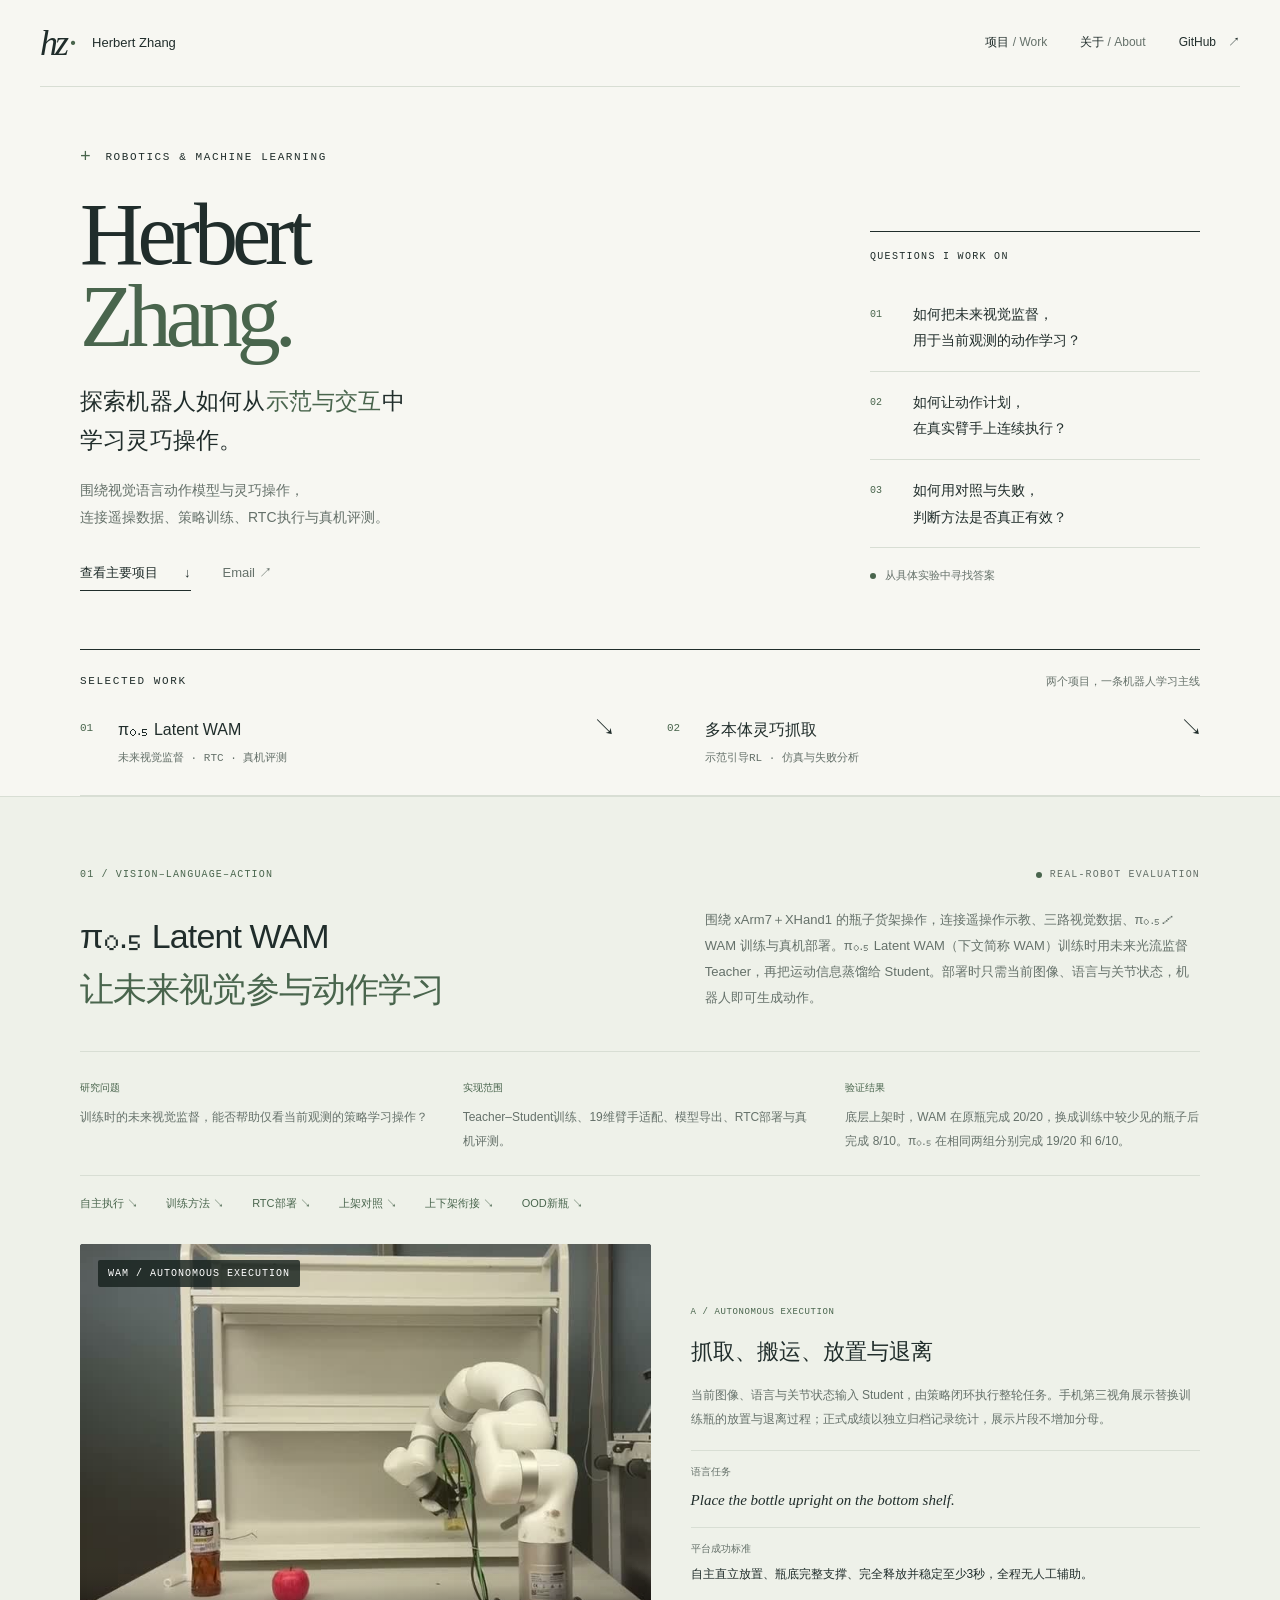
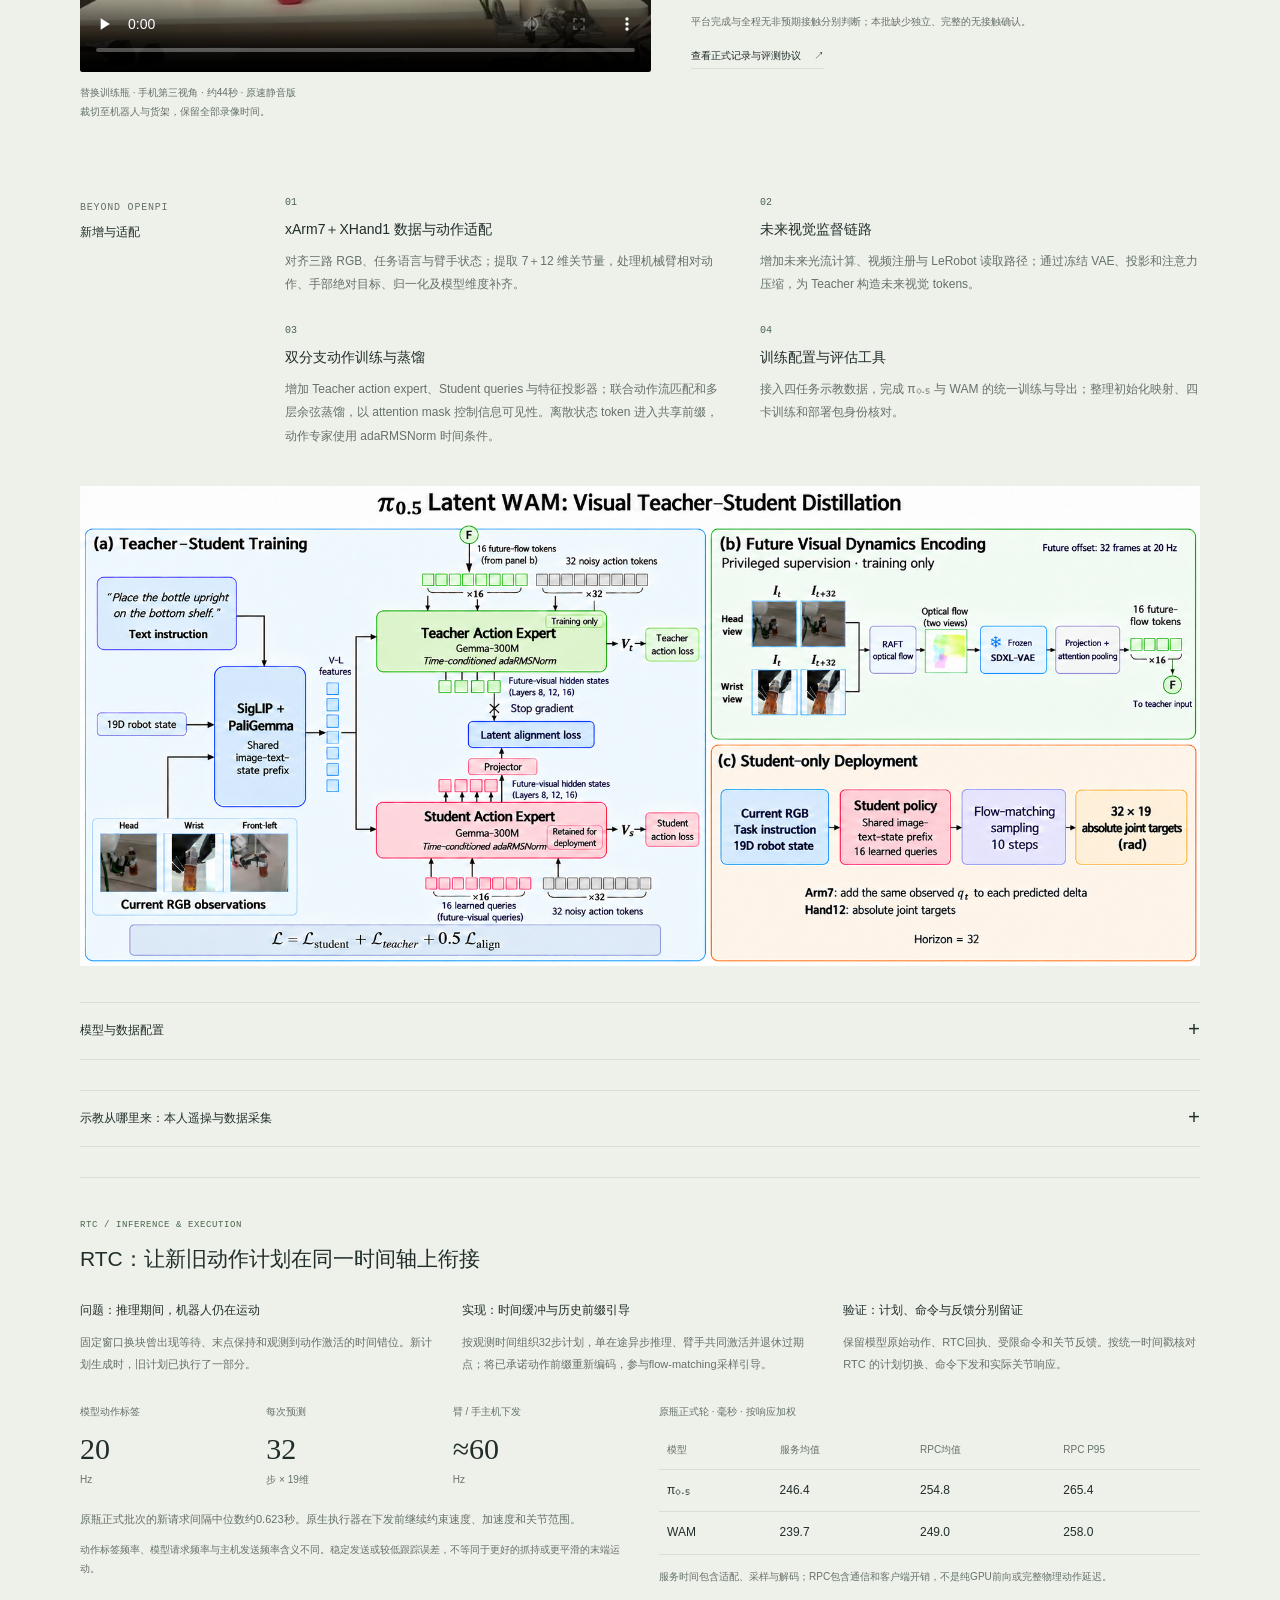
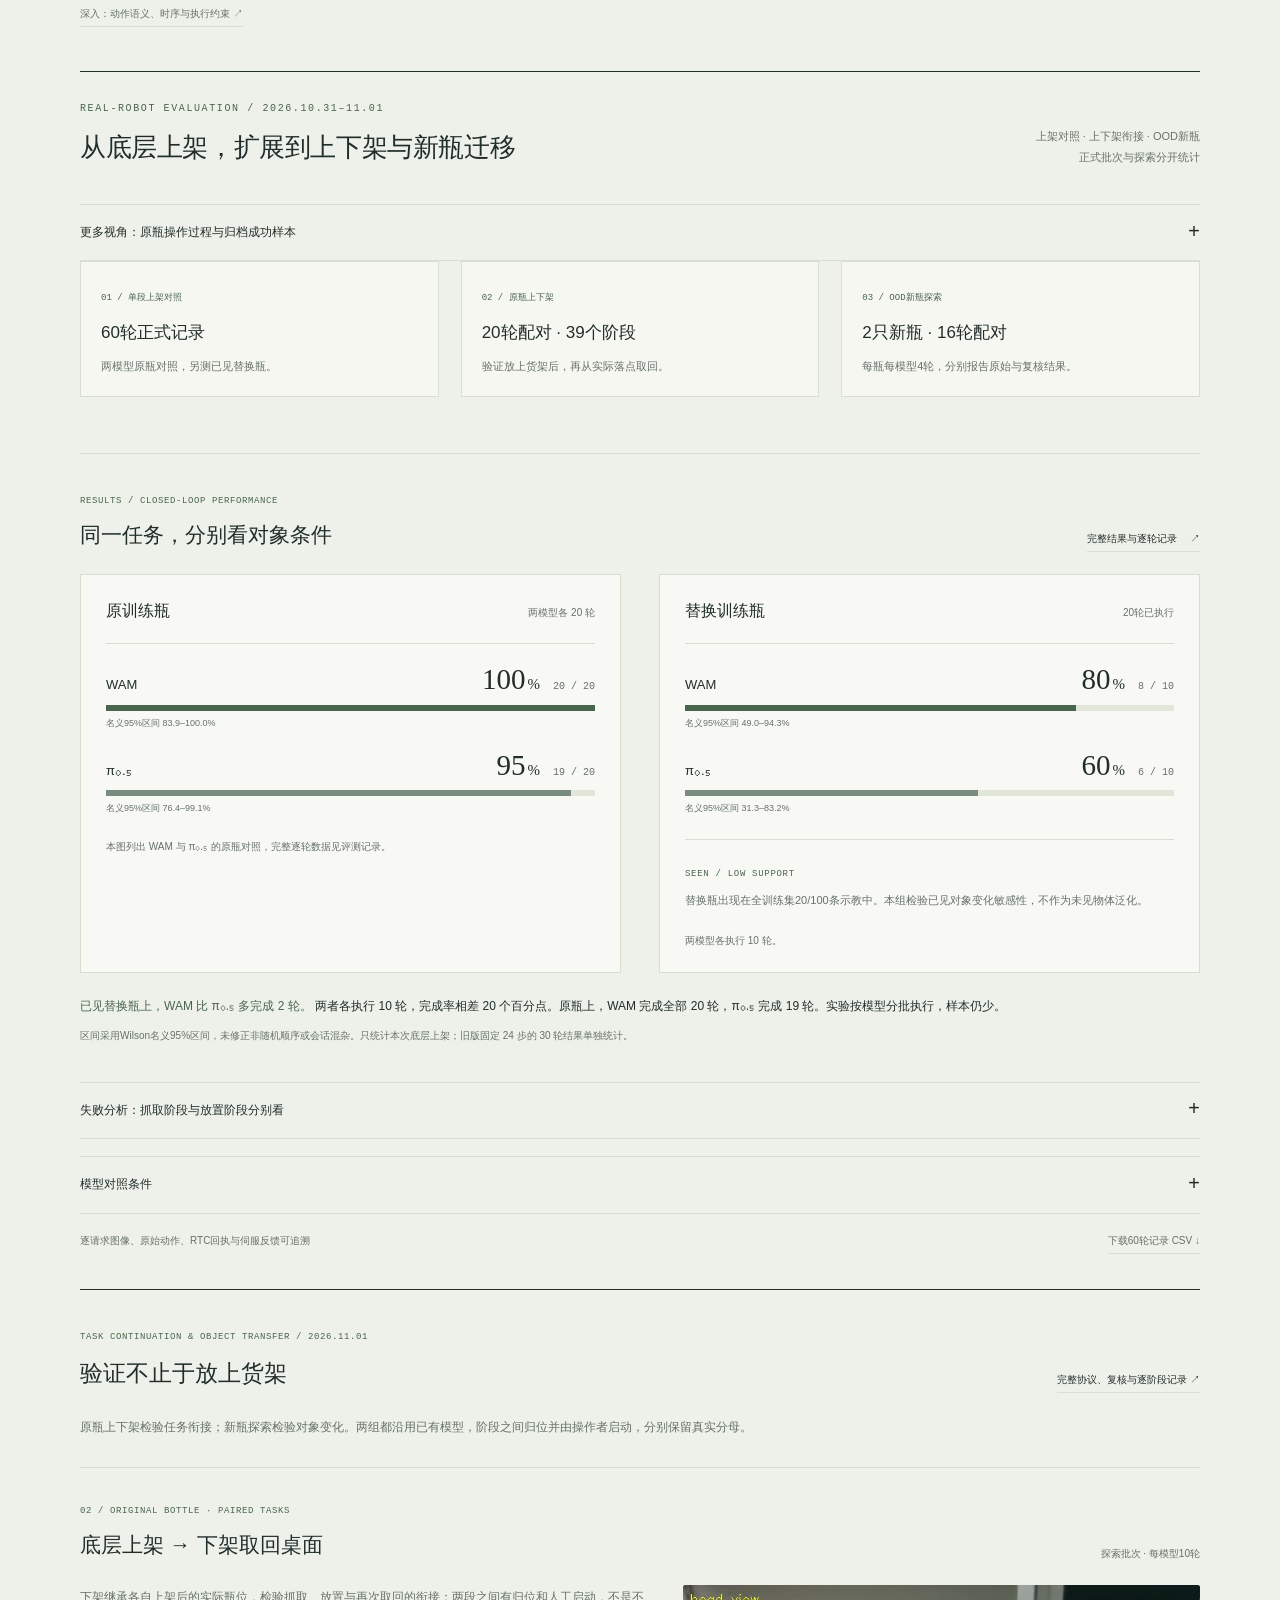
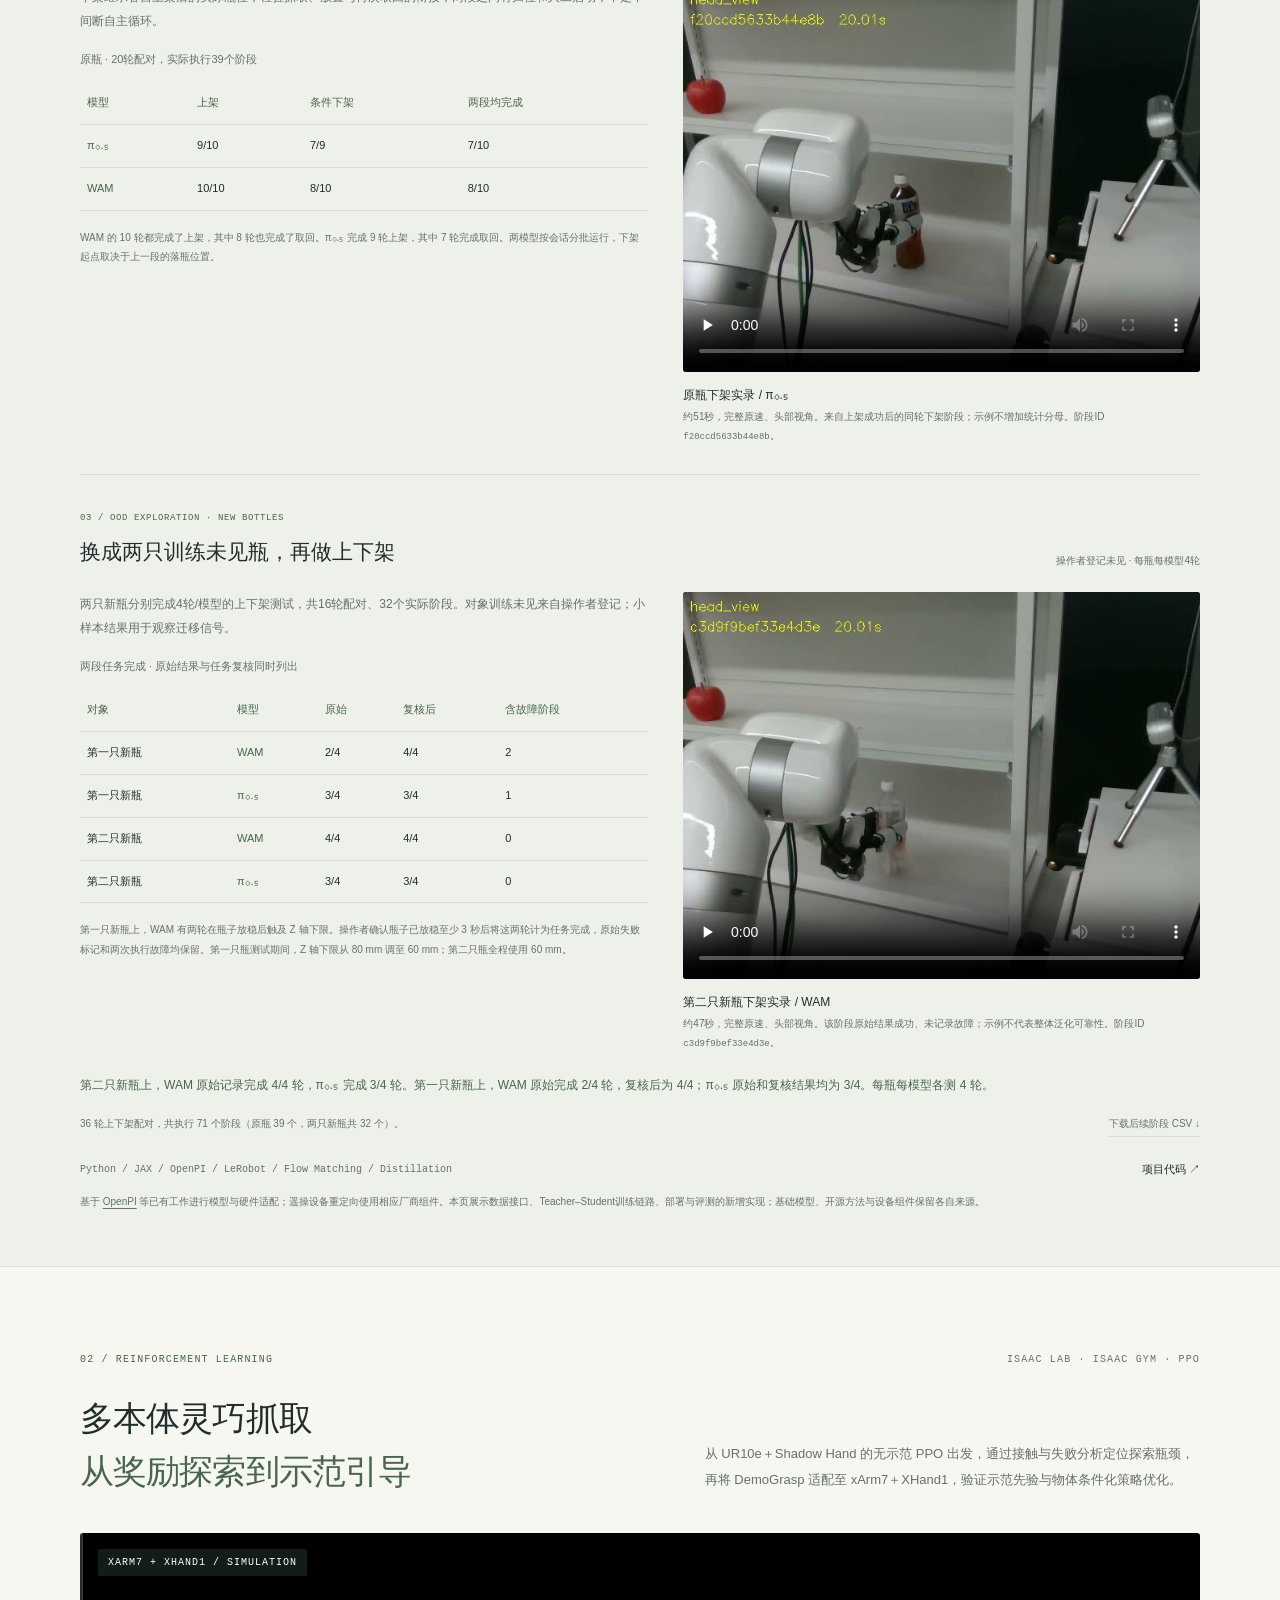
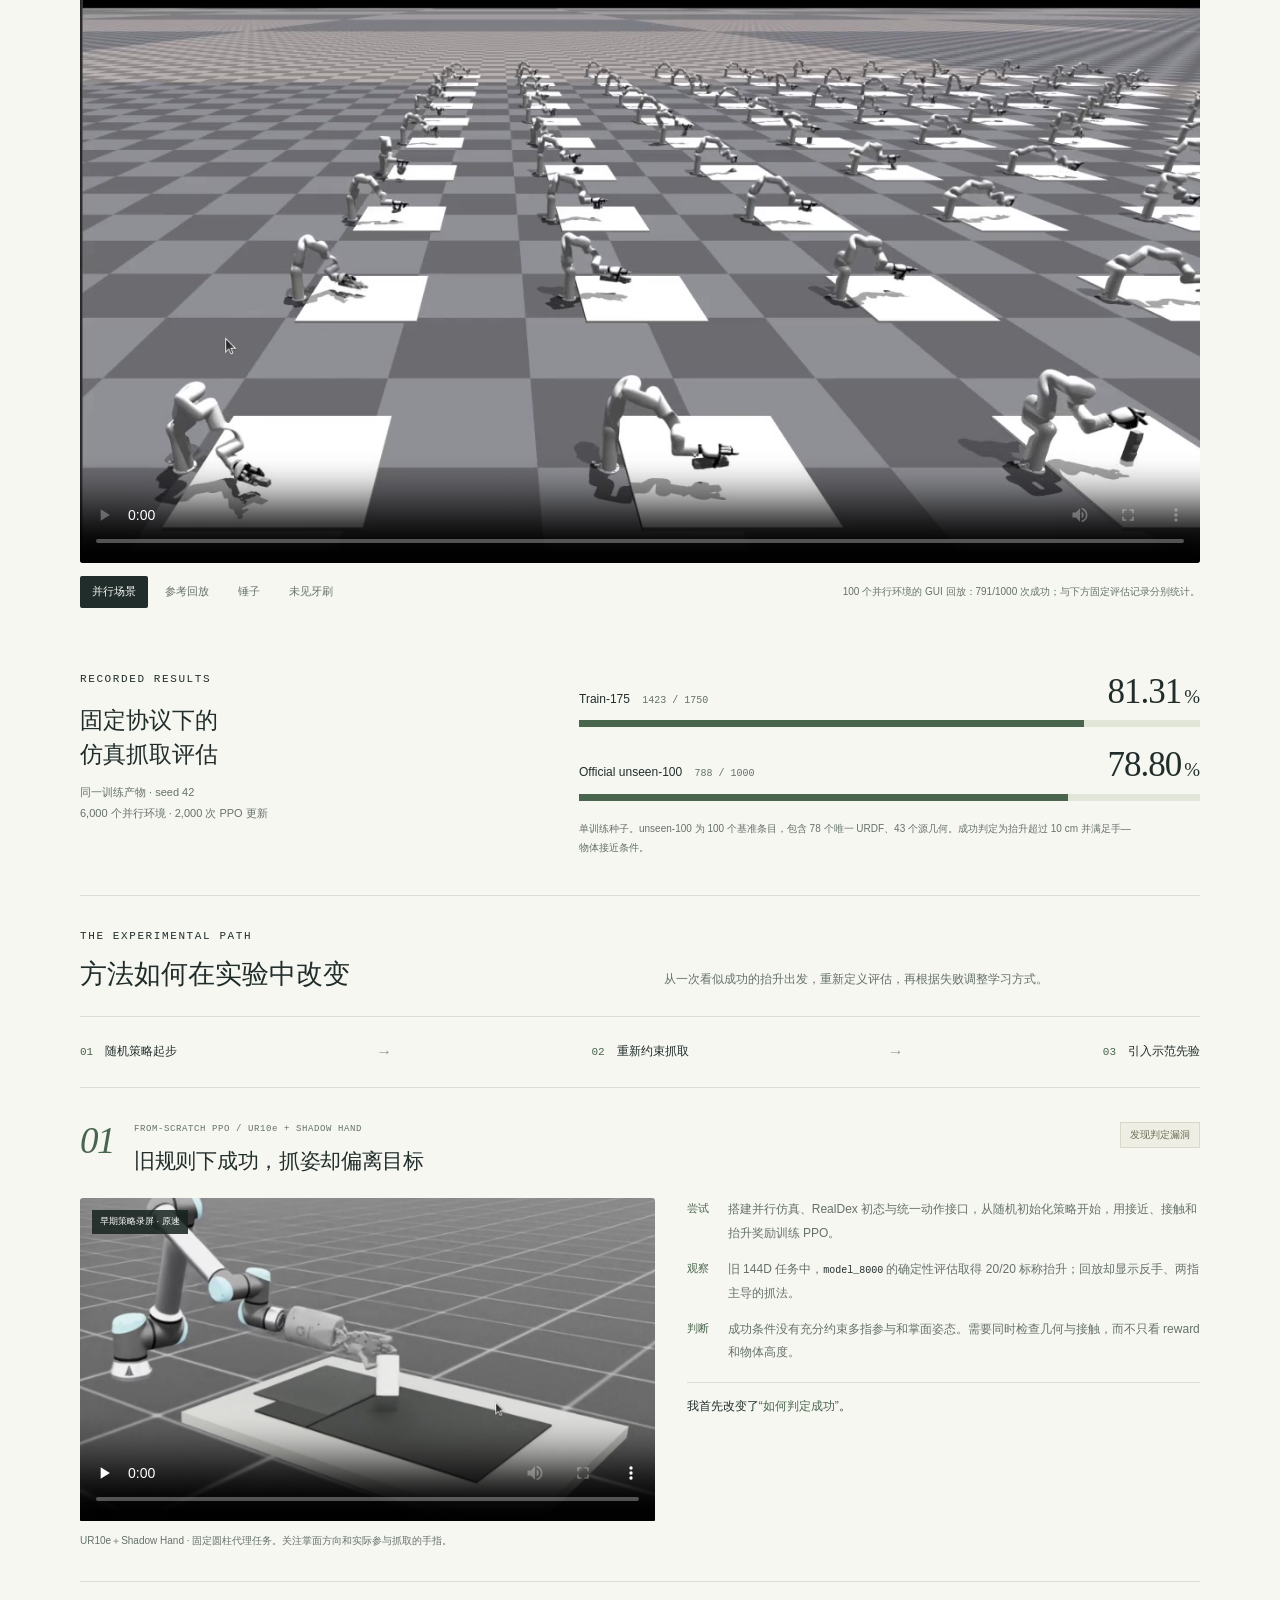
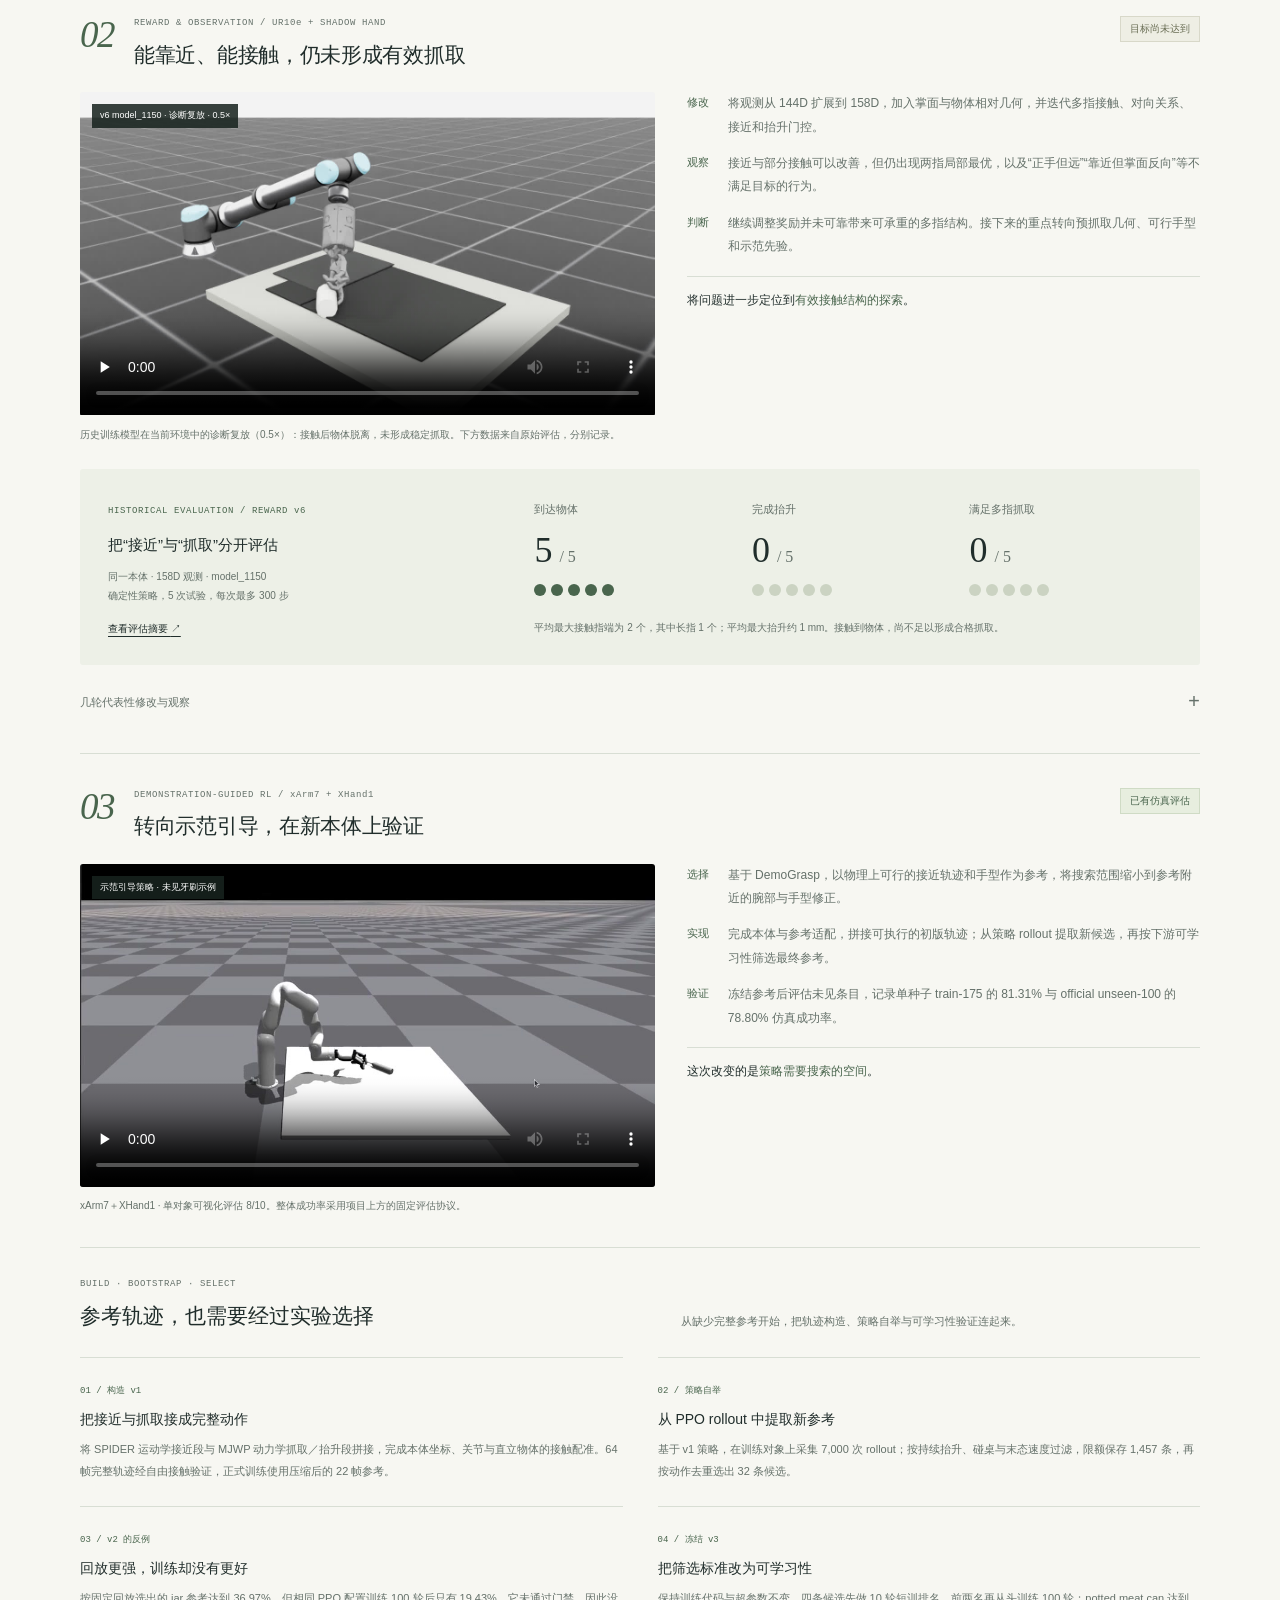
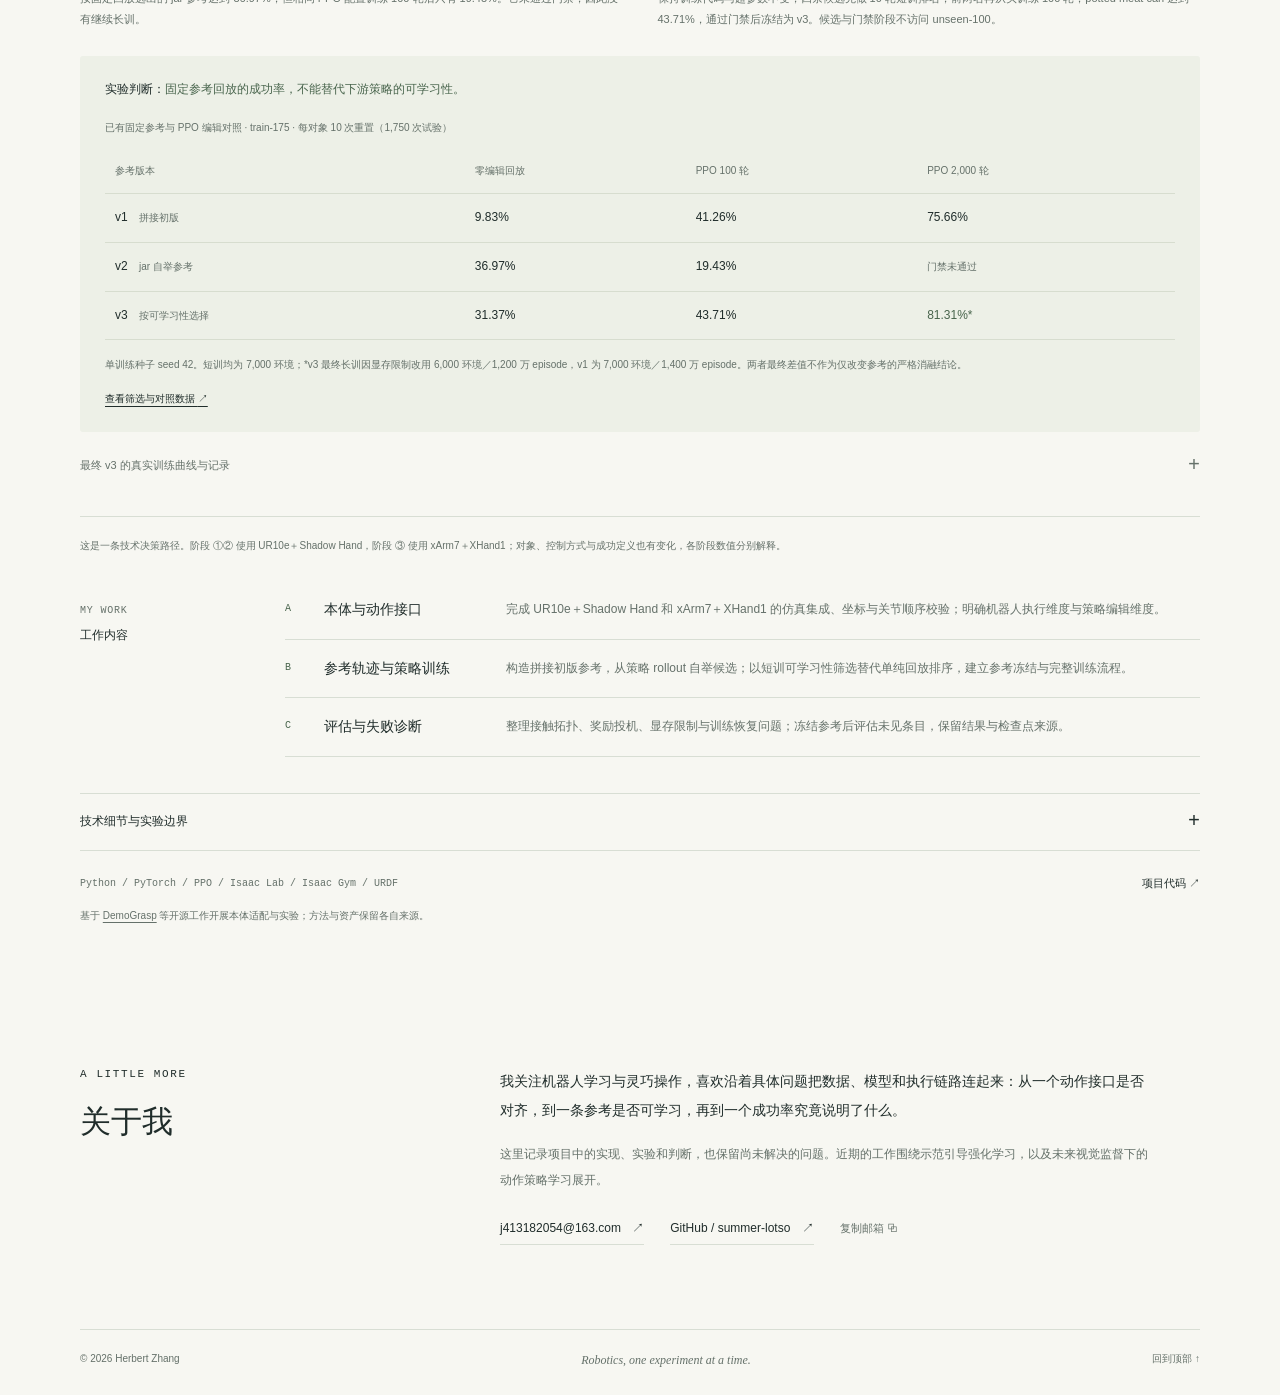
<file: index.html>
<!doctype html>
<html lang="zh-CN">
<head>
  <meta charset="utf-8">
  <meta name="viewport" content="width=device-width,initial-scale=1">
  <meta name="theme-color" content="#f7f7f2">
  <meta name="description" content="Herbert Zhang 的个人项目主页，展示 π₀.₅ Latent WAM 的未来视觉监督、xArm7＋XHand1 真机部署与 RTC，以及示范引导灵巧抓取实验。">
  <meta property="og:title" content="Herbert Zhang｜机器人学习与灵巧操作">
  <meta property="og:description" content="机器人学习与灵巧操作。关于示范、强化学习，以及从视觉到动作的工程实践。">
  <meta property="og:type" content="website">
  <link rel="canonical" href="https://summer-lotso.github.io/">
  <meta property="og:url" content="https://summer-lotso.github.io/">
  <title>Herbert Zhang｜机器人学习与灵巧操作</title>
  <link rel="icon" href="assets/favicon.svg" type="image/svg+xml">
  <link rel="stylesheet" href="styles.css">
  <link rel="stylesheet" href="journey.css">
  <link rel="stylesheet" href="wam-evaluation.css?v=20261117-image-ratio">
  <script src="app.js" defer></script>
</head>
<body id="top">
  <a class="skip-link" href="#main">跳到正文</a>
  <header class="site-header">
    <a class="identity" href="#top" aria-label="Herbert Zhang，返回顶部"><span class="monogram">hz<span>·</span></span><span class="identity-name">Herbert Zhang</span></a>
    <nav aria-label="主导航"><a href="#projects">项目<span class="nav-en"> / Work</span></a><a href="#about">关于<span class="nav-en"> / About</span></a><a class="nav-github" href="https://github.com/summer-lotso" target="_blank" rel="noopener noreferrer">GitHub <span aria-hidden="true">↗</span></a></nav>
  </header>

  <main id="main">
    <section class="hero page-width" aria-labelledby="hero-title">
      <div class="hero-main">
        <p class="eyebrow"><span class="small-cross" aria-hidden="true">+</span> ROBOTICS & MACHINE LEARNING</p>
        <h1 id="hero-title">Herbert<br><span>Zhang.</span></h1>
        <p class="hero-intro">探索机器人如何从<span>示范与交互</span>中<br class="desktop-break">学习灵巧操作。</p>
        <p class="hero-description">围绕视觉语言动作模型与灵巧操作，<br class="desktop-break">连接遥操数据、策略训练、RTC执行与真机评测。</p>
        <div class="hero-links"><a class="text-link" href="#wam">查看主要项目 <span aria-hidden="true">↓</span></a><a class="quiet-link" href="mailto:j413182054@163.com">Email <span aria-hidden="true">↗</span></a></div>
      </div>
      <aside class="hero-aside" aria-label="关注的问题">
        <span class="aside-topline">QUESTIONS I WORK ON</span>
        <div class="research-question"><span>01</span><p>如何把未来视觉监督，<br>用于当前观测的动作学习？</p></div>
        <div class="research-question"><span>02</span><p>如何让动作计划，<br>在真实臂手上连续执行？</p></div>
        <div class="research-question"><span>03</span><p>如何用对照与失败，<br>判断方法是否真正有效？</p></div>
        <div class="aside-foot"><span class="status-dot" aria-hidden="true"></span> 从具体实验中寻找答案</div>
      </aside>
    </section>

    <section class="project-directory page-width" id="projects" aria-label="项目索引">
      <div class="directory-label"><span class="eyebrow">SELECTED WORK</span><span class="directory-count">两个项目，一条机器人学习主线</span></div>
      <div class="directory-items"><a href="#wam"><span class="index-no">01</span><span>π₀.₅ Latent WAM<span class="directory-sub">未来视觉监督 · RTC · 真机评测</span></span><span aria-hidden="true">↘</span></a><a href="#grasping"><span class="index-no">02</span><span>多本体灵巧抓取<span class="directory-sub">示范引导RL · 仿真与失败分析</span></span><span aria-hidden="true">↘</span></a></div>
    </section>

    <section class="wam-band">
      <article class="project page-width" id="wam" aria-labelledby="wam-title">
        <div class="section-kicker"><span>01 / VISION–LANGUAGE–ACTION</span><span class="work-in-progress"><span class="status-dot" aria-hidden="true"></span> REAL-ROBOT EVALUATION</span></div>
        <div class="project-heading"><h2 id="wam-title">π₀.₅ Latent WAM<br><span>让未来视觉参与动作学习</span></h2><p>围绕 xArm7＋XHand1 的瓶子货架操作，连接遥操作示教、三路视觉数据、π₀.₅／WAM 训练与真机部署。π₀.₅ Latent WAM（下文简称 WAM）训练时用未来光流监督 Teacher，再把运动信息蒸馏给 Student。部署时只需当前图像、语言与关节状态，机器人即可生成动作。</p></div>
        <div class="wam-project-brief" aria-label="项目概览"><div><span>研究问题</span><p>训练时的未来视觉监督，能否帮助仅看当前观测的策略学习操作？</p></div><div><span>实现范围</span><p>Teacher–Student训练、19维臂手适配、模型导出、RTC部署与真机评测。</p></div><div><span>验证结果</span><p>底层上架时，WAM 在原瓶完成 20/20，换成训练中较少见的瓶子后完成 8/10。π₀.₅ 在相同两组分别完成 19/20 和 6/10。</p></div></div>
        <nav class="wam-section-nav" aria-label="WAM项目内容"><a href="#wam-demo-title">自主执行 ↘</a><a href="#wam-method">训练方法 ↘</a><a href="#wam-rtc">RTC部署 ↘</a><a href="#wam-evaluation">上架对照 ↘</a><a href="#wam-paired">上下架衔接 ↘</a><a href="#wam-ood">OOD新瓶 ↘</a></nav>

          <section class="wam-demo" aria-labelledby="wam-demo-title">
            <figure class="wam-policy-film"><div class="video-surface"><video id="wam-policy-video" controls playsinline preload="none" width="720" height="540" poster="assets/wam/phone-replacement.jpg" aria-label="WAM自主抓取替换训练瓶并放到底层货架，手机第三视角连续原速录像" aria-describedby="wam-policy-caption"><source src="assets/wam/phone-replacement.mp4" type="video/mp4">可直接<a href="assets/wam/phone-replacement.mp4">打开WAM自主执行录像</a>。</video><span class="video-label">WAM / AUTONOMOUS EXECUTION</span></div><figcaption id="wam-policy-caption">替换训练瓶 · 手机第三视角 · 约44秒 · 原速静音版<br>裁切至机器人与货架，保留全部录像时间。</figcaption></figure>
            <div class="wam-demo-notes"><span class="wam-section-index">A / AUTONOMOUS EXECUTION</span><h4 id="wam-demo-title">抓取、搬运、放置与退离</h4><p>当前图像、语言与关节状态输入 Student，由策略闭环执行整轮任务。手机第三视角展示替换训练瓶的放置与退离过程；正式成绩以独立归档记录统计，展示片段不增加分母。</p><dl class="wam-demo-protocol"><div><dt>语言任务</dt><dd lang="en">Place the bottle upright on the bottom shelf.</dd></div><div><dt>平台成功标准</dt><dd>自主直立放置、瓶底完整支撑、完全释放并稳定至少3秒，全程无人工辅助。</dd></div></dl><p class="wam-small-note">平台完成与全程无非预期接触分别判断；本批缺少独立、完整的无接触确认。</p><a class="wam-inline-link" href="wam-evaluation.html#records">查看正式记录与评测协议 <span aria-hidden="true">↗</span></a></div>
          </section>



        <div class="story-block"><div class="block-label">BEYOND OPENPI<span>新增与适配</span></div><div class="addition-grid"><section><span class="addition-no">01</span><h3>xArm7＋XHand1 数据与动作适配</h3><p>对齐三路 RGB、任务语言与臂手状态；提取 7＋12 维关节量，处理机械臂相对动作、手部绝对目标、归一化及模型维度补齐。</p></section><section><span class="addition-no">02</span><h3>未来视觉监督链路</h3><p>增加未来光流计算、视频注册与 LeRobot 读取路径；通过冻结 VAE、投影和注意力压缩，为 Teacher 构造未来视觉 tokens。</p></section><section><span class="addition-no">03</span><h3>双分支动作训练与蒸馏</h3><p>增加 Teacher action expert、Student queries 与特征投影器；联合动作流匹配和多层余弦蒸馏，以 attention mask 控制信息可见性。离散状态 token 进入共享前缀，动作专家使用 adaRMSNorm 时间条件。</p></section><section><span class="addition-no">04</span><h3>训练配置与评估工具</h3><p>接入四任务示教数据，完成 π₀.₅ 与 WAM 的统一训练与导出；整理初始化映射、四卡训练和部署包身份核对。</p></section></div></div>

        <figure class="wam-architecture-image" id="wam-method">
          <a href="assets/wam/architecture-pi05.png" aria-label="放大查看 π₀.₅ Latent WAM 架构图">
            <img src="assets/wam/architecture-pi05.png" width="1867" height="800" style="display:block;width:100%;height:auto;aspect-ratio:1867 / 800;object-fit:contain" loading="lazy" decoding="async" alt="π₀.₅ Latent WAM 的教师学生训练、未来视觉编码与学生策略部署架构。">
          </a>
        </figure>



        <details class="technical-details"><summary><span>模型与数据配置</span><span class="details-symbol" aria-hidden="true">+</span></summary><div class="details-content"><div><h3>19 维关节动作，32 步预测</h3><p>实际臂手控制量为 19 维，模型接口补齐至 32 维；action horizon 为 32 个时间步。维度与预测长度分别定义。</p></div><div><h3>100 段示范，4 个货架任务</h3><p>当前训练版本包含 68,855 帧、20 Hz 示教，覆盖桌面与底层／中层货架间的往返操作，每任务 25 段。三路当前 RGB、两路未来光流；本轮 100 段均用于训练。</p></div><div><h3>联合优化与特征监督</h3><p>两个分支分别学习动作流匹配目标，在配置层索引 8、12、16 上进行特征对齐。当前视觉路径不使用 force 条件。</p></div></div></details>




<details class="technical-details wam-collection"><summary><span>示教从哪里来：本人遥操与数据采集</span><span class="details-symbol" aria-hidden="true">+</span></summary>
        <section class="teleop-story" id="teleop" aria-labelledby="teleop-title">
          <div class="teleop-heading"><div><p class="eyebrow">TELEOPERATION / DATA COLLECTION</p><h3 id="teleop-title">从本人遥操，到可训练的示教</h3></div><span class="teleop-badge">xArm7 ＋ XHand1</span></div>
          <div class="teleop-layout">
            <figure class="teleop-film">
              <div class="video-surface"><video id="teleop-video" controls playsinline preload="none" poster="assets/teleop-lotso-poster.jpg" width="960" height="540" aria-label="Herbert 使用手柄与 Manus 手套遥操作 xArm7 和 XHand1 的真实演示" aria-describedby="teleop-caption"><source src="assets/teleop-lotso.mp4" type="video/mp4">你的浏览器不支持视频播放，可直接<a href="assets/teleop-lotso.mp4">打开遥操演示视频</a>。</video><span class="video-label">TELEOPERATION / REAL ROBOT</span></div>
              <figcaption id="teleop-caption"><span>本人遥操作实录 · 约 38 秒 · 原速原声</span><span>头像已遮挡</span></figcaption>
            </figure>
            <div class="teleop-notes">
              <p class="teleop-lead">把人的动作，连接到机器人的训练数据。</p>
              <ol class="teleop-chain">
                <li><span>01</span><div><h4>臂手协同</h4><p>Quest 3 左手柄提供机械臂相对位姿，Manus 手套提供手指动作，驱动 xArm7 与 XHand1。</p></div></li>
                <li><span>02</span><div><h4>记录可用示教</h4><p>采集三路 RGB、实测关节状态与实际提交指令，组织录制、成功／失败审核和保存流程。</p></div></li>
                <li><span>03</span><div><h4>衔接策略训练</h4><p>整理为 LeRobot 数据，对齐臂手动作语义，接入 π₀.₅ 与 latent WAM 的训练链路。</p></div></li>
              </ol>
              <a class="teleop-code" href="https://github.com/summer-lotso/xarm7-xhand1-teleop" target="_blank" rel="noopener noreferrer">遥操与数采代码 <span aria-hidden="true">↗</span></a>
            </div>
          </div>
          <p class="teleop-note">本段展示人工遥操作与示教采集。策略自主执行采用独立录像与评测记录展示。</p>
        </section>

</details>

          <section class="wam-system" id="wam-rtc" aria-labelledby="wam-system-title"><div class="wam-subheading"><div><span class="wam-section-index">RTC / INFERENCE &amp; EXECUTION</span><h4 id="wam-system-title">RTC：让新旧动作计划在同一时间轴上衔接</h4></div></div><div class="wam-rtc-story"><div><h5>问题：推理期间，机器人仍在运动</h5><p>固定窗口换块曾出现等待、末点保持和观测到动作激活的时间错位。新计划生成时，旧计划已执行了一部分。</p></div><div><h5>实现：时间缓冲与历史前缀引导</h5><p>按观测时间组织32步计划，单在途异步推理、臂手共同激活并退休过期点；将已承诺动作前缀重新编码，参与flow-matching采样引导。</p></div><div><h5>验证：计划、命令与反馈分别留证</h5><p>保留模型原始动作、RTC回执、受限命令和关节反馈。按统一时间戳核对 RTC 的计划切换、命令下发和实际关节响应。</p></div></div><div class="wam-system-grid"><div class="wam-control-notes"><dl class="wam-control-metrics"><div><dt>模型动作标签</dt><dd>20<span>Hz</span></dd></div><div><dt>每次预测</dt><dd>32<span>步 × 19维</span></dd></div><div><dt>臂 / 手主机下发</dt><dd>≈60<span>Hz</span></dd></div></dl><p>原瓶正式批次的新请求间隔中位数约0.623秒。原生执行器在下发前继续约束速度、加速度和关节范围。</p><p class="wam-small-note">动作标签频率、模型请求频率与主机发送频率含义不同。稳定发送或较低跟踪误差，不等同于更好的抓持或更平滑的末端运动。</p></div><div class="wam-latency"><table><caption>原瓶正式轮 · 毫秒 · 按响应加权</caption><thead><tr><th scope="col">模型</th><th scope="col">服务均值</th><th scope="col">RPC均值</th><th scope="col">RPC P95</th></tr></thead><tbody><tr><th scope="row">π₀.₅</th><td>246.4</td><td>254.8</td><td>265.4</td></tr><tr><th scope="row">WAM</th><td>239.7</td><td>249.0</td><td>258.0</td></tr></tbody></table><p class="wam-small-note">服务时间包含适配、采样与解码；RPC包含通信和客户端开销，不是纯GPU前向或完整物理动作延迟。</p></div></div><p class="wam-small-note"><a class="wam-inline-link" href="wam-evaluation.html#engineering">深入：动作语义、时序与执行约束 ↗</a></p></section>

        <section class="wam-evaluation" id="wam-evaluation" aria-labelledby="wam-evaluation-title">
          <div class="wam-eval-heading"><div><p class="eyebrow">REAL-ROBOT EVALUATION / 2026.10.31–11.01</p><h3 id="wam-evaluation-title">从底层上架，扩展到上下架与新瓶迁移</h3></div><p>上架对照 · 上下架衔接 · OOD新瓶<br>正式批次与探索分开统计</p></div>



<details class="technical-details wam-more-views"><summary><span>更多视角：原瓶操作过程与归档成功样本</span><span class="details-symbol" aria-hidden="true">+</span></summary><div class="wam-failure-grid"><figure><video id="wam-phone-original" controls playsinline preload="none" width="720" height="540" poster="assets/wam/phone-original.jpg" aria-label="WAM原训练瓶操作过程，手机第三视角原速静音版"><source src="assets/wam/phone-original.mp4" type="video/mp4">可直接<a href="assets/wam/phone-original.mp4">打开原瓶过程录像</a>。</video><figcaption><h5>原训练瓶 / 第三视角过程</h5><p>约39秒，连续原速静音版。用于观察抓取与上架过程，不单凭本片段判定释放后稳定终点。</p></figcaption></figure><figure><video id="wam-archived-success" controls playsinline preload="none" width="640" height="480" poster="assets/wam/success.jpg" aria-label="π₀.₅原瓶归档成功轮头部视角"><source src="assets/wam/success.mp4" type="video/mp4">可直接<a href="assets/wam/success.mp4">打开归档成功录像</a>。</video><figcaption><h5>原训练瓶 / π₀.₅ 归档成功样本</h5><p>约41秒，头部视角裁切，保留完整时间。<a href="assets/wam/success-three-view.mp4">查看同一轮三视角记录 ↗</a>；轮ID <code>05301d0970374555</code>。</p></figcaption></figure></div><p class="wam-small-note">手机录像由本人提供并确认使用WAM，未逐条绑定正式轮ID；两类材料分别保留，不据手机片段改写正式统计。</p></details>
          <div class="wam-scope-map" aria-label="三类真机实验"><a href="#wam-performance-title"><span>01 / 单段上架对照</span><strong>60轮正式记录</strong><p>两模型原瓶对照，另测已见替换瓶。</p></a><a href="#wam-paired"><span>02 / 原瓶上下架</span><strong>20轮配对 · 39个阶段</strong><p>验证放上货架后，再从实际落点取回。</p></a><a href="#wam-ood"><span>03 / OOD新瓶探索</span><strong>2只新瓶 · 16轮配对</strong><p>每瓶每模型4轮，分别报告原始与复核结果。</p></a></div>
          <section class="wam-performance" aria-labelledby="wam-performance-title"><div class="wam-subheading"><div><span class="wam-section-index">RESULTS / CLOSED-LOOP PERFORMANCE</span><h4 id="wam-performance-title">同一任务，分别看对象条件</h4></div><a class="wam-inline-link" href="wam-evaluation.html">完整结果与逐轮记录 <span aria-hidden="true">↗</span></a></div><div class="wam-condition-grid">
            <section class="wam-condition"><div class="wam-condition-heading"><h5>原训练瓶</h5><span>两模型各 20 轮</span></div><div class="wam-rate-row" data-condition="original" data-model="pi0_latent_wam" data-success="20" data-trials="20"><div class="wam-rate-top"><span>WAM</span><strong>100<span>%</span><small>20 / 20</small></strong></div><div class="wam-rate-track" aria-hidden="true"><span class="model-pi0_latent_wam" style="width:100%"></span></div><p class="wam-ci">名义95%区间 83.9–100.0%</p></div><div class="wam-rate-row" data-condition="original" data-model="pi0" data-success="19" data-trials="20"><div class="wam-rate-top"><span>π₀.₅</span><strong>95<span>%</span><small>19 / 20</small></strong></div><div class="wam-rate-track" aria-hidden="true"><span class="model-pi0" style="width:95%"></span></div><p class="wam-ci">名义95%区间 76.4–99.1%</p></div><p class="wam-condition-note">本图列出 WAM 与 π₀.₅ 的原瓶对照，完整逐轮数据见评测记录。</p></section>
            <section class="wam-condition"><div class="wam-condition-heading"><h5>替换训练瓶</h5><span>20轮已执行</span></div><div class="wam-rate-row" data-condition="replacement" data-model="pi0_latent_wam" data-success="8" data-trials="10"><div class="wam-rate-top"><span>WAM</span><strong>80<span>%</span><small>8 / 10</small></strong></div><div class="wam-rate-track" aria-hidden="true"><span class="model-pi0_latent_wam" style="width:80%"></span></div><p class="wam-ci">名义95%区间 49.0–94.3%</p></div><div class="wam-rate-row" data-condition="replacement" data-model="pi0" data-success="6" data-trials="10"><div class="wam-rate-top"><span>π₀.₅</span><strong>60<span>%</span><small>6 / 10</small></strong></div><div class="wam-rate-track" aria-hidden="true"><span class="model-pi0" style="width:60%"></span></div><p class="wam-ci">名义95%区间 31.3–83.2%</p></div><div class="wam-object-note"><span>SEEN / LOW SUPPORT</span><p>替换瓶出现在全训练集20/100条示教中。本组检验已见对象变化敏感性，不作为未见物体泛化。</p></div><p class="wam-condition-note">两模型各执行 10 轮。</p></section>
          </div><p class="wam-result-judgment"><strong>已见替换瓶上，WAM 比 π₀.₅ 多完成 2 轮。</strong> 两者各执行 10 轮，完成率相差 20 个百分点。原瓶上，WAM 完成全部 20 轮，π₀.₅ 完成 19 轮。实验按模型分批执行，样本仍少。</p><p class="wam-small-note">区间采用Wilson名义95%区间，未修正非随机顺序或会话混杂。只统计本次底层上架；<a href="wam-evaluation.html#fixed-window">旧版固定 24 步的 30 轮结果</a>单独统计。</p></section>



          <details class="technical-details wam-failure-details"><summary><span>失败分析：抓取阶段与放置阶段分别看</span><span class="details-symbol" aria-hidden="true">+</span></summary><div class="wam-failure-intro"><p>7次主实验失败按原始原因分为抓取2次、放置3次、未标注2次。下面是替换瓶条件下 π₀.₅ 的两条完整失败录像，原成绩保留。</p></div><div class="wam-failure-grid"><figure><video id="wam-failure-grasp" controls playsinline preload="none" width="640" height="480" poster="assets/wam/failure-grasp.jpg" aria-label="π₀.₅替换瓶抓取阶段倒瓶，完整原速失败录像"><source src="assets/wam/failure-grasp.mp4" type="video/mp4">可直接<a href="assets/wam/failure-grasp.mp4">打开抓取失败录像</a>。</video><figcaption><h5>01 / 抓取阶段倒瓶</h5><p>手在桌面接近与抓取时，瓶子偏离直立并倒下，未形成可靠转运。</p></figcaption></figure><figure><video id="wam-failure-place" controls playsinline preload="none" width="640" height="480" poster="assets/wam/failure-place.jpg" aria-label="π₀.₅替换瓶送入货架后未稳定放置，完整原速失败录像"><source src="assets/wam/failure-place.mp4" type="video/mp4">可直接<a href="assets/wam/failure-place.mp4">打开完整放置失败录像</a>。</video><figcaption><h5>02 / 放置附近未稳定</h5><p>瓶子已随手抬起并靠近货架，手退离后未能保持直立。具体滑脱、释放与支撑顺序仍需进一步定位。</p></figcaption></figure></div><p class="wam-small-note">两段均保留完整时间、原速，仅裁出头部视角。本批60轮未记录推理/执行fault或非零手板错误；正常退出不代表任务成功，也不能排除物理接触。</p></details>

          <details class="technical-details wam-comparison"><summary><span>模型对照条件</span><span class="details-symbol" aria-hidden="true">+</span></summary><div class="details-content"><div><h3>已有：整体模型对照</h3><p>WAM与π₀.₅使用同一100条训练数据、checkpoint17999、训练seed42，当前主实验均采用RTC guidance10。比较对象是包含训练目标的整套方法。</p></div></div></details>
          <div class="wam-evidence-footer"><span>逐请求图像、原始动作、RTC回执与伺服反馈可追溯</span><a href="assets/wam/evaluation-trials.csv" download>下载60轮记录 CSV <span aria-hidden="true">↓</span></a></div>
        </section>

        <section class="wam-followup" id="wam-followup" aria-labelledby="wam-followup-title"><div class="wam-subheading"><div><span class="wam-section-index">TASK CONTINUATION &amp; OBJECT TRANSFER / 2026.11.01</span><h3 id="wam-followup-title">验证不止于放上货架</h3></div><a class="wam-inline-link" href="wam-evaluation.html#followup">完整协议、复核与逐阶段记录 ↗</a></div><p class="wam-followup-lead">原瓶上下架检验任务衔接；新瓶探索检验对象变化。两组都沿用已有模型，阶段之间归位并由操作者启动，分别保留真实分母。</p>
        <section class="wam-transfer-case" id="wam-paired" aria-labelledby="wam-paired-title"><div class="wam-transfer-heading"><div><span class="wam-section-index">02 / ORIGINAL BOTTLE · PAIRED TASKS</span><h4 id="wam-paired-title">底层上架 → 下架取回桌面</h4></div><span>探索批次 · 每模型10轮</span></div><div class="wam-transfer-layout"><div><p>下架继承各自上架后的实际瓶位，检验抓取、放置与再次取回的衔接；两段之间有归位和人工启动，不是不间断自主循环。</p><div class="wam-record-scroll" role="region" aria-label="底层上下架分阶段结果" tabindex="0"><table class="wam-record-table"><caption>原瓶 · 20轮配对，实际执行39个阶段</caption><thead><tr><th scope="col">模型</th><th scope="col">上架</th><th scope="col">条件下架</th><th scope="col">两段均完成</th></tr></thead><tbody><tr data-paired-model="pi0"><th scope="row">π₀.₅</th><td>9/10</td><td>7/9</td><td>7/10</td></tr><tr data-paired-model="pi0_latent_wam"><th scope="row">WAM</th><td>10/10</td><td>8/10</td><td>8/10</td></tr></tbody></table></div><p class="wam-small-note">WAM 的 10 轮都完成了上架，其中 8 轮也完成了取回。π₀.₅ 完成 9 轮上架，其中 7 轮完成取回。两模型按会话分批运行，下架起点取决于上一段的落瓶位置。</p></div><figure class="wam-transfer-film"><video id="wam-paired-return-video" controls playsinline preload="none" width="640" height="480" poster="assets/wam/original-bottom-return.jpg" aria-label="π₀.₅原瓶底层下架并放回桌面的完整原速录像"><source src="assets/wam/original-bottom-return.mp4" type="video/mp4">可直接<a href="assets/wam/original-bottom-return.mp4">打开原瓶下架录像</a>。</video><figcaption><strong>原瓶下架实录 / π₀.₅</strong><p>约51秒，完整原速、头部视角。来自上架成功后的同轮下架阶段；示例不增加统计分母。阶段ID <code>f20ccd5633b44e8b</code>。</p></figcaption></figure></div></section>
        <section class="wam-transfer-case" id="wam-ood" aria-labelledby="wam-ood-title"><div class="wam-transfer-heading"><div><span class="wam-section-index">03 / OOD EXPLORATION · NEW BOTTLES</span><h4 id="wam-ood-title">换成两只训练未见瓶，再做上下架</h4></div><span>操作者登记未见 · 每瓶每模型4轮</span></div><div class="wam-transfer-layout"><div><p>两只新瓶分别完成4轮/模型的上下架测试，共16轮配对、32个实际阶段。对象训练未见来自操作者登记；小样本结果用于观察迁移信号。</p><div class="wam-record-scroll" role="region" aria-label="新瓶OOD原始与复核结果" tabindex="0"><table class="wam-record-table"><caption>两段任务完成 · 原始结果与任务复核同时列出</caption><thead><tr><th scope="col">对象</th><th scope="col">模型</th><th scope="col">原始</th><th scope="col">复核后</th><th scope="col">含故障阶段</th></tr></thead><tbody><tr data-ood-condition="new_bottle" data-ood-model="pi0_latent_wam"><td>第一只新瓶</td><th scope="row">WAM</th><td>2/4</td><td>4/4</td><td>2</td></tr><tr data-ood-condition="new_bottle" data-ood-model="pi0"><td>第一只新瓶</td><th scope="row">π₀.₅</th><td>3/4</td><td>3/4</td><td>1</td></tr><tr data-ood-condition="new_bottle_2" data-ood-model="pi0_latent_wam"><td>第二只新瓶</td><th scope="row">WAM</th><td>4/4</td><td>4/4</td><td>0</td></tr><tr data-ood-condition="new_bottle_2" data-ood-model="pi0"><td>第二只新瓶</td><th scope="row">π₀.₅</th><td>3/4</td><td>3/4</td><td>0</td></tr></tbody></table></div><p class="wam-small-note">第一只新瓶上，WAM 有两轮在瓶子放稳后触及 Z 轴下限。操作者确认瓶子已放稳至少 3 秒后将这两轮计为任务完成，原始失败标记和两次执行故障均保留。第一只瓶测试期间，Z 轴下限从 80 mm 调至 60 mm；第二只瓶全程使用 60 mm。</p></div><figure class="wam-transfer-film"><video id="wam-ood-return-video" controls playsinline preload="none" width="640" height="480" poster="assets/wam/new-bottle2-return.jpg" aria-label="WAM 将第二只新瓶从底层货架取回桌面的完整原速录像"><source src="assets/wam/new-bottle2-return.mp4" type="video/mp4">可直接<a href="assets/wam/new-bottle2-return.mp4">打开新瓶下架录像</a>。</video><figcaption><strong>第二只新瓶下架实录 / WAM</strong><p>约47秒，完整原速、头部视角。该阶段原始结果成功、未记录故障；示例不代表整体泛化可靠性。阶段ID <code>c3d9f9bef33e4d3e</code>。</p></figcaption></figure></div><p class="wam-followup-conclusion">第二只新瓶上，WAM 原始记录完成 4/4 轮，π₀.₅ 完成 3/4 轮。第一只新瓶上，WAM 原始完成 2/4 轮，复核后为 4/4；π₀.₅ 原始和复核结果均为 3/4。每瓶每模型各测 4 轮。</p></section><div class="wam-evidence-footer"><span>36 轮上下架配对，共执行 71 个阶段（原瓶 39 个，两只新瓶共 32 个）。</span><a href="assets/wam/followup-stages.csv" download>下载后续阶段 CSV ↓</a></div></section>

        <div class="project-footer"><span class="technology">Python / JAX / OpenPI / LeRobot / Flow Matching / Distillation</span><a href="https://github.com/summer-lotso/xarm7-xhand1-pi0-wam" target="_blank" rel="noopener noreferrer">项目代码 <span aria-hidden="true">↗</span></a></div><p class="attribution">基于 <a href="https://github.com/Physical-Intelligence/openpi" target="_blank" rel="noopener noreferrer">OpenPI</a> 等已有工作进行模型与硬件适配；遥操设备重定向使用相应厂商组件。本页展示数据接口、Teacher–Student训练链路、部署与评测的新增实现；基础模型、开源方法与设备组件保留各自来源。</p>
      </article>
    </section>


    <article class="project page-width" id="grasping" aria-labelledby="grasping-title">
      <div class="section-kicker"><span>02 / REINFORCEMENT LEARNING</span><span>ISAAC LAB · ISAAC GYM · PPO</span></div>
      <div class="project-heading"><h2 id="grasping-title">多本体灵巧抓取<br><span>从奖励探索到示范引导</span></h2><p>从 UR10e＋Shadow Hand 的无示范 PPO 出发，通过接触与失败分析定位探索瓶颈，再将 DemoGrasp 适配至 xArm7＋XHand1，验证示范先验与物体条件化策略优化。</p></div>

      <figure class="showcase">
        <div class="video-surface"><video id="grasp-video" controls playsinline preload="metadata" poster="assets/grasp-grid.jpg" aria-label="xArm7 与 XHand1 并行仿真抓取演示"><source src="assets/grasp-grid.mp4" type="video/mp4">你的浏览器不支持视频播放，可直接<a href="assets/grasp-grid.mp4">打开演示视频</a>。</video><span class="video-label" id="video-label">XARM7 + XHAND1 / SIMULATION</span></div>
        <figcaption><div class="media-tabs" role="group" aria-label="选择抓取演示"><button type="button" class="media-tab is-active" data-video="grid" aria-pressed="true">并行场景</button><button type="button" class="media-tab" data-video="reference" aria-pressed="false">参考回放</button><button type="button" class="media-tab" data-video="hammer" aria-pressed="false">锤子</button><button type="button" class="media-tab" data-video="toothbrush" aria-pressed="false">未见牙刷</button></div><p id="video-caption" aria-live="polite">100 个并行环境的 GUI 回放：791/1000 次成功；与下方固定评估记录分别统计。</p></figcaption>
      </figure>

      <div class="rl-results"><div class="result-intro"><p class="eyebrow">RECORDED RESULTS</p><h3>固定协议下的<br>仿真抓取评估</h3><p>同一训练产物 · seed 42<br>6,000 个并行环境 · 2,000 次 PPO 更新</p></div><div class="result-bars" role="img" aria-label="训练集合成功率 81.31%，1423 次成功，共 1750 次试验。官方未见条目集合成功率 78.80%，788 次成功，共 1000 次试验。"><div class="result-row"><div class="result-row-head"><span>Train-175 <small>1423 / 1750</small></span><strong>81.31<span>%</span></strong></div><div class="result-track"><span style="width:81.31%"></span></div></div><div class="result-row"><div class="result-row-head"><span>Official unseen-100 <small>788 / 1000</small></span><strong>78.80<span>%</span></strong></div><div class="result-track"><span style="width:78.80%"></span></div></div><p class="result-note">单训练种子。unseen-100 为 100 个基准条目，包含 78 个唯一 URDF、43 个源几何。成功判定为抬升超过 10 cm 并满足手—物体接近条件。</p></div></div>

      <section class="learning-journey" id="learning-path" aria-labelledby="journey-title">
        <header class="journey-heading">
          <div><p class="eyebrow">THE EXPERIMENTAL PATH</p><h3 id="journey-title">方法如何在实验中改变</h3></div>
          <p>从一次看似成功的抬升出发，重新定义评估，再根据失败调整学习方式。</p>
        </header>
        <nav class="journey-index" aria-label="实验路径"><a href="#ppo-baseline"><span>01</span> 随机策略起步</a><span class="journey-connector" aria-hidden="true">→</span><a href="#reward-iteration"><span>02</span> 重新约束抓取</a><span class="journey-connector" aria-hidden="true">→</span><a href="#demonstration-prior"><span>03</span> 引入示范先验</a></nav>

        <article class="journey-stage" id="ppo-baseline" aria-labelledby="baseline-title">
          <header class="stage-header"><span class="stage-order">01</span><div><p class="stage-kicker">FROM-SCRATCH PPO / UR10e + SHADOW HAND</p><h4 id="baseline-title">旧规则下成功，抓姿却偏离目标</h4></div><span class="stage-status">发现判定漏洞</span></header>
          <div class="stage-body">
            <figure class="stage-media"><div class="stage-video-wrap"><video controls playsinline preload="none" poster="assets/ppo-baseline.jpg" aria-label="早期 PPO 反手与两指主导的圆柱抓取录屏"><source src="assets/ppo-baseline.mp4" type="video/mp4">可直接<a href="assets/ppo-baseline.mp4">打开早期 PPO 演示</a>。</video><span class="stage-video-label">早期策略录屏 · 原速</span></div><figcaption>UR10e＋Shadow Hand · 固定圆柱代理任务。关注掌面方向和实际参与抓取的手指。</figcaption></figure>
            <div class="stage-narrative"><dl class="experiment-notes"><div><dt>尝试</dt><dd>搭建并行仿真、RealDex 初态与统一动作接口，从随机初始化策略开始，用接近、接触和抬升奖励训练 PPO。</dd></div><div><dt>观察</dt><dd>旧 144D 任务中，<code>model_8000</code> 的确定性评估取得 20/20 标称抬升；回放却显示反手、两指主导的抓法。</dd></div><div><dt>判断</dt><dd>成功条件没有充分约束多指参与和掌面姿态。需要同时检查几何与接触，而不只看 reward 和物体高度。</dd></div></dl><p class="stage-takeaway">我首先改变了<strong>“如何判定成功”</strong>。</p></div>
          </div>
        </article>

        <article class="journey-stage" id="reward-iteration" aria-labelledby="reward-title">
          <header class="stage-header"><span class="stage-order">02</span><div><p class="stage-kicker">REWARD & OBSERVATION / UR10e + SHADOW HAND</p><h4 id="reward-title">能靠近、能接触，仍未形成有效抓取</h4></div><span class="stage-status">目标尚未达到</span></header>
          <div class="stage-body">
            <figure class="stage-media"><div class="stage-video-wrap"><video controls playsinline preload="none" poster="assets/ppo-reward-replay.jpg" aria-label="修改奖励后的 v6 PPO 历史模型在当前环境中的诊断复放"><source src="assets/ppo-reward-replay.mp4" type="video/mp4">可直接<a href="assets/ppo-reward-replay.mp4">打开奖励迭代模型复放</a>。</video><span class="stage-video-label">v6 model_1150 · 诊断复放 · 0.5×</span></div><figcaption>历史训练模型在当前环境中的诊断复放（0.5×）：接触后物体脱离，未形成稳定抓取。下方数据来自原始评估，分别记录。</figcaption></figure>
            <div class="stage-narrative"><dl class="experiment-notes"><div><dt>修改</dt><dd>将观测从 144D 扩展到 158D，加入掌面与物体相对几何，并迭代多指接触、对向关系、接近和抬升门控。</dd></div><div><dt>观察</dt><dd>接近与部分接触可以改善，但仍出现两指局部最优，以及“正手但远”“靠近但掌面反向”等不满足目标的行为。</dd></div><div><dt>判断</dt><dd>继续调整奖励并未可靠带来可承重的多指结构。接下来的重点转向预抓取几何、可行手型和示范先验。</dd></div></dl><p class="stage-takeaway">将问题进一步定位到<strong>有效接触结构的探索</strong>。</p></div>
          </div>
          <div class="historical-evidence"><div class="evidence-description"><span class="eyebrow">HISTORICAL EVALUATION / REWARD v6</span><h5>把“接近”与“抓取”分开评估</h5><p>同一本体 · 158D 观测 · model_1150<br>确定性策略，5 次试验，每次最多 300 步</p><a class="evidence-link" href="assets/ppo-reward-evidence.json" target="_blank" rel="noopener noreferrer">查看评估摘要 <span aria-hidden="true">↗</span></a></div><div class="evidence-outcomes"><div class="evidence-outcome"><span>到达物体</span><strong>5 <small>/ 5</small></strong><span class="trial-marks" aria-label="5次均到达"><i></i><i></i><i></i><i></i><i></i></span></div><div class="evidence-outcome"><span>完成抬升</span><strong>0 <small>/ 5</small></strong><span class="trial-marks unmet" aria-label="5次均未抬升"><i></i><i></i><i></i><i></i><i></i></span></div><div class="evidence-outcome"><span>满足多指抓取</span><strong>0 <small>/ 5</small></strong><span class="trial-marks unmet" aria-label="5次均未满足多指抓取"><i></i><i></i><i></i><i></i><i></i></span></div><p>平均最大接触指端为 2 个，其中长指 1 个；平均最大抬升约 1 mm。接触到物体，尚不足以形成合格抓取。</p></div></div>
          <details class="reward-notes"><summary><span>几轮代表性修改与观察</span><span class="details-symbol" aria-hidden="true">+</span></summary><div class="reward-attempts"><div><h5>强化掌面方向</h5><p>掌面可以转正，但策略可能停在离物体较远的位置，获得姿态奖励。</p></div><div><h5>加强指尖接近</h5><p>指尖距离缩短时，掌面又可能转向背面；接近与姿态约束出现冲突。</p></div><div><h5>细化接触与抬升门控</h5><p>区分近距离几何、真实接触与对向力，减少门控被利用；严格抓取仍未稳定达成。</p></div></div><p class="reward-notes-source">以上来自不同版本的实验诊断，用于说明路线调整，未作为同预算的独立消融对照。</p></details>
        </article>

        <article class="journey-stage" id="demonstration-prior" aria-labelledby="demonstration-title">
          <header class="stage-header"><span class="stage-order">03</span><div><p class="stage-kicker">DEMONSTRATION-GUIDED RL / xArm7 + XHand1</p><h4 id="demonstration-title">转向示范引导，在新本体上验证</h4></div><span class="stage-status stage-status-result">已有仿真评估</span></header>
          <div class="stage-body"><figure class="stage-media"><div class="stage-video-wrap"><video controls playsinline preload="none" poster="assets/grasp-toothbrush.jpg" aria-label="示范引导的 xArm7 与 XHand1 未见牙刷抓取演示"><source src="assets/grasp-toothbrush.mp4" type="video/mp4">可直接<a href="assets/grasp-toothbrush.mp4">打开示范引导抓取演示</a>。</video><span class="stage-video-label">示范引导策略 · 未见牙刷示例</span></div><figcaption>xArm7＋XHand1 · 单对象可视化评估 8/10。整体成功率采用项目上方的固定评估协议。</figcaption></figure><div class="stage-narrative"><dl class="experiment-notes"><div><dt>选择</dt><dd>基于 DemoGrasp，以物理上可行的接近轨迹和手型作为参考，将搜索范围缩小到参考附近的腕部与手型修正。</dd></div><div><dt>实现</dt><dd>完成本体与参考适配，拼接可执行的初版轨迹；从策略 rollout 提取新候选，再按下游可学习性筛选最终参考。</dd></div><div><dt>验证</dt><dd>冻结参考后评估未见条目，记录单种子 train-175 的 81.31% 与 official unseen-100 的 78.80% 仿真成功率。</dd></div></dl><p class="stage-takeaway">这次改变的是<strong>策略需要搜索的空间</strong>。</p></div></div>

          <section class="reference-study" id="reference-selection" aria-labelledby="reference-study-title">
            <div class="reference-heading"><div><p class="stage-kicker">BUILD · BOOTSTRAP · SELECT</p><h5 id="reference-study-title">参考轨迹，也需要经过实验选择</h5></div><p>从缺少完整参考开始，把轨迹构造、策略自举与可学习性验证连起来。</p></div>
            <ol class="reference-steps">
              <li><span class="reference-step-label">01 / 构造 v1</span><h6>把接近与抓取接成完整动作</h6><p>将 SPIDER 运动学接近段与 MJWP 动力学抓取／抬升段拼接，完成本体坐标、关节与直立物体的接触配准。64 帧完整轨迹经自由接触验证，正式训练使用压缩后的 22 帧参考。</p></li>
              <li><span class="reference-step-label">02 / 策略自举</span><h6>从 PPO rollout 中提取新参考</h6><p>基于 v1 策略，在训练对象上采集 7,000 次 rollout；按持续抬升、碰桌与末态速度过滤，限额保存 1,457 条，再按动作去重选出 32 条候选。</p></li>
              <li><span class="reference-step-label">03 / v2 的反例</span><h6>回放更强，训练却没有更好</h6><p>按固定回放选出的 jar 参考达到 36.97%，但相同 PPO 配置训练 100 轮后只有 19.43%。它未通过门禁，因此没有继续长训。</p></li>
              <li><span class="reference-step-label">04 / 冻结 v3</span><h6>把筛选标准改为可学习性</h6><p>保持训练代码与超参数不变，四条候选先做 10 轮短训排名，前两名再从头训练 100 轮；potted meat can 达到 43.71%，通过门禁后冻结为 v3。候选与门禁阶段不访问 unseen-100。</p></li>
            </ol>
            <div class="reference-comparison">
              <p class="reference-insight">实验判断：<strong>固定参考回放的成功率，不能替代下游策略的可学习性。</strong></p>
              <div class="reference-table-wrap" role="region" aria-label="参考与策略评估对照" tabindex="0"><table class="reference-table"><caption>已有固定参考与 PPO 编辑对照 · train-175 · 每对象 10 次重置（1,750 次试验）</caption><thead><tr><th scope="col">参考版本</th><th scope="col">零编辑回放</th><th scope="col">PPO 100 轮</th><th scope="col">PPO 2,000 轮</th></tr></thead><tbody><tr><th scope="row">v1 <span>拼接初版</span></th><td>9.83%</td><td>41.26%</td><td>75.66%</td></tr><tr><th scope="row">v2 <span>jar 自举参考</span></th><td>36.97%</td><td>19.43%</td><td class="reference-na">门禁未通过</td></tr><tr><th scope="row">v3 <span>按可学习性选择</span></th><td>31.37%</td><td>43.71%</td><td><strong>81.31%*</strong></td></tr></tbody></table></div>
              <p class="reference-protocol">单训练种子 seed 42。短训均为 7,000 环境；*v3 最终长训因显存限制改用 6,000 环境／1,200 万 episode，v1 为 7,000 环境／1,400 万 episode。两者最终差值不作为仅改变参考的严格消融结论。</p>
              <a class="evidence-link" href="assets/xhand-reference-evidence.json" target="_blank" rel="noopener noreferrer">查看筛选与对照数据 <span aria-hidden="true">↗</span></a>
            </div>
            <details class="reward-notes training-evidence"><summary><span>最终 v3 的真实训练曲线与记录</span><span class="details-symbol" aria-hidden="true">+</span></summary><figure><img src="assets/xhand-v3-training.svg" loading="lazy" width="1050" height="310" alt="最终 v3 的2000轮在线训练成功率与策略平均动作噪声曲线"><figcaption>TensorBoard 原始记录 · seed 42 · 6,000 环境 · 日志 iteration 0–1999。成功率浅线为逐轮值，深线为 50 轮移动均值；这是在线训练统计，与固定协议评估分别解释。</figcaption></figure><p class="reward-notes-source">run: <code>full_xhand_v3_seed42_restart2_iter2000</code>。另保留 value loss 与 surrogate loss 的全部原始记录。</p><a class="evidence-link" href="assets/xhand-v3-training.csv" download>下载 2,000 轮训练数据（CSV） <span aria-hidden="true">↓</span></a></details>
          </section>
        </article>
        <p class="journey-boundary">这是一条技术决策路径。阶段 ①② 使用 UR10e＋Shadow Hand，阶段 ③ 使用 xArm7＋XHand1；对象、控制方式与成功定义也有变化，各阶段数值分别解释。</p>
      </section>

      <div class="story-block contribution-block"><div class="block-label">MY WORK<span>工作内容</span></div><div class="contribution-list"><div><span>A</span><h3>本体与动作接口</h3><p>完成 UR10e＋Shadow Hand 和 xArm7＋XHand1 的仿真集成、坐标与关节顺序校验；明确机器人执行维度与策略编辑维度。</p></div><div><span>B</span><h3>参考轨迹与策略训练</h3><p>构造拼接初版参考，从策略 rollout 自举候选；以短训可学习性筛选替代单纯回放排序，建立参考冻结与完整训练流程。</p></div><div><span>C</span><h3>评估与失败诊断</h3><p>整理接触拓扑、奖励投机、显存限制与训练恢复问题；冻结参考后评估未见条目，保留结果与检查点来源。</p></div></div></div>

      <details class="technical-details"><summary><span>技术细节与实验边界</span><span class="details-symbol" aria-hidden="true">+</span></summary><div class="details-content"><div><h3>两层动作语义</h3><p>xArm7＋XHand1 有 19 个驱动关节（7＋12）；主线策略在每个 episode 起始编辑参考，实际消费 18 维参数（6 维腕部位姿＋12 维手型），再执行生成的参考轨迹。</p></div><div><h3>为什么改变方法</h3><p>无示范 PPO 的旧规则曾得到 20/20 的数值成功，但可视化发现不合理接触。严格的人类式抓取任务未解决，后续转向示范引导。两套任务的成功率不直接横向比较。</p></div><div><h3>可学习性筛选</h3><p>参考筛选依次经过固定回放、10 轮短训、100 轮门控，再进行 2,000 轮完整训练。候选选择期间不访问 unseen-100。</p></div><div><h3>结果适用范围</h3><p>以上是仿真中的抬升与接近判定，尚不证明持续持握、抗扰动、完整放置或真实机器人迁移。可视化样本与固定评估分别统计。</p></div><div><h3>两种 PPO 决策粒度</h3><p>早期策略逐步输出臂手控制量；DemoGrasp 在每回合开始编辑一次参考，随后由控制器执行轨迹。策略决策步与物理仿真步分别计数。</p></div><div><h3>单次编辑如何优化</h3><p>当前 PPOOneStep 实现将终局成功及碰撞约束形成的回报作为 return，以 r − V(s) 构造并标准化 advantage，再进行 PPO 裁剪更新；这里没有使用多步 GAE。</p></div><div><h3>训练与恢复的工程细节</h3><p>跟踪策略损失、价值损失、动作噪声与任务成功率。最终训练采用 6,000 个并行环境；仅加载模型权重的 warm start 与恢复完整优化状态分别处理。</p></div></div></details>
      <div class="project-footer"><span class="technology">Python / PyTorch / PPO / Isaac Lab / Isaac Gym / URDF</span><a href="https://github.com/summer-lotso/DemoGrasp" target="_blank" rel="noopener noreferrer">项目代码 <span aria-hidden="true">↗</span></a></div>
      <p class="attribution">基于 <a href="https://github.com/BeingBeyond/DemoGrasp" target="_blank" rel="noopener noreferrer">DemoGrasp</a> 等开源工作开展本体适配与实验；方法与资产保留各自来源。</p>
    </article>

    <section class="about page-width" id="about" aria-labelledby="about-title"><div><p class="eyebrow">A LITTLE MORE</p><h2 id="about-title">关于我</h2></div><div class="about-body"><p>我关注机器人学习与灵巧操作，喜欢沿着具体问题把数据、模型和执行链路连起来：从一个动作接口是否对齐，到一条参考是否可学习，再到一个成功率究竟说明了什么。</p><p>这里记录项目中的实现、实验和判断，也保留尚未解决的问题。近期的工作围绕示范引导强化学习，以及未来视觉监督下的动作策略学习展开。</p><div class="contact-links"><a href="mailto:j413182054@163.com">j413182054@163.com <span aria-hidden="true">↗</span></a><a href="https://github.com/summer-lotso" target="_blank" rel="noopener noreferrer">GitHub / summer-lotso <span aria-hidden="true">↗</span></a><button type="button" id="copy-email">复制邮箱 <span aria-hidden="true">⧉</span></button></div><span class="copy-status" id="copy-status" role="status" aria-live="polite"></span></div></section>
  </main>

  <footer class="site-footer page-width"><span>© <span id="year">2026</span> Herbert Zhang</span><span>Robotics, one experiment at a time.</span><a href="#top">回到顶部 <span aria-hidden="true">↑</span></a></footer>
</body>
</html>
</file>
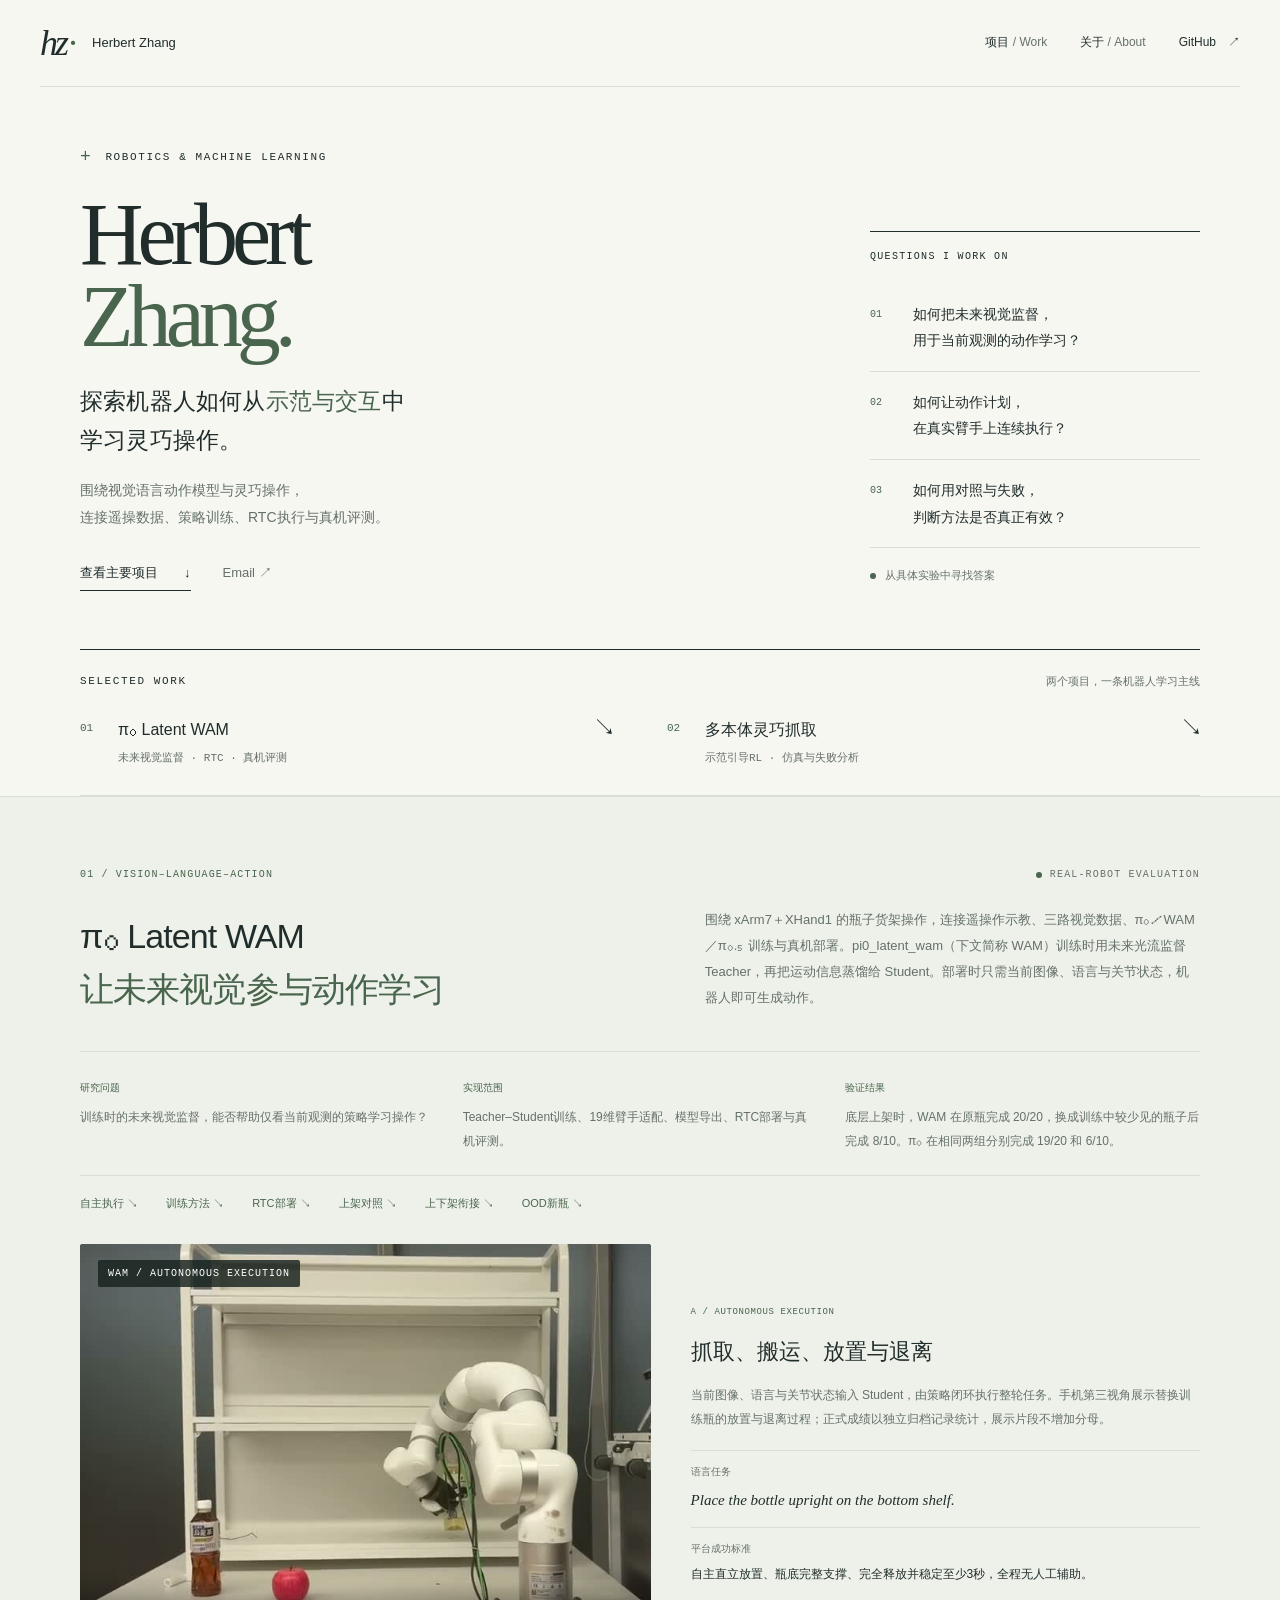
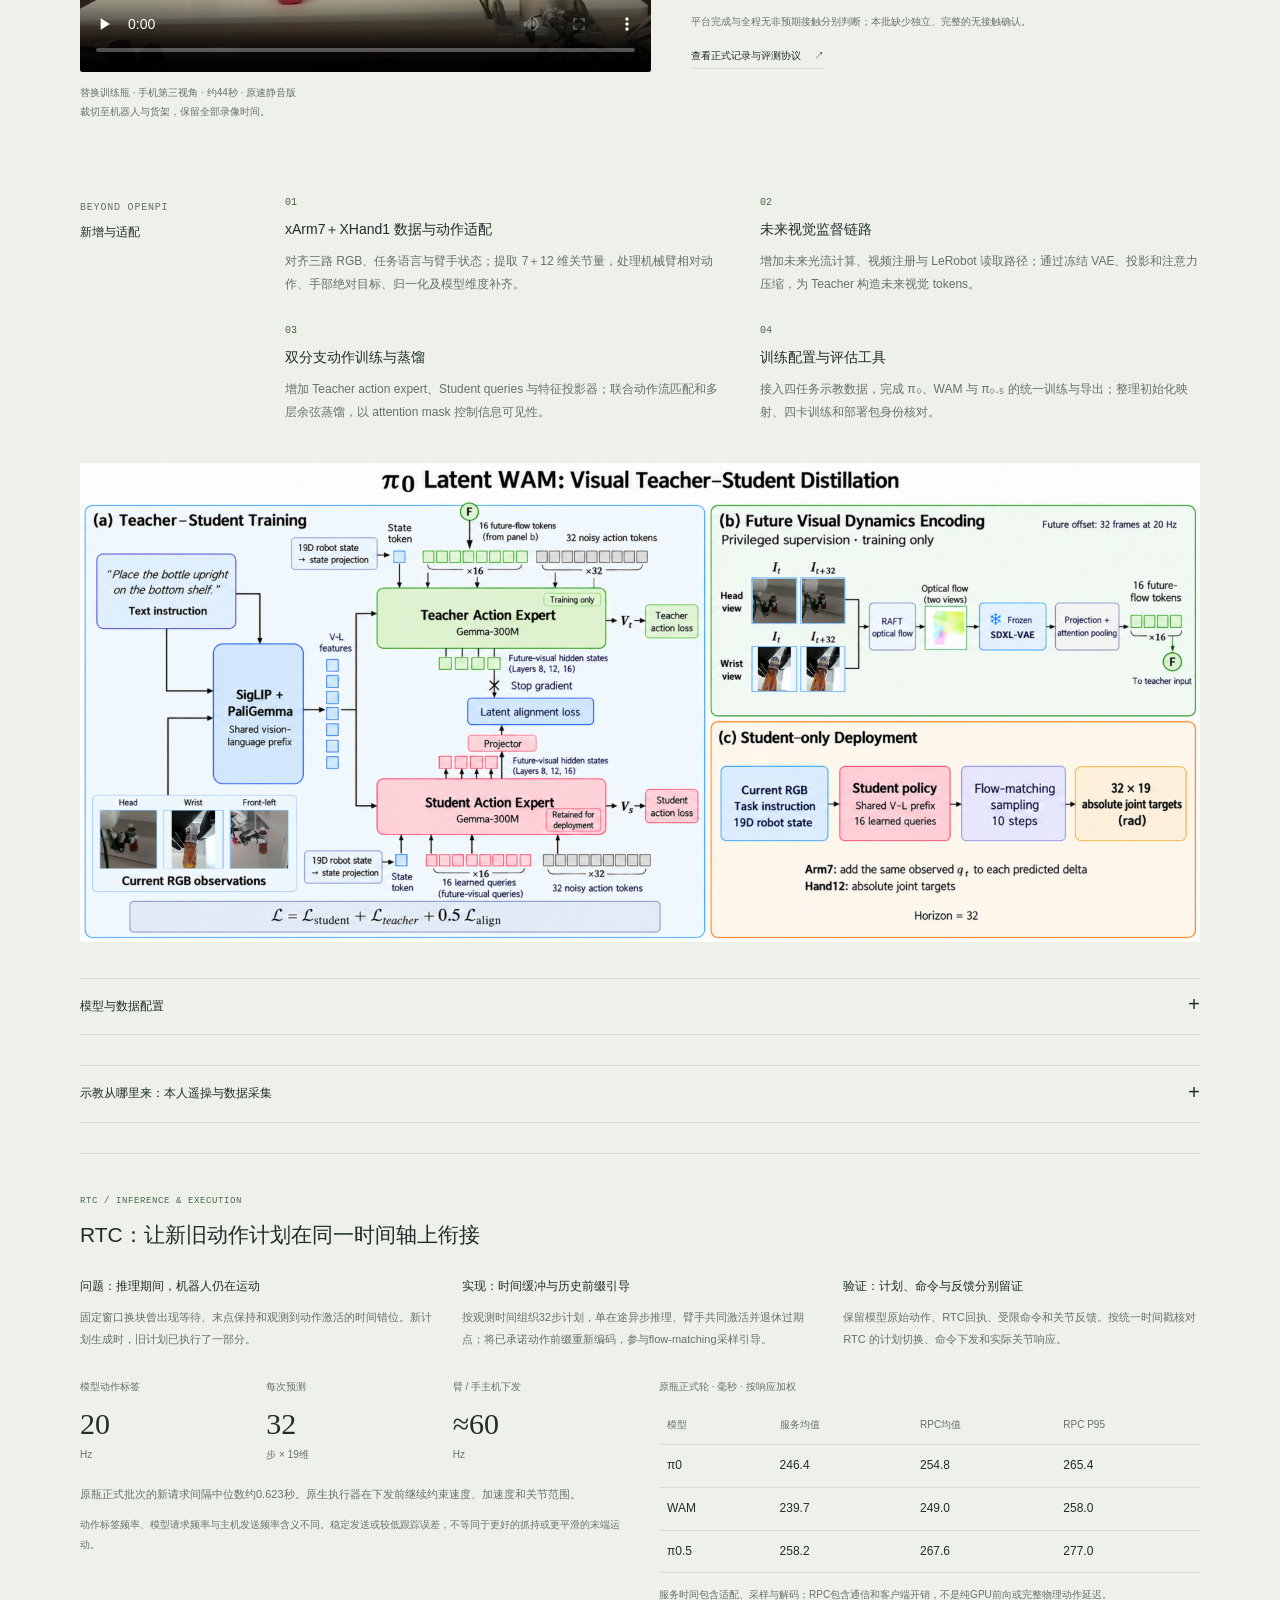
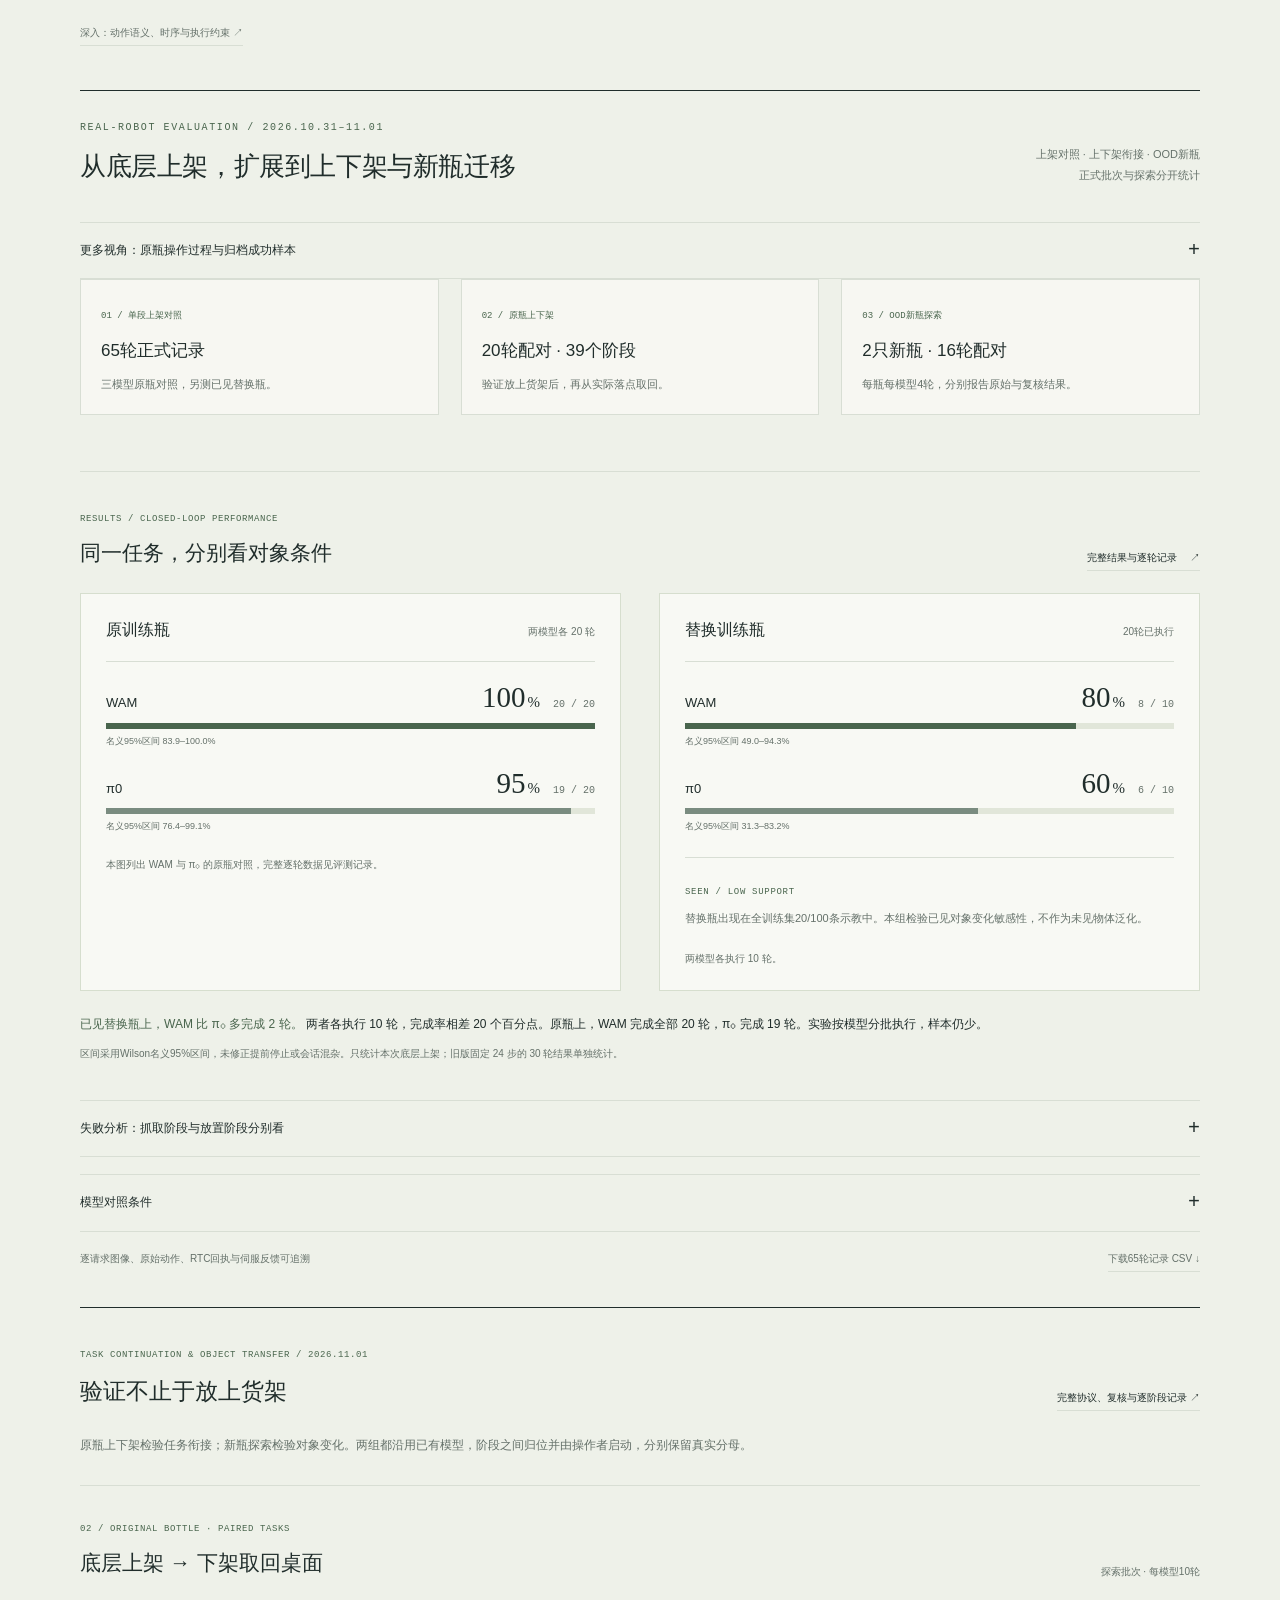
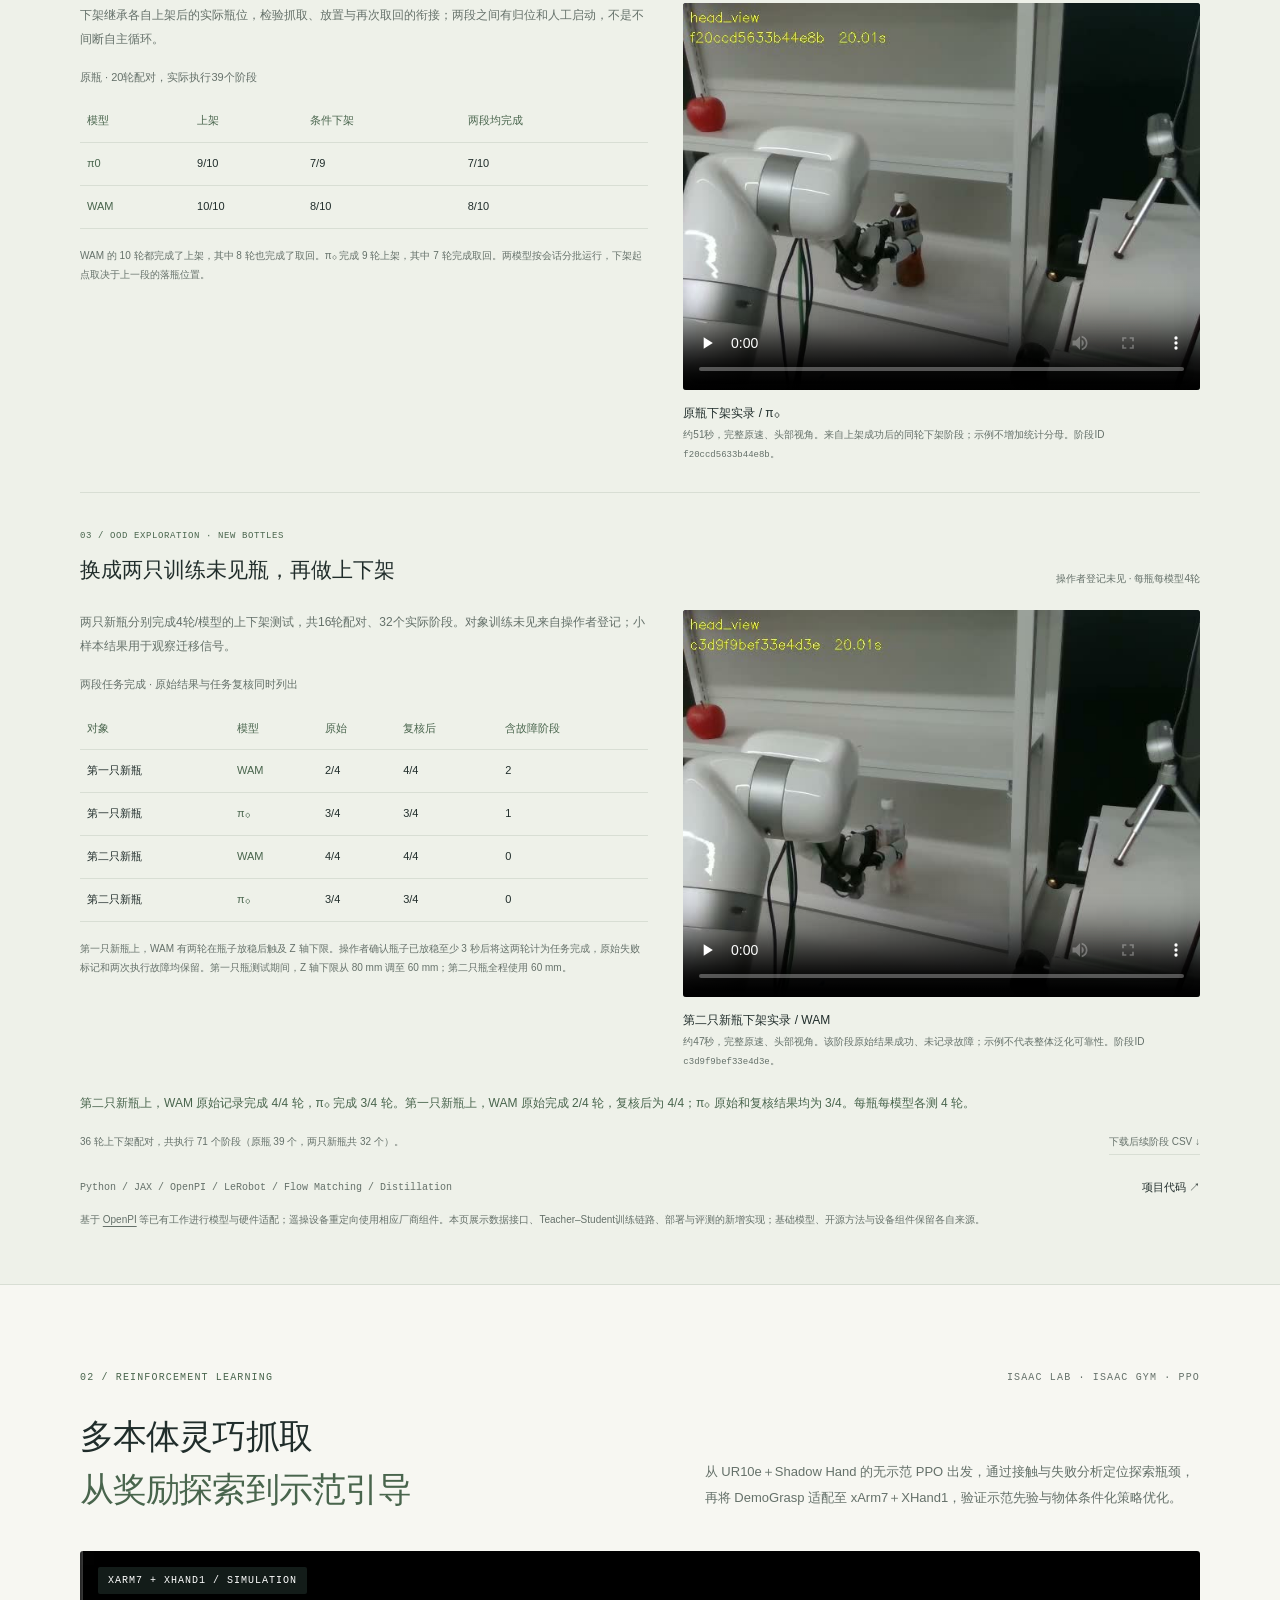
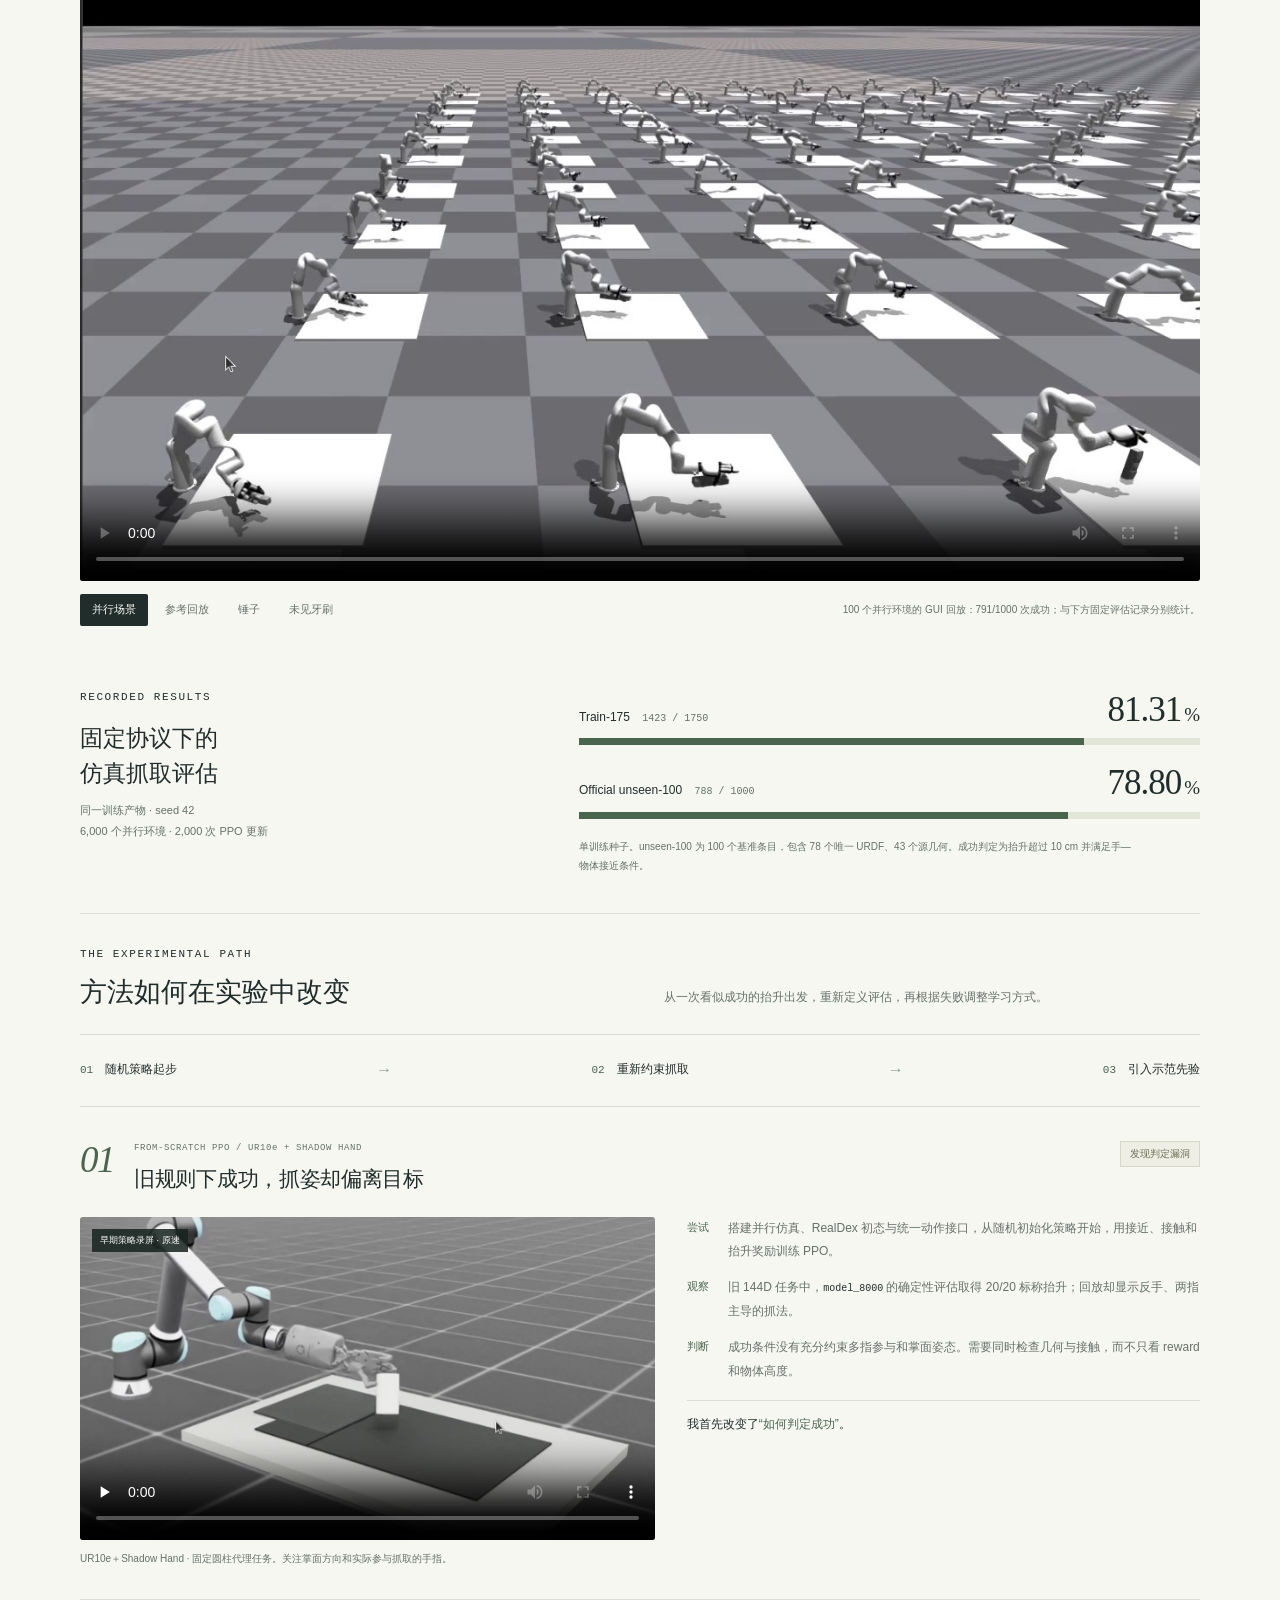
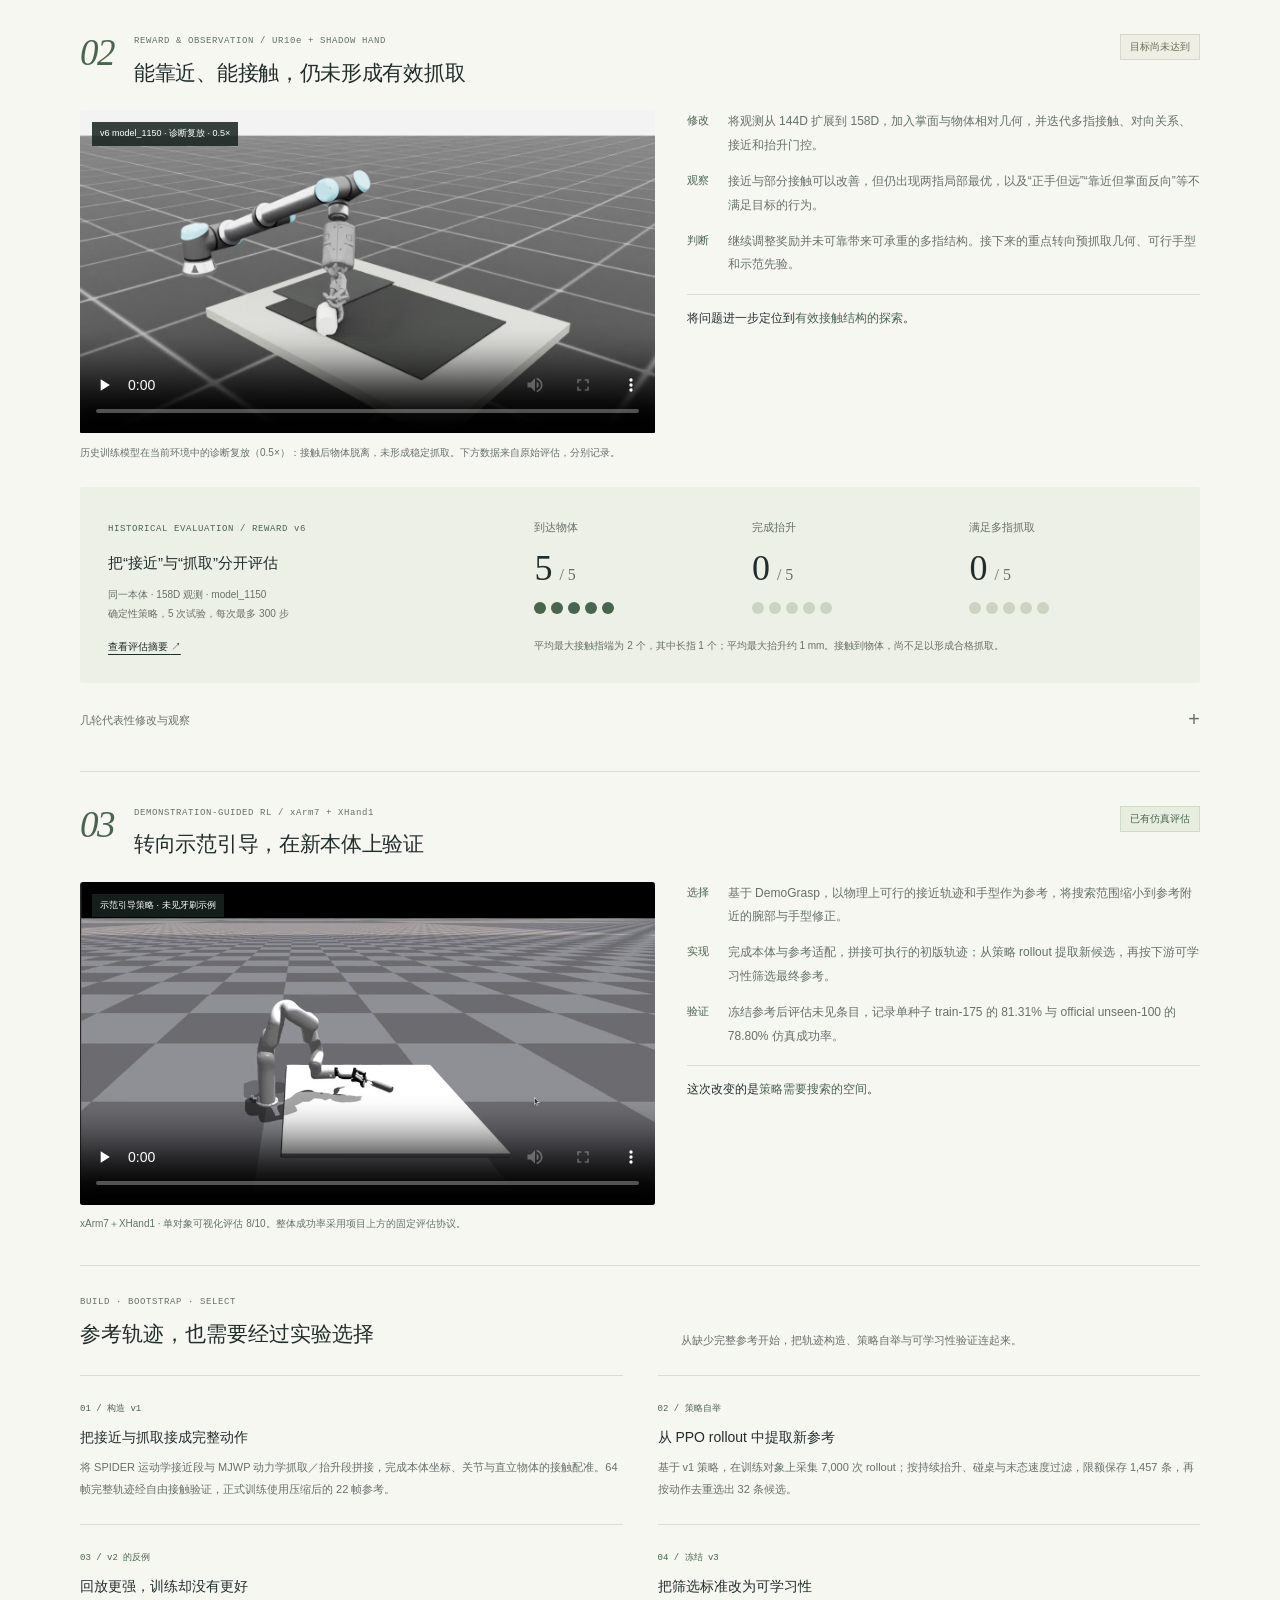
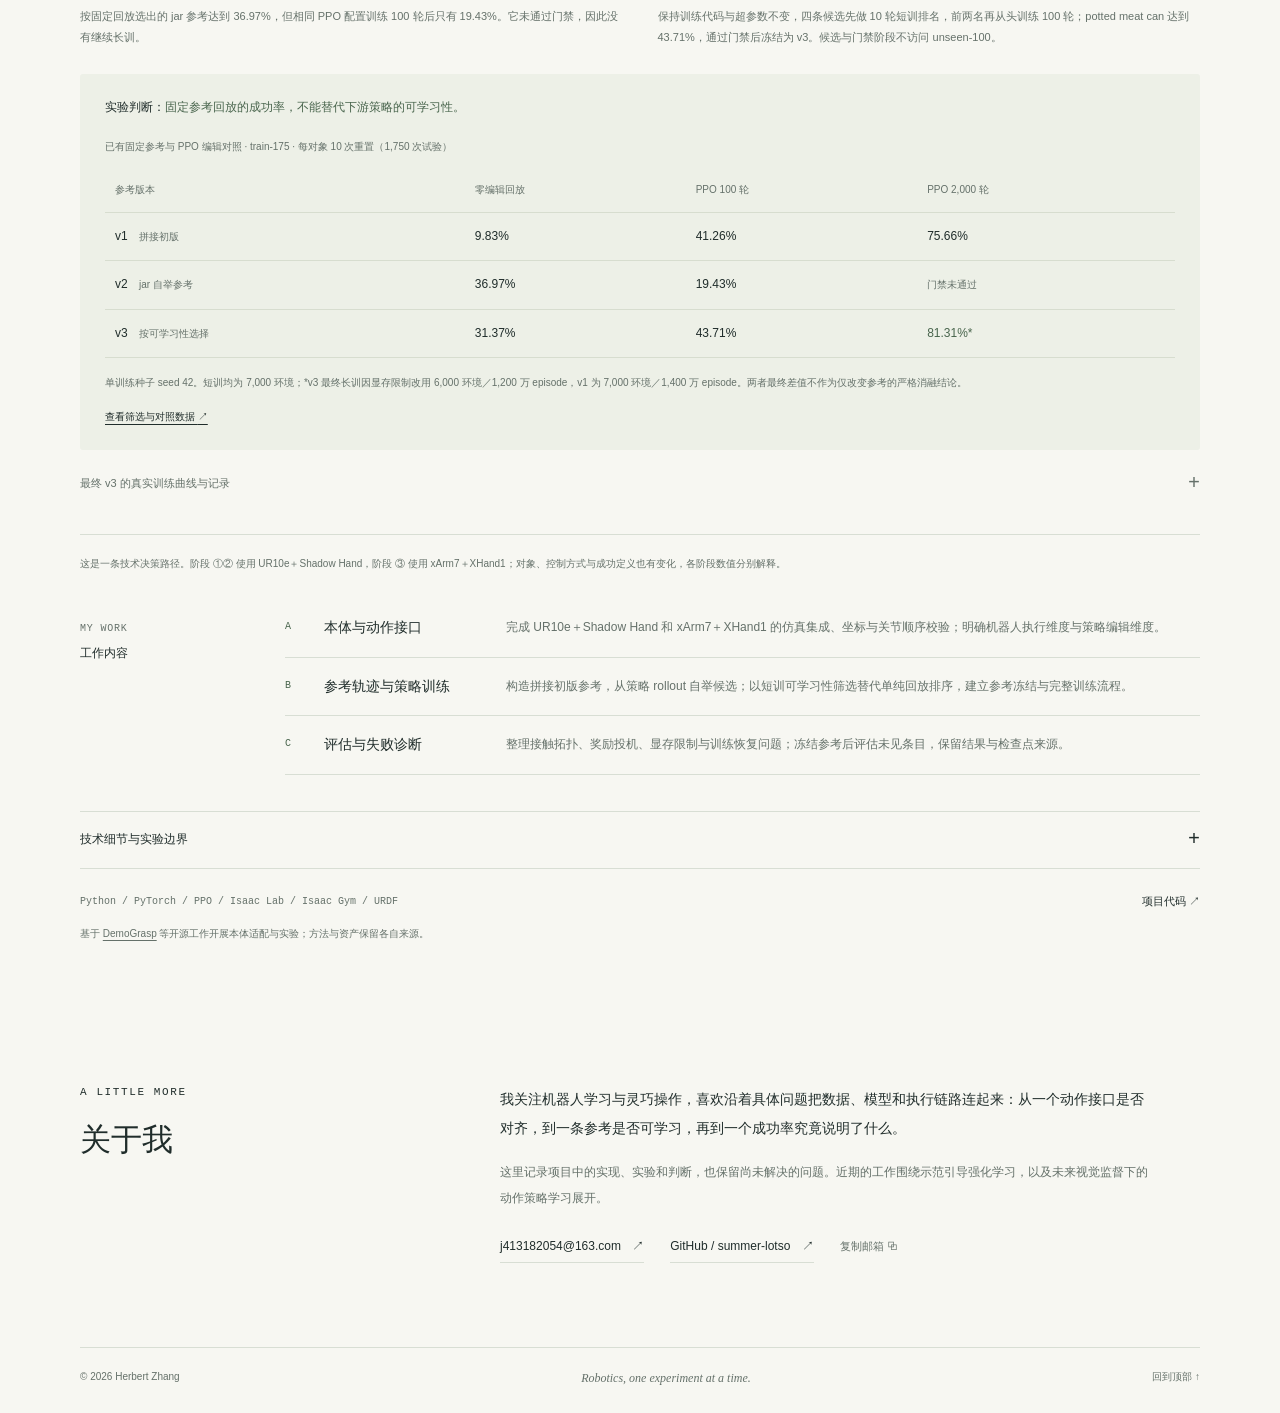
<file: pi0/index.html>
<!doctype html>
<html lang="zh-CN">
<head>
  <meta charset="utf-8">
  <meta name="viewport" content="width=device-width,initial-scale=1">
  <meta name="theme-color" content="#f7f7f2">
  <meta name="description" content="Herbert Zhang 的个人项目主页，展示 π₀ Latent WAM 的未来视觉监督、xArm7＋XHand1 真机部署与 RTC，以及示范引导灵巧抓取实验。">
  <meta property="og:title" content="Herbert Zhang｜机器人学习与灵巧操作">
  <meta property="og:description" content="机器人学习与灵巧操作。关于示范、强化学习，以及从视觉到动作的工程实践。">
  <meta property="og:type" content="website">
  <link rel="canonical" href="https://summer-lotso.github.io/pi0/">
  <meta property="og:url" content="https://summer-lotso.github.io/pi0/">
  <title>Herbert Zhang｜机器人学习与灵巧操作</title>
  <link rel="icon" href="assets/favicon.svg" type="image/svg+xml">
  <link rel="stylesheet" href="styles.css">
  <link rel="stylesheet" href="journey.css">
  <link rel="stylesheet" href="wam-evaluation.css?v=20261117-image-ratio">
  <script src="app.js" defer></script>
</head>
<body id="top">
  <a class="skip-link" href="#main">跳到正文</a>
  <header class="site-header">
    <a class="identity" href="#top" aria-label="Herbert Zhang，返回顶部"><span class="monogram">hz<span>·</span></span><span class="identity-name">Herbert Zhang</span></a>
    <nav aria-label="主导航"><a href="#projects">项目<span class="nav-en"> / Work</span></a><a href="#about">关于<span class="nav-en"> / About</span></a><a class="nav-github" href="https://github.com/summer-lotso" target="_blank" rel="noopener noreferrer">GitHub <span aria-hidden="true">↗</span></a></nav>
  </header>

  <main id="main">
    <section class="hero page-width" aria-labelledby="hero-title">
      <div class="hero-main">
        <p class="eyebrow"><span class="small-cross" aria-hidden="true">+</span> ROBOTICS & MACHINE LEARNING</p>
        <h1 id="hero-title">Herbert<br><span>Zhang.</span></h1>
        <p class="hero-intro">探索机器人如何从<span>示范与交互</span>中<br class="desktop-break">学习灵巧操作。</p>
        <p class="hero-description">围绕视觉语言动作模型与灵巧操作，<br class="desktop-break">连接遥操数据、策略训练、RTC执行与真机评测。</p>
        <div class="hero-links"><a class="text-link" href="#wam">查看主要项目 <span aria-hidden="true">↓</span></a><a class="quiet-link" href="mailto:j413182054@163.com">Email <span aria-hidden="true">↗</span></a></div>
      </div>
      <aside class="hero-aside" aria-label="关注的问题">
        <span class="aside-topline">QUESTIONS I WORK ON</span>
        <div class="research-question"><span>01</span><p>如何把未来视觉监督，<br>用于当前观测的动作学习？</p></div>
        <div class="research-question"><span>02</span><p>如何让动作计划，<br>在真实臂手上连续执行？</p></div>
        <div class="research-question"><span>03</span><p>如何用对照与失败，<br>判断方法是否真正有效？</p></div>
        <div class="aside-foot"><span class="status-dot" aria-hidden="true"></span> 从具体实验中寻找答案</div>
      </aside>
    </section>

    <section class="project-directory page-width" id="projects" aria-label="项目索引">
      <div class="directory-label"><span class="eyebrow">SELECTED WORK</span><span class="directory-count">两个项目，一条机器人学习主线</span></div>
      <div class="directory-items"><a href="#wam"><span class="index-no">01</span><span>π₀ Latent WAM<span class="directory-sub">未来视觉监督 · RTC · 真机评测</span></span><span aria-hidden="true">↘</span></a><a href="#grasping"><span class="index-no">02</span><span>多本体灵巧抓取<span class="directory-sub">示范引导RL · 仿真与失败分析</span></span><span aria-hidden="true">↘</span></a></div>
    </section>

    <section class="wam-band">
      <article class="project page-width" id="wam" aria-labelledby="wam-title">
        <div class="section-kicker"><span>01 / VISION–LANGUAGE–ACTION</span><span class="work-in-progress"><span class="status-dot" aria-hidden="true"></span> REAL-ROBOT EVALUATION</span></div>
        <div class="project-heading"><h2 id="wam-title">π₀ Latent WAM<br><span>让未来视觉参与动作学习</span></h2><p>围绕 xArm7＋XHand1 的瓶子货架操作，连接遥操作示教、三路视觉数据、π₀／WAM／π₀.₅ 训练与真机部署。pi0_latent_wam（下文简称 WAM）训练时用未来光流监督 Teacher，再把运动信息蒸馏给 Student。部署时只需当前图像、语言与关节状态，机器人即可生成动作。</p></div>
        <div class="wam-project-brief" aria-label="项目概览"><div><span>研究问题</span><p>训练时的未来视觉监督，能否帮助仅看当前观测的策略学习操作？</p></div><div><span>实现范围</span><p>Teacher–Student训练、19维臂手适配、模型导出、RTC部署与真机评测。</p></div><div><span>验证结果</span><p>底层上架时，WAM 在原瓶完成 20/20，换成训练中较少见的瓶子后完成 8/10。π₀ 在相同两组分别完成 19/20 和 6/10。</p></div></div>
        <nav class="wam-section-nav" aria-label="WAM项目内容"><a href="#wam-demo-title">自主执行 ↘</a><a href="#wam-method">训练方法 ↘</a><a href="#wam-rtc">RTC部署 ↘</a><a href="#wam-evaluation">上架对照 ↘</a><a href="#wam-paired">上下架衔接 ↘</a><a href="#wam-ood">OOD新瓶 ↘</a></nav>

          <section class="wam-demo" aria-labelledby="wam-demo-title">
            <figure class="wam-policy-film"><div class="video-surface"><video id="wam-policy-video" controls playsinline preload="none" width="720" height="540" poster="assets/wam/phone-replacement.jpg" aria-label="WAM自主抓取替换训练瓶并放到底层货架，手机第三视角连续原速录像" aria-describedby="wam-policy-caption"><source src="assets/wam/phone-replacement.mp4" type="video/mp4">可直接<a href="assets/wam/phone-replacement.mp4">打开WAM自主执行录像</a>。</video><span class="video-label">WAM / AUTONOMOUS EXECUTION</span></div><figcaption id="wam-policy-caption">替换训练瓶 · 手机第三视角 · 约44秒 · 原速静音版<br>裁切至机器人与货架，保留全部录像时间。</figcaption></figure>
            <div class="wam-demo-notes"><span class="wam-section-index">A / AUTONOMOUS EXECUTION</span><h4 id="wam-demo-title">抓取、搬运、放置与退离</h4><p>当前图像、语言与关节状态输入 Student，由策略闭环执行整轮任务。手机第三视角展示替换训练瓶的放置与退离过程；正式成绩以独立归档记录统计，展示片段不增加分母。</p><dl class="wam-demo-protocol"><div><dt>语言任务</dt><dd lang="en">Place the bottle upright on the bottom shelf.</dd></div><div><dt>平台成功标准</dt><dd>自主直立放置、瓶底完整支撑、完全释放并稳定至少3秒，全程无人工辅助。</dd></div></dl><p class="wam-small-note">平台完成与全程无非预期接触分别判断；本批缺少独立、完整的无接触确认。</p><a class="wam-inline-link" href="wam-evaluation.html#records">查看正式记录与评测协议 <span aria-hidden="true">↗</span></a></div>
          </section>



        <div class="story-block"><div class="block-label">BEYOND OPENPI<span>新增与适配</span></div><div class="addition-grid"><section><span class="addition-no">01</span><h3>xArm7＋XHand1 数据与动作适配</h3><p>对齐三路 RGB、任务语言与臂手状态；提取 7＋12 维关节量，处理机械臂相对动作、手部绝对目标、归一化及模型维度补齐。</p></section><section><span class="addition-no">02</span><h3>未来视觉监督链路</h3><p>增加未来光流计算、视频注册与 LeRobot 读取路径；通过冻结 VAE、投影和注意力压缩，为 Teacher 构造未来视觉 tokens。</p></section><section><span class="addition-no">03</span><h3>双分支动作训练与蒸馏</h3><p>增加 Teacher action expert、Student queries 与特征投影器；联合动作流匹配和多层余弦蒸馏，以 attention mask 控制信息可见性。</p></section><section><span class="addition-no">04</span><h3>训练配置与评估工具</h3><p>接入四任务示教数据，完成 π₀、WAM 与 π₀.₅ 的统一训练与导出；整理初始化映射、四卡训练和部署包身份核对。</p></section></div></div>

        <figure class="wam-architecture-image" id="wam-method">
          <a href="assets/wam/architecture-no-notes.png" aria-label="放大查看 π₀ Latent WAM 架构图">
            <img src="assets/wam/architecture-no-notes.png" width="3836" height="1640" style="display:block;width:100%;height:auto;aspect-ratio:3836 / 1640;object-fit:contain" loading="lazy" decoding="async" alt="π₀ Latent WAM 的教师学生训练、未来视觉编码与学生策略部署架构。">
          </a>
        </figure>



        <details class="technical-details"><summary><span>模型与数据配置</span><span class="details-symbol" aria-hidden="true">+</span></summary><div class="details-content"><div><h3>19 维关节动作，32 步预测</h3><p>实际臂手控制量为 19 维，模型接口补齐至 32 维；action horizon 为 32 个时间步。维度与预测长度分别定义。</p></div><div><h3>100 段示范，4 个货架任务</h3><p>当前训练版本包含 68,855 帧、20 Hz 示教，覆盖桌面与底层／中层货架间的往返操作，每任务 25 段。三路当前 RGB、两路未来光流；本轮 100 段均用于训练。</p></div><div><h3>联合优化与特征监督</h3><p>两个分支分别学习动作流匹配目标，在配置层索引 8、12、16 上进行特征对齐。当前视觉路径不使用 force 条件。</p></div></div></details>




<details class="technical-details wam-collection"><summary><span>示教从哪里来：本人遥操与数据采集</span><span class="details-symbol" aria-hidden="true">+</span></summary>
        <section class="teleop-story" id="teleop" aria-labelledby="teleop-title">
          <div class="teleop-heading"><div><p class="eyebrow">TELEOPERATION / DATA COLLECTION</p><h3 id="teleop-title">从本人遥操，到可训练的示教</h3></div><span class="teleop-badge">xArm7 ＋ XHand1</span></div>
          <div class="teleop-layout">
            <figure class="teleop-film">
              <div class="video-surface"><video id="teleop-video" controls playsinline preload="none" poster="assets/teleop-lotso-poster.jpg" width="960" height="540" aria-label="Herbert 使用手柄与 Manus 手套遥操作 xArm7 和 XHand1 的真实演示" aria-describedby="teleop-caption"><source src="assets/teleop-lotso.mp4" type="video/mp4">你的浏览器不支持视频播放，可直接<a href="assets/teleop-lotso.mp4">打开遥操演示视频</a>。</video><span class="video-label">TELEOPERATION / REAL ROBOT</span></div>
              <figcaption id="teleop-caption"><span>本人遥操作实录 · 约 38 秒 · 原速原声</span><span>头像已遮挡</span></figcaption>
            </figure>
            <div class="teleop-notes">
              <p class="teleop-lead">把人的动作，连接到机器人的训练数据。</p>
              <ol class="teleop-chain">
                <li><span>01</span><div><h4>臂手协同</h4><p>Quest 3 左手柄提供机械臂相对位姿，Manus 手套提供手指动作，驱动 xArm7 与 XHand1。</p></div></li>
                <li><span>02</span><div><h4>记录可用示教</h4><p>采集三路 RGB、实测关节状态与实际提交指令，组织录制、成功／失败审核和保存流程。</p></div></li>
                <li><span>03</span><div><h4>衔接策略训练</h4><p>整理为 LeRobot 数据，对齐臂手动作语义，接入 π₀ 与 latent WAM 的训练链路。</p></div></li>
              </ol>
              <a class="teleop-code" href="https://github.com/summer-lotso/xarm7-xhand1-teleop" target="_blank" rel="noopener noreferrer">遥操与数采代码 <span aria-hidden="true">↗</span></a>
            </div>
          </div>
          <p class="teleop-note">本段展示人工遥操作与示教采集。策略自主执行采用独立录像与评测记录展示。</p>
        </section>

</details>

          <section class="wam-system" id="wam-rtc" aria-labelledby="wam-system-title"><div class="wam-subheading"><div><span class="wam-section-index">RTC / INFERENCE &amp; EXECUTION</span><h4 id="wam-system-title">RTC：让新旧动作计划在同一时间轴上衔接</h4></div></div><div class="wam-rtc-story"><div><h5>问题：推理期间，机器人仍在运动</h5><p>固定窗口换块曾出现等待、末点保持和观测到动作激活的时间错位。新计划生成时，旧计划已执行了一部分。</p></div><div><h5>实现：时间缓冲与历史前缀引导</h5><p>按观测时间组织32步计划，单在途异步推理、臂手共同激活并退休过期点；将已承诺动作前缀重新编码，参与flow-matching采样引导。</p></div><div><h5>验证：计划、命令与反馈分别留证</h5><p>保留模型原始动作、RTC回执、受限命令和关节反馈。按统一时间戳核对 RTC 的计划切换、命令下发和实际关节响应。</p></div></div><div class="wam-system-grid"><div class="wam-control-notes"><dl class="wam-control-metrics"><div><dt>模型动作标签</dt><dd>20<span>Hz</span></dd></div><div><dt>每次预测</dt><dd>32<span>步 × 19维</span></dd></div><div><dt>臂 / 手主机下发</dt><dd>≈60<span>Hz</span></dd></div></dl><p>原瓶正式批次的新请求间隔中位数约0.623秒。原生执行器在下发前继续约束速度、加速度和关节范围。</p><p class="wam-small-note">动作标签频率、模型请求频率与主机发送频率含义不同。稳定发送或较低跟踪误差，不等同于更好的抓持或更平滑的末端运动。</p></div><div class="wam-latency"><table><caption>原瓶正式轮 · 毫秒 · 按响应加权</caption><thead><tr><th scope="col">模型</th><th scope="col">服务均值</th><th scope="col">RPC均值</th><th scope="col">RPC P95</th></tr></thead><tbody><tr><th scope="row">π0</th><td>246.4</td><td>254.8</td><td>265.4</td></tr><tr><th scope="row">WAM</th><td>239.7</td><td>249.0</td><td>258.0</td></tr><tr><th scope="row">π0.5</th><td>258.2</td><td>267.6</td><td>277.0</td></tr></tbody></table><p class="wam-small-note">服务时间包含适配、采样与解码；RPC包含通信和客户端开销，不是纯GPU前向或完整物理动作延迟。</p></div></div><p class="wam-small-note"><a class="wam-inline-link" href="wam-evaluation.html#engineering">深入：动作语义、时序与执行约束 ↗</a></p></section>

        <section class="wam-evaluation" id="wam-evaluation" aria-labelledby="wam-evaluation-title">
          <div class="wam-eval-heading"><div><p class="eyebrow">REAL-ROBOT EVALUATION / 2026.10.31–11.01</p><h3 id="wam-evaluation-title">从底层上架，扩展到上下架与新瓶迁移</h3></div><p>上架对照 · 上下架衔接 · OOD新瓶<br>正式批次与探索分开统计</p></div>



<details class="technical-details wam-more-views"><summary><span>更多视角：原瓶操作过程与归档成功样本</span><span class="details-symbol" aria-hidden="true">+</span></summary><div class="wam-failure-grid"><figure><video id="wam-phone-original" controls playsinline preload="none" width="720" height="540" poster="assets/wam/phone-original.jpg" aria-label="WAM原训练瓶操作过程，手机第三视角原速静音版"><source src="assets/wam/phone-original.mp4" type="video/mp4">可直接<a href="assets/wam/phone-original.mp4">打开原瓶过程录像</a>。</video><figcaption><h5>原训练瓶 / 第三视角过程</h5><p>约39秒，连续原速静音版。用于观察抓取与上架过程，不单凭本片段判定释放后稳定终点。</p></figcaption></figure><figure><video id="wam-archived-success" controls playsinline preload="none" width="640" height="480" poster="assets/wam/success.jpg" aria-label="π₀原瓶归档成功轮头部视角"><source src="assets/wam/success.mp4" type="video/mp4">可直接<a href="assets/wam/success.mp4">打开归档成功录像</a>。</video><figcaption><h5>原训练瓶 / π₀ 归档成功样本</h5><p>约41秒，头部视角裁切，保留完整时间。<a href="assets/wam/success-three-view.mp4">查看同一轮三视角记录 ↗</a>；轮ID <code>05301d0970374555</code>。</p></figcaption></figure></div><p class="wam-small-note">手机录像由本人提供并确认使用WAM，未逐条绑定正式轮ID；两类材料分别保留，不据手机片段改写正式统计。</p></details>
          <div class="wam-scope-map" aria-label="三类真机实验"><a href="#wam-performance-title"><span>01 / 单段上架对照</span><strong>65轮正式记录</strong><p>三模型原瓶对照，另测已见替换瓶。</p></a><a href="#wam-paired"><span>02 / 原瓶上下架</span><strong>20轮配对 · 39个阶段</strong><p>验证放上货架后，再从实际落点取回。</p></a><a href="#wam-ood"><span>03 / OOD新瓶探索</span><strong>2只新瓶 · 16轮配对</strong><p>每瓶每模型4轮，分别报告原始与复核结果。</p></a></div>
          <section class="wam-performance" aria-labelledby="wam-performance-title"><div class="wam-subheading"><div><span class="wam-section-index">RESULTS / CLOSED-LOOP PERFORMANCE</span><h4 id="wam-performance-title">同一任务，分别看对象条件</h4></div><a class="wam-inline-link" href="wam-evaluation.html">完整结果与逐轮记录 <span aria-hidden="true">↗</span></a></div><div class="wam-condition-grid">
            <section class="wam-condition"><div class="wam-condition-heading"><h5>原训练瓶</h5><span>两模型各 20 轮</span></div><div class="wam-rate-row" data-condition="original" data-model="pi0_latent_wam" data-success="20" data-trials="20"><div class="wam-rate-top"><span>WAM</span><strong>100<span>%</span><small>20 / 20</small></strong></div><div class="wam-rate-track" aria-hidden="true"><span class="model-pi0_latent_wam" style="width:100%"></span></div><p class="wam-ci">名义95%区间 83.9–100.0%</p></div><div class="wam-rate-row" data-condition="original" data-model="pi0" data-success="19" data-trials="20"><div class="wam-rate-top"><span>π0</span><strong>95<span>%</span><small>19 / 20</small></strong></div><div class="wam-rate-track" aria-hidden="true"><span class="model-pi0" style="width:95%"></span></div><p class="wam-ci">名义95%区间 76.4–99.1%</p></div><p class="wam-condition-note">本图列出 WAM 与 π₀ 的原瓶对照，完整逐轮数据见评测记录。</p></section>
            <section class="wam-condition"><div class="wam-condition-heading"><h5>替换训练瓶</h5><span>20轮已执行</span></div><div class="wam-rate-row" data-condition="replacement" data-model="pi0_latent_wam" data-success="8" data-trials="10"><div class="wam-rate-top"><span>WAM</span><strong>80<span>%</span><small>8 / 10</small></strong></div><div class="wam-rate-track" aria-hidden="true"><span class="model-pi0_latent_wam" style="width:80%"></span></div><p class="wam-ci">名义95%区间 49.0–94.3%</p></div><div class="wam-rate-row" data-condition="replacement" data-model="pi0" data-success="6" data-trials="10"><div class="wam-rate-top"><span>π0</span><strong>60<span>%</span><small>6 / 10</small></strong></div><div class="wam-rate-track" aria-hidden="true"><span class="model-pi0" style="width:60%"></span></div><p class="wam-ci">名义95%区间 31.3–83.2%</p></div><div class="wam-object-note"><span>SEEN / LOW SUPPORT</span><p>替换瓶出现在全训练集20/100条示教中。本组检验已见对象变化敏感性，不作为未见物体泛化。</p></div><p class="wam-condition-note">两模型各执行 10 轮。</p></section>
          </div><p class="wam-result-judgment"><strong>已见替换瓶上，WAM 比 π₀ 多完成 2 轮。</strong> 两者各执行 10 轮，完成率相差 20 个百分点。原瓶上，WAM 完成全部 20 轮，π₀ 完成 19 轮。实验按模型分批执行，样本仍少。</p><p class="wam-small-note">区间采用Wilson名义95%区间，未修正提前停止或会话混杂。只统计本次底层上架；<a href="wam-evaluation.html#fixed-window">旧版固定 24 步的 30 轮结果</a>单独统计。</p></section>



          <details class="technical-details wam-failure-details"><summary><span>失败分析：抓取阶段与放置阶段分别看</span><span class="details-symbol" aria-hidden="true">+</span></summary><div class="wam-failure-intro"><p>10次主实验失败按原始原因分为抓取4次、放置3次、未标注3次。下面是替换瓶条件下 π₀ 的两条完整失败录像，原成绩保留。</p></div><div class="wam-failure-grid"><figure><video id="wam-failure-grasp" controls playsinline preload="none" width="640" height="480" poster="assets/wam/failure-grasp.jpg" aria-label="π₀替换瓶抓取阶段倒瓶，完整原速失败录像"><source src="assets/wam/failure-grasp.mp4" type="video/mp4">可直接<a href="assets/wam/failure-grasp.mp4">打开抓取失败录像</a>。</video><figcaption><h5>01 / 抓取阶段倒瓶</h5><p>手在桌面接近与抓取时，瓶子偏离直立并倒下，未形成可靠转运。</p></figcaption></figure><figure><video id="wam-failure-place" controls playsinline preload="none" width="640" height="480" poster="assets/wam/failure-place.jpg" aria-label="π₀替换瓶送入货架后未稳定放置，完整原速失败录像"><source src="assets/wam/failure-place.mp4" type="video/mp4">可直接<a href="assets/wam/failure-place.mp4">打开完整放置失败录像</a>。</video><figcaption><h5>02 / 放置附近未稳定</h5><p>瓶子已随手抬起并靠近货架，手退离后未能保持直立。具体滑脱、释放与支撑顺序仍需进一步定位。</p></figcaption></figure></div><p class="wam-small-note">两段均保留完整时间、原速，仅裁出头部视角。本批65轮未记录推理/执行fault或非零手板错误；正常退出不代表任务成功，也不能排除物理接触。</p><p class="wam-diagnostic-note">π0.5另有启动手指负目标被投影到0的现象，成功轮也出现，暂不认定为失败根因。<a href="wam-evaluation.html#diagnostics">查看诊断证据与边界 ↗</a></p></details>

          <details class="technical-details wam-comparison"><summary><span>模型对照条件</span><span class="details-symbol" aria-hidden="true">+</span></summary><div class="details-content"><div><h3>已有：整体模型对照</h3><p>WAM与π0使用同一100条训练数据、checkpoint17999、训练seed42，当前主实验均采用RTC guidance10。比较对象是包含训练目标的整套方法。</p></div><div><h3>π0.5作为部署配方参考</h3><p>π0.5采用quantile归一化及guidance1，WAM/π0采用mean/std及guidance10，不能把三者视为只差一个网络组件的消融。</p></div></div></details>
          <div class="wam-evidence-footer"><span>逐请求图像、原始动作、RTC回执与伺服反馈可追溯</span><a href="assets/wam/evaluation-trials.csv" download>下载65轮记录 CSV <span aria-hidden="true">↓</span></a></div>
        </section>

        <section class="wam-followup" id="wam-followup" aria-labelledby="wam-followup-title"><div class="wam-subheading"><div><span class="wam-section-index">TASK CONTINUATION &amp; OBJECT TRANSFER / 2026.11.01</span><h3 id="wam-followup-title">验证不止于放上货架</h3></div><a class="wam-inline-link" href="wam-evaluation.html#followup">完整协议、复核与逐阶段记录 ↗</a></div><p class="wam-followup-lead">原瓶上下架检验任务衔接；新瓶探索检验对象变化。两组都沿用已有模型，阶段之间归位并由操作者启动，分别保留真实分母。</p>
        <section class="wam-transfer-case" id="wam-paired" aria-labelledby="wam-paired-title"><div class="wam-transfer-heading"><div><span class="wam-section-index">02 / ORIGINAL BOTTLE · PAIRED TASKS</span><h4 id="wam-paired-title">底层上架 → 下架取回桌面</h4></div><span>探索批次 · 每模型10轮</span></div><div class="wam-transfer-layout"><div><p>下架继承各自上架后的实际瓶位，检验抓取、放置与再次取回的衔接；两段之间有归位和人工启动，不是不间断自主循环。</p><div class="wam-record-scroll" role="region" aria-label="底层上下架分阶段结果" tabindex="0"><table class="wam-record-table"><caption>原瓶 · 20轮配对，实际执行39个阶段</caption><thead><tr><th scope="col">模型</th><th scope="col">上架</th><th scope="col">条件下架</th><th scope="col">两段均完成</th></tr></thead><tbody><tr data-paired-model="pi0"><th scope="row">π0</th><td>9/10</td><td>7/9</td><td>7/10</td></tr><tr data-paired-model="pi0_latent_wam"><th scope="row">WAM</th><td>10/10</td><td>8/10</td><td>8/10</td></tr></tbody></table></div><p class="wam-small-note">WAM 的 10 轮都完成了上架，其中 8 轮也完成了取回。π₀ 完成 9 轮上架，其中 7 轮完成取回。两模型按会话分批运行，下架起点取决于上一段的落瓶位置。</p></div><figure class="wam-transfer-film"><video id="wam-paired-return-video" controls playsinline preload="none" width="640" height="480" poster="assets/wam/original-bottom-return.jpg" aria-label="π₀原瓶底层下架并放回桌面的完整原速录像"><source src="assets/wam/original-bottom-return.mp4" type="video/mp4">可直接<a href="assets/wam/original-bottom-return.mp4">打开原瓶下架录像</a>。</video><figcaption><strong>原瓶下架实录 / π₀</strong><p>约51秒，完整原速、头部视角。来自上架成功后的同轮下架阶段；示例不增加统计分母。阶段ID <code>f20ccd5633b44e8b</code>。</p></figcaption></figure></div></section>
        <section class="wam-transfer-case" id="wam-ood" aria-labelledby="wam-ood-title"><div class="wam-transfer-heading"><div><span class="wam-section-index">03 / OOD EXPLORATION · NEW BOTTLES</span><h4 id="wam-ood-title">换成两只训练未见瓶，再做上下架</h4></div><span>操作者登记未见 · 每瓶每模型4轮</span></div><div class="wam-transfer-layout"><div><p>两只新瓶分别完成4轮/模型的上下架测试，共16轮配对、32个实际阶段。对象训练未见来自操作者登记；小样本结果用于观察迁移信号。</p><div class="wam-record-scroll" role="region" aria-label="新瓶OOD原始与复核结果" tabindex="0"><table class="wam-record-table"><caption>两段任务完成 · 原始结果与任务复核同时列出</caption><thead><tr><th scope="col">对象</th><th scope="col">模型</th><th scope="col">原始</th><th scope="col">复核后</th><th scope="col">含故障阶段</th></tr></thead><tbody><tr data-ood-condition="new_bottle" data-ood-model="pi0_latent_wam"><td>第一只新瓶</td><th scope="row">WAM</th><td>2/4</td><td>4/4</td><td>2</td></tr><tr data-ood-condition="new_bottle" data-ood-model="pi0"><td>第一只新瓶</td><th scope="row">π₀</th><td>3/4</td><td>3/4</td><td>1</td></tr><tr data-ood-condition="new_bottle_2" data-ood-model="pi0_latent_wam"><td>第二只新瓶</td><th scope="row">WAM</th><td>4/4</td><td>4/4</td><td>0</td></tr><tr data-ood-condition="new_bottle_2" data-ood-model="pi0"><td>第二只新瓶</td><th scope="row">π₀</th><td>3/4</td><td>3/4</td><td>0</td></tr></tbody></table></div><p class="wam-small-note">第一只新瓶上，WAM 有两轮在瓶子放稳后触及 Z 轴下限。操作者确认瓶子已放稳至少 3 秒后将这两轮计为任务完成，原始失败标记和两次执行故障均保留。第一只瓶测试期间，Z 轴下限从 80 mm 调至 60 mm；第二只瓶全程使用 60 mm。</p></div><figure class="wam-transfer-film"><video id="wam-ood-return-video" controls playsinline preload="none" width="640" height="480" poster="assets/wam/new-bottle2-return.jpg" aria-label="WAM 将第二只新瓶从底层货架取回桌面的完整原速录像"><source src="assets/wam/new-bottle2-return.mp4" type="video/mp4">可直接<a href="assets/wam/new-bottle2-return.mp4">打开新瓶下架录像</a>。</video><figcaption><strong>第二只新瓶下架实录 / WAM</strong><p>约47秒，完整原速、头部视角。该阶段原始结果成功、未记录故障；示例不代表整体泛化可靠性。阶段ID <code>c3d9f9bef33e4d3e</code>。</p></figcaption></figure></div><p class="wam-followup-conclusion">第二只新瓶上，WAM 原始记录完成 4/4 轮，π₀ 完成 3/4 轮。第一只新瓶上，WAM 原始完成 2/4 轮，复核后为 4/4；π₀ 原始和复核结果均为 3/4。每瓶每模型各测 4 轮。</p></section><div class="wam-evidence-footer"><span>36 轮上下架配对，共执行 71 个阶段（原瓶 39 个，两只新瓶共 32 个）。</span><a href="assets/wam/followup-stages.csv" download>下载后续阶段 CSV ↓</a></div></section>

        <div class="project-footer"><span class="technology">Python / JAX / OpenPI / LeRobot / Flow Matching / Distillation</span><a href="https://github.com/summer-lotso/xarm7-xhand1-pi0-wam" target="_blank" rel="noopener noreferrer">项目代码 <span aria-hidden="true">↗</span></a></div><p class="attribution">基于 <a href="https://github.com/Physical-Intelligence/openpi" target="_blank" rel="noopener noreferrer">OpenPI</a> 等已有工作进行模型与硬件适配；遥操设备重定向使用相应厂商组件。本页展示数据接口、Teacher–Student训练链路、部署与评测的新增实现；基础模型、开源方法与设备组件保留各自来源。</p>
      </article>
    </section>


    <article class="project page-width" id="grasping" aria-labelledby="grasping-title">
      <div class="section-kicker"><span>02 / REINFORCEMENT LEARNING</span><span>ISAAC LAB · ISAAC GYM · PPO</span></div>
      <div class="project-heading"><h2 id="grasping-title">多本体灵巧抓取<br><span>从奖励探索到示范引导</span></h2><p>从 UR10e＋Shadow Hand 的无示范 PPO 出发，通过接触与失败分析定位探索瓶颈，再将 DemoGrasp 适配至 xArm7＋XHand1，验证示范先验与物体条件化策略优化。</p></div>

      <figure class="showcase">
        <div class="video-surface"><video id="grasp-video" controls playsinline preload="metadata" poster="assets/grasp-grid.jpg" aria-label="xArm7 与 XHand1 并行仿真抓取演示"><source src="assets/grasp-grid.mp4" type="video/mp4">你的浏览器不支持视频播放，可直接<a href="assets/grasp-grid.mp4">打开演示视频</a>。</video><span class="video-label" id="video-label">XARM7 + XHAND1 / SIMULATION</span></div>
        <figcaption><div class="media-tabs" role="group" aria-label="选择抓取演示"><button type="button" class="media-tab is-active" data-video="grid" aria-pressed="true">并行场景</button><button type="button" class="media-tab" data-video="reference" aria-pressed="false">参考回放</button><button type="button" class="media-tab" data-video="hammer" aria-pressed="false">锤子</button><button type="button" class="media-tab" data-video="toothbrush" aria-pressed="false">未见牙刷</button></div><p id="video-caption" aria-live="polite">100 个并行环境的 GUI 回放：791/1000 次成功；与下方固定评估记录分别统计。</p></figcaption>
      </figure>

      <div class="rl-results"><div class="result-intro"><p class="eyebrow">RECORDED RESULTS</p><h3>固定协议下的<br>仿真抓取评估</h3><p>同一训练产物 · seed 42<br>6,000 个并行环境 · 2,000 次 PPO 更新</p></div><div class="result-bars" role="img" aria-label="训练集合成功率 81.31%，1423 次成功，共 1750 次试验。官方未见条目集合成功率 78.80%，788 次成功，共 1000 次试验。"><div class="result-row"><div class="result-row-head"><span>Train-175 <small>1423 / 1750</small></span><strong>81.31<span>%</span></strong></div><div class="result-track"><span style="width:81.31%"></span></div></div><div class="result-row"><div class="result-row-head"><span>Official unseen-100 <small>788 / 1000</small></span><strong>78.80<span>%</span></strong></div><div class="result-track"><span style="width:78.80%"></span></div></div><p class="result-note">单训练种子。unseen-100 为 100 个基准条目，包含 78 个唯一 URDF、43 个源几何。成功判定为抬升超过 10 cm 并满足手—物体接近条件。</p></div></div>

      <section class="learning-journey" id="learning-path" aria-labelledby="journey-title">
        <header class="journey-heading">
          <div><p class="eyebrow">THE EXPERIMENTAL PATH</p><h3 id="journey-title">方法如何在实验中改变</h3></div>
          <p>从一次看似成功的抬升出发，重新定义评估，再根据失败调整学习方式。</p>
        </header>
        <nav class="journey-index" aria-label="实验路径"><a href="#ppo-baseline"><span>01</span> 随机策略起步</a><span class="journey-connector" aria-hidden="true">→</span><a href="#reward-iteration"><span>02</span> 重新约束抓取</a><span class="journey-connector" aria-hidden="true">→</span><a href="#demonstration-prior"><span>03</span> 引入示范先验</a></nav>

        <article class="journey-stage" id="ppo-baseline" aria-labelledby="baseline-title">
          <header class="stage-header"><span class="stage-order">01</span><div><p class="stage-kicker">FROM-SCRATCH PPO / UR10e + SHADOW HAND</p><h4 id="baseline-title">旧规则下成功，抓姿却偏离目标</h4></div><span class="stage-status">发现判定漏洞</span></header>
          <div class="stage-body">
            <figure class="stage-media"><div class="stage-video-wrap"><video controls playsinline preload="none" poster="assets/ppo-baseline.jpg" aria-label="早期 PPO 反手与两指主导的圆柱抓取录屏"><source src="assets/ppo-baseline.mp4" type="video/mp4">可直接<a href="assets/ppo-baseline.mp4">打开早期 PPO 演示</a>。</video><span class="stage-video-label">早期策略录屏 · 原速</span></div><figcaption>UR10e＋Shadow Hand · 固定圆柱代理任务。关注掌面方向和实际参与抓取的手指。</figcaption></figure>
            <div class="stage-narrative"><dl class="experiment-notes"><div><dt>尝试</dt><dd>搭建并行仿真、RealDex 初态与统一动作接口，从随机初始化策略开始，用接近、接触和抬升奖励训练 PPO。</dd></div><div><dt>观察</dt><dd>旧 144D 任务中，<code>model_8000</code> 的确定性评估取得 20/20 标称抬升；回放却显示反手、两指主导的抓法。</dd></div><div><dt>判断</dt><dd>成功条件没有充分约束多指参与和掌面姿态。需要同时检查几何与接触，而不只看 reward 和物体高度。</dd></div></dl><p class="stage-takeaway">我首先改变了<strong>“如何判定成功”</strong>。</p></div>
          </div>
        </article>

        <article class="journey-stage" id="reward-iteration" aria-labelledby="reward-title">
          <header class="stage-header"><span class="stage-order">02</span><div><p class="stage-kicker">REWARD & OBSERVATION / UR10e + SHADOW HAND</p><h4 id="reward-title">能靠近、能接触，仍未形成有效抓取</h4></div><span class="stage-status">目标尚未达到</span></header>
          <div class="stage-body">
            <figure class="stage-media"><div class="stage-video-wrap"><video controls playsinline preload="none" poster="assets/ppo-reward-replay.jpg" aria-label="修改奖励后的 v6 PPO 历史模型在当前环境中的诊断复放"><source src="assets/ppo-reward-replay.mp4" type="video/mp4">可直接<a href="assets/ppo-reward-replay.mp4">打开奖励迭代模型复放</a>。</video><span class="stage-video-label">v6 model_1150 · 诊断复放 · 0.5×</span></div><figcaption>历史训练模型在当前环境中的诊断复放（0.5×）：接触后物体脱离，未形成稳定抓取。下方数据来自原始评估，分别记录。</figcaption></figure>
            <div class="stage-narrative"><dl class="experiment-notes"><div><dt>修改</dt><dd>将观测从 144D 扩展到 158D，加入掌面与物体相对几何，并迭代多指接触、对向关系、接近和抬升门控。</dd></div><div><dt>观察</dt><dd>接近与部分接触可以改善，但仍出现两指局部最优，以及“正手但远”“靠近但掌面反向”等不满足目标的行为。</dd></div><div><dt>判断</dt><dd>继续调整奖励并未可靠带来可承重的多指结构。接下来的重点转向预抓取几何、可行手型和示范先验。</dd></div></dl><p class="stage-takeaway">将问题进一步定位到<strong>有效接触结构的探索</strong>。</p></div>
          </div>
          <div class="historical-evidence"><div class="evidence-description"><span class="eyebrow">HISTORICAL EVALUATION / REWARD v6</span><h5>把“接近”与“抓取”分开评估</h5><p>同一本体 · 158D 观测 · model_1150<br>确定性策略，5 次试验，每次最多 300 步</p><a class="evidence-link" href="assets/ppo-reward-evidence.json" target="_blank" rel="noopener noreferrer">查看评估摘要 <span aria-hidden="true">↗</span></a></div><div class="evidence-outcomes"><div class="evidence-outcome"><span>到达物体</span><strong>5 <small>/ 5</small></strong><span class="trial-marks" aria-label="5次均到达"><i></i><i></i><i></i><i></i><i></i></span></div><div class="evidence-outcome"><span>完成抬升</span><strong>0 <small>/ 5</small></strong><span class="trial-marks unmet" aria-label="5次均未抬升"><i></i><i></i><i></i><i></i><i></i></span></div><div class="evidence-outcome"><span>满足多指抓取</span><strong>0 <small>/ 5</small></strong><span class="trial-marks unmet" aria-label="5次均未满足多指抓取"><i></i><i></i><i></i><i></i><i></i></span></div><p>平均最大接触指端为 2 个，其中长指 1 个；平均最大抬升约 1 mm。接触到物体，尚不足以形成合格抓取。</p></div></div>
          <details class="reward-notes"><summary><span>几轮代表性修改与观察</span><span class="details-symbol" aria-hidden="true">+</span></summary><div class="reward-attempts"><div><h5>强化掌面方向</h5><p>掌面可以转正，但策略可能停在离物体较远的位置，获得姿态奖励。</p></div><div><h5>加强指尖接近</h5><p>指尖距离缩短时，掌面又可能转向背面；接近与姿态约束出现冲突。</p></div><div><h5>细化接触与抬升门控</h5><p>区分近距离几何、真实接触与对向力，减少门控被利用；严格抓取仍未稳定达成。</p></div></div><p class="reward-notes-source">以上来自不同版本的实验诊断，用于说明路线调整，未作为同预算的独立消融对照。</p></details>
        </article>

        <article class="journey-stage" id="demonstration-prior" aria-labelledby="demonstration-title">
          <header class="stage-header"><span class="stage-order">03</span><div><p class="stage-kicker">DEMONSTRATION-GUIDED RL / xArm7 + XHand1</p><h4 id="demonstration-title">转向示范引导，在新本体上验证</h4></div><span class="stage-status stage-status-result">已有仿真评估</span></header>
          <div class="stage-body"><figure class="stage-media"><div class="stage-video-wrap"><video controls playsinline preload="none" poster="assets/grasp-toothbrush.jpg" aria-label="示范引导的 xArm7 与 XHand1 未见牙刷抓取演示"><source src="assets/grasp-toothbrush.mp4" type="video/mp4">可直接<a href="assets/grasp-toothbrush.mp4">打开示范引导抓取演示</a>。</video><span class="stage-video-label">示范引导策略 · 未见牙刷示例</span></div><figcaption>xArm7＋XHand1 · 单对象可视化评估 8/10。整体成功率采用项目上方的固定评估协议。</figcaption></figure><div class="stage-narrative"><dl class="experiment-notes"><div><dt>选择</dt><dd>基于 DemoGrasp，以物理上可行的接近轨迹和手型作为参考，将搜索范围缩小到参考附近的腕部与手型修正。</dd></div><div><dt>实现</dt><dd>完成本体与参考适配，拼接可执行的初版轨迹；从策略 rollout 提取新候选，再按下游可学习性筛选最终参考。</dd></div><div><dt>验证</dt><dd>冻结参考后评估未见条目，记录单种子 train-175 的 81.31% 与 official unseen-100 的 78.80% 仿真成功率。</dd></div></dl><p class="stage-takeaway">这次改变的是<strong>策略需要搜索的空间</strong>。</p></div></div>

          <section class="reference-study" id="reference-selection" aria-labelledby="reference-study-title">
            <div class="reference-heading"><div><p class="stage-kicker">BUILD · BOOTSTRAP · SELECT</p><h5 id="reference-study-title">参考轨迹，也需要经过实验选择</h5></div><p>从缺少完整参考开始，把轨迹构造、策略自举与可学习性验证连起来。</p></div>
            <ol class="reference-steps">
              <li><span class="reference-step-label">01 / 构造 v1</span><h6>把接近与抓取接成完整动作</h6><p>将 SPIDER 运动学接近段与 MJWP 动力学抓取／抬升段拼接，完成本体坐标、关节与直立物体的接触配准。64 帧完整轨迹经自由接触验证，正式训练使用压缩后的 22 帧参考。</p></li>
              <li><span class="reference-step-label">02 / 策略自举</span><h6>从 PPO rollout 中提取新参考</h6><p>基于 v1 策略，在训练对象上采集 7,000 次 rollout；按持续抬升、碰桌与末态速度过滤，限额保存 1,457 条，再按动作去重选出 32 条候选。</p></li>
              <li><span class="reference-step-label">03 / v2 的反例</span><h6>回放更强，训练却没有更好</h6><p>按固定回放选出的 jar 参考达到 36.97%，但相同 PPO 配置训练 100 轮后只有 19.43%。它未通过门禁，因此没有继续长训。</p></li>
              <li><span class="reference-step-label">04 / 冻结 v3</span><h6>把筛选标准改为可学习性</h6><p>保持训练代码与超参数不变，四条候选先做 10 轮短训排名，前两名再从头训练 100 轮；potted meat can 达到 43.71%，通过门禁后冻结为 v3。候选与门禁阶段不访问 unseen-100。</p></li>
            </ol>
            <div class="reference-comparison">
              <p class="reference-insight">实验判断：<strong>固定参考回放的成功率，不能替代下游策略的可学习性。</strong></p>
              <div class="reference-table-wrap" role="region" aria-label="参考与策略评估对照" tabindex="0"><table class="reference-table"><caption>已有固定参考与 PPO 编辑对照 · train-175 · 每对象 10 次重置（1,750 次试验）</caption><thead><tr><th scope="col">参考版本</th><th scope="col">零编辑回放</th><th scope="col">PPO 100 轮</th><th scope="col">PPO 2,000 轮</th></tr></thead><tbody><tr><th scope="row">v1 <span>拼接初版</span></th><td>9.83%</td><td>41.26%</td><td>75.66%</td></tr><tr><th scope="row">v2 <span>jar 自举参考</span></th><td>36.97%</td><td>19.43%</td><td class="reference-na">门禁未通过</td></tr><tr><th scope="row">v3 <span>按可学习性选择</span></th><td>31.37%</td><td>43.71%</td><td><strong>81.31%*</strong></td></tr></tbody></table></div>
              <p class="reference-protocol">单训练种子 seed 42。短训均为 7,000 环境；*v3 最终长训因显存限制改用 6,000 环境／1,200 万 episode，v1 为 7,000 环境／1,400 万 episode。两者最终差值不作为仅改变参考的严格消融结论。</p>
              <a class="evidence-link" href="assets/xhand-reference-evidence.json" target="_blank" rel="noopener noreferrer">查看筛选与对照数据 <span aria-hidden="true">↗</span></a>
            </div>
            <details class="reward-notes training-evidence"><summary><span>最终 v3 的真实训练曲线与记录</span><span class="details-symbol" aria-hidden="true">+</span></summary><figure><img src="assets/xhand-v3-training.svg" loading="lazy" width="1050" height="310" alt="最终 v3 的2000轮在线训练成功率与策略平均动作噪声曲线"><figcaption>TensorBoard 原始记录 · seed 42 · 6,000 环境 · 日志 iteration 0–1999。成功率浅线为逐轮值，深线为 50 轮移动均值；这是在线训练统计，与固定协议评估分别解释。</figcaption></figure><p class="reward-notes-source">run: <code>full_xhand_v3_seed42_restart2_iter2000</code>。另保留 value loss 与 surrogate loss 的全部原始记录。</p><a class="evidence-link" href="assets/xhand-v3-training.csv" download>下载 2,000 轮训练数据（CSV） <span aria-hidden="true">↓</span></a></details>
          </section>
        </article>
        <p class="journey-boundary">这是一条技术决策路径。阶段 ①② 使用 UR10e＋Shadow Hand，阶段 ③ 使用 xArm7＋XHand1；对象、控制方式与成功定义也有变化，各阶段数值分别解释。</p>
      </section>

      <div class="story-block contribution-block"><div class="block-label">MY WORK<span>工作内容</span></div><div class="contribution-list"><div><span>A</span><h3>本体与动作接口</h3><p>完成 UR10e＋Shadow Hand 和 xArm7＋XHand1 的仿真集成、坐标与关节顺序校验；明确机器人执行维度与策略编辑维度。</p></div><div><span>B</span><h3>参考轨迹与策略训练</h3><p>构造拼接初版参考，从策略 rollout 自举候选；以短训可学习性筛选替代单纯回放排序，建立参考冻结与完整训练流程。</p></div><div><span>C</span><h3>评估与失败诊断</h3><p>整理接触拓扑、奖励投机、显存限制与训练恢复问题；冻结参考后评估未见条目，保留结果与检查点来源。</p></div></div></div>

      <details class="technical-details"><summary><span>技术细节与实验边界</span><span class="details-symbol" aria-hidden="true">+</span></summary><div class="details-content"><div><h3>两层动作语义</h3><p>xArm7＋XHand1 有 19 个驱动关节（7＋12）；主线策略在每个 episode 起始编辑参考，实际消费 18 维参数（6 维腕部位姿＋12 维手型），再执行生成的参考轨迹。</p></div><div><h3>为什么改变方法</h3><p>无示范 PPO 的旧规则曾得到 20/20 的数值成功，但可视化发现不合理接触。严格的人类式抓取任务未解决，后续转向示范引导。两套任务的成功率不直接横向比较。</p></div><div><h3>可学习性筛选</h3><p>参考筛选依次经过固定回放、10 轮短训、100 轮门控，再进行 2,000 轮完整训练。候选选择期间不访问 unseen-100。</p></div><div><h3>结果适用范围</h3><p>以上是仿真中的抬升与接近判定，尚不证明持续持握、抗扰动、完整放置或真实机器人迁移。可视化样本与固定评估分别统计。</p></div><div><h3>两种 PPO 决策粒度</h3><p>早期策略逐步输出臂手控制量；DemoGrasp 在每回合开始编辑一次参考，随后由控制器执行轨迹。策略决策步与物理仿真步分别计数。</p></div><div><h3>单次编辑如何优化</h3><p>当前 PPOOneStep 实现将终局成功及碰撞约束形成的回报作为 return，以 r − V(s) 构造并标准化 advantage，再进行 PPO 裁剪更新；这里没有使用多步 GAE。</p></div><div><h3>训练与恢复的工程细节</h3><p>跟踪策略损失、价值损失、动作噪声与任务成功率。最终训练采用 6,000 个并行环境；仅加载模型权重的 warm start 与恢复完整优化状态分别处理。</p></div></div></details>
      <div class="project-footer"><span class="technology">Python / PyTorch / PPO / Isaac Lab / Isaac Gym / URDF</span><a href="https://github.com/summer-lotso/DemoGrasp" target="_blank" rel="noopener noreferrer">项目代码 <span aria-hidden="true">↗</span></a></div>
      <p class="attribution">基于 <a href="https://github.com/BeingBeyond/DemoGrasp" target="_blank" rel="noopener noreferrer">DemoGrasp</a> 等开源工作开展本体适配与实验；方法与资产保留各自来源。</p>
    </article>

    <section class="about page-width" id="about" aria-labelledby="about-title"><div><p class="eyebrow">A LITTLE MORE</p><h2 id="about-title">关于我</h2></div><div class="about-body"><p>我关注机器人学习与灵巧操作，喜欢沿着具体问题把数据、模型和执行链路连起来：从一个动作接口是否对齐，到一条参考是否可学习，再到一个成功率究竟说明了什么。</p><p>这里记录项目中的实现、实验和判断，也保留尚未解决的问题。近期的工作围绕示范引导强化学习，以及未来视觉监督下的动作策略学习展开。</p><div class="contact-links"><a href="mailto:j413182054@163.com">j413182054@163.com <span aria-hidden="true">↗</span></a><a href="https://github.com/summer-lotso" target="_blank" rel="noopener noreferrer">GitHub / summer-lotso <span aria-hidden="true">↗</span></a><button type="button" id="copy-email">复制邮箱 <span aria-hidden="true">⧉</span></button></div><span class="copy-status" id="copy-status" role="status" aria-live="polite"></span></div></section>
  </main>

  <footer class="site-footer page-width"><span>© <span id="year">2026</span> Herbert Zhang</span><span>Robotics, one experiment at a time.</span><a href="#top">回到顶部 <span aria-hidden="true">↑</span></a></footer>
</body>
</html>
</file>
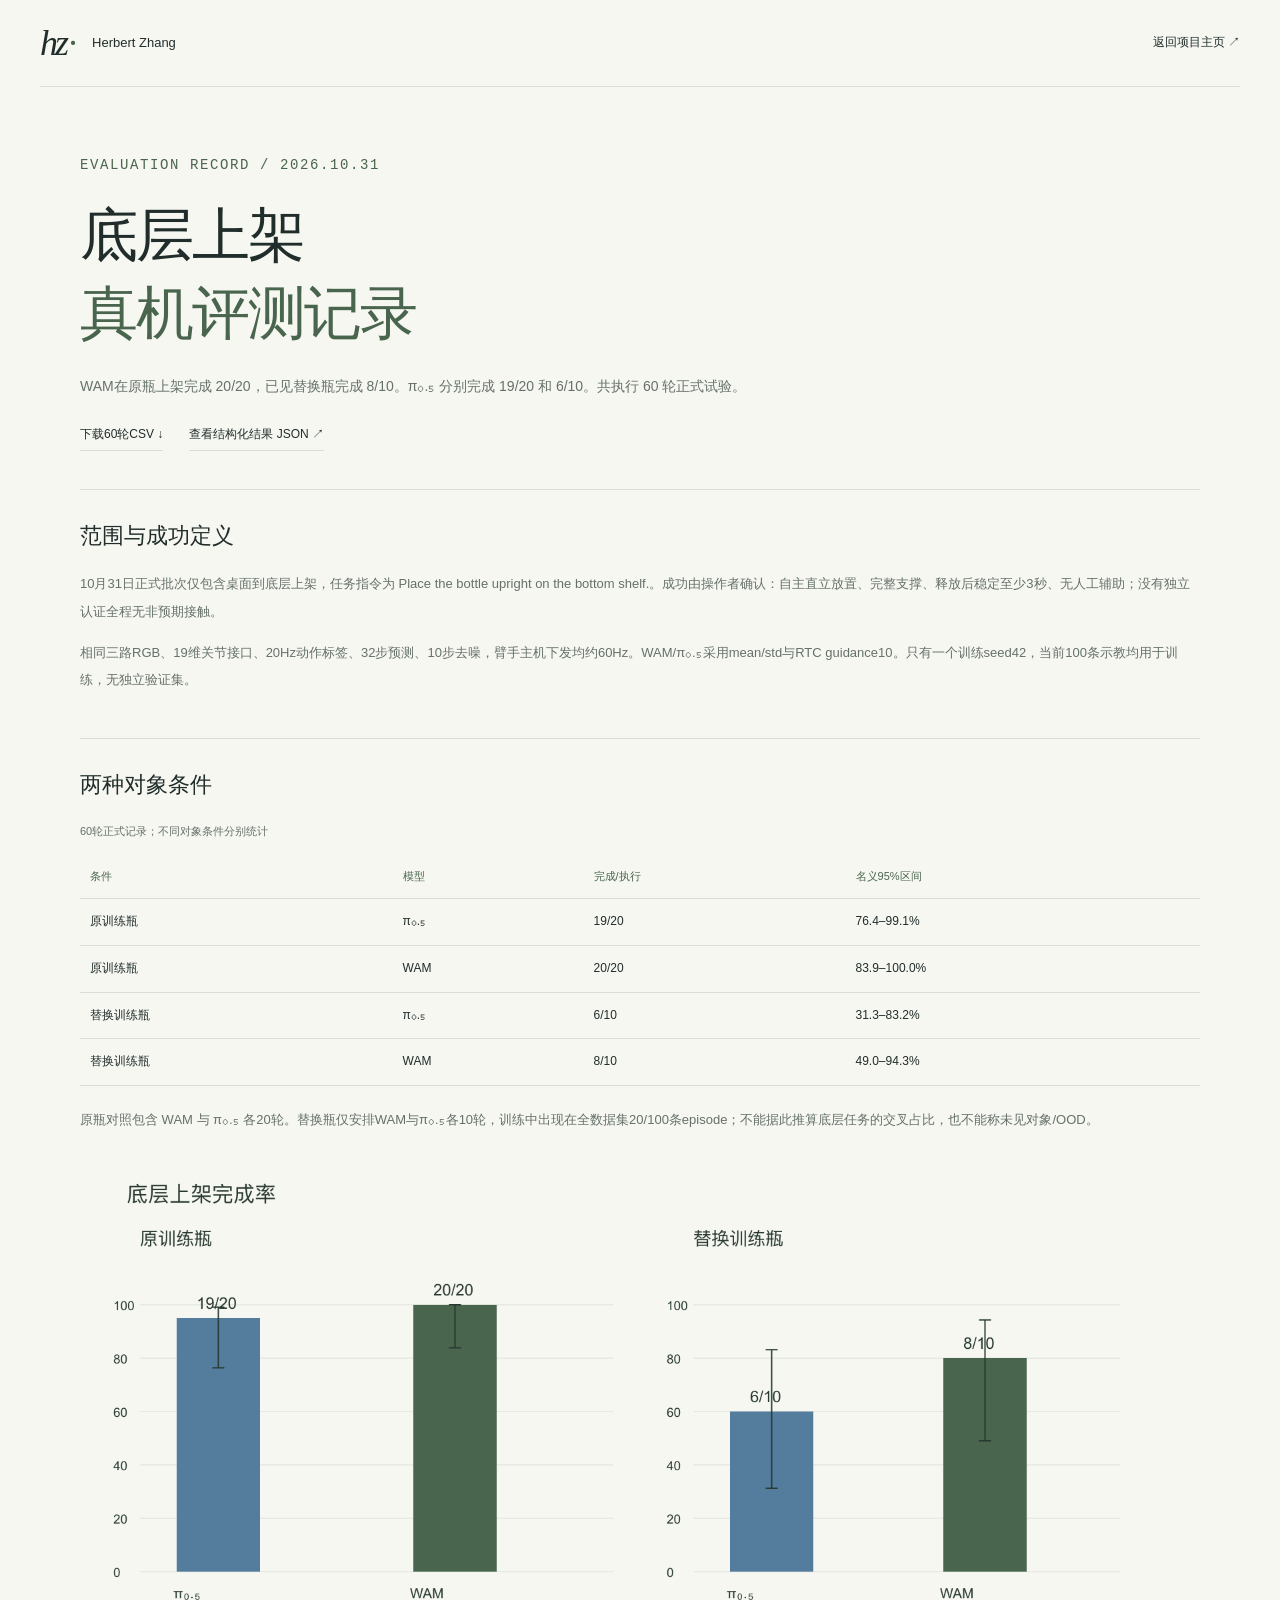
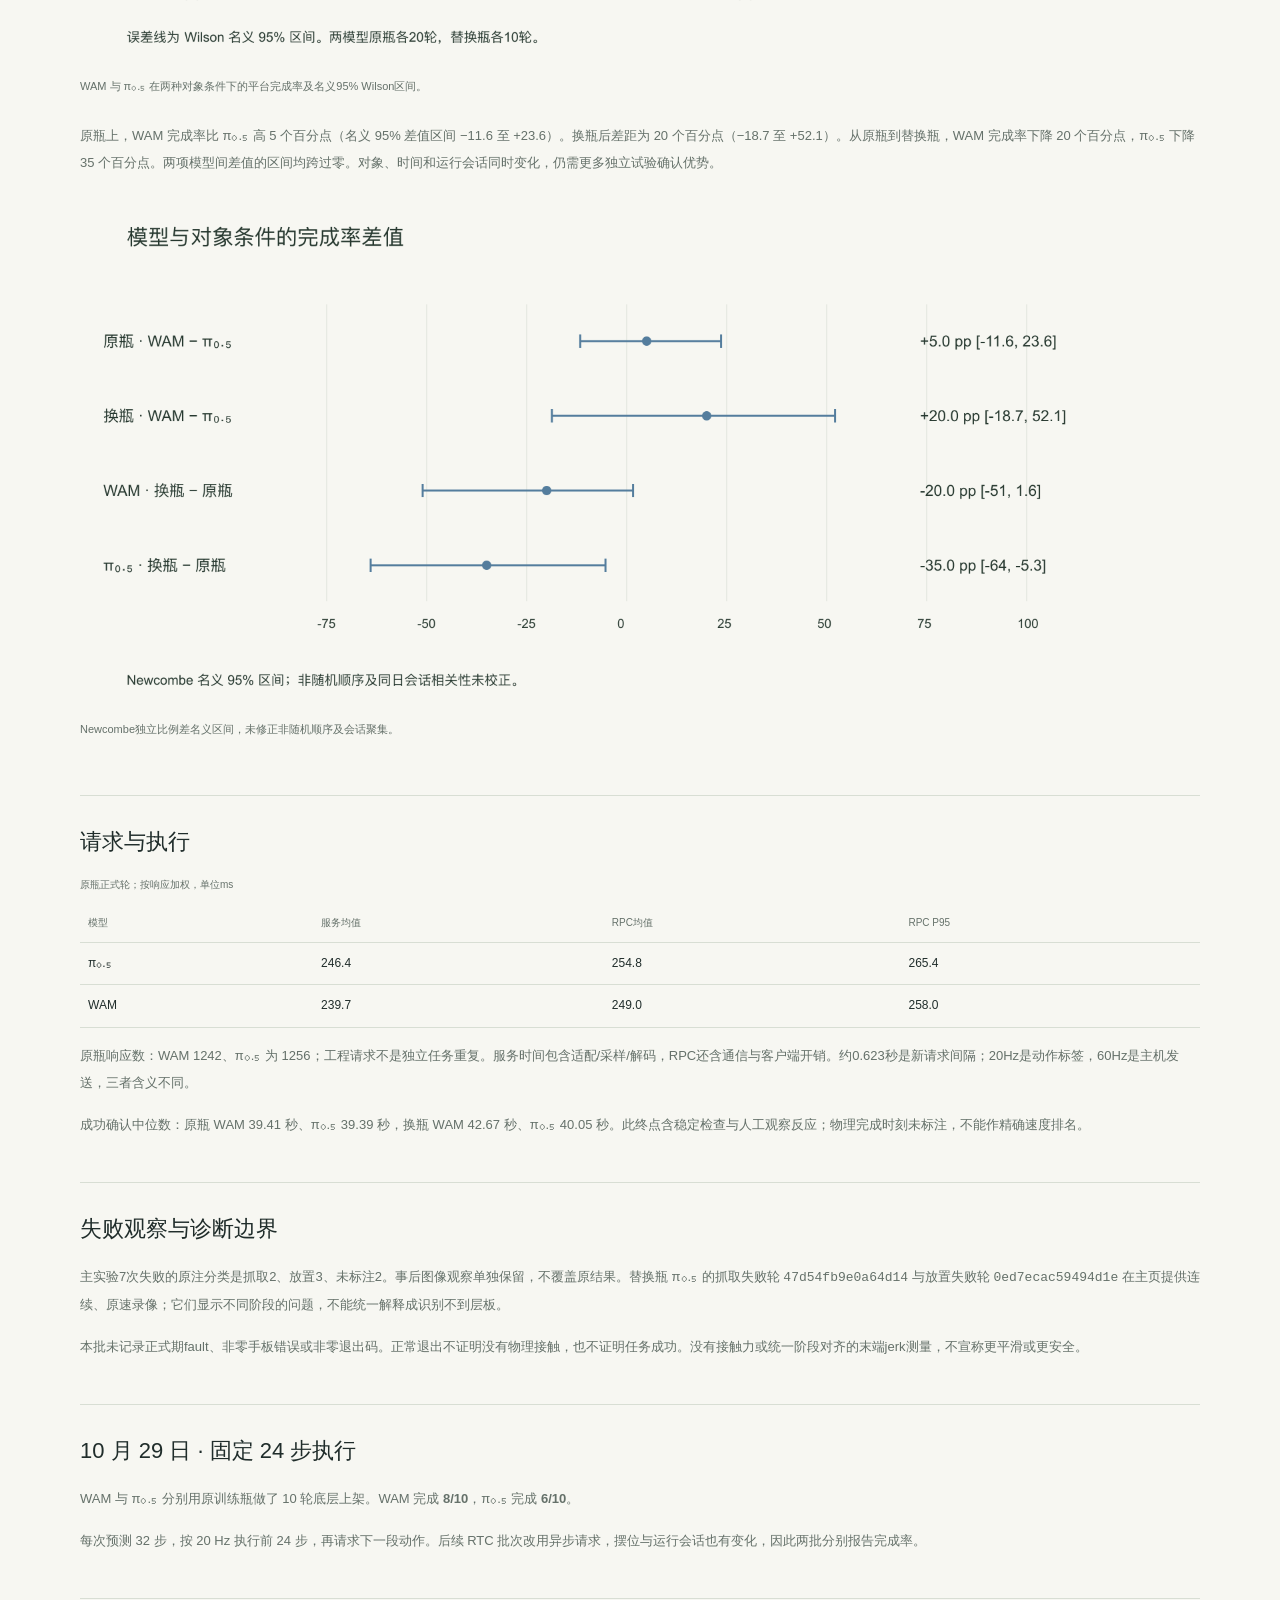
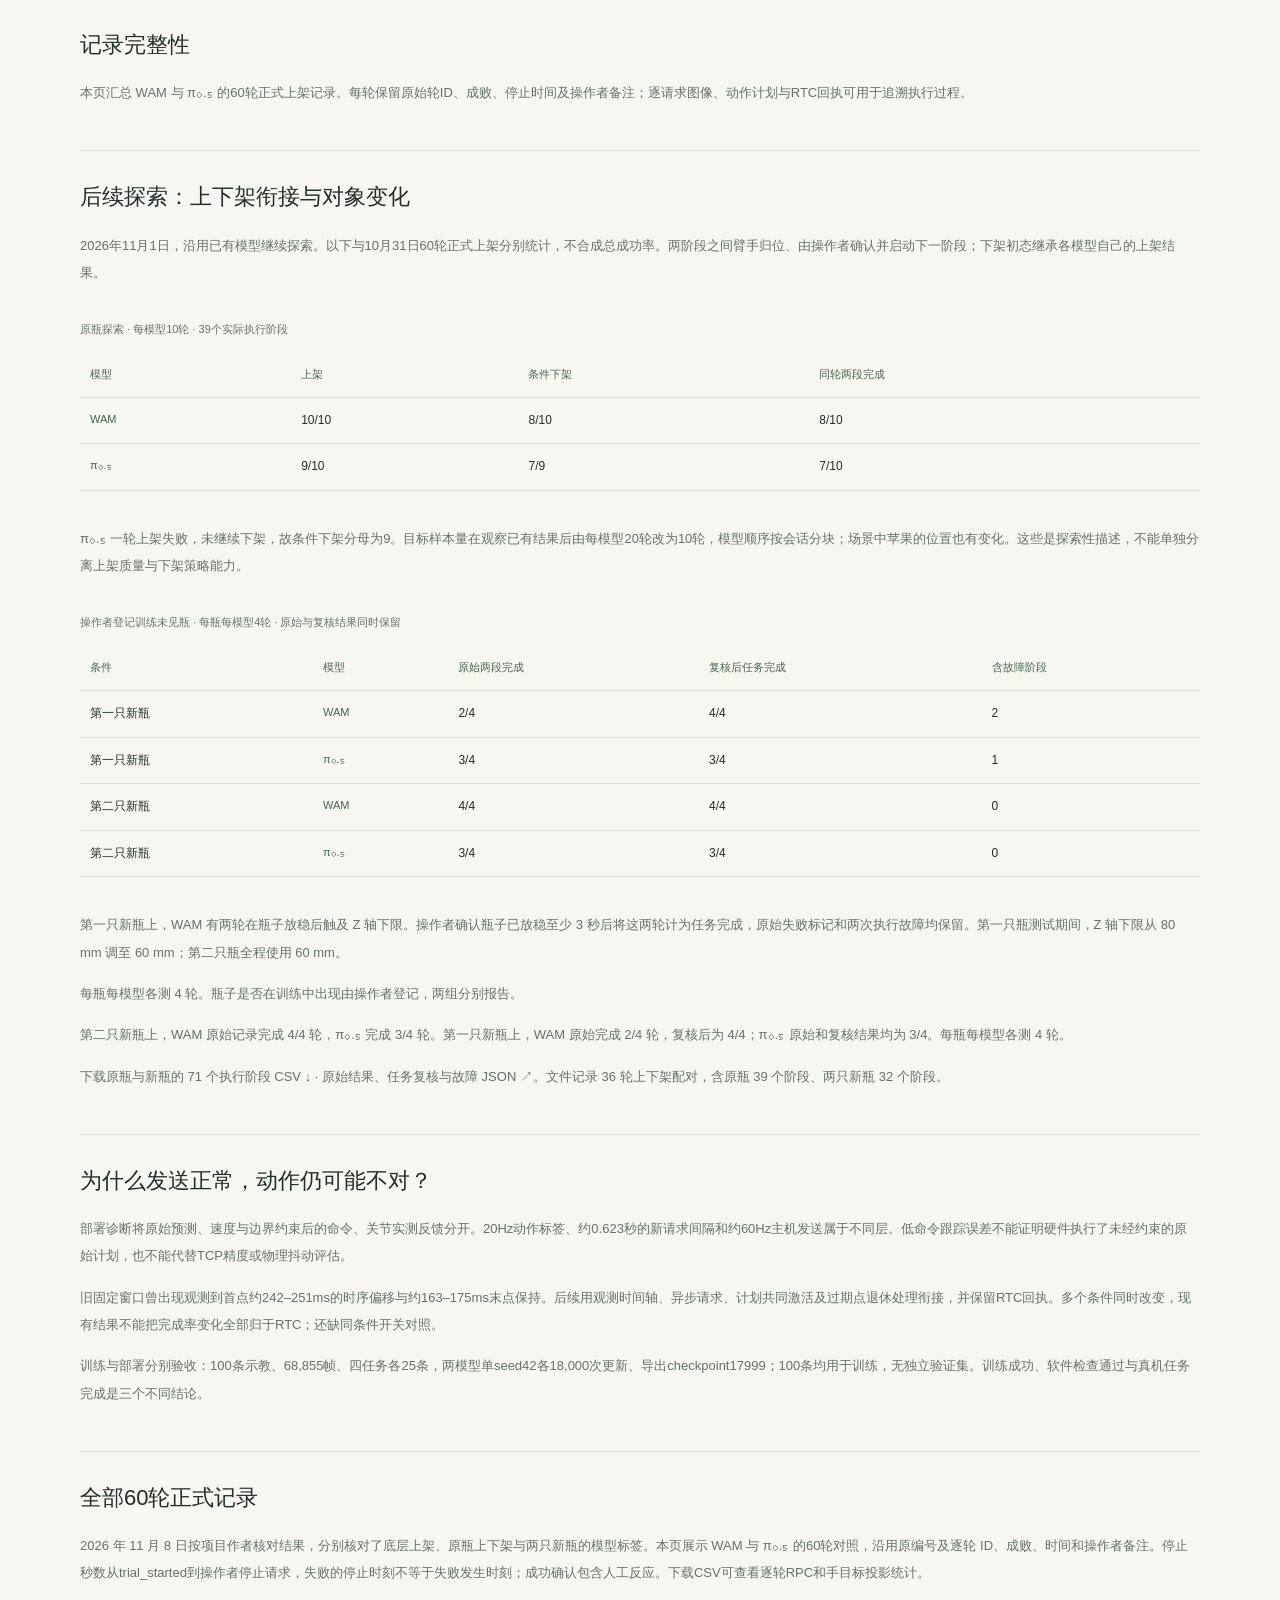
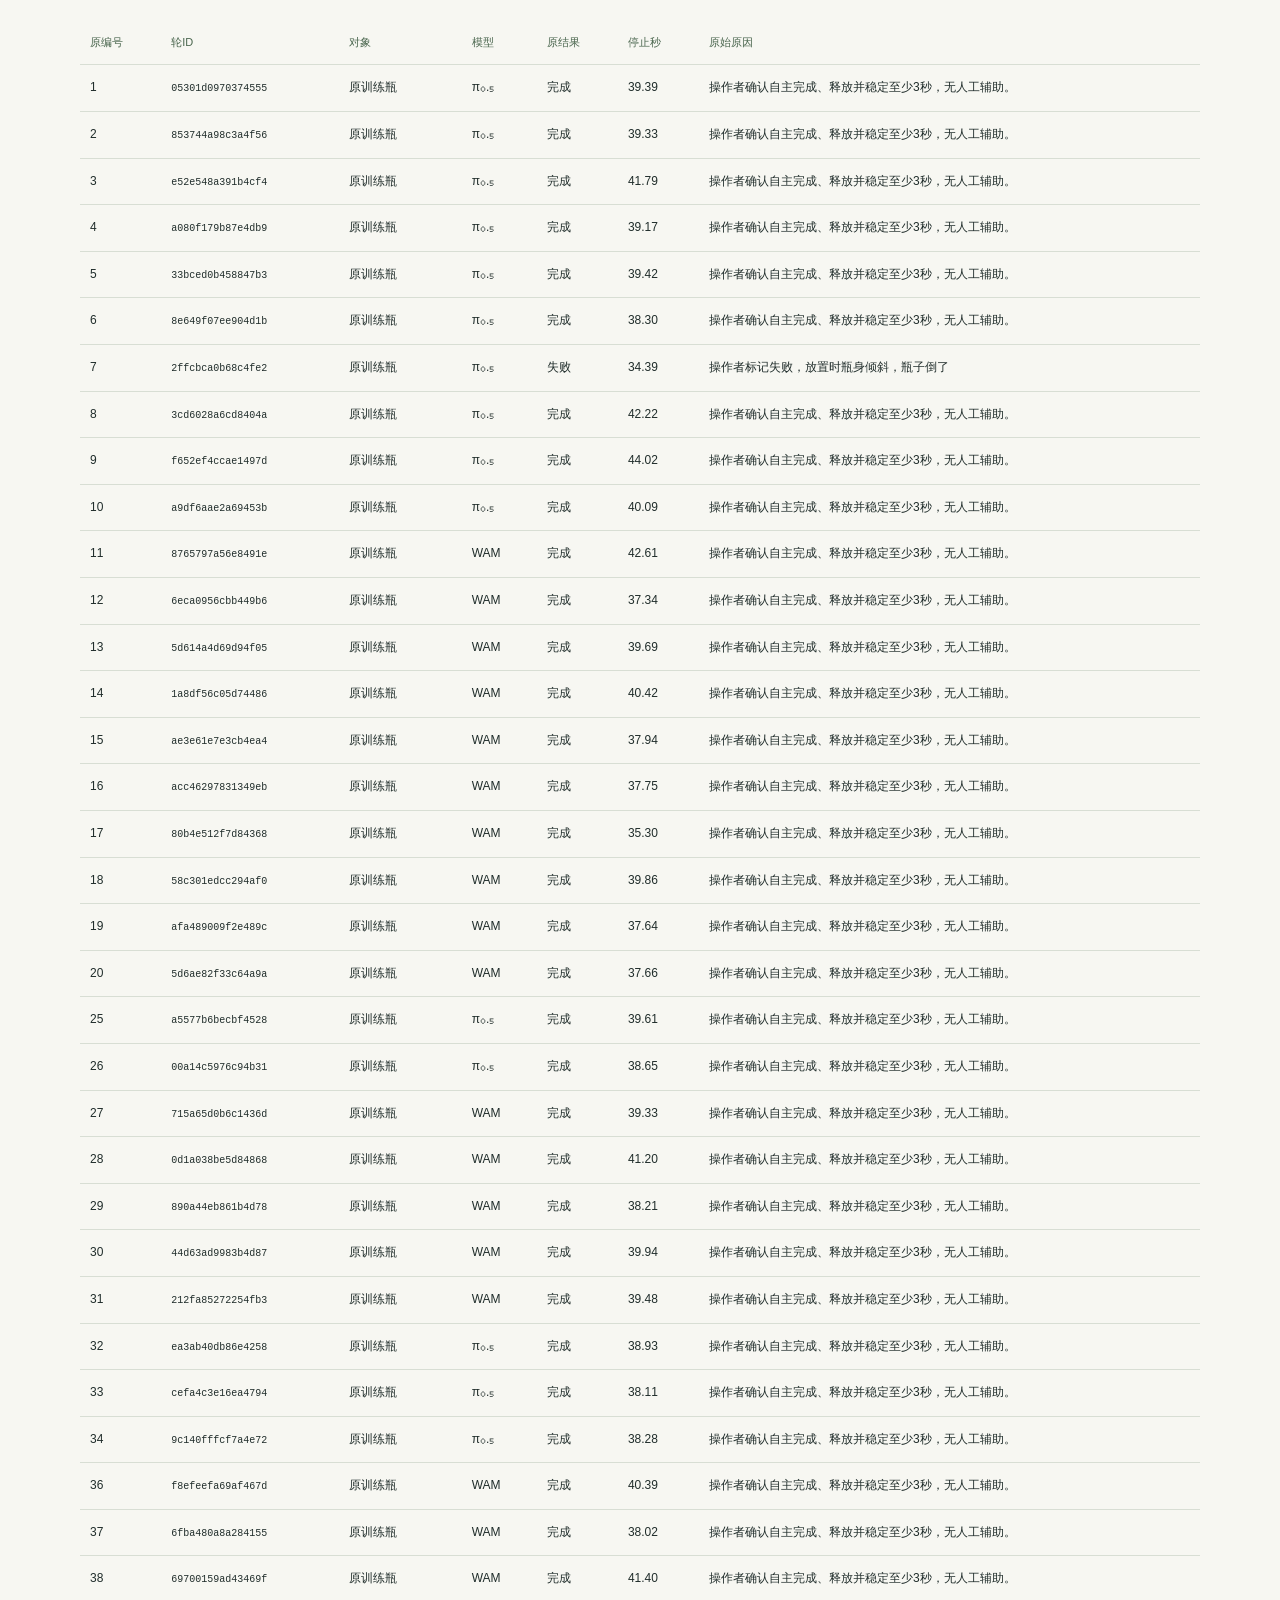
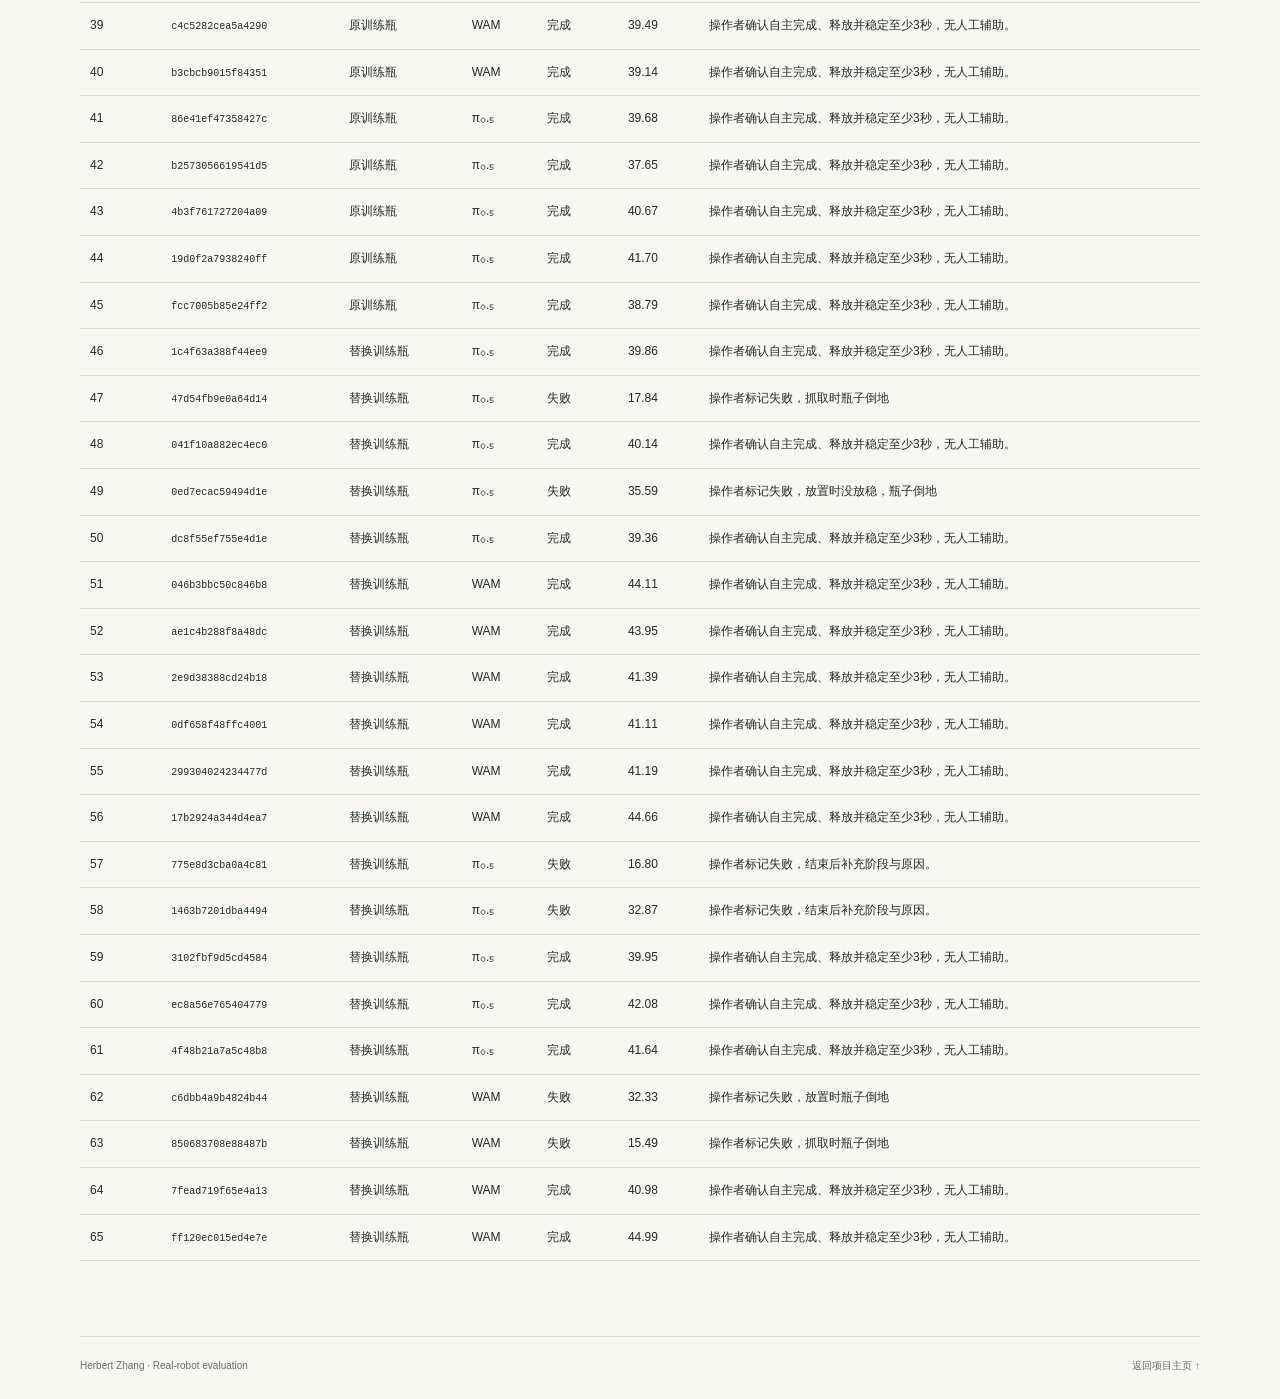
<file: wam-evaluation.html>
<!doctype html><html lang="zh-CN"><head><meta charset="utf-8"><meta name="viewport" content="width=device-width,initial-scale=1"><title>真机评测与后续探索 — Herbert Zhang</title><meta name="description" content="WAM与π₀.₅的60轮底层上架正式评测，含对象条件对照、执行时延及失败诊断边界。"><link rel="stylesheet" href="styles.css"><link rel="stylesheet" href="wam-evaluation.css"><link rel="icon" href="assets/favicon.svg"></head><body class="wam-report"><header class="site-header"><a class="identity" href="index.html#wam-evaluation"><span class="monogram">hz<span>·</span></span><span class="identity-name">Herbert Zhang</span></a><nav><a href="index.html#wam-evaluation">返回项目主页 ↗</a></nav></header><main class="page-width"><div class="wam-report-heading"><p class="eyebrow">EVALUATION RECORD / 2026.10.31</p><h1>底层上架<br><span>真机评测记录</span></h1><p>WAM在原瓶上架完成 20/20，已见替换瓶完成 8/10。π₀.₅ 分别完成 19/20 和 6/10。共执行 60 轮正式试验。</p><div class="wam-report-links"><a href="assets/wam/evaluation-trials.csv" download>下载60轮CSV ↓</a><a href="assets/wam/evaluation-summary.json">查看结构化结果 JSON ↗</a></div></div><section aria-labelledby="protocol-title"><h2 id="protocol-title">范围与成功定义</h2><p>10月31日正式批次仅包含桌面到底层上架，任务指令为 <span lang="en">Place the bottle upright on the bottom shelf.</span>。成功由操作者确认：自主直立放置、完整支撑、释放后稳定至少3秒、无人工辅助；没有独立认证全程无非预期接触。</p><p>相同三路RGB、19维关节接口、20Hz动作标签、32步预测、10步去噪，臂手主机下发均约60Hz。WAM/π₀.₅采用mean/std与RTC guidance10。只有一个训练seed42，当前100条示教均用于训练，无独立验证集。</p></section><section><h2>两种对象条件</h2><table class="wam-record-table"><caption>60轮正式记录；不同对象条件分别统计</caption><thead><tr><th>条件</th><th>模型</th><th>完成/执行</th><th>名义95%区间</th></tr></thead><tbody><tr><td>原训练瓶</td><td>π₀.₅</td><td>19/20</td><td>76.4–99.1%</td></tr><tr><td>原训练瓶</td><td>WAM</td><td>20/20</td><td>83.9–100.0%</td></tr><tr><td>替换训练瓶</td><td>π₀.₅</td><td>6/10</td><td>31.3–83.2%</td></tr><tr><td>替换训练瓶</td><td>WAM</td><td>8/10</td><td>49.0–94.3%</td></tr></tbody></table><p>原瓶对照包含 WAM 与 π₀.₅ 各20轮。替换瓶仅安排WAM与π₀.₅各10轮，训练中出现在全数据集20/100条episode；不能据此推算底层任务的交叉占比，也不能称未见对象/OOD。</p><figure><img src="assets/wam/01_completion_pi05_main.png" alt="原瓶WAM20/20、π₀.₅为19/20；换瓶WAM8/10、π₀.₅为6/10，并显示Wilson区间" loading="lazy" width="1680" height="760"><figcaption>WAM 与 π₀.₅ 在两种对象条件下的平台完成率及名义95% Wilson区间。</figcaption></figure><p>原瓶上，WAM 完成率比 π₀.₅ 高 5 个百分点（名义 95% 差值区间 −11.6 至 +23.6）。换瓶后差距为 20 个百分点（−18.7 至 +52.1）。从原瓶到替换瓶，WAM 完成率下降 20 个百分点，π₀.₅ 下降 35 个百分点。两项模型间差值的区间均跨过零。对象、时间和运行会话同时变化，仍需更多独立试验确认优势。</p><figure><img src="assets/wam/02_risk_differences_pi05.png" alt="WAM与π₀.₅及两种对象条件的完成率差和Newcombe名义区间" loading="lazy"><figcaption>Newcombe独立比例差名义区间，未修正非随机顺序及会话聚集。</figcaption></figure></section><section><h2>请求与执行</h2><div class="wam-latency"><table><caption>原瓶正式轮；按响应加权，单位ms</caption><thead><tr><th>模型</th><th>服务均值</th><th>RPC均值</th><th>RPC P95</th></tr></thead><tbody><tr><th scope="row">π₀.₅</th><td>246.4</td><td>254.8</td><td>265.4</td></tr><tr><th scope="row">WAM</th><td>239.7</td><td>249.0</td><td>258.0</td></tr></tbody></table></div><p>原瓶响应数：WAM 1242、π₀.₅ 为 1256；工程请求不是独立任务重复。服务时间包含适配/采样/解码，RPC还含通信与客户端开销。约0.623秒是新请求间隔；20Hz是动作标签，60Hz是主机发送，三者含义不同。</p><p>成功确认中位数：原瓶 WAM 39.41 秒、π₀.₅ 39.39 秒，换瓶 WAM 42.67 秒、π₀.₅ 40.05 秒。此终点含稳定检查与人工观察反应；物理完成时刻未标注，不能作精确速度排名。</p></section><section id="diagnostics"><h2>失败观察与诊断边界</h2><p>主实验7次失败的原注分类是抓取2、放置3、未标注2。事后图像观察单独保留，不覆盖原结果。替换瓶 π₀.₅ 的抓取失败轮 <code>47d54fb9e0a64d14</code> 与放置失败轮 <code>0ed7ecac59494d1e</code> 在主页提供连续、原速录像；它们显示不同阶段的问题，不能统一解释成识别不到层板。</p><p>本批未记录正式期fault、非零手板错误或非零退出码。正常退出不证明没有物理接触，也不证明任务成功。没有接触力或统一阶段对齐的末端jerk测量，不宣称更平滑或更安全。</p></section><section id="fixed-window"><h2>10 月 29 日 · 固定 24 步执行</h2><p>WAM 与 π₀.₅ 分别用原训练瓶做了 10 轮底层上架。WAM 完成 <strong>8/10</strong>，π₀.₅ 完成 <strong>6/10</strong>。</p><p>每次预测 32 步，按 20 Hz 执行前 24 步，再请求下一段动作。后续 RTC 批次改用异步请求，摆位与运行会话也有变化，因此两批分别报告完成率。</p></section><section><h2>记录完整性</h2><p>本页汇总 WAM 与 π₀.₅ 的60轮正式上架记录。每轮保留原始轮ID、成败、停止时间及操作者备注；逐请求图像、动作计划与RTC回执可用于追溯执行过程。</p></section><section id="followup"><h2>后续探索：上下架衔接与对象变化</h2><p>2026年11月1日，沿用已有模型继续探索。以下与10月31日60轮正式上架分别统计，不合成总成功率。两阶段之间臂手归位、由操作者确认并启动下一阶段；下架初态继承各模型自己的上架结果。</p><div class="wam-record-scroll" role="region" aria-label="原瓶上下架结果" tabindex="0"><table class="wam-record-table"><caption>原瓶探索 · 每模型10轮 · 39个实际执行阶段</caption><thead><tr><th scope="col">模型</th><th scope="col">上架</th><th scope="col">条件下架</th><th scope="col">同轮两段完成</th></tr></thead><tbody><tr><th scope="row">WAM</th><td>10/10</td><td>8/10</td><td>8/10</td></tr><tr><th scope="row">π₀.₅</th><td>9/10</td><td>7/9</td><td>7/10</td></tr></tbody></table></div><p>π₀.₅ 一轮上架失败，未继续下架，故条件下架分母为9。目标样本量在观察已有结果后由每模型20轮改为10轮，模型顺序按会话分块；场景中苹果的位置也有变化。这些是探索性描述，不能单独分离上架质量与下架策略能力。</p><div class="wam-record-scroll" role="region" aria-label="新瓶小样本与评分复核" tabindex="0"><table class="wam-record-table"><caption>操作者登记训练未见瓶 · 每瓶每模型4轮 · 原始与复核结果同时保留</caption><thead><tr><th scope="col">条件</th><th scope="col">模型</th><th scope="col">原始两段完成</th><th scope="col">复核后任务完成</th><th scope="col">含故障阶段</th></tr></thead><tbody><tr><td>第一只新瓶</td><th scope="row">WAM</th><td>2/4</td><td>4/4</td><td>2</td></tr><tr><td>第一只新瓶</td><th scope="row">π₀.₅</th><td>3/4</td><td>3/4</td><td>1</td></tr><tr><td>第二只新瓶</td><th scope="row">WAM</th><td>4/4</td><td>4/4</td><td>0</td></tr><tr><td>第二只新瓶</td><th scope="row">π₀.₅</th><td>3/4</td><td>3/4</td><td>0</td></tr></tbody></table></div><p>第一只新瓶上，WAM 有两轮在瓶子放稳后触及 Z 轴下限。操作者确认瓶子已放稳至少 3 秒后将这两轮计为任务完成，原始失败标记和两次执行故障均保留。第一只瓶测试期间，Z 轴下限从 80 mm 调至 60 mm；第二只瓶全程使用 60 mm。</p><p>每瓶每模型各测 4 轮。瓶子是否在训练中出现由操作者登记，两组分别报告。</p><p>第二只新瓶上，WAM 原始记录完成 4/4 轮，π₀.₅ 完成 3/4 轮。第一只新瓶上，WAM 原始完成 2/4 轮，复核后为 4/4；π₀.₅ 原始和复核结果均为 3/4。每瓶每模型各测 4 轮。</p><p><a href="assets/wam/followup-stages.csv" download>下载原瓶与新瓶的 71 个执行阶段 CSV ↓</a> · <a href="assets/wam/followup-stages.json">原始结果、任务复核与故障 JSON ↗</a>。文件记录 36 轮上下架配对，含原瓶 39 个阶段、两只新瓶 32 个阶段。</p></section><section id="engineering"><h2>为什么发送正常，动作仍可能不对？</h2><p>部署诊断将原始预测、速度与边界约束后的命令、关节实测反馈分开。20Hz动作标签、约0.623秒的新请求间隔和约60Hz主机发送属于不同层。低命令跟踪误差不能证明硬件执行了未经约束的原始计划，也不能代替TCP精度或物理抖动评估。</p><p>旧固定窗口曾出现观测到首点约242–251ms的时序偏移与约163–175ms末点保持。后续用观测时间轴、异步请求、计划共同激活及过期点退休处理衔接，并保留RTC回执。多个条件同时改变，现有结果不能把完成率变化全部归于RTC；还缺同条件开关对照。</p><p>训练与部署分别验收：100条示教、68,855帧、四任务各25条，两模型单seed42各18,000次更新、导出checkpoint17999；100条均用于训练，无独立验证集。训练成功、软件检查通过与真机任务完成是三个不同结论。</p></section><section id="records"><h2>全部60轮正式记录</h2><p>2026 年 11 月 8 日按项目作者核对结果，分别核对了底层上架、原瓶上下架与两只新瓶的模型标签。本页展示 WAM 与 π₀.₅ 的60轮对照，沿用原编号及逐轮 ID、成败、时间和操作者备注。停止秒数从trial_started到操作者停止请求，失败的停止时刻不等于失败发生时刻；成功确认包含人工反应。下载CSV可查看逐轮RPC和手目标投影统计。</p><div class="wam-record-scroll"><table class="wam-record-table"><thead><tr><th>原编号</th><th>轮ID</th><th>对象</th><th>模型</th><th>原结果</th><th>停止秒</th><th>原始原因</th></tr></thead><tbody><tr><td>1</td><td><code>05301d0970374555</code></td><td>原训练瓶</td><td>π₀.₅</td><td>完成</td><td>39.39</td><td>操作者确认自主完成、释放并稳定至少3秒，无人工辅助。</td></tr><tr><td>2</td><td><code>853744a98c3a4f56</code></td><td>原训练瓶</td><td>π₀.₅</td><td>完成</td><td>39.33</td><td>操作者确认自主完成、释放并稳定至少3秒，无人工辅助。</td></tr><tr><td>3</td><td><code>e52e548a391b4cf4</code></td><td>原训练瓶</td><td>π₀.₅</td><td>完成</td><td>41.79</td><td>操作者确认自主完成、释放并稳定至少3秒，无人工辅助。</td></tr><tr><td>4</td><td><code>a080f179b87e4db9</code></td><td>原训练瓶</td><td>π₀.₅</td><td>完成</td><td>39.17</td><td>操作者确认自主完成、释放并稳定至少3秒，无人工辅助。</td></tr><tr><td>5</td><td><code>33bced0b458847b3</code></td><td>原训练瓶</td><td>π₀.₅</td><td>完成</td><td>39.42</td><td>操作者确认自主完成、释放并稳定至少3秒，无人工辅助。</td></tr><tr><td>6</td><td><code>8e649f07ee904d1b</code></td><td>原训练瓶</td><td>π₀.₅</td><td>完成</td><td>38.30</td><td>操作者确认自主完成、释放并稳定至少3秒，无人工辅助。</td></tr><tr><td>7</td><td><code>2ffcbca0b68c4fe2</code></td><td>原训练瓶</td><td>π₀.₅</td><td>失败</td><td>34.39</td><td>操作者标记失败，放置时瓶身倾斜，瓶子倒了</td></tr><tr><td>8</td><td><code>3cd6028a6cd8404a</code></td><td>原训练瓶</td><td>π₀.₅</td><td>完成</td><td>42.22</td><td>操作者确认自主完成、释放并稳定至少3秒，无人工辅助。</td></tr><tr><td>9</td><td><code>f652ef4ccae1497d</code></td><td>原训练瓶</td><td>π₀.₅</td><td>完成</td><td>44.02</td><td>操作者确认自主完成、释放并稳定至少3秒，无人工辅助。</td></tr><tr><td>10</td><td><code>a9df6aae2a69453b</code></td><td>原训练瓶</td><td>π₀.₅</td><td>完成</td><td>40.09</td><td>操作者确认自主完成、释放并稳定至少3秒，无人工辅助。</td></tr><tr><td>11</td><td><code>8765797a56e8491e</code></td><td>原训练瓶</td><td>WAM</td><td>完成</td><td>42.61</td><td>操作者确认自主完成、释放并稳定至少3秒，无人工辅助。</td></tr><tr><td>12</td><td><code>6eca0956cbb449b6</code></td><td>原训练瓶</td><td>WAM</td><td>完成</td><td>37.34</td><td>操作者确认自主完成、释放并稳定至少3秒，无人工辅助。</td></tr><tr><td>13</td><td><code>5d614a4d69d94f05</code></td><td>原训练瓶</td><td>WAM</td><td>完成</td><td>39.69</td><td>操作者确认自主完成、释放并稳定至少3秒，无人工辅助。</td></tr><tr><td>14</td><td><code>1a8df56c05d74486</code></td><td>原训练瓶</td><td>WAM</td><td>完成</td><td>40.42</td><td>操作者确认自主完成、释放并稳定至少3秒，无人工辅助。</td></tr><tr><td>15</td><td><code>ae3e61e7e3cb4ea4</code></td><td>原训练瓶</td><td>WAM</td><td>完成</td><td>37.94</td><td>操作者确认自主完成、释放并稳定至少3秒，无人工辅助。</td></tr><tr><td>16</td><td><code>acc46297831349eb</code></td><td>原训练瓶</td><td>WAM</td><td>完成</td><td>37.75</td><td>操作者确认自主完成、释放并稳定至少3秒，无人工辅助。</td></tr><tr><td>17</td><td><code>80b4e512f7d84368</code></td><td>原训练瓶</td><td>WAM</td><td>完成</td><td>35.30</td><td>操作者确认自主完成、释放并稳定至少3秒，无人工辅助。</td></tr><tr><td>18</td><td><code>58c301edcc294af0</code></td><td>原训练瓶</td><td>WAM</td><td>完成</td><td>39.86</td><td>操作者确认自主完成、释放并稳定至少3秒，无人工辅助。</td></tr><tr><td>19</td><td><code>afa489009f2e489c</code></td><td>原训练瓶</td><td>WAM</td><td>完成</td><td>37.64</td><td>操作者确认自主完成、释放并稳定至少3秒，无人工辅助。</td></tr><tr><td>20</td><td><code>5d6ae82f33c64a9a</code></td><td>原训练瓶</td><td>WAM</td><td>完成</td><td>37.66</td><td>操作者确认自主完成、释放并稳定至少3秒，无人工辅助。</td></tr><tr><td>25</td><td><code>a5577b6becbf4528</code></td><td>原训练瓶</td><td>π₀.₅</td><td>完成</td><td>39.61</td><td>操作者确认自主完成、释放并稳定至少3秒，无人工辅助。</td></tr><tr><td>26</td><td><code>00a14c5976c94b31</code></td><td>原训练瓶</td><td>π₀.₅</td><td>完成</td><td>38.65</td><td>操作者确认自主完成、释放并稳定至少3秒，无人工辅助。</td></tr><tr><td>27</td><td><code>715a65d0b6c1436d</code></td><td>原训练瓶</td><td>WAM</td><td>完成</td><td>39.33</td><td>操作者确认自主完成、释放并稳定至少3秒，无人工辅助。</td></tr><tr><td>28</td><td><code>0d1a038be5d84868</code></td><td>原训练瓶</td><td>WAM</td><td>完成</td><td>41.20</td><td>操作者确认自主完成、释放并稳定至少3秒，无人工辅助。</td></tr><tr><td>29</td><td><code>890a44eb861b4d78</code></td><td>原训练瓶</td><td>WAM</td><td>完成</td><td>38.21</td><td>操作者确认自主完成、释放并稳定至少3秒，无人工辅助。</td></tr><tr><td>30</td><td><code>44d63ad9983b4d87</code></td><td>原训练瓶</td><td>WAM</td><td>完成</td><td>39.94</td><td>操作者确认自主完成、释放并稳定至少3秒，无人工辅助。</td></tr><tr><td>31</td><td><code>212fa85272254fb3</code></td><td>原训练瓶</td><td>WAM</td><td>完成</td><td>39.48</td><td>操作者确认自主完成、释放并稳定至少3秒，无人工辅助。</td></tr><tr><td>32</td><td><code>ea3ab40db86e4258</code></td><td>原训练瓶</td><td>π₀.₅</td><td>完成</td><td>38.93</td><td>操作者确认自主完成、释放并稳定至少3秒，无人工辅助。</td></tr><tr><td>33</td><td><code>cefa4c3e16ea4794</code></td><td>原训练瓶</td><td>π₀.₅</td><td>完成</td><td>38.11</td><td>操作者确认自主完成、释放并稳定至少3秒，无人工辅助。</td></tr><tr><td>34</td><td><code>9c140fffcf7a4e72</code></td><td>原训练瓶</td><td>π₀.₅</td><td>完成</td><td>38.28</td><td>操作者确认自主完成、释放并稳定至少3秒，无人工辅助。</td></tr><tr><td>36</td><td><code>f8efeefa69af467d</code></td><td>原训练瓶</td><td>WAM</td><td>完成</td><td>40.39</td><td>操作者确认自主完成、释放并稳定至少3秒，无人工辅助。</td></tr><tr><td>37</td><td><code>6fba480a8a284155</code></td><td>原训练瓶</td><td>WAM</td><td>完成</td><td>38.02</td><td>操作者确认自主完成、释放并稳定至少3秒，无人工辅助。</td></tr><tr><td>38</td><td><code>69700159ad43469f</code></td><td>原训练瓶</td><td>WAM</td><td>完成</td><td>41.40</td><td>操作者确认自主完成、释放并稳定至少3秒，无人工辅助。</td></tr><tr><td>39</td><td><code>c4c5282cea5a4290</code></td><td>原训练瓶</td><td>WAM</td><td>完成</td><td>39.49</td><td>操作者确认自主完成、释放并稳定至少3秒，无人工辅助。</td></tr><tr><td>40</td><td><code>b3cbcb9015f84351</code></td><td>原训练瓶</td><td>WAM</td><td>完成</td><td>39.14</td><td>操作者确认自主完成、释放并稳定至少3秒，无人工辅助。</td></tr><tr><td>41</td><td><code>86e41ef47358427c</code></td><td>原训练瓶</td><td>π₀.₅</td><td>完成</td><td>39.68</td><td>操作者确认自主完成、释放并稳定至少3秒，无人工辅助。</td></tr><tr><td>42</td><td><code>b2573056619541d5</code></td><td>原训练瓶</td><td>π₀.₅</td><td>完成</td><td>37.65</td><td>操作者确认自主完成、释放并稳定至少3秒，无人工辅助。</td></tr><tr><td>43</td><td><code>4b3f761727204a09</code></td><td>原训练瓶</td><td>π₀.₅</td><td>完成</td><td>40.67</td><td>操作者确认自主完成、释放并稳定至少3秒，无人工辅助。</td></tr><tr><td>44</td><td><code>19d0f2a7938240ff</code></td><td>原训练瓶</td><td>π₀.₅</td><td>完成</td><td>41.70</td><td>操作者确认自主完成、释放并稳定至少3秒，无人工辅助。</td></tr><tr><td>45</td><td><code>fcc7005b85e24ff2</code></td><td>原训练瓶</td><td>π₀.₅</td><td>完成</td><td>38.79</td><td>操作者确认自主完成、释放并稳定至少3秒，无人工辅助。</td></tr><tr><td>46</td><td><code>1c4f63a388f44ee9</code></td><td>替换训练瓶</td><td>π₀.₅</td><td>完成</td><td>39.86</td><td>操作者确认自主完成、释放并稳定至少3秒，无人工辅助。</td></tr><tr><td>47</td><td><code>47d54fb9e0a64d14</code></td><td>替换训练瓶</td><td>π₀.₅</td><td>失败</td><td>17.84</td><td>操作者标记失败，抓取时瓶子倒地</td></tr><tr><td>48</td><td><code>041f10a882ec4ec0</code></td><td>替换训练瓶</td><td>π₀.₅</td><td>完成</td><td>40.14</td><td>操作者确认自主完成、释放并稳定至少3秒，无人工辅助。</td></tr><tr><td>49</td><td><code>0ed7ecac59494d1e</code></td><td>替换训练瓶</td><td>π₀.₅</td><td>失败</td><td>35.59</td><td>操作者标记失败，放置时没放稳，瓶子倒地</td></tr><tr><td>50</td><td><code>dc8f55ef755e4d1e</code></td><td>替换训练瓶</td><td>π₀.₅</td><td>完成</td><td>39.36</td><td>操作者确认自主完成、释放并稳定至少3秒，无人工辅助。</td></tr><tr><td>51</td><td><code>046b3bbc50c846b8</code></td><td>替换训练瓶</td><td>WAM</td><td>完成</td><td>44.11</td><td>操作者确认自主完成、释放并稳定至少3秒，无人工辅助。</td></tr><tr><td>52</td><td><code>ae1c4b288f8a48dc</code></td><td>替换训练瓶</td><td>WAM</td><td>完成</td><td>43.95</td><td>操作者确认自主完成、释放并稳定至少3秒，无人工辅助。</td></tr><tr><td>53</td><td><code>2e9d38388cd24b18</code></td><td>替换训练瓶</td><td>WAM</td><td>完成</td><td>41.39</td><td>操作者确认自主完成、释放并稳定至少3秒，无人工辅助。</td></tr><tr><td>54</td><td><code>0df658f48ffc4001</code></td><td>替换训练瓶</td><td>WAM</td><td>完成</td><td>41.11</td><td>操作者确认自主完成、释放并稳定至少3秒，无人工辅助。</td></tr><tr><td>55</td><td><code>299304024234477d</code></td><td>替换训练瓶</td><td>WAM</td><td>完成</td><td>41.19</td><td>操作者确认自主完成、释放并稳定至少3秒，无人工辅助。</td></tr><tr><td>56</td><td><code>17b2924a344d4ea7</code></td><td>替换训练瓶</td><td>WAM</td><td>完成</td><td>44.66</td><td>操作者确认自主完成、释放并稳定至少3秒，无人工辅助。</td></tr><tr><td>57</td><td><code>775e8d3cba0a4c81</code></td><td>替换训练瓶</td><td>π₀.₅</td><td>失败</td><td>16.80</td><td>操作者标记失败，结束后补充阶段与原因。</td></tr><tr><td>58</td><td><code>1463b7201dba4494</code></td><td>替换训练瓶</td><td>π₀.₅</td><td>失败</td><td>32.87</td><td>操作者标记失败，结束后补充阶段与原因。</td></tr><tr><td>59</td><td><code>3102fbf9d5cd4584</code></td><td>替换训练瓶</td><td>π₀.₅</td><td>完成</td><td>39.95</td><td>操作者确认自主完成、释放并稳定至少3秒，无人工辅助。</td></tr><tr><td>60</td><td><code>ec8a56e765404779</code></td><td>替换训练瓶</td><td>π₀.₅</td><td>完成</td><td>42.08</td><td>操作者确认自主完成、释放并稳定至少3秒，无人工辅助。</td></tr><tr><td>61</td><td><code>4f48b21a7a5c48b8</code></td><td>替换训练瓶</td><td>π₀.₅</td><td>完成</td><td>41.64</td><td>操作者确认自主完成、释放并稳定至少3秒，无人工辅助。</td></tr><tr><td>62</td><td><code>c6dbb4a9b4824b44</code></td><td>替换训练瓶</td><td>WAM</td><td>失败</td><td>32.33</td><td>操作者标记失败，放置时瓶子倒地</td></tr><tr><td>63</td><td><code>850683708e88487b</code></td><td>替换训练瓶</td><td>WAM</td><td>失败</td><td>15.49</td><td>操作者标记失败，抓取时瓶子倒地</td></tr><tr><td>64</td><td><code>7fead719f65e4a13</code></td><td>替换训练瓶</td><td>WAM</td><td>完成</td><td>40.98</td><td>操作者确认自主完成、释放并稳定至少3秒，无人工辅助。</td></tr><tr><td>65</td><td><code>ff120ec015ed4e7e</code></td><td>替换训练瓶</td><td>WAM</td><td>完成</td><td>44.99</td><td>操作者确认自主完成、释放并稳定至少3秒，无人工辅助。</td></tr></tbody></table></div></section></main><footer class="site-footer page-width"><span>Herbert Zhang · Real-robot evaluation</span><a href="index.html#wam-evaluation">返回项目主页 ↑</a></footer></body></html>
</file>
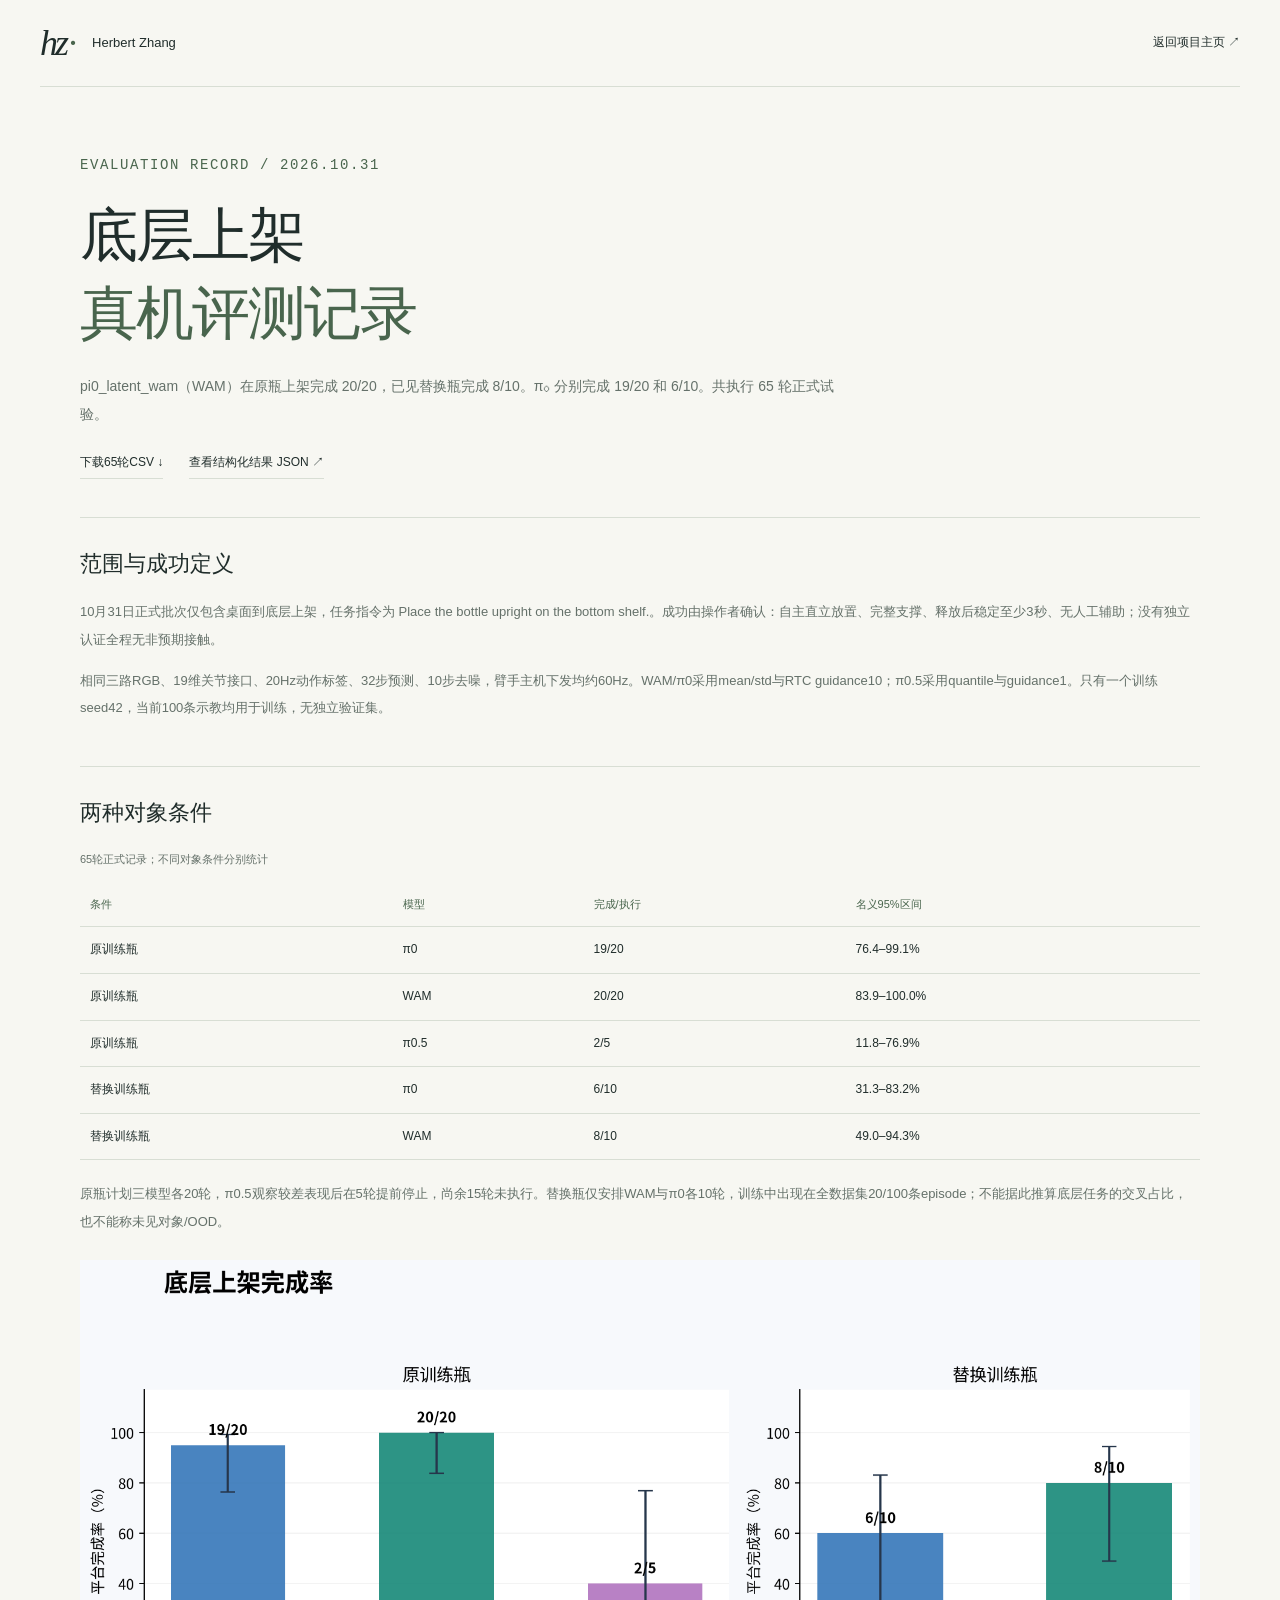
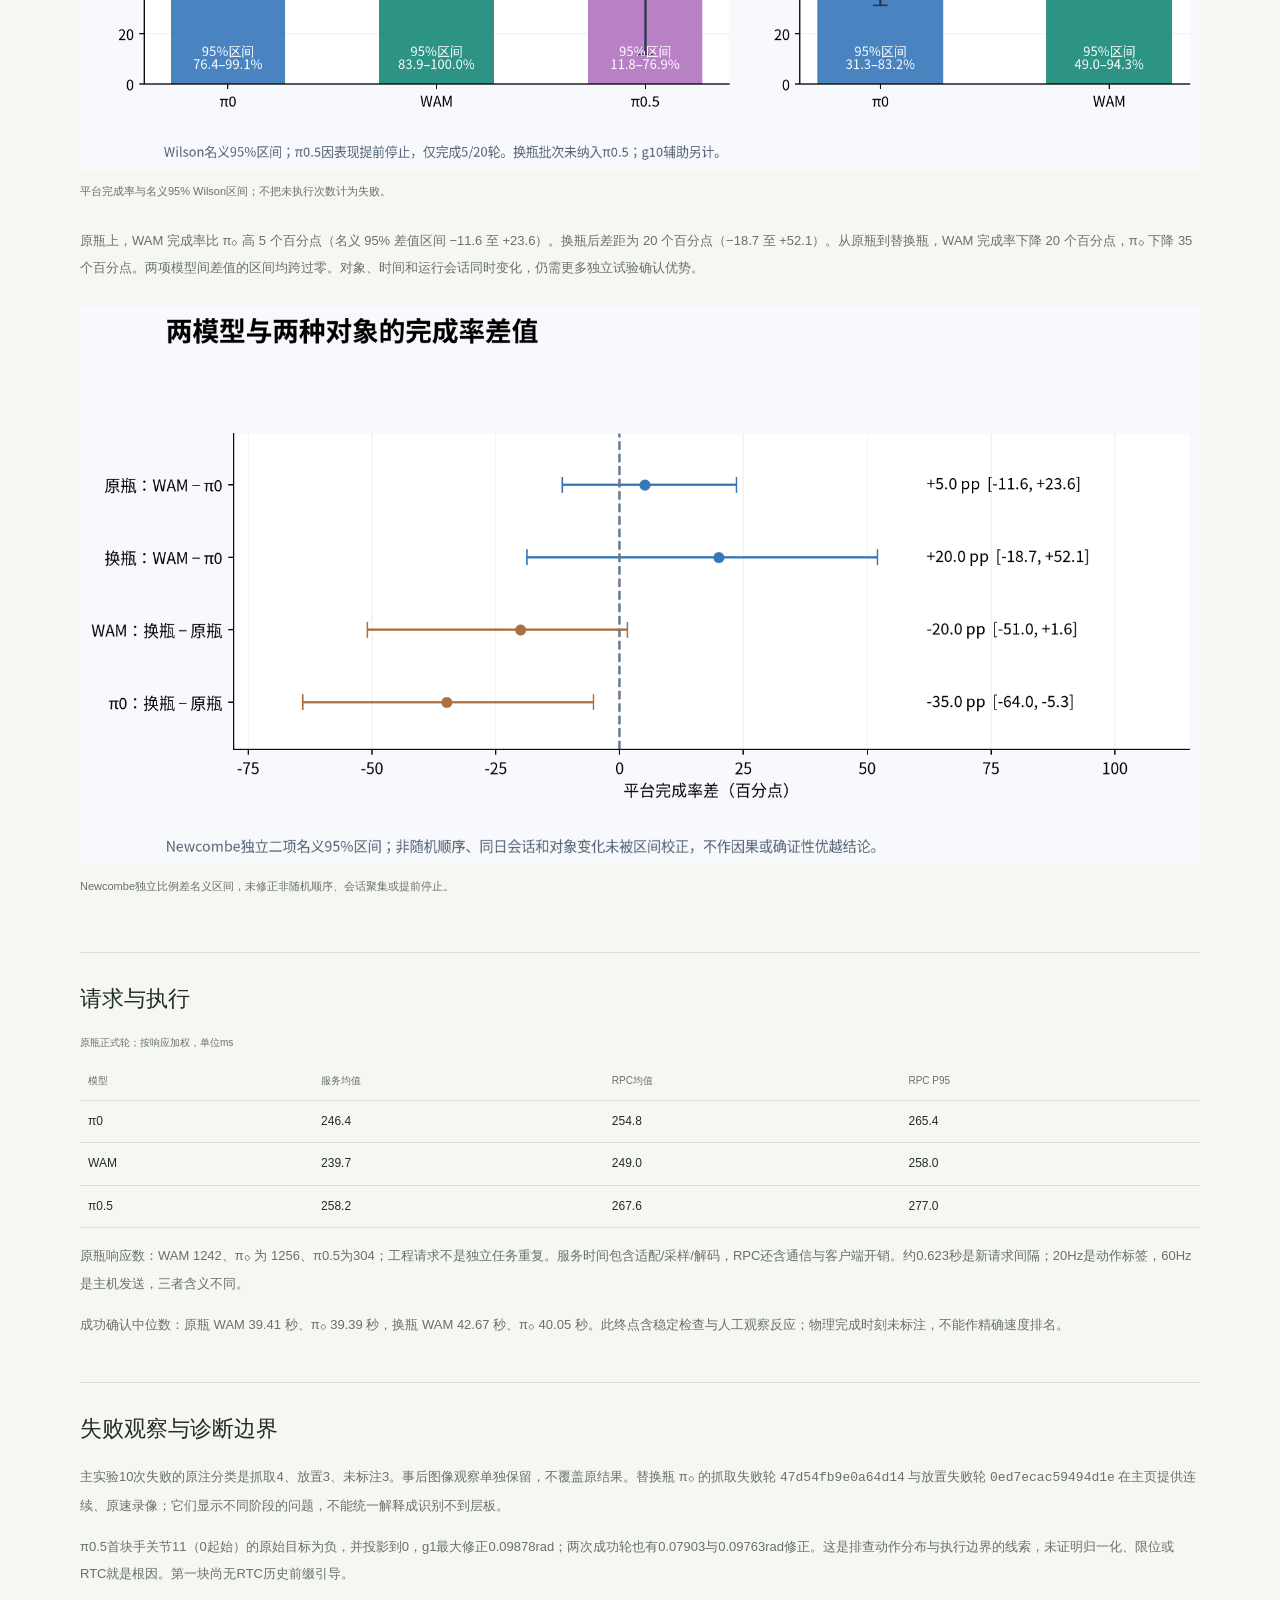
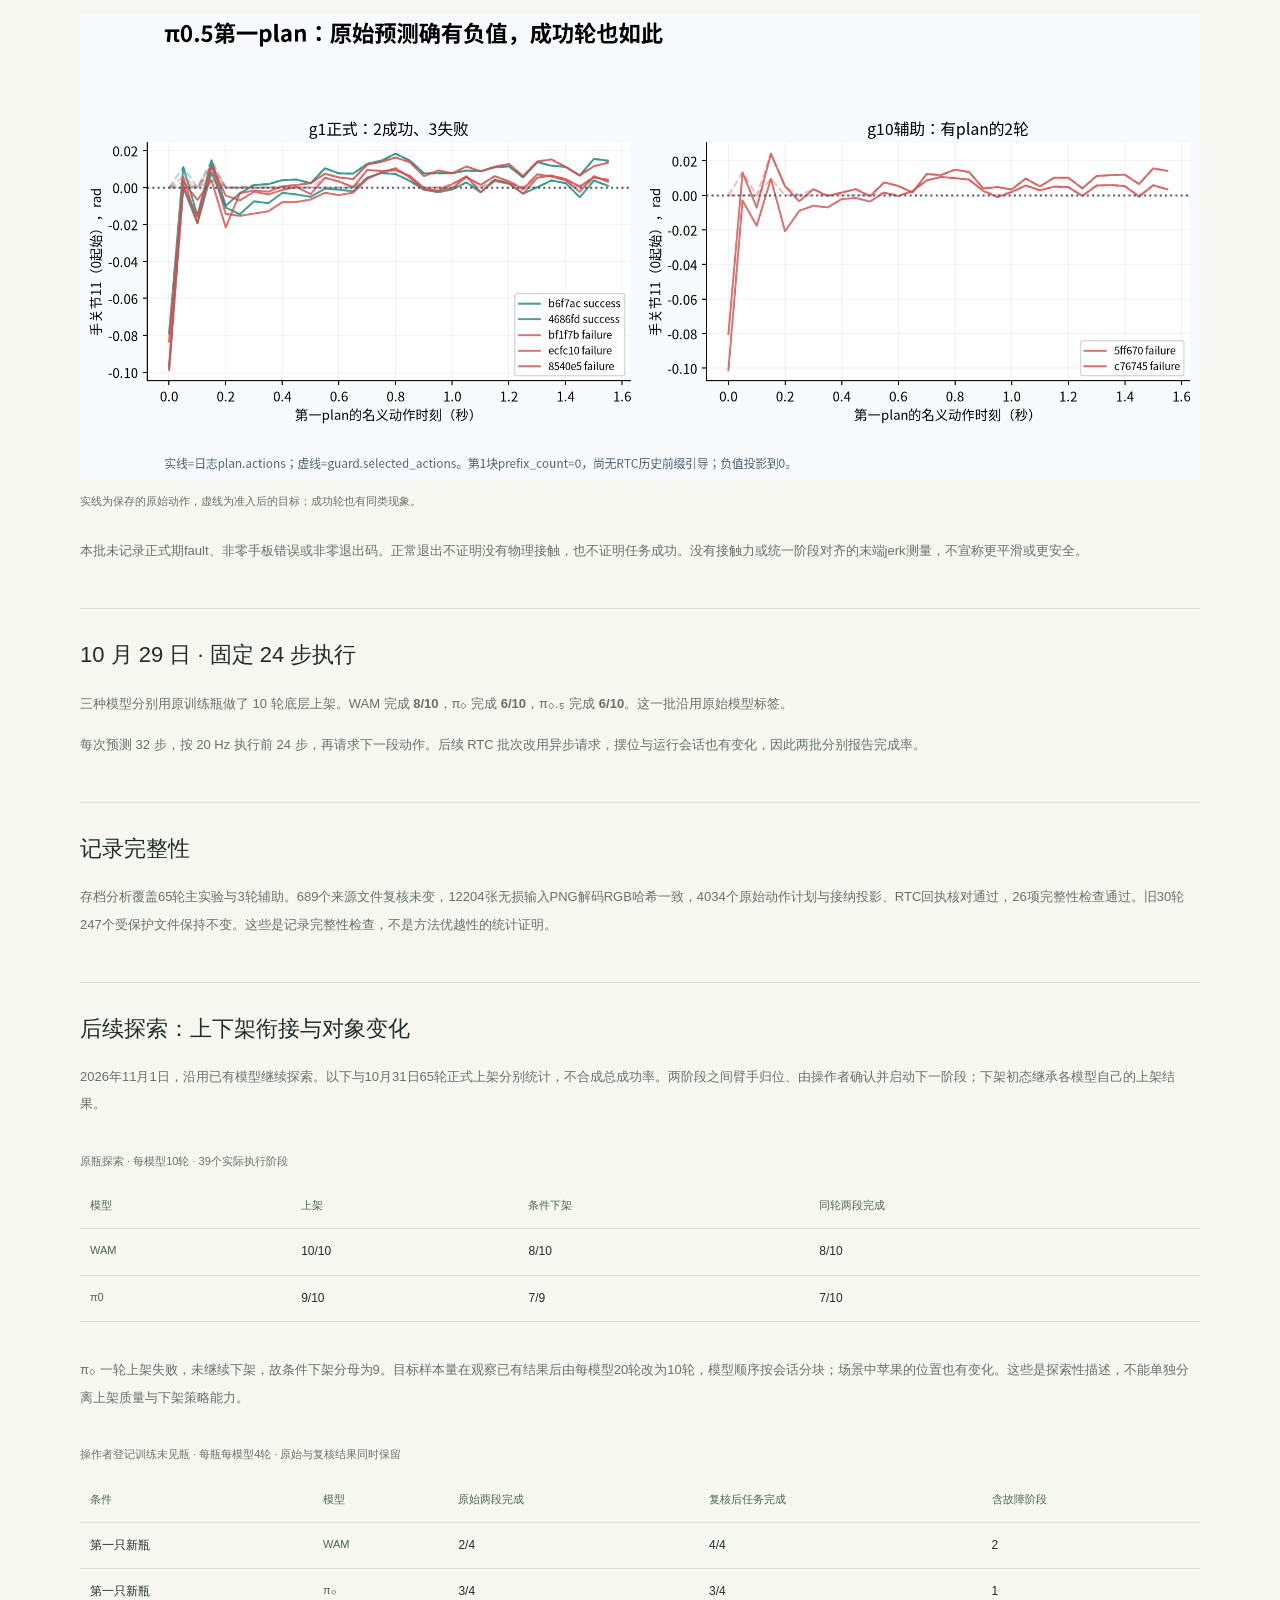
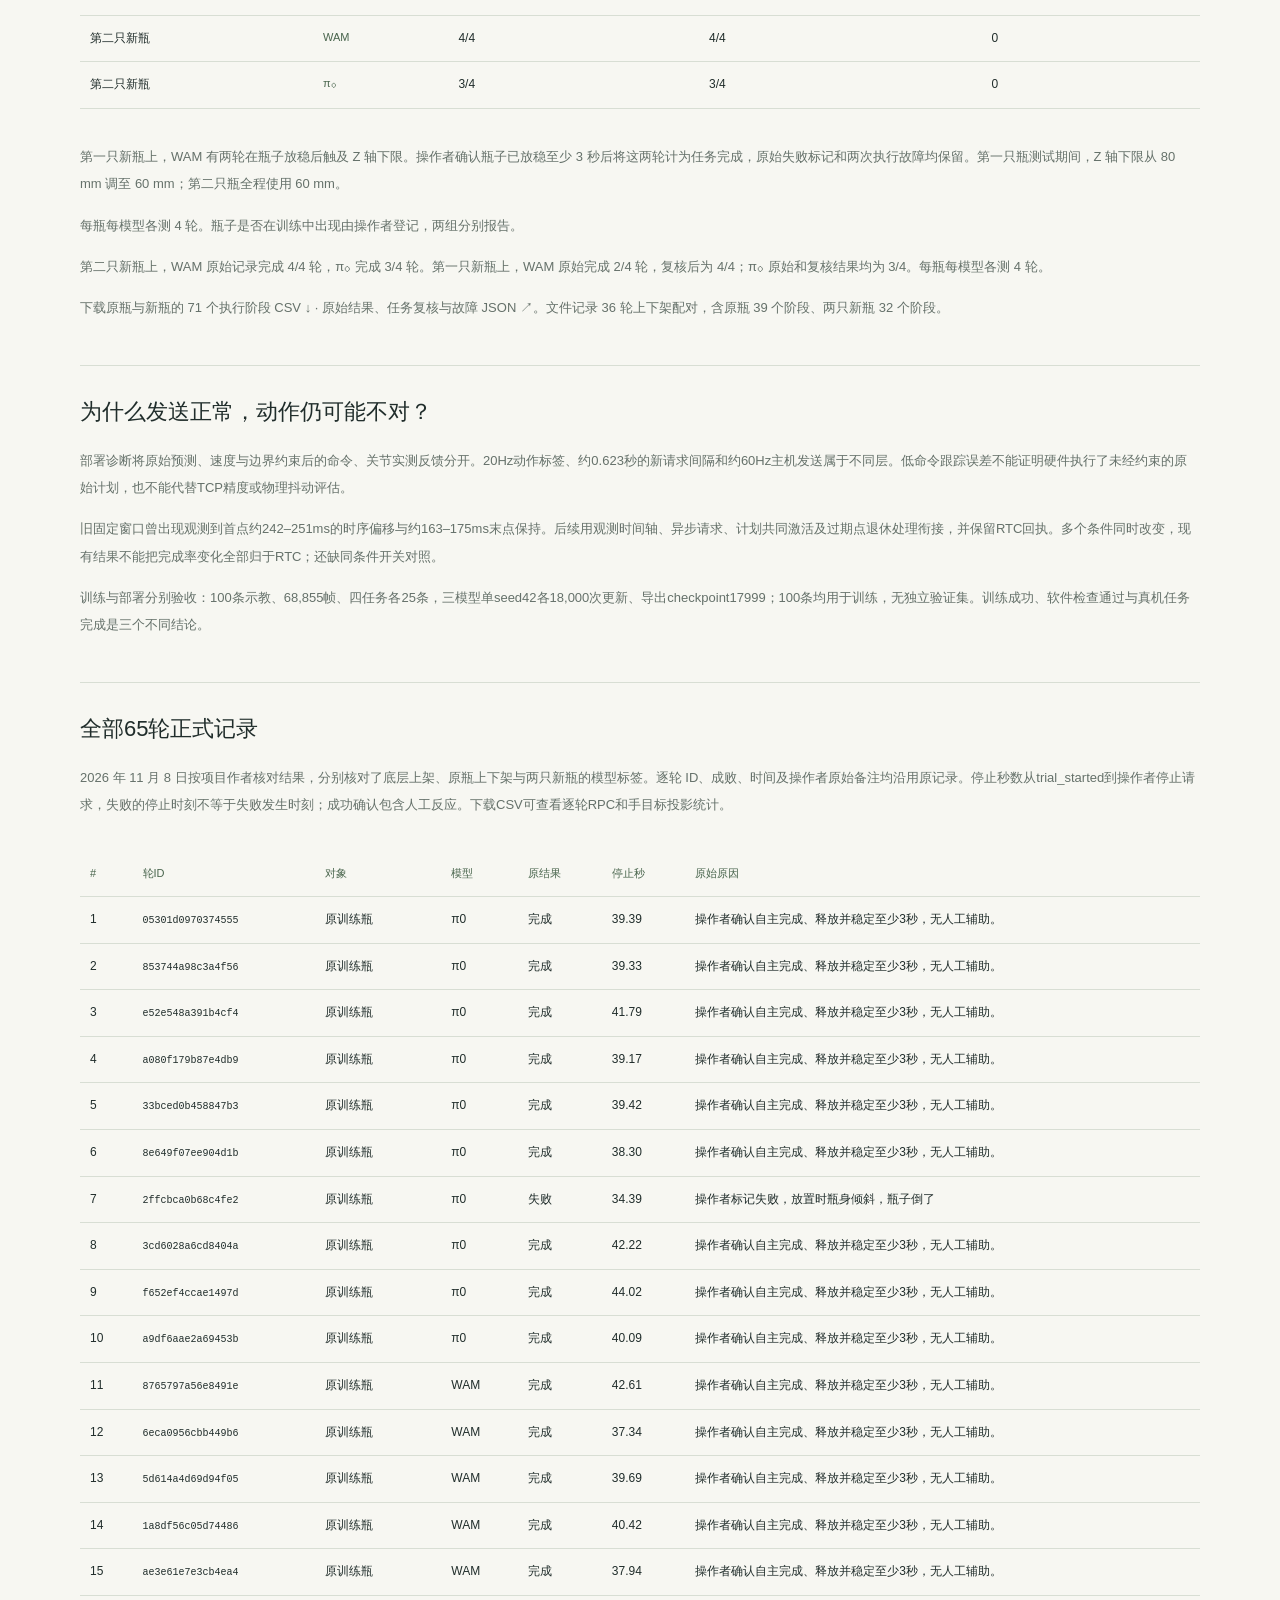
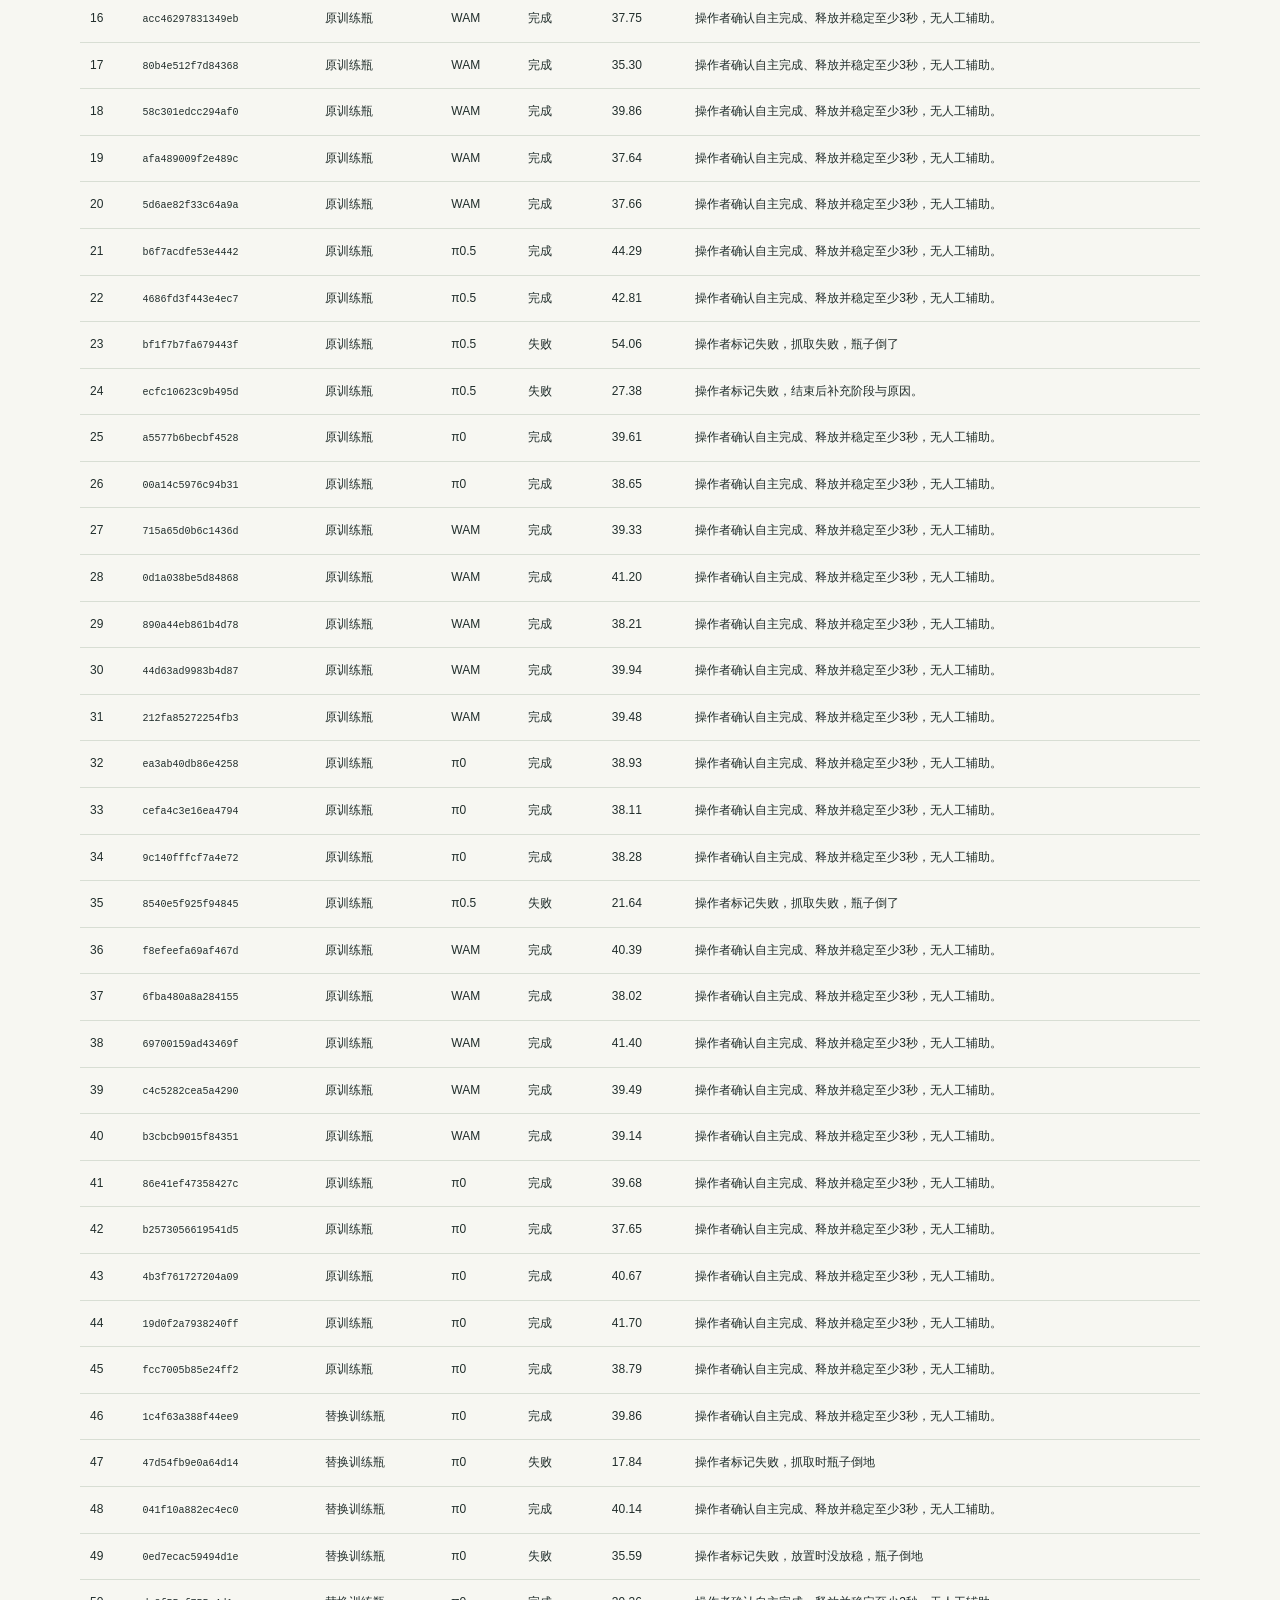
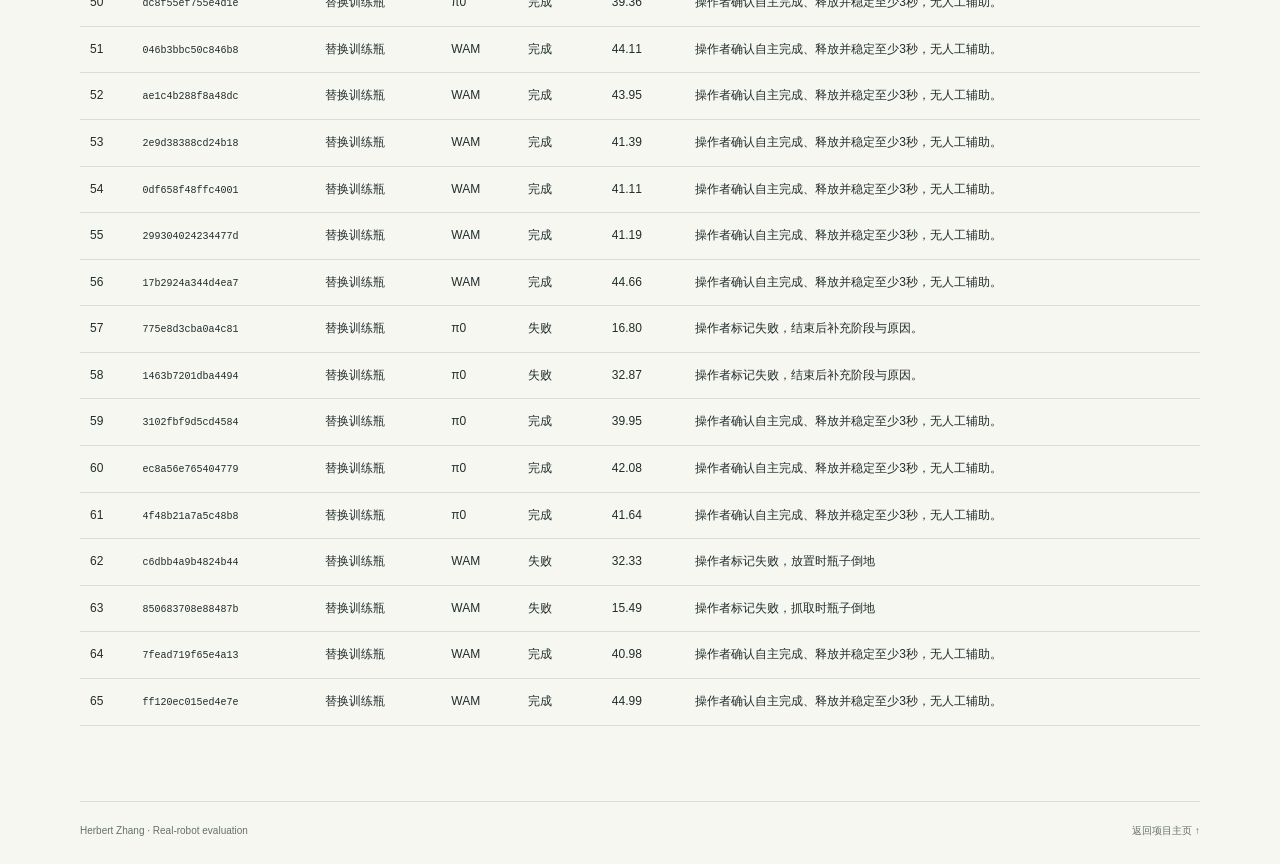
<file: pi0/wam-evaluation.html>
<!doctype html><html lang="zh-CN"><head><meta charset="utf-8"><meta name="viewport" content="width=device-width,initial-scale=1"><title>真机评测与后续探索 — Herbert Zhang</title><meta name="description" content="WAM、π0与π0.5的65轮底层上架正式评测，含对象条件对照、执行时延及失败诊断边界。"><link rel="stylesheet" href="styles.css"><link rel="stylesheet" href="wam-evaluation.css"><link rel="icon" href="assets/favicon.svg"></head><body class="wam-report"><header class="site-header"><a class="identity" href="index.html#wam-evaluation"><span class="monogram">hz<span>·</span></span><span class="identity-name">Herbert Zhang</span></a><nav><a href="index.html#wam-evaluation">返回项目主页 ↗</a></nav></header><main class="page-width"><div class="wam-report-heading"><p class="eyebrow">EVALUATION RECORD / 2026.10.31</p><h1>底层上架<br><span>真机评测记录</span></h1><p>pi0_latent_wam（WAM）在原瓶上架完成 20/20，已见替换瓶完成 8/10。π₀ 分别完成 19/20 和 6/10。共执行 65 轮正式试验。</p><div class="wam-report-links"><a href="assets/wam/evaluation-trials.csv" download>下载65轮CSV ↓</a><a href="assets/wam/evaluation-summary.json">查看结构化结果 JSON ↗</a></div></div><section aria-labelledby="protocol-title"><h2 id="protocol-title">范围与成功定义</h2><p>10月31日正式批次仅包含桌面到底层上架，任务指令为 <span lang="en">Place the bottle upright on the bottom shelf.</span>。成功由操作者确认：自主直立放置、完整支撑、释放后稳定至少3秒、无人工辅助；没有独立认证全程无非预期接触。</p><p>相同三路RGB、19维关节接口、20Hz动作标签、32步预测、10步去噪，臂手主机下发均约60Hz。WAM/π0采用mean/std与RTC guidance10；π0.5采用quantile与guidance1。只有一个训练seed42，当前100条示教均用于训练，无独立验证集。</p></section><section><h2>两种对象条件</h2><table class="wam-record-table"><caption>65轮正式记录；不同对象条件分别统计</caption><thead><tr><th>条件</th><th>模型</th><th>完成/执行</th><th>名义95%区间</th></tr></thead><tbody><tr><td>原训练瓶</td><td>π0</td><td>19/20</td><td>76.4–99.1%</td></tr><tr><td>原训练瓶</td><td>WAM</td><td>20/20</td><td>83.9–100.0%</td></tr><tr><td>原训练瓶</td><td>π0.5</td><td>2/5</td><td>11.8–76.9%</td></tr><tr><td>替换训练瓶</td><td>π0</td><td>6/10</td><td>31.3–83.2%</td></tr><tr><td>替换训练瓶</td><td>WAM</td><td>8/10</td><td>49.0–94.3%</td></tr></tbody></table><p>原瓶计划三模型各20轮，π0.5观察较差表现后在5轮提前停止，尚余15轮未执行。替换瓶仅安排WAM与π0各10轮，训练中出现在全数据集20/100条episode；不能据此推算底层任务的交叉占比，也不能称未见对象/OOD。</p><figure><img src="assets/wam/01_completion.png" alt="原瓶WAM20/20、π0为19/20、π0.5为2/5；换瓶WAM8/10、π0为6/10，并显示Wilson区间" loading="lazy" width="1850" height="840"><figcaption>平台完成率与名义95% Wilson区间；不把未执行次数计为失败。</figcaption></figure><p>原瓶上，WAM 完成率比 π₀ 高 5 个百分点（名义 95% 差值区间 −11.6 至 +23.6）。换瓶后差距为 20 个百分点（−18.7 至 +52.1）。从原瓶到替换瓶，WAM 完成率下降 20 个百分点，π₀ 下降 35 个百分点。两项模型间差值的区间均跨过零。对象、时间和运行会话同时变化，仍需更多独立试验确认优势。</p><figure><img src="assets/wam/02_risk_differences.png" alt="WAM与π0及两种对象条件的完成率差和Newcombe名义区间" loading="lazy"><figcaption>Newcombe独立比例差名义区间，未修正非随机顺序、会话聚集或提前停止。</figcaption></figure></section><section><h2>请求与执行</h2><div class="wam-latency"><table><caption>原瓶正式轮；按响应加权，单位ms</caption><thead><tr><th>模型</th><th>服务均值</th><th>RPC均值</th><th>RPC P95</th></tr></thead><tbody><tr><th scope="row">π0</th><td>246.4</td><td>254.8</td><td>265.4</td></tr><tr><th scope="row">WAM</th><td>239.7</td><td>249.0</td><td>258.0</td></tr><tr><th scope="row">π0.5</th><td>258.2</td><td>267.6</td><td>277.0</td></tr></tbody></table></div><p>原瓶响应数：WAM 1242、π₀ 为 1256、π0.5为304；工程请求不是独立任务重复。服务时间包含适配/采样/解码，RPC还含通信与客户端开销。约0.623秒是新请求间隔；20Hz是动作标签，60Hz是主机发送，三者含义不同。</p><p>成功确认中位数：原瓶 WAM 39.41 秒、π₀ 39.39 秒，换瓶 WAM 42.67 秒、π₀ 40.05 秒。此终点含稳定检查与人工观察反应；物理完成时刻未标注，不能作精确速度排名。</p></section><section id="diagnostics"><h2>失败观察与诊断边界</h2><p>主实验10次失败的原注分类是抓取4、放置3、未标注3。事后图像观察单独保留，不覆盖原结果。替换瓶 π₀ 的抓取失败轮 <code>47d54fb9e0a64d14</code> 与放置失败轮 <code>0ed7ecac59494d1e</code> 在主页提供连续、原速录像；它们显示不同阶段的问题，不能统一解释成识别不到层板。</p><p>π0.5首块手关节11（0起始）的原始目标为负，并投影到0，g1最大修正0.09878rad；两次成功轮也有0.07903与0.09763rad修正。这是排查动作分布与执行边界的线索，未证明归一化、限位或RTC就是根因。第一块尚无RTC历史前缀引导。</p><figure><img src="assets/wam/10_pi05_raw_startup.png" alt="π0.5成功与失败轮都存在启动手关节负目标及投影到0的现象" loading="lazy"><figcaption>实线为保存的原始动作，虚线为准入后的目标；成功轮也有同类现象。</figcaption></figure><p>本批未记录正式期fault、非零手板错误或非零退出码。正常退出不证明没有物理接触，也不证明任务成功。没有接触力或统一阶段对齐的末端jerk测量，不宣称更平滑或更安全。</p></section><section id="fixed-window"><h2>10 月 29 日 · 固定 24 步执行</h2><p>三种模型分别用原训练瓶做了 10 轮底层上架。WAM 完成 <strong>8/10</strong>，π₀ 完成 <strong>6/10</strong>，π₀.₅ 完成 <strong>6/10</strong>。这一批沿用原始模型标签。</p><p>每次预测 32 步，按 20 Hz 执行前 24 步，再请求下一段动作。后续 RTC 批次改用异步请求，摆位与运行会话也有变化，因此两批分别报告完成率。</p></section><section><h2>记录完整性</h2><p>存档分析覆盖65轮主实验与3轮辅助。689个来源文件复核未变，12204张无损输入PNG解码RGB哈希一致，4034个原始动作计划与接纳投影、RTC回执核对通过，26项完整性检查通过。旧30轮247个受保护文件保持不变。这些是记录完整性检查，不是方法优越性的统计证明。</p></section><section id="followup"><h2>后续探索：上下架衔接与对象变化</h2><p>2026年11月1日，沿用已有模型继续探索。以下与10月31日65轮正式上架分别统计，不合成总成功率。两阶段之间臂手归位、由操作者确认并启动下一阶段；下架初态继承各模型自己的上架结果。</p><div class="wam-record-scroll" role="region" aria-label="原瓶上下架结果" tabindex="0"><table class="wam-record-table"><caption>原瓶探索 · 每模型10轮 · 39个实际执行阶段</caption><thead><tr><th scope="col">模型</th><th scope="col">上架</th><th scope="col">条件下架</th><th scope="col">同轮两段完成</th></tr></thead><tbody><tr><th scope="row">WAM</th><td>10/10</td><td>8/10</td><td>8/10</td></tr><tr><th scope="row">π0</th><td>9/10</td><td>7/9</td><td>7/10</td></tr></tbody></table></div><p>π₀ 一轮上架失败，未继续下架，故条件下架分母为9。目标样本量在观察已有结果后由每模型20轮改为10轮，模型顺序按会话分块；场景中苹果的位置也有变化。这些是探索性描述，不能单独分离上架质量与下架策略能力。</p><div class="wam-record-scroll" role="region" aria-label="新瓶小样本与评分复核" tabindex="0"><table class="wam-record-table"><caption>操作者登记训练未见瓶 · 每瓶每模型4轮 · 原始与复核结果同时保留</caption><thead><tr><th scope="col">条件</th><th scope="col">模型</th><th scope="col">原始两段完成</th><th scope="col">复核后任务完成</th><th scope="col">含故障阶段</th></tr></thead><tbody><tr><td>第一只新瓶</td><th scope="row">WAM</th><td>2/4</td><td>4/4</td><td>2</td></tr><tr><td>第一只新瓶</td><th scope="row">π₀</th><td>3/4</td><td>3/4</td><td>1</td></tr><tr><td>第二只新瓶</td><th scope="row">WAM</th><td>4/4</td><td>4/4</td><td>0</td></tr><tr><td>第二只新瓶</td><th scope="row">π₀</th><td>3/4</td><td>3/4</td><td>0</td></tr></tbody></table></div><p>第一只新瓶上，WAM 有两轮在瓶子放稳后触及 Z 轴下限。操作者确认瓶子已放稳至少 3 秒后将这两轮计为任务完成，原始失败标记和两次执行故障均保留。第一只瓶测试期间，Z 轴下限从 80 mm 调至 60 mm；第二只瓶全程使用 60 mm。</p><p>每瓶每模型各测 4 轮。瓶子是否在训练中出现由操作者登记，两组分别报告。</p><p>第二只新瓶上，WAM 原始记录完成 4/4 轮，π₀ 完成 3/4 轮。第一只新瓶上，WAM 原始完成 2/4 轮，复核后为 4/4；π₀ 原始和复核结果均为 3/4。每瓶每模型各测 4 轮。</p><p><a href="assets/wam/followup-stages.csv" download>下载原瓶与新瓶的 71 个执行阶段 CSV ↓</a> · <a href="assets/wam/followup-stages.json">原始结果、任务复核与故障 JSON ↗</a>。文件记录 36 轮上下架配对，含原瓶 39 个阶段、两只新瓶 32 个阶段。</p></section><section id="engineering"><h2>为什么发送正常，动作仍可能不对？</h2><p>部署诊断将原始预测、速度与边界约束后的命令、关节实测反馈分开。20Hz动作标签、约0.623秒的新请求间隔和约60Hz主机发送属于不同层。低命令跟踪误差不能证明硬件执行了未经约束的原始计划，也不能代替TCP精度或物理抖动评估。</p><p>旧固定窗口曾出现观测到首点约242–251ms的时序偏移与约163–175ms末点保持。后续用观测时间轴、异步请求、计划共同激活及过期点退休处理衔接，并保留RTC回执。多个条件同时改变，现有结果不能把完成率变化全部归于RTC；还缺同条件开关对照。</p><p>训练与部署分别验收：100条示教、68,855帧、四任务各25条，三模型单seed42各18,000次更新、导出checkpoint17999；100条均用于训练，无独立验证集。训练成功、软件检查通过与真机任务完成是三个不同结论。</p></section><section id="records"><h2>全部65轮正式记录</h2><p>2026 年 11 月 8 日按项目作者核对结果，分别核对了底层上架、原瓶上下架与两只新瓶的模型标签。逐轮 ID、成败、时间及操作者原始备注均沿用原记录。停止秒数从trial_started到操作者停止请求，失败的停止时刻不等于失败发生时刻；成功确认包含人工反应。下载CSV可查看逐轮RPC和手目标投影统计。</p><div class="wam-record-scroll"><table class="wam-record-table"><thead><tr><th>#</th><th>轮ID</th><th>对象</th><th>模型</th><th>原结果</th><th>停止秒</th><th>原始原因</th></tr></thead><tbody><tr><td>1</td><td><code>05301d0970374555</code></td><td>原训练瓶</td><td>π0</td><td>完成</td><td>39.39</td><td>操作者确认自主完成、释放并稳定至少3秒，无人工辅助。</td></tr><tr><td>2</td><td><code>853744a98c3a4f56</code></td><td>原训练瓶</td><td>π0</td><td>完成</td><td>39.33</td><td>操作者确认自主完成、释放并稳定至少3秒，无人工辅助。</td></tr><tr><td>3</td><td><code>e52e548a391b4cf4</code></td><td>原训练瓶</td><td>π0</td><td>完成</td><td>41.79</td><td>操作者确认自主完成、释放并稳定至少3秒，无人工辅助。</td></tr><tr><td>4</td><td><code>a080f179b87e4db9</code></td><td>原训练瓶</td><td>π0</td><td>完成</td><td>39.17</td><td>操作者确认自主完成、释放并稳定至少3秒，无人工辅助。</td></tr><tr><td>5</td><td><code>33bced0b458847b3</code></td><td>原训练瓶</td><td>π0</td><td>完成</td><td>39.42</td><td>操作者确认自主完成、释放并稳定至少3秒，无人工辅助。</td></tr><tr><td>6</td><td><code>8e649f07ee904d1b</code></td><td>原训练瓶</td><td>π0</td><td>完成</td><td>38.30</td><td>操作者确认自主完成、释放并稳定至少3秒，无人工辅助。</td></tr><tr><td>7</td><td><code>2ffcbca0b68c4fe2</code></td><td>原训练瓶</td><td>π0</td><td>失败</td><td>34.39</td><td>操作者标记失败，放置时瓶身倾斜，瓶子倒了</td></tr><tr><td>8</td><td><code>3cd6028a6cd8404a</code></td><td>原训练瓶</td><td>π0</td><td>完成</td><td>42.22</td><td>操作者确认自主完成、释放并稳定至少3秒，无人工辅助。</td></tr><tr><td>9</td><td><code>f652ef4ccae1497d</code></td><td>原训练瓶</td><td>π0</td><td>完成</td><td>44.02</td><td>操作者确认自主完成、释放并稳定至少3秒，无人工辅助。</td></tr><tr><td>10</td><td><code>a9df6aae2a69453b</code></td><td>原训练瓶</td><td>π0</td><td>完成</td><td>40.09</td><td>操作者确认自主完成、释放并稳定至少3秒，无人工辅助。</td></tr><tr><td>11</td><td><code>8765797a56e8491e</code></td><td>原训练瓶</td><td>WAM</td><td>完成</td><td>42.61</td><td>操作者确认自主完成、释放并稳定至少3秒，无人工辅助。</td></tr><tr><td>12</td><td><code>6eca0956cbb449b6</code></td><td>原训练瓶</td><td>WAM</td><td>完成</td><td>37.34</td><td>操作者确认自主完成、释放并稳定至少3秒，无人工辅助。</td></tr><tr><td>13</td><td><code>5d614a4d69d94f05</code></td><td>原训练瓶</td><td>WAM</td><td>完成</td><td>39.69</td><td>操作者确认自主完成、释放并稳定至少3秒，无人工辅助。</td></tr><tr><td>14</td><td><code>1a8df56c05d74486</code></td><td>原训练瓶</td><td>WAM</td><td>完成</td><td>40.42</td><td>操作者确认自主完成、释放并稳定至少3秒，无人工辅助。</td></tr><tr><td>15</td><td><code>ae3e61e7e3cb4ea4</code></td><td>原训练瓶</td><td>WAM</td><td>完成</td><td>37.94</td><td>操作者确认自主完成、释放并稳定至少3秒，无人工辅助。</td></tr><tr><td>16</td><td><code>acc46297831349eb</code></td><td>原训练瓶</td><td>WAM</td><td>完成</td><td>37.75</td><td>操作者确认自主完成、释放并稳定至少3秒，无人工辅助。</td></tr><tr><td>17</td><td><code>80b4e512f7d84368</code></td><td>原训练瓶</td><td>WAM</td><td>完成</td><td>35.30</td><td>操作者确认自主完成、释放并稳定至少3秒，无人工辅助。</td></tr><tr><td>18</td><td><code>58c301edcc294af0</code></td><td>原训练瓶</td><td>WAM</td><td>完成</td><td>39.86</td><td>操作者确认自主完成、释放并稳定至少3秒，无人工辅助。</td></tr><tr><td>19</td><td><code>afa489009f2e489c</code></td><td>原训练瓶</td><td>WAM</td><td>完成</td><td>37.64</td><td>操作者确认自主完成、释放并稳定至少3秒，无人工辅助。</td></tr><tr><td>20</td><td><code>5d6ae82f33c64a9a</code></td><td>原训练瓶</td><td>WAM</td><td>完成</td><td>37.66</td><td>操作者确认自主完成、释放并稳定至少3秒，无人工辅助。</td></tr><tr><td>21</td><td><code>b6f7acdfe53e4442</code></td><td>原训练瓶</td><td>π0.5</td><td>完成</td><td>44.29</td><td>操作者确认自主完成、释放并稳定至少3秒，无人工辅助。</td></tr><tr><td>22</td><td><code>4686fd3f443e4ec7</code></td><td>原训练瓶</td><td>π0.5</td><td>完成</td><td>42.81</td><td>操作者确认自主完成、释放并稳定至少3秒，无人工辅助。</td></tr><tr><td>23</td><td><code>bf1f7b7fa679443f</code></td><td>原训练瓶</td><td>π0.5</td><td>失败</td><td>54.06</td><td>操作者标记失败，抓取失败，瓶子倒了</td></tr><tr><td>24</td><td><code>ecfc10623c9b495d</code></td><td>原训练瓶</td><td>π0.5</td><td>失败</td><td>27.38</td><td>操作者标记失败，结束后补充阶段与原因。</td></tr><tr><td>25</td><td><code>a5577b6becbf4528</code></td><td>原训练瓶</td><td>π0</td><td>完成</td><td>39.61</td><td>操作者确认自主完成、释放并稳定至少3秒，无人工辅助。</td></tr><tr><td>26</td><td><code>00a14c5976c94b31</code></td><td>原训练瓶</td><td>π0</td><td>完成</td><td>38.65</td><td>操作者确认自主完成、释放并稳定至少3秒，无人工辅助。</td></tr><tr><td>27</td><td><code>715a65d0b6c1436d</code></td><td>原训练瓶</td><td>WAM</td><td>完成</td><td>39.33</td><td>操作者确认自主完成、释放并稳定至少3秒，无人工辅助。</td></tr><tr><td>28</td><td><code>0d1a038be5d84868</code></td><td>原训练瓶</td><td>WAM</td><td>完成</td><td>41.20</td><td>操作者确认自主完成、释放并稳定至少3秒，无人工辅助。</td></tr><tr><td>29</td><td><code>890a44eb861b4d78</code></td><td>原训练瓶</td><td>WAM</td><td>完成</td><td>38.21</td><td>操作者确认自主完成、释放并稳定至少3秒，无人工辅助。</td></tr><tr><td>30</td><td><code>44d63ad9983b4d87</code></td><td>原训练瓶</td><td>WAM</td><td>完成</td><td>39.94</td><td>操作者确认自主完成、释放并稳定至少3秒，无人工辅助。</td></tr><tr><td>31</td><td><code>212fa85272254fb3</code></td><td>原训练瓶</td><td>WAM</td><td>完成</td><td>39.48</td><td>操作者确认自主完成、释放并稳定至少3秒，无人工辅助。</td></tr><tr><td>32</td><td><code>ea3ab40db86e4258</code></td><td>原训练瓶</td><td>π0</td><td>完成</td><td>38.93</td><td>操作者确认自主完成、释放并稳定至少3秒，无人工辅助。</td></tr><tr><td>33</td><td><code>cefa4c3e16ea4794</code></td><td>原训练瓶</td><td>π0</td><td>完成</td><td>38.11</td><td>操作者确认自主完成、释放并稳定至少3秒，无人工辅助。</td></tr><tr><td>34</td><td><code>9c140fffcf7a4e72</code></td><td>原训练瓶</td><td>π0</td><td>完成</td><td>38.28</td><td>操作者确认自主完成、释放并稳定至少3秒，无人工辅助。</td></tr><tr><td>35</td><td><code>8540e5f925f94845</code></td><td>原训练瓶</td><td>π0.5</td><td>失败</td><td>21.64</td><td>操作者标记失败，抓取失败，瓶子倒了</td></tr><tr><td>36</td><td><code>f8efeefa69af467d</code></td><td>原训练瓶</td><td>WAM</td><td>完成</td><td>40.39</td><td>操作者确认自主完成、释放并稳定至少3秒，无人工辅助。</td></tr><tr><td>37</td><td><code>6fba480a8a284155</code></td><td>原训练瓶</td><td>WAM</td><td>完成</td><td>38.02</td><td>操作者确认自主完成、释放并稳定至少3秒，无人工辅助。</td></tr><tr><td>38</td><td><code>69700159ad43469f</code></td><td>原训练瓶</td><td>WAM</td><td>完成</td><td>41.40</td><td>操作者确认自主完成、释放并稳定至少3秒，无人工辅助。</td></tr><tr><td>39</td><td><code>c4c5282cea5a4290</code></td><td>原训练瓶</td><td>WAM</td><td>完成</td><td>39.49</td><td>操作者确认自主完成、释放并稳定至少3秒，无人工辅助。</td></tr><tr><td>40</td><td><code>b3cbcb9015f84351</code></td><td>原训练瓶</td><td>WAM</td><td>完成</td><td>39.14</td><td>操作者确认自主完成、释放并稳定至少3秒，无人工辅助。</td></tr><tr><td>41</td><td><code>86e41ef47358427c</code></td><td>原训练瓶</td><td>π0</td><td>完成</td><td>39.68</td><td>操作者确认自主完成、释放并稳定至少3秒，无人工辅助。</td></tr><tr><td>42</td><td><code>b2573056619541d5</code></td><td>原训练瓶</td><td>π0</td><td>完成</td><td>37.65</td><td>操作者确认自主完成、释放并稳定至少3秒，无人工辅助。</td></tr><tr><td>43</td><td><code>4b3f761727204a09</code></td><td>原训练瓶</td><td>π0</td><td>完成</td><td>40.67</td><td>操作者确认自主完成、释放并稳定至少3秒，无人工辅助。</td></tr><tr><td>44</td><td><code>19d0f2a7938240ff</code></td><td>原训练瓶</td><td>π0</td><td>完成</td><td>41.70</td><td>操作者确认自主完成、释放并稳定至少3秒，无人工辅助。</td></tr><tr><td>45</td><td><code>fcc7005b85e24ff2</code></td><td>原训练瓶</td><td>π0</td><td>完成</td><td>38.79</td><td>操作者确认自主完成、释放并稳定至少3秒，无人工辅助。</td></tr><tr><td>46</td><td><code>1c4f63a388f44ee9</code></td><td>替换训练瓶</td><td>π0</td><td>完成</td><td>39.86</td><td>操作者确认自主完成、释放并稳定至少3秒，无人工辅助。</td></tr><tr><td>47</td><td><code>47d54fb9e0a64d14</code></td><td>替换训练瓶</td><td>π0</td><td>失败</td><td>17.84</td><td>操作者标记失败，抓取时瓶子倒地</td></tr><tr><td>48</td><td><code>041f10a882ec4ec0</code></td><td>替换训练瓶</td><td>π0</td><td>完成</td><td>40.14</td><td>操作者确认自主完成、释放并稳定至少3秒，无人工辅助。</td></tr><tr><td>49</td><td><code>0ed7ecac59494d1e</code></td><td>替换训练瓶</td><td>π0</td><td>失败</td><td>35.59</td><td>操作者标记失败，放置时没放稳，瓶子倒地</td></tr><tr><td>50</td><td><code>dc8f55ef755e4d1e</code></td><td>替换训练瓶</td><td>π0</td><td>完成</td><td>39.36</td><td>操作者确认自主完成、释放并稳定至少3秒，无人工辅助。</td></tr><tr><td>51</td><td><code>046b3bbc50c846b8</code></td><td>替换训练瓶</td><td>WAM</td><td>完成</td><td>44.11</td><td>操作者确认自主完成、释放并稳定至少3秒，无人工辅助。</td></tr><tr><td>52</td><td><code>ae1c4b288f8a48dc</code></td><td>替换训练瓶</td><td>WAM</td><td>完成</td><td>43.95</td><td>操作者确认自主完成、释放并稳定至少3秒，无人工辅助。</td></tr><tr><td>53</td><td><code>2e9d38388cd24b18</code></td><td>替换训练瓶</td><td>WAM</td><td>完成</td><td>41.39</td><td>操作者确认自主完成、释放并稳定至少3秒，无人工辅助。</td></tr><tr><td>54</td><td><code>0df658f48ffc4001</code></td><td>替换训练瓶</td><td>WAM</td><td>完成</td><td>41.11</td><td>操作者确认自主完成、释放并稳定至少3秒，无人工辅助。</td></tr><tr><td>55</td><td><code>299304024234477d</code></td><td>替换训练瓶</td><td>WAM</td><td>完成</td><td>41.19</td><td>操作者确认自主完成、释放并稳定至少3秒，无人工辅助。</td></tr><tr><td>56</td><td><code>17b2924a344d4ea7</code></td><td>替换训练瓶</td><td>WAM</td><td>完成</td><td>44.66</td><td>操作者确认自主完成、释放并稳定至少3秒，无人工辅助。</td></tr><tr><td>57</td><td><code>775e8d3cba0a4c81</code></td><td>替换训练瓶</td><td>π0</td><td>失败</td><td>16.80</td><td>操作者标记失败，结束后补充阶段与原因。</td></tr><tr><td>58</td><td><code>1463b7201dba4494</code></td><td>替换训练瓶</td><td>π0</td><td>失败</td><td>32.87</td><td>操作者标记失败，结束后补充阶段与原因。</td></tr><tr><td>59</td><td><code>3102fbf9d5cd4584</code></td><td>替换训练瓶</td><td>π0</td><td>完成</td><td>39.95</td><td>操作者确认自主完成、释放并稳定至少3秒，无人工辅助。</td></tr><tr><td>60</td><td><code>ec8a56e765404779</code></td><td>替换训练瓶</td><td>π0</td><td>完成</td><td>42.08</td><td>操作者确认自主完成、释放并稳定至少3秒，无人工辅助。</td></tr><tr><td>61</td><td><code>4f48b21a7a5c48b8</code></td><td>替换训练瓶</td><td>π0</td><td>完成</td><td>41.64</td><td>操作者确认自主完成、释放并稳定至少3秒，无人工辅助。</td></tr><tr><td>62</td><td><code>c6dbb4a9b4824b44</code></td><td>替换训练瓶</td><td>WAM</td><td>失败</td><td>32.33</td><td>操作者标记失败，放置时瓶子倒地</td></tr><tr><td>63</td><td><code>850683708e88487b</code></td><td>替换训练瓶</td><td>WAM</td><td>失败</td><td>15.49</td><td>操作者标记失败，抓取时瓶子倒地</td></tr><tr><td>64</td><td><code>7fead719f65e4a13</code></td><td>替换训练瓶</td><td>WAM</td><td>完成</td><td>40.98</td><td>操作者确认自主完成、释放并稳定至少3秒，无人工辅助。</td></tr><tr><td>65</td><td><code>ff120ec015ed4e7e</code></td><td>替换训练瓶</td><td>WAM</td><td>完成</td><td>44.99</td><td>操作者确认自主完成、释放并稳定至少3秒，无人工辅助。</td></tr></tbody></table></div></section></main><footer class="site-footer page-width"><span>Herbert Zhang · Real-robot evaluation</span><a href="index.html#wam-evaluation">返回项目主页 ↑</a></footer></body></html>
</file>
<file: styles.css>
@charset "UTF-8";
:root{--paper:#f7f7f2;--ink:#202d2b;--muted:#65716a;--line:#d8ded4;--olive:#49654d;--soft:#edf0e7;--band:#eef1e9;--serif:Georgia,"Times New Roman",serif;--sans:Inter,"Helvetica Neue",Arial,"Noto Sans CJK SC","Microsoft YaHei",sans-serif;--mono:"SFMono-Regular",Consolas,"Liberation Mono",monospace}
*{box-sizing:border-box}html{scroll-behavior:smooth;scroll-padding-top:100px}body{margin:0;background:var(--paper);color:var(--ink);font-family:var(--sans);font-size:15px;line-height:1.8;-webkit-font-smoothing:antialiased}a{color:inherit;text-decoration:none}button{font:inherit}button,a{-webkit-tap-highlight-color:transparent}a:hover{color:var(--olive)}a:focus-visible,button:focus-visible,summary:focus-visible{outline:2px solid var(--olive);outline-offset:6px}button{cursor:pointer}::selection{background:#dbe4cf;color:var(--ink)}h1,h2,h3,h4,p,figure{margin:0}img,video{display:block;max-width:100%}.page-width{width:min(1120px,calc(100% - 112px));margin-inline:auto}.eyebrow{font:11px/1.4 var(--mono);letter-spacing:1.6px;font-weight:500}.skip-link{position:fixed;left:16px;top:-70px;z-index:100;background:var(--ink);color:var(--paper);padding:10px 18px}.skip-link:focus{top:12px}.site-header{height:87px;width:min(1280px,calc(100% - 80px));margin:auto;border-bottom:1px solid var(--line);display:flex;align-items:center;justify-content:space-between}.identity{display:flex;align-items:center;gap:18px}.monogram{font:italic 36px/.9 var(--serif);letter-spacing:-3px}.monogram span{color:var(--olive);padding-left:2px}.identity-name{font-size:13px;font-weight:500}.site-header nav{display:flex;align-items:center;gap:33px;font-size:12px}.nav-en{color:var(--muted)}.nav-github{display:flex;gap:12px;align-items:center}.hero{display:grid;grid-template-columns:1fr 330px;column-gap:80px;padding-top:80px;padding-bottom:82px;align-items:end}.hero .eyebrow{display:flex;gap:13px;align-items:center}.small-cross{font-size:18px;color:var(--olive)}h1{font-family:var(--serif);font-weight:400;font-size:108px;line-height:.93;letter-spacing:-6px;margin:28px 0 31px}h1 span{color:var(--olive)}.hero-intro{font-size:23px;line-height:1.7;letter-spacing:.2px}.hero-intro>span{color:var(--olive)}.hero-description{color:var(--muted);font-size:14px;line-height:1.95;margin-top:17px}.hero-links{display:flex;gap:32px;align-items:center;margin-top:29px;font-size:13px}.text-link{display:flex;gap:26px;align-items:center;border-bottom:1px solid var(--ink);padding-bottom:6px}.quiet-link{color:var(--muted);padding-bottom:6px}.hero-aside{margin-bottom:5px;border-top:1px solid var(--ink)}.aside-topline{display:block;font:10px/1.5 var(--mono);letter-spacing:1.3px;margin:17px 0 20px}.research-question{display:grid;grid-template-columns:35px 1fr;gap:8px;padding:17px 0;border-bottom:1px solid var(--line)}.research-question>span{color:var(--olive);font:10px/1.8 var(--mono);padding-top:5px}.research-question p{font-size:14px;line-height:1.9}.aside-foot{font-size:11px;color:var(--muted);display:flex;align-items:center;gap:9px;margin-top:18px}.status-dot{display:inline-block;width:6px;height:6px;border-radius:50%;background:var(--olive);flex:none}.project-directory{padding:22px 0 28px;border-top:1px solid var(--ink);border-bottom:1px solid var(--line)}.directory-label{display:flex;justify-content:space-between;gap:12px;align-items:center}.directory-count{font-size:11px;color:var(--muted)}.directory-items{display:grid;grid-template-columns:1fr 1fr;gap:54px;margin-top:24px}.directory-items>a{display:grid;grid-template-columns:26px 1fr 20px;gap:12px;align-items:start;font-size:16px}.index-no{font:11px/1.7 var(--mono);color:var(--olive);padding-top:3px}.directory-sub{display:block;color:var(--muted);font:11px/1.6 var(--mono);margin-top:5px}.directory-items>a>span:last-child{font-size:23px;line-height:1}.project{padding-top:85px;padding-bottom:72px;scroll-margin-top:20px}.section-kicker{display:flex;justify-content:space-between;align-items:center;gap:20px;font:10px/1.6 var(--mono);letter-spacing:1.15px;color:var(--muted)}.section-kicker>span:first-child{color:var(--olive)}.project-heading{display:grid;grid-template-columns:1.1fr 1fr;gap:80px;align-items:end;margin-top:24px;margin-bottom:36px}.project-heading h2{font-size:34px;line-height:1.55;letter-spacing:-.9px;font-weight:500}.project-heading h2>span{color:var(--olive)}.project-heading>p{font-size:13px;line-height:2;color:var(--muted);padding-bottom:4px}.showcase{margin:0}.video-surface{position:relative;background:#1d2424;overflow:hidden;border-radius:3px}.video-surface video{width:100%;aspect-ratio:16/9;object-fit:cover}.video-label{position:absolute;left:18px;top:16px;pointer-events:none;font:10px/1.5 var(--mono);letter-spacing:1px;color:#fff;background:rgba(24,35,31,.82);padding:6px 10px;border-radius:2px}.showcase figcaption{display:flex;justify-content:space-between;align-items:center;gap:25px;margin-top:13px}.showcase figcaption>p{max-width:410px;font-size:10px;line-height:1.8;color:var(--muted)}.media-tabs{display:flex;flex-wrap:wrap;gap:5px;flex:none}.media-tab{border:0;background:transparent;color:var(--muted);padding:8px 12px;border-radius:2px;font-size:11px;line-height:1.4;transition:background .15s,color .15s}.media-tab.is-active{background:var(--ink);color:var(--paper)}.media-tab:hover:not(.is-active){background:#e6e9df;color:var(--ink)}.rl-results{display:grid;grid-template-columns:1fr 1.5fr;gap:85px;padding:36px 0 38px;border-bottom:1px solid var(--line);margin-top:28px}.result-intro h3{font-size:23px;font-weight:500;line-height:1.5;margin:16px 0 10px}.result-intro>p:last-child{font-size:11px;color:var(--muted);line-height:1.9}.result-bars{padding-top:2px}.result-row+.result-row{margin-top:20px}.result-row-head{display:flex;justify-content:space-between;align-items:baseline;gap:12px;margin-bottom:10px}.result-row-head>span{font-size:12px}.result-row-head small{font:10px/1.4 var(--mono);display:inline-block;margin-left:9px;color:var(--muted)}.result-row-head strong{font-family:var(--serif);font-size:35px;letter-spacing:-1px;line-height:1;font-weight:400}.result-row-head strong>span{font-size:19px;letter-spacing:0;margin-left:3px}.result-track{height:7px;background:#e1e6d9;border-radius:0}.result-track>span{display:block;height:100%;background:var(--olive)}.result-note{font-size:10px;color:var(--muted);line-height:1.9;margin-top:18px;max-width:560px}.story-block{display:grid;grid-template-columns:165px 1fr;gap:40px;padding-top:38px}.block-label{font:10px/1.7 var(--mono);letter-spacing:.8px;color:var(--muted);padding-top:4px}.block-label>span{display:block;font:12px/1.5 var(--sans);letter-spacing:0;color:var(--ink);margin-top:7px}.pathway{display:grid;grid-template-columns:repeat(3,minmax(0,1fr));gap:28px}.step-number{font:12px/1.6 var(--mono);color:var(--olive);display:block;padding-bottom:13px;border-bottom:1px solid var(--line);margin-bottom:13px}.pathway h3,.contribution-list h3,.addition-grid h3{font-size:14px;font-weight:500;margin-bottom:10px;line-height:1.7}.pathway p,.contribution-list p,.addition-grid p{font-size:12px;line-height:1.95;color:var(--muted)}.contribution-block{padding-top:43px}.contribution-list>div{display:grid;grid-template-columns:22px 165px 1fr;column-gap:17px;padding:17px 0;border-bottom:1px solid var(--line)}.contribution-list>div:first-child{padding-top:0}.contribution-list>div>span{font:10px/2.1 var(--mono);color:var(--olive)}.contribution-list h3{margin:0}.technical-details{margin-top:36px;border-top:1px solid var(--line);border-bottom:1px solid var(--line)}.technical-details summary{list-style:none;cursor:pointer;display:flex;justify-content:space-between;align-items:center;padding:17px 0;font-size:12px;gap:16px;user-select:none}.technical-details summary::-webkit-details-marker{display:none}.details-symbol{font:20px/1 var(--mono);transition:transform .15s}.technical-details[open] .details-symbol{transform:rotate(45deg)}.details-content{display:grid;grid-template-columns:1fr 1fr;gap:23px 40px;padding:10px 0 27px}.details-content h3{font-size:12px;font-weight:500;margin-bottom:8px}.details-content p{font-size:12px;line-height:1.9;color:var(--muted)}.project-footer{display:flex;align-items:center;justify-content:space-between;gap:20px;padding-top:23px;font-size:11px}.technology{font:10px/1.8 var(--mono);color:var(--muted)}.project-footer>a{white-space:nowrap}.attribution{font-size:10px;color:var(--muted);margin-top:13px}.attribution a{text-decoration:underline;text-underline-offset:3px}.wam-band{background:var(--band);border-block:1px solid var(--line)}.wam-band .project{padding-top:70px;padding-bottom:55px}.work-in-progress{display:flex;align-items:center;gap:8px}.architecture{border:1px solid #cdd6c6;border-radius:3px;background:#f8f9f4;overflow:hidden}.architecture-top{display:grid;grid-template-columns:1fr 1fr;gap:9px 20px;padding:24px 32px 22px;border-bottom:1px solid var(--line)}.architecture-top>.eyebrow{color:var(--olive)}.architecture-top>span:nth-child(2){text-align:right;font-size:10px;color:var(--muted)}.architecture-top>p{grid-column:1/-1;text-align:center;font-size:13px}.architecture-top>p>span{margin-inline:13px;color:var(--olive)}.architecture-branches{display:grid;grid-template-columns:1fr 1fr;gap:24px;padding:25px 32px 20px}.architecture-branch{padding:19px;border:1px solid #d4dccd;background:#eef2e7;border-radius:3px}.architecture-branch.student{background:#f4f2e8;border-color:#dedecf}.branch-heading{display:flex;gap:10px;align-items:center}.branch-letter{font:italic 23px/1 var(--serif);color:var(--olive)}.branch-heading h3{font:500 14px/1.4 var(--sans)}.branch-note{margin-left:auto;color:var(--muted);font-size:10px}.branch-input{display:flex;flex-direction:column;align-items:center;gap:5px;margin:21px 0 18px;font-size:12px}.branch-input>span[aria-hidden]{font-size:15px;color:#7c8b70;line-height:1.1}.branch-input strong{font-weight:500}.expert-node{font-size:11px;text-align:center;border-top:1px solid #d1d9c9;padding:14px 0 0}.branch-loss{display:block;text-align:center;font:10px/1.5 var(--mono);color:var(--muted);margin-top:8px}.distillation{margin:0 32px;display:flex;justify-content:center;align-items:center;gap:15px;flex-wrap:wrap;border-top:1px dashed #c1ccb7;padding:18px 0;font-size:11px}.distillation strong{font-weight:500;color:var(--olive)}.distillation small{flex-basis:100%;text-align:center;color:var(--muted);font-size:10px;margin-top:-7px}.distillation-arrow{color:var(--olive)}.inference{background:#e2e9da;padding:17px 32px;display:flex;gap:32px;align-items:center}.inference>.eyebrow{color:var(--olive);font-size:10px}.inference p{font-size:12px}.inference p>span{margin-inline:12px}.inference strong{font-weight:500}.architecture figcaption{padding:12px 32px;font-size:10px;line-height:1.7;color:var(--muted)}.addition-grid{display:grid;grid-template-columns:1fr 1fr;gap:27px 35px}.addition-no{font:10px/1.5 var(--mono);color:var(--olive);display:block;margin-bottom:8px}.addition-grid h3{margin-bottom:8px}.upcoming-results{margin-top:40px}.results-heading{display:flex;justify-content:space-between;align-items:end;gap:24px;margin-bottom:19px}.results-heading h3{font-size:24px;font-weight:500;margin-top:9px}.results-heading>p{font-size:11px;color:var(--muted);padding-bottom:4px}.placeholder-grid{display:grid;grid-template-columns:repeat(3,minmax(0,1fr));gap:13px}.experiment-slot{position:relative;min-height:173px;border:1px dashed #bec9b4;padding:19px 20px 35px;background:rgba(248,249,244,.6)}.experiment-slot.video-slot{grid-column:1/-1;min-height:215px;background:repeating-linear-gradient(-45deg,transparent,transparent 9px,rgba(72,99,69,.025) 9px,rgba(72,99,69,.025) 10px)}.slot-index{font:9px/1.5 var(--mono);letter-spacing:.7px;color:var(--muted)}.experiment-slot h4{font-size:14px;font-weight:500;margin-top:21px;margin-bottom:8px}.experiment-slot p{font-size:11px;line-height:1.8;color:var(--muted)}.pending-label{position:absolute;right:15px;bottom:12px;font-size:9px;line-height:1.5;color:var(--muted)}.slot-center{text-align:center;padding:4px 0 13px}.slot-mark{font:28px/1.2 var(--serif);color:#8f9c82}.slot-center h4{margin-top:8px;font-size:16px}.slot-center p{font-size:11px}.about{display:grid;grid-template-columns:1fr 2fr;gap:70px;padding:70px 0 55px}.about h2{font-size:31px;font-weight:500;margin-top:12px}.about-body>p{font-size:14px;line-height:2.1;max-width:650px}.about-body>p+p{color:var(--muted);font-size:12px;margin-top:17px}.contact-links{display:flex;flex-wrap:wrap;gap:13px 26px;margin-top:25px;font-size:12px}.contact-links a{border-bottom:1px solid var(--line);padding-bottom:5px}.contact-links a>span{padding-left:8px}.contact-links button{border:0;background:transparent;color:var(--muted);padding:0 0 5px;font-size:11px}.copy-status{display:block;min-height:22px;font-size:11px;color:var(--olive);margin-top:7px}.site-footer{border-top:1px solid var(--line);padding-top:20px;padding-bottom:25px;display:flex;justify-content:space-between;gap:20px;font-size:10px;color:var(--muted)}.site-footer>span:nth-child(2){font-family:var(--serif);font-style:italic;font-size:12px}.site-footer>a{white-space:nowrap}
@media(min-width:1500px){.hero{padding-top:95px;padding-bottom:100px}}
@media(max-width:1050px){.page-width{width:calc(100% - 72px)}.hero{grid-template-columns:1fr 290px;gap:48px}h1{font-size:94px}.hero-intro{font-size:21px}.project-heading{gap:40px}.project-heading h2{font-size:29px}.story-block{grid-template-columns:135px 1fr;gap:25px}.pathway{gap:19px}.contribution-list>div{grid-template-columns:18px 130px 1fr;gap:13px}.rl-results{gap:40px}.result-row-head small{display:block;margin:5px 0 0}.showcase figcaption{align-items:start;gap:16px}.showcase figcaption>p{max-width:330px}}
@media(max-width:760px){html{scroll-padding-top:30px}.page-width{width:calc(100% - 40px)}.site-header{width:calc(100% - 40px);height:70px}.identity-name{display:none}.site-header nav{gap:22px;font-size:11px}.hero{grid-template-columns:1fr;gap:42px;padding-top:45px;padding-bottom:45px}h1{font-size:88px;letter-spacing:-4px;margin-top:24px;margin-bottom:25px}.hero-intro{font-size:21px}.hero-description{font-size:13px}.hero-aside{display:grid;grid-template-columns:repeat(3,minmax(0,1fr));gap:0 20px;margin:0}.aside-topline{grid-column:1/-1;margin-bottom:4px}.research-question{display:block;padding-top:15px;border-bottom:0}.research-question>span{display:block;margin-bottom:8px;padding:0}.research-question p{font-size:11px}.aside-foot{grid-column:1/-1;padding-top:10px;border-top:1px solid var(--line);margin-top:5px}.directory-count{font-size:10px}.directory-items{gap:25px}.directory-items>a{font-size:13px;grid-template-columns:18px 1fr 14px;gap:8px}.directory-sub{font-size:9px;line-height:1.6}.directory-items>a>span:last-child{font-size:18px}.project{padding-top:51px;padding-bottom:45px}.section-kicker{font-size:9px;letter-spacing:.5px;gap:12px}.section-kicker>span:last-child{font-size:8px;text-align:right}.project-heading{grid-template-columns:1fr;gap:18px;margin-top:19px;margin-bottom:26px}.project-heading h2{font-size:29px;letter-spacing:-.5px;line-height:1.5}.project-heading>p{font-size:12px;max-width:570px}.showcase figcaption{flex-direction:column;gap:9px}.showcase figcaption>p{max-width:none;font-size:10px}.media-tab{padding:9px 12px}.video-label{font-size:8px;left:11px;top:10px;padding:4px 7px}.rl-results{grid-template-columns:1fr;gap:22px;padding-top:25px;margin-top:17px;padding-bottom:29px}.result-intro{display:grid;grid-template-columns:1fr 1fr;column-gap:20px}.result-intro>.eyebrow{grid-column:1/-1}.result-intro h3{font-size:20px;margin-bottom:0}.result-intro>p:last-child{align-self:end;text-align:right;font-size:10px;padding-bottom:3px}.result-row-head small{display:inline-block;margin-left:8px;margin-top:0}.result-row-head strong{font-size:31px}.story-block{grid-template-columns:1fr;gap:18px;padding-top:28px}.block-label{display:flex;align-items:center;gap:12px;font-size:9px;padding-top:0}.block-label>span{display:inline;margin-top:0;font-size:11px}.pathway{gap:20px}.pathway h3{font-size:12px;line-height:1.8}.pathway p{font-size:11px;line-height:1.9}.step-number{padding-bottom:8px;margin-bottom:10px;font-size:11px}.contribution-list>div{grid-template-columns:18px 130px 1fr;gap:12px;padding:15px 0}.contribution-list h3{font-size:12px}.contribution-list p{font-size:11px}.details-content{gap:20px 25px}.details-content p{font-size:11px}.project-footer{flex-wrap:wrap;gap:13px;padding-top:19px}.technology{font-size:9px}.attribution{font-size:9px}.wam-band .project{padding-top:45px;padding-bottom:35px}.architecture-top{padding:19px 20px}.architecture-top>p{font-size:11px}.architecture-branches{padding:18px 18px 16px;gap:13px}.architecture-branch{padding:14px 12px}.branch-heading{gap:6px}.branch-heading h3{font-size:12px}.branch-note{font-size:8px}.branch-letter{font-size:20px}.branch-input{font-size:10px;gap:6px;margin:18px 0 14px}.expert-node{font-size:9px}.branch-loss{font-size:8px}.distillation{margin-inline:20px;gap:10px;font-size:10px;padding-block:14px}.distillation small{font-size:9px;line-height:1.7}.inference{padding:16px 20px;gap:19px}.inference p{font-size:10px}.inference p>span{margin-inline:6px}.architecture figcaption{padding:12px 20px;font-size:9px}.addition-grid{gap:24px}.addition-grid h3{font-size:13px}.addition-grid p{font-size:11px}.upcoming-results{margin-top:30px}.results-heading{gap:20px}.results-heading>p{font-size:10px;max-width:180px}.results-heading .eyebrow{font-size:9px}.results-heading h3{font-size:21px}.experiment-slot{padding:15px 15px 30px;min-height:165px}.slot-index{font-size:8px;letter-spacing:.1px}.experiment-slot h4{font-size:12px;margin-top:18px}.experiment-slot p{font-size:10px}.experiment-slot.video-slot{min-height:195px}.slot-center h4{font-size:15px}.about{grid-template-columns:1fr;gap:23px;padding-top:45px;padding-bottom:30px}.about h2{font-size:27px;margin-top:8px}.about-body>p{font-size:13px}.contact-links{font-size:11px;gap:15px 20px}.site-footer{flex-wrap:wrap;gap:10px 18px;font-size:9px}.site-footer>span:nth-child(2){order:3;flex-basis:100%;font-size:11px}.site-footer>a{margin-left:auto}}
@media(max-width:470px){.nav-en{display:none}.site-header nav{gap:21px}.hero .eyebrow{font-size:9px;letter-spacing:1px}.hero{padding-top:34px;gap:32px}h1{font-size:79px}.hero-intro{font-size:20px}.desktop-break{display:none}.hero-description{font-size:12px}.hero-aside{gap:0 14px}.research-question p{font-size:10px}.directory-label{align-items:start}.directory-count{font-size:9px;max-width:100px;text-align:right}.directory-items{grid-template-columns:1fr;gap:22px;margin-top:20px}.directory-items>a{font-size:14px;grid-template-columns:20px 1fr 20px}.directory-sub{display:inline;margin-left:12px;font-size:9px}.section-kicker>span:last-child{max-width:115px}.project-heading h2{font-size:27px}.pathway{grid-template-columns:1fr;gap:17px}.pathway section{display:grid;grid-template-columns:23px 1fr;gap:3px 11px}.step-number{grid-row:1/3;border:0;padding-top:2px}.pathway h3{font-size:13px;margin:0 0 3px}.pathway p{grid-column:2;font-size:11px}.contribution-list>div{grid-template-columns:17px 1fr;gap:5px 10px}.contribution-list h3{font-size:13px}.contribution-list p{grid-column:2}.details-content{grid-template-columns:1fr;gap:20px}.result-intro{grid-template-columns:1fr}.result-intro h3{margin-top:11px}.result-intro h3 br{display:none}.result-intro>p:last-child{text-align:left;margin-top:9px}.result-intro>p:last-child br{display:none}.result-row-head>span{font-size:11px}.result-row-head small{font-size:9px}.architecture-top>p{font-size:10px}.architecture-top>p>span{margin-inline:6px}.architecture-branches{padding:15px 12px;gap:9px}.architecture-branch{padding:13px 8px}.branch-note{display:none}.branch-input{font-size:9px}.expert-node{font-size:8px}.distillation{margin-inline:12px;gap:7px;font-size:9px}.distillation small{font-size:8px}.inference{display:block;padding:14px 16px}.inference p{margin-top:8px;line-height:1.9}.architecture figcaption{padding:10px 16px}.addition-grid{grid-template-columns:1fr;gap:23px}.addition-grid section{padding-bottom:21px;border-bottom:1px solid var(--line)}.addition-grid section:last-child{padding-bottom:0;border-bottom:0}.addition-no{display:inline;float:left;margin:3px 11px 0 0}.addition-grid h3{margin-bottom:8px}.addition-grid p{padding-left:25px}.results-heading{display:block}.results-heading>p{max-width:none;margin-top:10px}.placeholder-grid{grid-template-columns:1fr}.experiment-slot.video-slot{grid-column:auto;min-height:190px}.experiment-slot{min-height:145px}.experiment-slot h4{font-size:13px;margin-top:15px}.experiment-slot p{font-size:11px}.slot-index{font-size:9px}.experiment-slot:not(.video-slot) p br{display:none}.pending-label{font-size:9px}.contact-links{flex-direction:column;align-items:start;gap:15px}.contact-links a{max-width:100%;overflow-wrap:anywhere}.contact-links button{padding:5px 0}.site-footer{font-size:9px}}
@media(max-width:470px){.hero-aside{display:block}.research-question{display:grid;grid-template-columns:23px 1fr;gap:9px;padding:11px 0;border-bottom:1px solid var(--line)}.research-question>span{margin:0;padding-top:3px}.research-question p{font-size:12px;line-height:1.9}.research-question p br{display:none}.aside-topline{font-size:9px}.aside-foot{border-top:0;padding-top:8px}.architecture-branches{grid-template-columns:1fr;gap:12px}.branch-heading{gap:10px}.branch-heading h3{font-size:14px}.branch-note{display:block;font-size:10px}.architecture-branch{padding:17px}.branch-input{font-size:12px;gap:5px;margin:16px 0}.expert-node{font-size:11px}.branch-loss{font-size:10px}.distillation small{font-size:9px}.distillation{font-size:10px}}
@media(max-width:360px){.project-heading h2{font-size:24px;text-wrap:balance}.directory-sub{display:block;margin-left:0}}
@media(pointer:coarse){.media-tab{min-height:44px}.site-header nav>a{min-height:44px;display:flex;align-items:center}.contact-links button{min-height:44px}.technical-details summary{min-height:48px}}
@media(prefers-reduced-motion:reduce){html{scroll-behavior:auto}*,*::before,*::after{transition:none!important;animation:none!important}}

/* Real teleoperation footage, added 2026-10-29. */
.teleop-story{margin:0 0 44px;padding:28px;border:1px solid var(--line);border-radius:3px;background:var(--paper);scroll-margin-top:28px}
.teleop-heading{display:flex;justify-content:space-between;align-items:center;gap:20px;margin-bottom:23px}.teleop-heading .eyebrow{color:var(--olive);font-size:10px}.teleop-heading h3{font-size:23px;line-height:1.5;font-weight:500;letter-spacing:-.4px;margin-top:9px}.teleop-badge{flex:none;border:1px solid var(--line);padding:6px 10px;color:var(--olive);font-size:10px;white-space:nowrap}
.teleop-layout{display:grid;grid-template-columns:minmax(0,1.7fr) minmax(0,1fr);gap:27px;align-items:start}.teleop-film{min-width:0}.teleop-film .video-surface video{height:auto;aspect-ratio:16/9;object-fit:contain}.teleop-film .video-label{left:12px;top:12px;font-size:8px;padding:5px 8px}.teleop-film figcaption{display:flex;justify-content:space-between;gap:10px;margin-top:11px;color:var(--muted);font-size:10px;line-height:1.8}.teleop-film figcaption>span:last-child{white-space:nowrap}
.teleop-lead{font-size:13px;line-height:1.8;color:var(--ink);padding-bottom:12px;border-bottom:1px solid var(--line)}.teleop-chain{list-style:none;margin:0;padding:0}.teleop-chain li{display:grid;grid-template-columns:20px minmax(0,1fr);gap:9px;padding-top:14px}.teleop-chain li>span{font:10px/1.9 var(--mono);color:var(--olive)}.teleop-chain h4{font-size:12px;line-height:1.7;font-weight:500;margin:0 0 4px}.teleop-chain p{font-size:11px;line-height:1.9;color:var(--muted)}.teleop-code{display:inline-flex;gap:20px;font-size:11px;color:var(--olive);margin-top:18px;border-bottom:1px solid var(--line);padding-bottom:3px}.teleop-note{margin-top:20px;padding-top:14px;border-top:1px solid var(--line);font-size:10px;line-height:1.9;color:var(--muted)}
@media(max-width:1000px){.teleop-layout{grid-template-columns:minmax(0,1.4fr) minmax(0,1fr);gap:22px}.teleop-story{padding:23px}.teleop-heading h3{font-size:21px}}
@media(max-width:760px){.teleop-layout{grid-template-columns:minmax(0,1fr);gap:21px}.teleop-story{padding:20px;margin-bottom:32px}.teleop-heading{align-items:start;gap:12px}.teleop-heading h3{font-size:20px}.teleop-badge{font-size:9px;padding:5px 7px}.teleop-lead{font-size:13px}.teleop-chain li{padding-top:13px}.teleop-chain p{font-size:12px}.teleop-code{min-height:32px;align-items:center;margin-top:14px}.teleop-film .video-label{font-size:7px;left:8px;top:8px}}
@media(max-width:470px){.teleop-story{padding:16px}.teleop-heading{display:block;margin-bottom:17px}.teleop-badge{display:inline-block;margin-top:10px}.teleop-heading h3{font-size:19px}.teleop-film figcaption{display:block;font-size:9px}.teleop-film figcaption>span:last-child{display:block;margin-top:2px}.teleop-note{font-size:10px}}
</file>
<file: journey.css>
.learning-journey{margin-top:0;padding-top:33px}
.journey-heading{display:grid;grid-template-columns:1fr 1fr;align-items:end;gap:48px}.journey-heading h3{font-size:27px;font-weight:500;line-height:1.5;margin-top:10px}.journey-heading>p{font-size:12px;line-height:1.95;color:var(--muted);padding-bottom:3px;max-width:410px}.journey-index{display:flex;align-items:center;justify-content:space-between;gap:16px;padding:21px 0;margin-top:21px;border-block:1px solid var(--line)}.journey-index>a{font-size:12px;display:flex;gap:12px;align-items:center;min-height:24px}.journey-index>a>span{font:11px/1.5 var(--mono);color:var(--olive)}.journey-connector{color:#91a08a;font-size:16px}
.journey-stage{padding:34px 0 31px;border-bottom:1px solid var(--line);scroll-margin-top:35px}.stage-header{display:flex;gap:16px;align-items:start;margin-bottom:21px}.stage-order{font:italic 37px/1 var(--serif);color:var(--olive);letter-spacing:-1.5px;min-width:38px}.stage-kicker{font:9px/1.6 var(--mono);letter-spacing:.6px;color:var(--muted)}.stage-header h4{font-size:21px;font-weight:500;line-height:1.6;margin-top:7px;letter-spacing:-.3px}.stage-status{font-size:10px;line-height:1.6;margin-left:auto;border:1px solid #d8d8c9;color:#6a6e55;background:#eeeee4;padding:4px 9px;white-space:nowrap}.stage-status-result{border-color:#cfdbc5;color:var(--olive);background:#e7eedf}.stage-body{display:grid;grid-template-columns:1.12fr 1fr;gap:32px;align-items:start}.stage-media{min-width:0}.stage-video-wrap{background:#1d2424;position:relative;border-radius:3px;overflow:hidden}.stage-video-wrap video{width:100%;aspect-ratio:16/9;object-fit:cover}.stage-video-label{position:absolute;top:12px;left:12px;font-size:9px;line-height:1.5;padding:5px 8px;color:#fff;background:rgba(24,35,31,.86);pointer-events:none}.stage-media figcaption{font-size:10px;color:var(--muted);line-height:1.85;margin-top:10px}.experiment-notes{margin:0}.experiment-notes>div{display:grid;grid-template-columns:29px 1fr;gap:12px;margin-bottom:13px}.experiment-notes dt{font-size:11px;font-weight:500;color:var(--olive);line-height:1.95}.experiment-notes dd{margin:0;font-size:12px;line-height:1.95;color:var(--muted)}.experiment-notes code{font-size:10px;color:var(--ink);font-family:var(--mono)}.stage-takeaway{font-size:12px;line-height:1.9;color:var(--ink);padding:12px 0 0;margin-top:17px;border-top:1px solid var(--line)}.stage-takeaway strong{font-weight:500;color:var(--olive)}
.historical-evidence{display:grid;grid-template-columns:1fr 1.65fr;gap:40px;padding:25px 28px;margin-top:25px;background:var(--soft);border-radius:3px}.evidence-description .eyebrow{font-size:9px;letter-spacing:.6px;color:var(--olive)}.evidence-description h5{font-size:15px;line-height:1.7;font-weight:500;margin:11px 0 9px}.evidence-description p{font-size:10px;line-height:1.9;color:var(--muted)}.evidence-link{display:inline-block;margin-top:15px;font-size:10px;text-decoration:underline;text-underline-offset:4px}.evidence-outcomes{display:grid;grid-template-columns:repeat(3,minmax(0,1fr));gap:15px}.evidence-outcome{min-width:0}.evidence-outcome>span:first-child{font-size:11px;color:var(--muted)}.evidence-outcome strong{display:block;font:36px/1.3 var(--serif);font-weight:400;letter-spacing:-1px;margin-top:6px}.evidence-outcome small{font:16px/1.3 var(--serif);color:var(--muted);letter-spacing:0}.trial-marks{display:flex;gap:5px;margin-top:10px}.trial-marks i{width:12px;height:12px;border-radius:50%;background:var(--olive)}.trial-marks.unmet i{background:#cbd3c2}.evidence-outcomes>p{grid-column:1/-1;font-size:10px;color:var(--muted);line-height:1.9;margin-top:5px}.reward-notes{margin-top:19px}.reward-notes summary{list-style:none;cursor:pointer;display:flex;justify-content:space-between;align-items:center;gap:16px;padding:9px 0;font-size:11px;color:var(--muted)}.reward-notes summary::-webkit-details-marker{display:none}.reward-notes[open] .details-symbol{transform:rotate(45deg)}.reward-attempts{display:grid;grid-template-columns:repeat(3,minmax(0,1fr));gap:26px;padding-top:14px}.reward-attempts h5{font-size:12px;font-weight:500;margin:0 0 7px}.reward-attempts p{font-size:11px;line-height:1.9;color:var(--muted)}.reward-notes-source{font-size:10px;line-height:1.8;color:var(--muted);margin-top:15px}.journey-boundary{font-size:10px;line-height:1.9;color:var(--muted);margin-top:19px;max-width:940px}
@media(max-width:1050px){.stage-body{gap:24px;grid-template-columns:1fr 1fr}.stage-header h4{font-size:19px}.stage-status{font-size:9px}.experiment-notes>div{gap:8px;margin-bottom:10px}.experiment-notes dd{font-size:11px}.historical-evidence{gap:25px;padding:22px}.journey-heading{gap:30px}.stage-kicker{font-size:8px}.stage-takeaway{margin-top:12px;font-size:11px}}
@media(max-width:760px){.learning-journey{padding-top:28px;margin-top:0}.journey-heading{grid-template-columns:1fr;gap:12px}.journey-heading h3{font-size:23px}.journey-heading>p{font-size:11px;max-width:500px}.journey-index{gap:9px;padding:15px 0;margin-top:17px}.journey-index>a{font-size:10px;gap:7px}.journey-index>a>span{font-size:9px}.journey-connector{font-size:13px}.journey-stage{padding:25px 0}.stage-order{font-size:32px;min-width:32px}.stage-header{gap:11px;margin-bottom:17px;flex-wrap:wrap}.stage-header h4{font-size:18px}.stage-status{font-size:9px;margin-left:43px;margin-top:-7px}.stage-body{grid-template-columns:1fr;gap:20px}.stage-media figcaption{font-size:10px}.stage-video-label{font-size:9px}.experiment-notes dd{font-size:12px}.experiment-notes dt{font-size:11px}.experiment-notes>div{gap:12px;margin-bottom:13px}.stage-takeaway{font-size:12px}.historical-evidence{grid-template-columns:1fr;gap:22px;padding:20px;margin-top:21px}.evidence-description h5{font-size:15px;margin-top:9px}.evidence-description p{font-size:10px}.evidence-description p br{display:none}.evidence-link{margin-top:11px}.evidence-outcomes{gap:15px}.evidence-outcomes>p{font-size:10px}.evidence-outcome strong{font-size:33px}.reward-attempts{gap:20px}.reward-attempts h5{font-size:11px}.reward-attempts p{font-size:10px}.journey-boundary{font-size:10px}}
@media(max-width:470px){.journey-heading h3{font-size:22px}.journey-index{gap:5px}.journey-index>a{display:block;line-height:1.8;font-size:10px}.journey-index>a>span{display:block;margin-bottom:2px}.journey-connector{font-size:12px}.stage-kicker{font-size:8px;letter-spacing:0}.stage-header{display:grid;grid-template-columns:28px 1fr;gap:4px 11px}.stage-order{font-size:30px;min-width:0;grid-row:1/3}.stage-header h4{font-size:18px;line-height:1.6;margin-top:6px}.stage-status{grid-column:2;margin:5px 0 0;justify-self:start}.stage-video-label{font-size:8px;top:9px;left:9px}.experiment-notes dd{font-size:11px}.stage-takeaway{font-size:11px}.evidence-outcomes{gap:10px}.evidence-outcome>span:first-child{font-size:10px}.evidence-outcome strong{font-size:31px}.trial-marks{gap:4px}.trial-marks i{width:10px;height:10px}.historical-evidence{padding:19px 17px}.reward-attempts{grid-template-columns:1fr;gap:16px}.reward-attempts h5{font-size:12px}.reward-attempts p{font-size:11px}.evidence-description .eyebrow{font-size:8px}.journey-boundary{font-size:9px}}
@media(pointer:coarse){.journey-index a{min-height:44px}.reward-notes summary{min-height:44px}.evidence-link{min-height:32px}}

.reference-study{margin-top:32px;padding-top:29px;border-top:1px solid var(--line);scroll-margin-top:30px}.reference-heading{display:grid;grid-template-columns:1.1fr 1fr;align-items:end;gap:30px}.reference-heading h5{font-size:21px;line-height:1.6;font-weight:500;margin:7px 0 0}.reference-heading>p{font-size:11px;line-height:1.9;color:var(--muted);max-width:380px}.reference-steps{list-style:none;display:grid;grid-template-columns:1fr 1fr;gap:24px 35px;padding:0;margin:25px 0}.reference-steps li{padding-top:16px;border-top:1px solid var(--line);min-width:0}.reference-step-label{font:9px/1.6 var(--mono);color:var(--olive)}.reference-steps h6{font-size:14px;font-weight:500;line-height:1.7;margin:7px 0}.reference-steps p{font-size:11px;line-height:1.95;color:var(--muted)}.reference-comparison{background:var(--soft);padding:22px 25px;border-radius:3px}.reference-insight{font-size:12px;line-height:1.9;margin-bottom:18px}.reference-insight strong{color:var(--olive);font-weight:500}.reference-table-wrap{overflow-x:auto}.reference-table{border-collapse:collapse;width:100%;font-size:12px;text-align:left}.reference-table caption{text-align:left;font-size:10px;color:var(--muted);line-height:1.9;margin-bottom:12px}.reference-table th,.reference-table td{padding:13px 10px;border-bottom:1px solid #d7ddcf;white-space:nowrap}.reference-table thead th{font-size:10px;color:var(--muted);font-weight:500}.reference-table tbody th{font-weight:500}.reference-table th span{font-size:10px;color:var(--muted);font-weight:400;margin-left:8px}.reference-table td strong{font-weight:500;color:var(--olive)}.reference-table .reference-na{font-size:10px;color:var(--muted)}.reference-protocol{font-size:10px;line-height:1.95;color:var(--muted);margin-top:15px}.training-evidence{margin-top:15px}.training-evidence figure{margin-top:15px}.training-evidence img{width:100%;height:auto;display:block;border-radius:3px}.training-evidence figcaption{font-size:10px;line-height:1.9;color:var(--muted);margin-top:12px}.training-evidence code{font-size:9px;overflow-wrap:anywhere}.training-evidence .evidence-link{margin-top:8px}
@media(max-width:760px){.reference-heading{grid-template-columns:1fr;gap:12px}.reference-heading h5{font-size:19px}.reference-steps{gap:20px 25px}.reference-comparison{padding:18px}.reference-table th span{display:block;margin:3px 0 0}.reference-table{font-size:11px}.reference-table th,.reference-table td{padding:12px 8px}.reference-protocol{font-size:9px}}
@media(max-width:470px){.reference-study{margin-top:25px;padding-top:24px}.reference-steps{grid-template-columns:1fr;gap:17px;margin:19px 0}.reference-steps h6{font-size:13px}.reference-comparison{padding:16px 12px}.reference-insight{font-size:11px}.reference-table{font-size:10px}.reference-table thead th{font-size:9px}.reference-table th,.reference-table td{padding:11px 6px}.reference-table th span{font-size:9px}.reference-protocol{font-size:9px}.training-evidence figure{overflow:hidden}}
</file>
<file: wam-evaluation.css>
@charset "UTF-8";
.wam-evaluation{margin-top:44px;padding-top:30px;border-top:1px solid var(--ink);scroll-margin-top:30px}
.wam-eval-heading{display:flex;justify-content:space-between;align-items:end;gap:30px;margin-bottom:28px}.wam-eval-heading .eyebrow{color:var(--olive);font-size:10px}.wam-eval-heading h3{font-weight:500;font-size:26px;line-height:1.55;margin-top:11px;letter-spacing:-.4px}.wam-eval-heading>p{font-size:11px;line-height:1.9;color:var(--muted);text-align:right;flex:none}
.wam-demo{display:grid;grid-template-columns:1.12fr 1fr;gap:40px;align-items:center}.wam-policy-film{min-width:0}.wam-policy-film .video-surface video{height:auto;aspect-ratio:4/3;object-fit:contain}.wam-policy-film figcaption{font-size:10px;line-height:1.9;color:var(--muted);margin-top:11px}.wam-policy-film figcaption a{text-decoration:underline;text-underline-offset:3px}.wam-section-index{font:9px/1.7 var(--mono);letter-spacing:.6px;color:var(--olive)}.wam-demo-notes h4{font-size:22px;font-weight:500;line-height:1.6;margin:12px 0 14px}.wam-demo-notes>p{font-size:12px;line-height:2;color:var(--muted)}.wam-demo-protocol{margin:19px 0 14px}.wam-demo-protocol>div{padding:12px 0;border-top:1px solid var(--line)}.wam-demo-protocol dt{font-size:10px;color:var(--muted);margin-bottom:5px}.wam-demo-protocol dd{margin:0;font-size:12px;line-height:1.9}.wam-demo-protocol dd[lang=en]{font-family:var(--serif);font-style:italic;font-size:15px}.wam-inline-link{display:inline-flex;gap:13px;align-items:center;font-size:10px;border-bottom:1px solid var(--line);padding-bottom:4px;line-height:1.7}.wam-demo-notes>.wam-inline-link{margin-top:16px}.wam-small-note{font-size:10px!important;line-height:1.95!important;color:var(--muted)!important}.wam-performance,.wam-system{padding-top:30px;margin-top:30px;border-top:1px solid var(--line)}.wam-subheading{display:flex;justify-content:space-between;gap:24px;align-items:end;margin-bottom:22px}.wam-subheading h4{font-size:21px;font-weight:500;line-height:1.65;margin-top:7px}.wam-condition-grid{display:grid;grid-template-columns:1fr 1fr;gap:38px}.wam-condition{padding:22px 25px;background:#f8f9f4;border:1px solid #d6dece;min-width:0}.wam-condition-heading{display:flex;justify-content:space-between;align-items:baseline;gap:15px;padding-bottom:17px;border-bottom:1px solid var(--line);margin-bottom:20px}.wam-condition-heading h5{margin:0;font-size:16px;font-weight:500}.wam-condition-heading>span{font-size:10px;color:var(--muted)}.wam-rate-row+.wam-rate-row{margin-top:19px}.wam-rate-top{display:flex;justify-content:space-between;align-items:baseline;gap:16px;margin-bottom:8px}.wam-rate-top>span{font-size:13px}.wam-rate-top>span>small{font-size:9px;color:var(--muted);margin-left:10px}.wam-rate-top>strong{font:400 29px/1.1 var(--serif);white-space:nowrap}.wam-rate-top>strong>span{font-size:15px;margin-left:2px}.wam-rate-top>strong>small{font:10px/1.5 var(--mono);color:var(--muted);margin-left:13px}.wam-rate-track{height:6px;background:#e1e6d9}.wam-rate-track>span{display:block;height:100%;background:var(--olive)}.wam-rate-track>.model-pi0{background:#7a8c80}.wam-rate-track>.model-pi05{background:#aca486}.wam-ci{font-size:9px;line-height:1.7;color:var(--muted);margin-top:5px}.wam-condition-note{font-size:10px;line-height:1.9;color:var(--muted);margin-top:20px}.wam-object-note{border-top:1px solid var(--line);padding-top:17px;margin-top:22px}.wam-object-note>span{font:9px/1.6 var(--mono);letter-spacing:.7px;color:var(--olive)}.wam-object-note>p{font-size:11px;line-height:1.95;color:var(--muted);margin-top:6px}.wam-result-judgment{font-size:12px;line-height:2;margin-top:21px;margin-bottom:8px}.wam-result-judgment strong{color:var(--olive);font-weight:500}.wam-system-grid{display:grid;grid-template-columns:1fr 1fr;gap:38px}.wam-control-metrics{display:grid;grid-template-columns:repeat(3,minmax(0,1fr));gap:18px;margin:0 0 20px}.wam-control-metrics dt{font-size:10px;color:var(--muted);margin-bottom:11px}.wam-control-metrics dd{font:400 30px/1.1 var(--serif);margin:0;white-space:nowrap}.wam-control-metrics dd>span{font:10px/1.7 var(--sans);display:block;margin-top:6px;color:var(--muted)}.wam-control-notes>p{font-size:11px;color:var(--muted);line-height:2}.wam-control-notes>p+p{margin-top:10px}.wam-latency{min-width:0}.wam-latency table{width:100%;border-collapse:collapse;text-align:left;font-size:12px}.wam-latency caption{font-size:10px;color:var(--muted);text-align:left;margin-bottom:10px}.wam-latency th,.wam-latency td{border-bottom:1px solid var(--line);padding:10px 8px;font-weight:400}.wam-latency thead th{font-size:10px;color:var(--muted)}.wam-latency tbody th{font-weight:500}.wam-latency>p{margin-top:12px}.wam-failure-intro{padding:4px 0 18px;font-size:11px;line-height:2;color:var(--muted);max-width:760px}.wam-failure-grid{display:grid;grid-template-columns:1fr 1fr;gap:28px}.wam-failure-grid video{width:100%;height:auto;aspect-ratio:4/3;background:var(--ink);object-fit:contain;border-radius:3px}.wam-failure-grid h5{font-size:13px;font-weight:500;margin:12px 0 5px}.wam-failure-grid figcaption p{font-size:11px;color:var(--muted);line-height:1.95}.wam-failure-details>.wam-small-note{margin:17px 0 12px}.wam-diagnostic-note{font-size:11px;color:var(--muted);line-height:2;padding-bottom:22px}.wam-diagnostic-note a{text-decoration:underline;text-underline-offset:3px}.wam-comparison{margin-top:17px}.wam-evidence-footer{display:flex;justify-content:space-between;align-items:baseline;gap:22px;font-size:10px;color:var(--muted);margin-top:17px;line-height:1.9}.wam-evidence-footer a{white-space:nowrap;border-bottom:1px solid var(--line);padding-bottom:3px}.wam-report-heading{margin:64px 0 38px;max-width:760px}.wam-report-heading .eyebrow{color:var(--olive)}.wam-report-heading h1{font-size:58px;line-height:1.35;letter-spacing:-2px;margin:18px 0}.wam-report-heading>p{font-size:14px;line-height:2;color:var(--muted)}.wam-report-links{display:flex;gap:26px;flex-wrap:wrap;font-size:12px;margin-top:24px}.wam-report-links a{border-bottom:1px solid var(--line);padding-bottom:5px}.wam-report main>section{border-top:1px solid var(--line);padding:28px 0 30px;scroll-margin-top:25px}.wam-report h2{font-size:22px;line-height:1.6;font-weight:500;margin-bottom:17px}.wam-report main>section>p{font-size:13px;line-height:2.1;color:var(--muted);margin:14px 0}.wam-report figure{margin:25px 0}.wam-report figure img{width:100%;height:auto}.wam-report figcaption{font-size:11px;color:var(--muted);line-height:1.9;margin-top:11px}.wam-record-table{width:100%;border-collapse:collapse;text-align:left;font-size:12px;margin:20px 0}.wam-record-table caption{text-align:left;color:var(--muted);font-size:11px;margin-bottom:13px}.wam-record-table th,.wam-record-table td{border-bottom:1px solid var(--line);padding:12px 10px;vertical-align:top;font-weight:400}.wam-record-table th{color:var(--olive);font-size:11px}.wam-record-scroll{overflow-x:auto;max-width:100%;overscroll-behavior-x:contain}.wam-record-scroll .wam-record-table{min-width:780px}.wam-record-scroll td:nth-child(2){white-space:nowrap}.wam-record-scroll code{font-size:10px}.wam-report code{overflow-wrap:anywhere}.wam-report .site-footer{margin-top:25px}
@media(max-width:900px){.wam-demo{gap:27px}.wam-demo-notes h4{font-size:20px}.wam-condition-grid,.wam-system-grid{gap:24px}.wam-condition{padding:20px}.wam-eval-heading h3{font-size:24px}}
@media(max-width:760px){.wam-evaluation{margin-top:30px;padding-top:25px}.wam-eval-heading{display:block;margin-bottom:22px}.wam-eval-heading h3{font-size:23px}.wam-eval-heading>p{text-align:left;margin-top:13px;font-size:10px}.wam-eval-heading>p br{display:none}.wam-demo{grid-template-columns:1fr;gap:23px}.wam-demo-notes h4{font-size:21px;margin-top:9px}.wam-demo-notes>p{font-size:12px}.wam-policy-film{max-width:570px}.wam-demo-protocol{margin:15px 0 10px}.wam-demo-protocol>div{padding:11px 0}.wam-performance,.wam-system{margin-top:25px;padding-top:25px}.wam-subheading{display:block;margin-bottom:18px}.wam-subheading h4{font-size:20px}.wam-subheading>.wam-inline-link{margin-top:12px}.wam-condition-grid{gap:18px}.wam-condition{padding:17px}.wam-condition-heading{display:block;padding-bottom:13px;margin-bottom:17px}.wam-condition-heading>span{display:block;margin-top:4px}.wam-rate-top{gap:8px}.wam-rate-top>strong{font-size:26px}.wam-rate-top>strong>small{font-size:9px;margin-left:8px}.wam-system-grid{grid-template-columns:1fr;gap:24px}.wam-control-metrics{margin-bottom:17px}.wam-control-metrics dd{font-size:32px}.wam-failure-grid{gap:21px}.wam-failure-grid h5{font-size:12px}.wam-evidence-footer{display:block}.wam-evidence-footer a{display:inline-block;margin-top:10px}.wam-report-heading{margin-top:38px;margin-bottom:30px}.wam-report-heading h1{font-size:44px;letter-spacing:-1px}.wam-report-heading>p{font-size:13px}.wam-report h2{font-size:20px}.wam-record-table{font-size:11px}.wam-record-table th,.wam-record-table td{padding:11px 6px}}
@media(max-width:540px){.wam-condition-grid,.wam-failure-grid{grid-template-columns:1fr}.wam-condition{padding:20px}.wam-condition-heading{display:flex;align-items:baseline}.wam-condition-heading>span{margin:0}.wam-rate-top>strong{font-size:29px}.wam-rate-top>strong>small{margin-left:13px}.wam-ci{font-size:10px}.wam-condition-note{font-size:10px}.wam-control-metrics{gap:10px}.wam-control-metrics dt{font-size:9px}.wam-failure-grid{gap:25px}.wam-failure-grid h5{font-size:13px}.wam-record-table{font-size:10px}.wam-record-table th{font-size:10px}.wam-report main>section>p{font-size:12px}.wam-latency table{font-size:11px}.wam-latency th,.wam-latency td{padding:10px 5px}.wam-eval-heading h3{font-size:22px}.wam-demo-protocol dd[lang=en]{font-size:14px}}
@media(prefers-reduced-motion:reduce){html{scroll-behavior:auto}}

/* Main project reading order: question, autonomous evidence, implementation, evaluation. */
.wam-project-brief{display:grid;grid-template-columns:repeat(3,minmax(0,1fr));gap:28px;padding:20px 0 22px;border-top:1px solid var(--line);border-bottom:1px solid var(--line);margin-bottom:18px}.wam-project-brief span{font:10px/1.6 var(--mono);color:var(--olive)}.wam-project-brief p{font-size:12px;line-height:1.95;margin-top:7px;color:var(--muted)}.wam-section-nav{display:flex;flex-wrap:wrap;gap:12px 28px;font-size:11px;color:var(--olive);margin:0 0 30px}.wam-band>.project>.wam-demo{margin-bottom:36px}.wam-band .architecture{scroll-margin-top:28px}.wam-collection{margin:30px 0}.wam-collection .teleop-story{margin:15px 0 22px}.wam-rtc-story{display:grid;grid-template-columns:repeat(3,minmax(0,1fr));gap:25px;margin-bottom:28px}.wam-rtc-story h5{font-size:12px;font-weight:500;margin:0 0 9px;line-height:1.9}.wam-rtc-story p{font-size:11px;color:var(--muted);line-height:2}.wam-system{scroll-margin-top:28px}.wam-system>.wam-small-note{margin-top:18px}.hero{padding-top:58px;padding-bottom:58px}.hero h1{font-size:88px;margin-top:24px;margin-bottom:24px}
@media(max-width:760px){.wam-project-brief{gap:18px}.wam-project-brief p{font-size:11px}.wam-rtc-story{grid-template-columns:1fr;gap:18px}.wam-rtc-story p{font-size:12px}.hero{padding-top:35px;padding-bottom:36px}.hero h1{font-size:76px}.wam-section-nav{gap:10px 21px}.wam-section-nav a{min-height:36px;display:flex;align-items:center}}
@media(max-width:540px){.wam-project-brief{grid-template-columns:1fr;gap:14px}.wam-project-brief>div{display:grid;grid-template-columns:66px 1fr;gap:12px}.wam-project-brief p{margin:0;font-size:12px}.wam-project-brief span{padding-top:3px}.hero h1{font-size:72px}.wam-rtc-story h5{font-size:13px}}

/* Visible paired-task and unseen-bottle evidence, grouped separately. */
.wam-scope-map{display:grid;grid-template-columns:repeat(3,minmax(0,1fr));gap:22px;padding:0 0 26px}.wam-scope-map>a{display:block;padding:19px 20px;border:1px solid var(--line);background:var(--paper)}.wam-scope-map span{font:9px/1.7 var(--mono);color:var(--olive)}.wam-scope-map strong{display:block;font-size:17px;font-weight:500;margin:10px 0 7px}.wam-scope-map p{font-size:11px;line-height:1.9;color:var(--muted)}.wam-followup{margin-top:35px;padding-top:30px;border-top:1px solid var(--ink);scroll-margin-top:25px}.wam-followup h3{font-size:23px;font-weight:500;line-height:1.7;margin-top:7px}.wam-followup-lead{font-size:12px;color:var(--muted);line-height:2;max-width:850px}.wam-transfer-case{border-top:1px solid var(--line);padding-top:26px;margin-top:28px;scroll-margin-top:28px}.wam-transfer-heading{display:flex;align-items:end;justify-content:space-between;gap:20px;margin-bottom:22px}.wam-transfer-heading h4{font-size:21px;line-height:1.7;font-weight:500;margin-top:6px}.wam-transfer-heading>span{font-size:10px;color:var(--muted)}.wam-transfer-layout{display:grid;grid-template-columns:1.1fr 1fr;gap:35px;align-items:start}.wam-transfer-layout>div>p{font-size:12px;line-height:2;color:var(--muted)}.wam-transfer-film video{width:100%;aspect-ratio:4/3;height:auto;background:var(--ink);object-fit:contain;border-radius:3px}.wam-transfer-film figcaption{font-size:10px;color:var(--muted);line-height:1.9;margin-top:12px}.wam-transfer-film strong{font-size:12px;font-weight:500;color:var(--ink)}.wam-transfer-film code{font-size:9px;overflow-wrap:anywhere}.wam-followup .wam-record-scroll .wam-record-table{min-width:470px;font-size:11px;margin:17px 0}.wam-followup .wam-record-table th,.wam-followup .wam-record-table td{padding:11px 7px;white-space:normal}.wam-followup-conclusion{font-size:12px;line-height:2;margin-top:20px;color:var(--olive)}.wam-followup>.wam-small-note{margin-top:14px}
@media(max-width:760px){.wam-scope-map{gap:13px}.wam-scope-map>a{padding:15px}.wam-scope-map strong{font-size:15px}.wam-transfer-layout{grid-template-columns:1fr;gap:22px}.wam-transfer-heading{display:block}.wam-transfer-heading>span{display:block;margin-top:8px}.wam-transfer-heading h4{font-size:20px}.wam-followup .wam-record-scroll .wam-record-table{min-width:440px}.wam-transfer-film{max-width:600px}.wam-followup h3{font-size:21px}}
@media(max-width:540px){.wam-scope-map{grid-template-columns:1fr;gap:10px}.wam-scope-map>a{display:grid;grid-template-columns:115px 1fr;gap:5px 12px}.wam-scope-map span{grid-row:1/3;padding-top:3px}.wam-scope-map strong{font-size:15px;margin:0}.wam-scope-map p{font-size:11px}.wam-transfer-layout>div>p{font-size:12px}.wam-transfer-heading h4{font-size:19px}}
.wam-transfer-layout>div,.wam-transfer-film{min-width:0}
@media(max-width:540px){.wam-followup .wam-record-scroll .wam-record-table{min-width:0;table-layout:fixed;width:100%}.wam-followup .wam-record-table th,.wam-followup .wam-record-table td{font-size:10px;padding:10px 4px;overflow-wrap:anywhere}}

.wam-architecture-image{margin-top:38px;scroll-margin-top:28px}
.wam-architecture-image a{display:block;cursor:zoom-in}
.wam-architecture-image img{display:block;width:100%;height:auto}
@media(max-width:760px){.wam-architecture-image{margin-top:28px}}
</file>
<file: pi0/styles.css>
@charset "UTF-8";
:root{--paper:#f7f7f2;--ink:#202d2b;--muted:#65716a;--line:#d8ded4;--olive:#49654d;--soft:#edf0e7;--band:#eef1e9;--serif:Georgia,"Times New Roman",serif;--sans:Inter,"Helvetica Neue",Arial,"Noto Sans CJK SC","Microsoft YaHei",sans-serif;--mono:"SFMono-Regular",Consolas,"Liberation Mono",monospace}
*{box-sizing:border-box}html{scroll-behavior:smooth;scroll-padding-top:100px}body{margin:0;background:var(--paper);color:var(--ink);font-family:var(--sans);font-size:15px;line-height:1.8;-webkit-font-smoothing:antialiased}a{color:inherit;text-decoration:none}button{font:inherit}button,a{-webkit-tap-highlight-color:transparent}a:hover{color:var(--olive)}a:focus-visible,button:focus-visible,summary:focus-visible{outline:2px solid var(--olive);outline-offset:6px}button{cursor:pointer}::selection{background:#dbe4cf;color:var(--ink)}h1,h2,h3,h4,p,figure{margin:0}img,video{display:block;max-width:100%}.page-width{width:min(1120px,calc(100% - 112px));margin-inline:auto}.eyebrow{font:11px/1.4 var(--mono);letter-spacing:1.6px;font-weight:500}.skip-link{position:fixed;left:16px;top:-70px;z-index:100;background:var(--ink);color:var(--paper);padding:10px 18px}.skip-link:focus{top:12px}.site-header{height:87px;width:min(1280px,calc(100% - 80px));margin:auto;border-bottom:1px solid var(--line);display:flex;align-items:center;justify-content:space-between}.identity{display:flex;align-items:center;gap:18px}.monogram{font:italic 36px/.9 var(--serif);letter-spacing:-3px}.monogram span{color:var(--olive);padding-left:2px}.identity-name{font-size:13px;font-weight:500}.site-header nav{display:flex;align-items:center;gap:33px;font-size:12px}.nav-en{color:var(--muted)}.nav-github{display:flex;gap:12px;align-items:center}.hero{display:grid;grid-template-columns:1fr 330px;column-gap:80px;padding-top:80px;padding-bottom:82px;align-items:end}.hero .eyebrow{display:flex;gap:13px;align-items:center}.small-cross{font-size:18px;color:var(--olive)}h1{font-family:var(--serif);font-weight:400;font-size:108px;line-height:.93;letter-spacing:-6px;margin:28px 0 31px}h1 span{color:var(--olive)}.hero-intro{font-size:23px;line-height:1.7;letter-spacing:.2px}.hero-intro>span{color:var(--olive)}.hero-description{color:var(--muted);font-size:14px;line-height:1.95;margin-top:17px}.hero-links{display:flex;gap:32px;align-items:center;margin-top:29px;font-size:13px}.text-link{display:flex;gap:26px;align-items:center;border-bottom:1px solid var(--ink);padding-bottom:6px}.quiet-link{color:var(--muted);padding-bottom:6px}.hero-aside{margin-bottom:5px;border-top:1px solid var(--ink)}.aside-topline{display:block;font:10px/1.5 var(--mono);letter-spacing:1.3px;margin:17px 0 20px}.research-question{display:grid;grid-template-columns:35px 1fr;gap:8px;padding:17px 0;border-bottom:1px solid var(--line)}.research-question>span{color:var(--olive);font:10px/1.8 var(--mono);padding-top:5px}.research-question p{font-size:14px;line-height:1.9}.aside-foot{font-size:11px;color:var(--muted);display:flex;align-items:center;gap:9px;margin-top:18px}.status-dot{display:inline-block;width:6px;height:6px;border-radius:50%;background:var(--olive);flex:none}.project-directory{padding:22px 0 28px;border-top:1px solid var(--ink);border-bottom:1px solid var(--line)}.directory-label{display:flex;justify-content:space-between;gap:12px;align-items:center}.directory-count{font-size:11px;color:var(--muted)}.directory-items{display:grid;grid-template-columns:1fr 1fr;gap:54px;margin-top:24px}.directory-items>a{display:grid;grid-template-columns:26px 1fr 20px;gap:12px;align-items:start;font-size:16px}.index-no{font:11px/1.7 var(--mono);color:var(--olive);padding-top:3px}.directory-sub{display:block;color:var(--muted);font:11px/1.6 var(--mono);margin-top:5px}.directory-items>a>span:last-child{font-size:23px;line-height:1}.project{padding-top:85px;padding-bottom:72px;scroll-margin-top:20px}.section-kicker{display:flex;justify-content:space-between;align-items:center;gap:20px;font:10px/1.6 var(--mono);letter-spacing:1.15px;color:var(--muted)}.section-kicker>span:first-child{color:var(--olive)}.project-heading{display:grid;grid-template-columns:1.1fr 1fr;gap:80px;align-items:end;margin-top:24px;margin-bottom:36px}.project-heading h2{font-size:34px;line-height:1.55;letter-spacing:-.9px;font-weight:500}.project-heading h2>span{color:var(--olive)}.project-heading>p{font-size:13px;line-height:2;color:var(--muted);padding-bottom:4px}.showcase{margin:0}.video-surface{position:relative;background:#1d2424;overflow:hidden;border-radius:3px}.video-surface video{width:100%;aspect-ratio:16/9;object-fit:cover}.video-label{position:absolute;left:18px;top:16px;pointer-events:none;font:10px/1.5 var(--mono);letter-spacing:1px;color:#fff;background:rgba(24,35,31,.82);padding:6px 10px;border-radius:2px}.showcase figcaption{display:flex;justify-content:space-between;align-items:center;gap:25px;margin-top:13px}.showcase figcaption>p{max-width:410px;font-size:10px;line-height:1.8;color:var(--muted)}.media-tabs{display:flex;flex-wrap:wrap;gap:5px;flex:none}.media-tab{border:0;background:transparent;color:var(--muted);padding:8px 12px;border-radius:2px;font-size:11px;line-height:1.4;transition:background .15s,color .15s}.media-tab.is-active{background:var(--ink);color:var(--paper)}.media-tab:hover:not(.is-active){background:#e6e9df;color:var(--ink)}.rl-results{display:grid;grid-template-columns:1fr 1.5fr;gap:85px;padding:36px 0 38px;border-bottom:1px solid var(--line);margin-top:28px}.result-intro h3{font-size:23px;font-weight:500;line-height:1.5;margin:16px 0 10px}.result-intro>p:last-child{font-size:11px;color:var(--muted);line-height:1.9}.result-bars{padding-top:2px}.result-row+.result-row{margin-top:20px}.result-row-head{display:flex;justify-content:space-between;align-items:baseline;gap:12px;margin-bottom:10px}.result-row-head>span{font-size:12px}.result-row-head small{font:10px/1.4 var(--mono);display:inline-block;margin-left:9px;color:var(--muted)}.result-row-head strong{font-family:var(--serif);font-size:35px;letter-spacing:-1px;line-height:1;font-weight:400}.result-row-head strong>span{font-size:19px;letter-spacing:0;margin-left:3px}.result-track{height:7px;background:#e1e6d9;border-radius:0}.result-track>span{display:block;height:100%;background:var(--olive)}.result-note{font-size:10px;color:var(--muted);line-height:1.9;margin-top:18px;max-width:560px}.story-block{display:grid;grid-template-columns:165px 1fr;gap:40px;padding-top:38px}.block-label{font:10px/1.7 var(--mono);letter-spacing:.8px;color:var(--muted);padding-top:4px}.block-label>span{display:block;font:12px/1.5 var(--sans);letter-spacing:0;color:var(--ink);margin-top:7px}.pathway{display:grid;grid-template-columns:repeat(3,minmax(0,1fr));gap:28px}.step-number{font:12px/1.6 var(--mono);color:var(--olive);display:block;padding-bottom:13px;border-bottom:1px solid var(--line);margin-bottom:13px}.pathway h3,.contribution-list h3,.addition-grid h3{font-size:14px;font-weight:500;margin-bottom:10px;line-height:1.7}.pathway p,.contribution-list p,.addition-grid p{font-size:12px;line-height:1.95;color:var(--muted)}.contribution-block{padding-top:43px}.contribution-list>div{display:grid;grid-template-columns:22px 165px 1fr;column-gap:17px;padding:17px 0;border-bottom:1px solid var(--line)}.contribution-list>div:first-child{padding-top:0}.contribution-list>div>span{font:10px/2.1 var(--mono);color:var(--olive)}.contribution-list h3{margin:0}.technical-details{margin-top:36px;border-top:1px solid var(--line);border-bottom:1px solid var(--line)}.technical-details summary{list-style:none;cursor:pointer;display:flex;justify-content:space-between;align-items:center;padding:17px 0;font-size:12px;gap:16px;user-select:none}.technical-details summary::-webkit-details-marker{display:none}.details-symbol{font:20px/1 var(--mono);transition:transform .15s}.technical-details[open] .details-symbol{transform:rotate(45deg)}.details-content{display:grid;grid-template-columns:1fr 1fr;gap:23px 40px;padding:10px 0 27px}.details-content h3{font-size:12px;font-weight:500;margin-bottom:8px}.details-content p{font-size:12px;line-height:1.9;color:var(--muted)}.project-footer{display:flex;align-items:center;justify-content:space-between;gap:20px;padding-top:23px;font-size:11px}.technology{font:10px/1.8 var(--mono);color:var(--muted)}.project-footer>a{white-space:nowrap}.attribution{font-size:10px;color:var(--muted);margin-top:13px}.attribution a{text-decoration:underline;text-underline-offset:3px}.wam-band{background:var(--band);border-block:1px solid var(--line)}.wam-band .project{padding-top:70px;padding-bottom:55px}.work-in-progress{display:flex;align-items:center;gap:8px}.architecture{border:1px solid #cdd6c6;border-radius:3px;background:#f8f9f4;overflow:hidden}.architecture-top{display:grid;grid-template-columns:1fr 1fr;gap:9px 20px;padding:24px 32px 22px;border-bottom:1px solid var(--line)}.architecture-top>.eyebrow{color:var(--olive)}.architecture-top>span:nth-child(2){text-align:right;font-size:10px;color:var(--muted)}.architecture-top>p{grid-column:1/-1;text-align:center;font-size:13px}.architecture-top>p>span{margin-inline:13px;color:var(--olive)}.architecture-branches{display:grid;grid-template-columns:1fr 1fr;gap:24px;padding:25px 32px 20px}.architecture-branch{padding:19px;border:1px solid #d4dccd;background:#eef2e7;border-radius:3px}.architecture-branch.student{background:#f4f2e8;border-color:#dedecf}.branch-heading{display:flex;gap:10px;align-items:center}.branch-letter{font:italic 23px/1 var(--serif);color:var(--olive)}.branch-heading h3{font:500 14px/1.4 var(--sans)}.branch-note{margin-left:auto;color:var(--muted);font-size:10px}.branch-input{display:flex;flex-direction:column;align-items:center;gap:5px;margin:21px 0 18px;font-size:12px}.branch-input>span[aria-hidden]{font-size:15px;color:#7c8b70;line-height:1.1}.branch-input strong{font-weight:500}.expert-node{font-size:11px;text-align:center;border-top:1px solid #d1d9c9;padding:14px 0 0}.branch-loss{display:block;text-align:center;font:10px/1.5 var(--mono);color:var(--muted);margin-top:8px}.distillation{margin:0 32px;display:flex;justify-content:center;align-items:center;gap:15px;flex-wrap:wrap;border-top:1px dashed #c1ccb7;padding:18px 0;font-size:11px}.distillation strong{font-weight:500;color:var(--olive)}.distillation small{flex-basis:100%;text-align:center;color:var(--muted);font-size:10px;margin-top:-7px}.distillation-arrow{color:var(--olive)}.inference{background:#e2e9da;padding:17px 32px;display:flex;gap:32px;align-items:center}.inference>.eyebrow{color:var(--olive);font-size:10px}.inference p{font-size:12px}.inference p>span{margin-inline:12px}.inference strong{font-weight:500}.architecture figcaption{padding:12px 32px;font-size:10px;line-height:1.7;color:var(--muted)}.addition-grid{display:grid;grid-template-columns:1fr 1fr;gap:27px 35px}.addition-no{font:10px/1.5 var(--mono);color:var(--olive);display:block;margin-bottom:8px}.addition-grid h3{margin-bottom:8px}.upcoming-results{margin-top:40px}.results-heading{display:flex;justify-content:space-between;align-items:end;gap:24px;margin-bottom:19px}.results-heading h3{font-size:24px;font-weight:500;margin-top:9px}.results-heading>p{font-size:11px;color:var(--muted);padding-bottom:4px}.placeholder-grid{display:grid;grid-template-columns:repeat(3,minmax(0,1fr));gap:13px}.experiment-slot{position:relative;min-height:173px;border:1px dashed #bec9b4;padding:19px 20px 35px;background:rgba(248,249,244,.6)}.experiment-slot.video-slot{grid-column:1/-1;min-height:215px;background:repeating-linear-gradient(-45deg,transparent,transparent 9px,rgba(72,99,69,.025) 9px,rgba(72,99,69,.025) 10px)}.slot-index{font:9px/1.5 var(--mono);letter-spacing:.7px;color:var(--muted)}.experiment-slot h4{font-size:14px;font-weight:500;margin-top:21px;margin-bottom:8px}.experiment-slot p{font-size:11px;line-height:1.8;color:var(--muted)}.pending-label{position:absolute;right:15px;bottom:12px;font-size:9px;line-height:1.5;color:var(--muted)}.slot-center{text-align:center;padding:4px 0 13px}.slot-mark{font:28px/1.2 var(--serif);color:#8f9c82}.slot-center h4{margin-top:8px;font-size:16px}.slot-center p{font-size:11px}.about{display:grid;grid-template-columns:1fr 2fr;gap:70px;padding:70px 0 55px}.about h2{font-size:31px;font-weight:500;margin-top:12px}.about-body>p{font-size:14px;line-height:2.1;max-width:650px}.about-body>p+p{color:var(--muted);font-size:12px;margin-top:17px}.contact-links{display:flex;flex-wrap:wrap;gap:13px 26px;margin-top:25px;font-size:12px}.contact-links a{border-bottom:1px solid var(--line);padding-bottom:5px}.contact-links a>span{padding-left:8px}.contact-links button{border:0;background:transparent;color:var(--muted);padding:0 0 5px;font-size:11px}.copy-status{display:block;min-height:22px;font-size:11px;color:var(--olive);margin-top:7px}.site-footer{border-top:1px solid var(--line);padding-top:20px;padding-bottom:25px;display:flex;justify-content:space-between;gap:20px;font-size:10px;color:var(--muted)}.site-footer>span:nth-child(2){font-family:var(--serif);font-style:italic;font-size:12px}.site-footer>a{white-space:nowrap}
@media(min-width:1500px){.hero{padding-top:95px;padding-bottom:100px}}
@media(max-width:1050px){.page-width{width:calc(100% - 72px)}.hero{grid-template-columns:1fr 290px;gap:48px}h1{font-size:94px}.hero-intro{font-size:21px}.project-heading{gap:40px}.project-heading h2{font-size:29px}.story-block{grid-template-columns:135px 1fr;gap:25px}.pathway{gap:19px}.contribution-list>div{grid-template-columns:18px 130px 1fr;gap:13px}.rl-results{gap:40px}.result-row-head small{display:block;margin:5px 0 0}.showcase figcaption{align-items:start;gap:16px}.showcase figcaption>p{max-width:330px}}
@media(max-width:760px){html{scroll-padding-top:30px}.page-width{width:calc(100% - 40px)}.site-header{width:calc(100% - 40px);height:70px}.identity-name{display:none}.site-header nav{gap:22px;font-size:11px}.hero{grid-template-columns:1fr;gap:42px;padding-top:45px;padding-bottom:45px}h1{font-size:88px;letter-spacing:-4px;margin-top:24px;margin-bottom:25px}.hero-intro{font-size:21px}.hero-description{font-size:13px}.hero-aside{display:grid;grid-template-columns:repeat(3,minmax(0,1fr));gap:0 20px;margin:0}.aside-topline{grid-column:1/-1;margin-bottom:4px}.research-question{display:block;padding-top:15px;border-bottom:0}.research-question>span{display:block;margin-bottom:8px;padding:0}.research-question p{font-size:11px}.aside-foot{grid-column:1/-1;padding-top:10px;border-top:1px solid var(--line);margin-top:5px}.directory-count{font-size:10px}.directory-items{gap:25px}.directory-items>a{font-size:13px;grid-template-columns:18px 1fr 14px;gap:8px}.directory-sub{font-size:9px;line-height:1.6}.directory-items>a>span:last-child{font-size:18px}.project{padding-top:51px;padding-bottom:45px}.section-kicker{font-size:9px;letter-spacing:.5px;gap:12px}.section-kicker>span:last-child{font-size:8px;text-align:right}.project-heading{grid-template-columns:1fr;gap:18px;margin-top:19px;margin-bottom:26px}.project-heading h2{font-size:29px;letter-spacing:-.5px;line-height:1.5}.project-heading>p{font-size:12px;max-width:570px}.showcase figcaption{flex-direction:column;gap:9px}.showcase figcaption>p{max-width:none;font-size:10px}.media-tab{padding:9px 12px}.video-label{font-size:8px;left:11px;top:10px;padding:4px 7px}.rl-results{grid-template-columns:1fr;gap:22px;padding-top:25px;margin-top:17px;padding-bottom:29px}.result-intro{display:grid;grid-template-columns:1fr 1fr;column-gap:20px}.result-intro>.eyebrow{grid-column:1/-1}.result-intro h3{font-size:20px;margin-bottom:0}.result-intro>p:last-child{align-self:end;text-align:right;font-size:10px;padding-bottom:3px}.result-row-head small{display:inline-block;margin-left:8px;margin-top:0}.result-row-head strong{font-size:31px}.story-block{grid-template-columns:1fr;gap:18px;padding-top:28px}.block-label{display:flex;align-items:center;gap:12px;font-size:9px;padding-top:0}.block-label>span{display:inline;margin-top:0;font-size:11px}.pathway{gap:20px}.pathway h3{font-size:12px;line-height:1.8}.pathway p{font-size:11px;line-height:1.9}.step-number{padding-bottom:8px;margin-bottom:10px;font-size:11px}.contribution-list>div{grid-template-columns:18px 130px 1fr;gap:12px;padding:15px 0}.contribution-list h3{font-size:12px}.contribution-list p{font-size:11px}.details-content{gap:20px 25px}.details-content p{font-size:11px}.project-footer{flex-wrap:wrap;gap:13px;padding-top:19px}.technology{font-size:9px}.attribution{font-size:9px}.wam-band .project{padding-top:45px;padding-bottom:35px}.architecture-top{padding:19px 20px}.architecture-top>p{font-size:11px}.architecture-branches{padding:18px 18px 16px;gap:13px}.architecture-branch{padding:14px 12px}.branch-heading{gap:6px}.branch-heading h3{font-size:12px}.branch-note{font-size:8px}.branch-letter{font-size:20px}.branch-input{font-size:10px;gap:6px;margin:18px 0 14px}.expert-node{font-size:9px}.branch-loss{font-size:8px}.distillation{margin-inline:20px;gap:10px;font-size:10px;padding-block:14px}.distillation small{font-size:9px;line-height:1.7}.inference{padding:16px 20px;gap:19px}.inference p{font-size:10px}.inference p>span{margin-inline:6px}.architecture figcaption{padding:12px 20px;font-size:9px}.addition-grid{gap:24px}.addition-grid h3{font-size:13px}.addition-grid p{font-size:11px}.upcoming-results{margin-top:30px}.results-heading{gap:20px}.results-heading>p{font-size:10px;max-width:180px}.results-heading .eyebrow{font-size:9px}.results-heading h3{font-size:21px}.experiment-slot{padding:15px 15px 30px;min-height:165px}.slot-index{font-size:8px;letter-spacing:.1px}.experiment-slot h4{font-size:12px;margin-top:18px}.experiment-slot p{font-size:10px}.experiment-slot.video-slot{min-height:195px}.slot-center h4{font-size:15px}.about{grid-template-columns:1fr;gap:23px;padding-top:45px;padding-bottom:30px}.about h2{font-size:27px;margin-top:8px}.about-body>p{font-size:13px}.contact-links{font-size:11px;gap:15px 20px}.site-footer{flex-wrap:wrap;gap:10px 18px;font-size:9px}.site-footer>span:nth-child(2){order:3;flex-basis:100%;font-size:11px}.site-footer>a{margin-left:auto}}
@media(max-width:470px){.nav-en{display:none}.site-header nav{gap:21px}.hero .eyebrow{font-size:9px;letter-spacing:1px}.hero{padding-top:34px;gap:32px}h1{font-size:79px}.hero-intro{font-size:20px}.desktop-break{display:none}.hero-description{font-size:12px}.hero-aside{gap:0 14px}.research-question p{font-size:10px}.directory-label{align-items:start}.directory-count{font-size:9px;max-width:100px;text-align:right}.directory-items{grid-template-columns:1fr;gap:22px;margin-top:20px}.directory-items>a{font-size:14px;grid-template-columns:20px 1fr 20px}.directory-sub{display:inline;margin-left:12px;font-size:9px}.section-kicker>span:last-child{max-width:115px}.project-heading h2{font-size:27px}.pathway{grid-template-columns:1fr;gap:17px}.pathway section{display:grid;grid-template-columns:23px 1fr;gap:3px 11px}.step-number{grid-row:1/3;border:0;padding-top:2px}.pathway h3{font-size:13px;margin:0 0 3px}.pathway p{grid-column:2;font-size:11px}.contribution-list>div{grid-template-columns:17px 1fr;gap:5px 10px}.contribution-list h3{font-size:13px}.contribution-list p{grid-column:2}.details-content{grid-template-columns:1fr;gap:20px}.result-intro{grid-template-columns:1fr}.result-intro h3{margin-top:11px}.result-intro h3 br{display:none}.result-intro>p:last-child{text-align:left;margin-top:9px}.result-intro>p:last-child br{display:none}.result-row-head>span{font-size:11px}.result-row-head small{font-size:9px}.architecture-top>p{font-size:10px}.architecture-top>p>span{margin-inline:6px}.architecture-branches{padding:15px 12px;gap:9px}.architecture-branch{padding:13px 8px}.branch-note{display:none}.branch-input{font-size:9px}.expert-node{font-size:8px}.distillation{margin-inline:12px;gap:7px;font-size:9px}.distillation small{font-size:8px}.inference{display:block;padding:14px 16px}.inference p{margin-top:8px;line-height:1.9}.architecture figcaption{padding:10px 16px}.addition-grid{grid-template-columns:1fr;gap:23px}.addition-grid section{padding-bottom:21px;border-bottom:1px solid var(--line)}.addition-grid section:last-child{padding-bottom:0;border-bottom:0}.addition-no{display:inline;float:left;margin:3px 11px 0 0}.addition-grid h3{margin-bottom:8px}.addition-grid p{padding-left:25px}.results-heading{display:block}.results-heading>p{max-width:none;margin-top:10px}.placeholder-grid{grid-template-columns:1fr}.experiment-slot.video-slot{grid-column:auto;min-height:190px}.experiment-slot{min-height:145px}.experiment-slot h4{font-size:13px;margin-top:15px}.experiment-slot p{font-size:11px}.slot-index{font-size:9px}.experiment-slot:not(.video-slot) p br{display:none}.pending-label{font-size:9px}.contact-links{flex-direction:column;align-items:start;gap:15px}.contact-links a{max-width:100%;overflow-wrap:anywhere}.contact-links button{padding:5px 0}.site-footer{font-size:9px}}
@media(max-width:470px){.hero-aside{display:block}.research-question{display:grid;grid-template-columns:23px 1fr;gap:9px;padding:11px 0;border-bottom:1px solid var(--line)}.research-question>span{margin:0;padding-top:3px}.research-question p{font-size:12px;line-height:1.9}.research-question p br{display:none}.aside-topline{font-size:9px}.aside-foot{border-top:0;padding-top:8px}.architecture-branches{grid-template-columns:1fr;gap:12px}.branch-heading{gap:10px}.branch-heading h3{font-size:14px}.branch-note{display:block;font-size:10px}.architecture-branch{padding:17px}.branch-input{font-size:12px;gap:5px;margin:16px 0}.expert-node{font-size:11px}.branch-loss{font-size:10px}.distillation small{font-size:9px}.distillation{font-size:10px}}
@media(max-width:360px){.project-heading h2{font-size:24px;text-wrap:balance}.directory-sub{display:block;margin-left:0}}
@media(pointer:coarse){.media-tab{min-height:44px}.site-header nav>a{min-height:44px;display:flex;align-items:center}.contact-links button{min-height:44px}.technical-details summary{min-height:48px}}
@media(prefers-reduced-motion:reduce){html{scroll-behavior:auto}*,*::before,*::after{transition:none!important;animation:none!important}}

/* Real teleoperation footage, added 2026-10-29. */
.teleop-story{margin:0 0 44px;padding:28px;border:1px solid var(--line);border-radius:3px;background:var(--paper);scroll-margin-top:28px}
.teleop-heading{display:flex;justify-content:space-between;align-items:center;gap:20px;margin-bottom:23px}.teleop-heading .eyebrow{color:var(--olive);font-size:10px}.teleop-heading h3{font-size:23px;line-height:1.5;font-weight:500;letter-spacing:-.4px;margin-top:9px}.teleop-badge{flex:none;border:1px solid var(--line);padding:6px 10px;color:var(--olive);font-size:10px;white-space:nowrap}
.teleop-layout{display:grid;grid-template-columns:minmax(0,1.7fr) minmax(0,1fr);gap:27px;align-items:start}.teleop-film{min-width:0}.teleop-film .video-surface video{height:auto;aspect-ratio:16/9;object-fit:contain}.teleop-film .video-label{left:12px;top:12px;font-size:8px;padding:5px 8px}.teleop-film figcaption{display:flex;justify-content:space-between;gap:10px;margin-top:11px;color:var(--muted);font-size:10px;line-height:1.8}.teleop-film figcaption>span:last-child{white-space:nowrap}
.teleop-lead{font-size:13px;line-height:1.8;color:var(--ink);padding-bottom:12px;border-bottom:1px solid var(--line)}.teleop-chain{list-style:none;margin:0;padding:0}.teleop-chain li{display:grid;grid-template-columns:20px minmax(0,1fr);gap:9px;padding-top:14px}.teleop-chain li>span{font:10px/1.9 var(--mono);color:var(--olive)}.teleop-chain h4{font-size:12px;line-height:1.7;font-weight:500;margin:0 0 4px}.teleop-chain p{font-size:11px;line-height:1.9;color:var(--muted)}.teleop-code{display:inline-flex;gap:20px;font-size:11px;color:var(--olive);margin-top:18px;border-bottom:1px solid var(--line);padding-bottom:3px}.teleop-note{margin-top:20px;padding-top:14px;border-top:1px solid var(--line);font-size:10px;line-height:1.9;color:var(--muted)}
@media(max-width:1000px){.teleop-layout{grid-template-columns:minmax(0,1.4fr) minmax(0,1fr);gap:22px}.teleop-story{padding:23px}.teleop-heading h3{font-size:21px}}
@media(max-width:760px){.teleop-layout{grid-template-columns:minmax(0,1fr);gap:21px}.teleop-story{padding:20px;margin-bottom:32px}.teleop-heading{align-items:start;gap:12px}.teleop-heading h3{font-size:20px}.teleop-badge{font-size:9px;padding:5px 7px}.teleop-lead{font-size:13px}.teleop-chain li{padding-top:13px}.teleop-chain p{font-size:12px}.teleop-code{min-height:32px;align-items:center;margin-top:14px}.teleop-film .video-label{font-size:7px;left:8px;top:8px}}
@media(max-width:470px){.teleop-story{padding:16px}.teleop-heading{display:block;margin-bottom:17px}.teleop-badge{display:inline-block;margin-top:10px}.teleop-heading h3{font-size:19px}.teleop-film figcaption{display:block;font-size:9px}.teleop-film figcaption>span:last-child{display:block;margin-top:2px}.teleop-note{font-size:10px}}
</file>
<file: pi0/journey.css>
.learning-journey{margin-top:0;padding-top:33px}
.journey-heading{display:grid;grid-template-columns:1fr 1fr;align-items:end;gap:48px}.journey-heading h3{font-size:27px;font-weight:500;line-height:1.5;margin-top:10px}.journey-heading>p{font-size:12px;line-height:1.95;color:var(--muted);padding-bottom:3px;max-width:410px}.journey-index{display:flex;align-items:center;justify-content:space-between;gap:16px;padding:21px 0;margin-top:21px;border-block:1px solid var(--line)}.journey-index>a{font-size:12px;display:flex;gap:12px;align-items:center;min-height:24px}.journey-index>a>span{font:11px/1.5 var(--mono);color:var(--olive)}.journey-connector{color:#91a08a;font-size:16px}
.journey-stage{padding:34px 0 31px;border-bottom:1px solid var(--line);scroll-margin-top:35px}.stage-header{display:flex;gap:16px;align-items:start;margin-bottom:21px}.stage-order{font:italic 37px/1 var(--serif);color:var(--olive);letter-spacing:-1.5px;min-width:38px}.stage-kicker{font:9px/1.6 var(--mono);letter-spacing:.6px;color:var(--muted)}.stage-header h4{font-size:21px;font-weight:500;line-height:1.6;margin-top:7px;letter-spacing:-.3px}.stage-status{font-size:10px;line-height:1.6;margin-left:auto;border:1px solid #d8d8c9;color:#6a6e55;background:#eeeee4;padding:4px 9px;white-space:nowrap}.stage-status-result{border-color:#cfdbc5;color:var(--olive);background:#e7eedf}.stage-body{display:grid;grid-template-columns:1.12fr 1fr;gap:32px;align-items:start}.stage-media{min-width:0}.stage-video-wrap{background:#1d2424;position:relative;border-radius:3px;overflow:hidden}.stage-video-wrap video{width:100%;aspect-ratio:16/9;object-fit:cover}.stage-video-label{position:absolute;top:12px;left:12px;font-size:9px;line-height:1.5;padding:5px 8px;color:#fff;background:rgba(24,35,31,.86);pointer-events:none}.stage-media figcaption{font-size:10px;color:var(--muted);line-height:1.85;margin-top:10px}.experiment-notes{margin:0}.experiment-notes>div{display:grid;grid-template-columns:29px 1fr;gap:12px;margin-bottom:13px}.experiment-notes dt{font-size:11px;font-weight:500;color:var(--olive);line-height:1.95}.experiment-notes dd{margin:0;font-size:12px;line-height:1.95;color:var(--muted)}.experiment-notes code{font-size:10px;color:var(--ink);font-family:var(--mono)}.stage-takeaway{font-size:12px;line-height:1.9;color:var(--ink);padding:12px 0 0;margin-top:17px;border-top:1px solid var(--line)}.stage-takeaway strong{font-weight:500;color:var(--olive)}
.historical-evidence{display:grid;grid-template-columns:1fr 1.65fr;gap:40px;padding:25px 28px;margin-top:25px;background:var(--soft);border-radius:3px}.evidence-description .eyebrow{font-size:9px;letter-spacing:.6px;color:var(--olive)}.evidence-description h5{font-size:15px;line-height:1.7;font-weight:500;margin:11px 0 9px}.evidence-description p{font-size:10px;line-height:1.9;color:var(--muted)}.evidence-link{display:inline-block;margin-top:15px;font-size:10px;text-decoration:underline;text-underline-offset:4px}.evidence-outcomes{display:grid;grid-template-columns:repeat(3,minmax(0,1fr));gap:15px}.evidence-outcome{min-width:0}.evidence-outcome>span:first-child{font-size:11px;color:var(--muted)}.evidence-outcome strong{display:block;font:36px/1.3 var(--serif);font-weight:400;letter-spacing:-1px;margin-top:6px}.evidence-outcome small{font:16px/1.3 var(--serif);color:var(--muted);letter-spacing:0}.trial-marks{display:flex;gap:5px;margin-top:10px}.trial-marks i{width:12px;height:12px;border-radius:50%;background:var(--olive)}.trial-marks.unmet i{background:#cbd3c2}.evidence-outcomes>p{grid-column:1/-1;font-size:10px;color:var(--muted);line-height:1.9;margin-top:5px}.reward-notes{margin-top:19px}.reward-notes summary{list-style:none;cursor:pointer;display:flex;justify-content:space-between;align-items:center;gap:16px;padding:9px 0;font-size:11px;color:var(--muted)}.reward-notes summary::-webkit-details-marker{display:none}.reward-notes[open] .details-symbol{transform:rotate(45deg)}.reward-attempts{display:grid;grid-template-columns:repeat(3,minmax(0,1fr));gap:26px;padding-top:14px}.reward-attempts h5{font-size:12px;font-weight:500;margin:0 0 7px}.reward-attempts p{font-size:11px;line-height:1.9;color:var(--muted)}.reward-notes-source{font-size:10px;line-height:1.8;color:var(--muted);margin-top:15px}.journey-boundary{font-size:10px;line-height:1.9;color:var(--muted);margin-top:19px;max-width:940px}
@media(max-width:1050px){.stage-body{gap:24px;grid-template-columns:1fr 1fr}.stage-header h4{font-size:19px}.stage-status{font-size:9px}.experiment-notes>div{gap:8px;margin-bottom:10px}.experiment-notes dd{font-size:11px}.historical-evidence{gap:25px;padding:22px}.journey-heading{gap:30px}.stage-kicker{font-size:8px}.stage-takeaway{margin-top:12px;font-size:11px}}
@media(max-width:760px){.learning-journey{padding-top:28px;margin-top:0}.journey-heading{grid-template-columns:1fr;gap:12px}.journey-heading h3{font-size:23px}.journey-heading>p{font-size:11px;max-width:500px}.journey-index{gap:9px;padding:15px 0;margin-top:17px}.journey-index>a{font-size:10px;gap:7px}.journey-index>a>span{font-size:9px}.journey-connector{font-size:13px}.journey-stage{padding:25px 0}.stage-order{font-size:32px;min-width:32px}.stage-header{gap:11px;margin-bottom:17px;flex-wrap:wrap}.stage-header h4{font-size:18px}.stage-status{font-size:9px;margin-left:43px;margin-top:-7px}.stage-body{grid-template-columns:1fr;gap:20px}.stage-media figcaption{font-size:10px}.stage-video-label{font-size:9px}.experiment-notes dd{font-size:12px}.experiment-notes dt{font-size:11px}.experiment-notes>div{gap:12px;margin-bottom:13px}.stage-takeaway{font-size:12px}.historical-evidence{grid-template-columns:1fr;gap:22px;padding:20px;margin-top:21px}.evidence-description h5{font-size:15px;margin-top:9px}.evidence-description p{font-size:10px}.evidence-description p br{display:none}.evidence-link{margin-top:11px}.evidence-outcomes{gap:15px}.evidence-outcomes>p{font-size:10px}.evidence-outcome strong{font-size:33px}.reward-attempts{gap:20px}.reward-attempts h5{font-size:11px}.reward-attempts p{font-size:10px}.journey-boundary{font-size:10px}}
@media(max-width:470px){.journey-heading h3{font-size:22px}.journey-index{gap:5px}.journey-index>a{display:block;line-height:1.8;font-size:10px}.journey-index>a>span{display:block;margin-bottom:2px}.journey-connector{font-size:12px}.stage-kicker{font-size:8px;letter-spacing:0}.stage-header{display:grid;grid-template-columns:28px 1fr;gap:4px 11px}.stage-order{font-size:30px;min-width:0;grid-row:1/3}.stage-header h4{font-size:18px;line-height:1.6;margin-top:6px}.stage-status{grid-column:2;margin:5px 0 0;justify-self:start}.stage-video-label{font-size:8px;top:9px;left:9px}.experiment-notes dd{font-size:11px}.stage-takeaway{font-size:11px}.evidence-outcomes{gap:10px}.evidence-outcome>span:first-child{font-size:10px}.evidence-outcome strong{font-size:31px}.trial-marks{gap:4px}.trial-marks i{width:10px;height:10px}.historical-evidence{padding:19px 17px}.reward-attempts{grid-template-columns:1fr;gap:16px}.reward-attempts h5{font-size:12px}.reward-attempts p{font-size:11px}.evidence-description .eyebrow{font-size:8px}.journey-boundary{font-size:9px}}
@media(pointer:coarse){.journey-index a{min-height:44px}.reward-notes summary{min-height:44px}.evidence-link{min-height:32px}}

.reference-study{margin-top:32px;padding-top:29px;border-top:1px solid var(--line);scroll-margin-top:30px}.reference-heading{display:grid;grid-template-columns:1.1fr 1fr;align-items:end;gap:30px}.reference-heading h5{font-size:21px;line-height:1.6;font-weight:500;margin:7px 0 0}.reference-heading>p{font-size:11px;line-height:1.9;color:var(--muted);max-width:380px}.reference-steps{list-style:none;display:grid;grid-template-columns:1fr 1fr;gap:24px 35px;padding:0;margin:25px 0}.reference-steps li{padding-top:16px;border-top:1px solid var(--line);min-width:0}.reference-step-label{font:9px/1.6 var(--mono);color:var(--olive)}.reference-steps h6{font-size:14px;font-weight:500;line-height:1.7;margin:7px 0}.reference-steps p{font-size:11px;line-height:1.95;color:var(--muted)}.reference-comparison{background:var(--soft);padding:22px 25px;border-radius:3px}.reference-insight{font-size:12px;line-height:1.9;margin-bottom:18px}.reference-insight strong{color:var(--olive);font-weight:500}.reference-table-wrap{overflow-x:auto}.reference-table{border-collapse:collapse;width:100%;font-size:12px;text-align:left}.reference-table caption{text-align:left;font-size:10px;color:var(--muted);line-height:1.9;margin-bottom:12px}.reference-table th,.reference-table td{padding:13px 10px;border-bottom:1px solid #d7ddcf;white-space:nowrap}.reference-table thead th{font-size:10px;color:var(--muted);font-weight:500}.reference-table tbody th{font-weight:500}.reference-table th span{font-size:10px;color:var(--muted);font-weight:400;margin-left:8px}.reference-table td strong{font-weight:500;color:var(--olive)}.reference-table .reference-na{font-size:10px;color:var(--muted)}.reference-protocol{font-size:10px;line-height:1.95;color:var(--muted);margin-top:15px}.training-evidence{margin-top:15px}.training-evidence figure{margin-top:15px}.training-evidence img{width:100%;height:auto;display:block;border-radius:3px}.training-evidence figcaption{font-size:10px;line-height:1.9;color:var(--muted);margin-top:12px}.training-evidence code{font-size:9px;overflow-wrap:anywhere}.training-evidence .evidence-link{margin-top:8px}
@media(max-width:760px){.reference-heading{grid-template-columns:1fr;gap:12px}.reference-heading h5{font-size:19px}.reference-steps{gap:20px 25px}.reference-comparison{padding:18px}.reference-table th span{display:block;margin:3px 0 0}.reference-table{font-size:11px}.reference-table th,.reference-table td{padding:12px 8px}.reference-protocol{font-size:9px}}
@media(max-width:470px){.reference-study{margin-top:25px;padding-top:24px}.reference-steps{grid-template-columns:1fr;gap:17px;margin:19px 0}.reference-steps h6{font-size:13px}.reference-comparison{padding:16px 12px}.reference-insight{font-size:11px}.reference-table{font-size:10px}.reference-table thead th{font-size:9px}.reference-table th,.reference-table td{padding:11px 6px}.reference-table th span{font-size:9px}.reference-protocol{font-size:9px}.training-evidence figure{overflow:hidden}}
</file>
<file: pi0/wam-evaluation.css>
@charset "UTF-8";
.wam-evaluation{margin-top:44px;padding-top:30px;border-top:1px solid var(--ink);scroll-margin-top:30px}
.wam-eval-heading{display:flex;justify-content:space-between;align-items:end;gap:30px;margin-bottom:28px}.wam-eval-heading .eyebrow{color:var(--olive);font-size:10px}.wam-eval-heading h3{font-weight:500;font-size:26px;line-height:1.55;margin-top:11px;letter-spacing:-.4px}.wam-eval-heading>p{font-size:11px;line-height:1.9;color:var(--muted);text-align:right;flex:none}
.wam-demo{display:grid;grid-template-columns:1.12fr 1fr;gap:40px;align-items:center}.wam-policy-film{min-width:0}.wam-policy-film .video-surface video{height:auto;aspect-ratio:4/3;object-fit:contain}.wam-policy-film figcaption{font-size:10px;line-height:1.9;color:var(--muted);margin-top:11px}.wam-policy-film figcaption a{text-decoration:underline;text-underline-offset:3px}.wam-section-index{font:9px/1.7 var(--mono);letter-spacing:.6px;color:var(--olive)}.wam-demo-notes h4{font-size:22px;font-weight:500;line-height:1.6;margin:12px 0 14px}.wam-demo-notes>p{font-size:12px;line-height:2;color:var(--muted)}.wam-demo-protocol{margin:19px 0 14px}.wam-demo-protocol>div{padding:12px 0;border-top:1px solid var(--line)}.wam-demo-protocol dt{font-size:10px;color:var(--muted);margin-bottom:5px}.wam-demo-protocol dd{margin:0;font-size:12px;line-height:1.9}.wam-demo-protocol dd[lang=en]{font-family:var(--serif);font-style:italic;font-size:15px}.wam-inline-link{display:inline-flex;gap:13px;align-items:center;font-size:10px;border-bottom:1px solid var(--line);padding-bottom:4px;line-height:1.7}.wam-demo-notes>.wam-inline-link{margin-top:16px}.wam-small-note{font-size:10px!important;line-height:1.95!important;color:var(--muted)!important}.wam-performance,.wam-system{padding-top:30px;margin-top:30px;border-top:1px solid var(--line)}.wam-subheading{display:flex;justify-content:space-between;gap:24px;align-items:end;margin-bottom:22px}.wam-subheading h4{font-size:21px;font-weight:500;line-height:1.65;margin-top:7px}.wam-condition-grid{display:grid;grid-template-columns:1fr 1fr;gap:38px}.wam-condition{padding:22px 25px;background:#f8f9f4;border:1px solid #d6dece;min-width:0}.wam-condition-heading{display:flex;justify-content:space-between;align-items:baseline;gap:15px;padding-bottom:17px;border-bottom:1px solid var(--line);margin-bottom:20px}.wam-condition-heading h5{margin:0;font-size:16px;font-weight:500}.wam-condition-heading>span{font-size:10px;color:var(--muted)}.wam-rate-row+.wam-rate-row{margin-top:19px}.wam-rate-top{display:flex;justify-content:space-between;align-items:baseline;gap:16px;margin-bottom:8px}.wam-rate-top>span{font-size:13px}.wam-rate-top>span>small{font-size:9px;color:var(--muted);margin-left:10px}.wam-rate-top>strong{font:400 29px/1.1 var(--serif);white-space:nowrap}.wam-rate-top>strong>span{font-size:15px;margin-left:2px}.wam-rate-top>strong>small{font:10px/1.5 var(--mono);color:var(--muted);margin-left:13px}.wam-rate-track{height:6px;background:#e1e6d9}.wam-rate-track>span{display:block;height:100%;background:var(--olive)}.wam-rate-track>.model-pi0{background:#7a8c80}.wam-rate-track>.model-pi05{background:#aca486}.wam-ci{font-size:9px;line-height:1.7;color:var(--muted);margin-top:5px}.wam-condition-note{font-size:10px;line-height:1.9;color:var(--muted);margin-top:20px}.wam-object-note{border-top:1px solid var(--line);padding-top:17px;margin-top:22px}.wam-object-note>span{font:9px/1.6 var(--mono);letter-spacing:.7px;color:var(--olive)}.wam-object-note>p{font-size:11px;line-height:1.95;color:var(--muted);margin-top:6px}.wam-result-judgment{font-size:12px;line-height:2;margin-top:21px;margin-bottom:8px}.wam-result-judgment strong{color:var(--olive);font-weight:500}.wam-system-grid{display:grid;grid-template-columns:1fr 1fr;gap:38px}.wam-control-metrics{display:grid;grid-template-columns:repeat(3,minmax(0,1fr));gap:18px;margin:0 0 20px}.wam-control-metrics dt{font-size:10px;color:var(--muted);margin-bottom:11px}.wam-control-metrics dd{font:400 30px/1.1 var(--serif);margin:0;white-space:nowrap}.wam-control-metrics dd>span{font:10px/1.7 var(--sans);display:block;margin-top:6px;color:var(--muted)}.wam-control-notes>p{font-size:11px;color:var(--muted);line-height:2}.wam-control-notes>p+p{margin-top:10px}.wam-latency{min-width:0}.wam-latency table{width:100%;border-collapse:collapse;text-align:left;font-size:12px}.wam-latency caption{font-size:10px;color:var(--muted);text-align:left;margin-bottom:10px}.wam-latency th,.wam-latency td{border-bottom:1px solid var(--line);padding:10px 8px;font-weight:400}.wam-latency thead th{font-size:10px;color:var(--muted)}.wam-latency tbody th{font-weight:500}.wam-latency>p{margin-top:12px}.wam-failure-intro{padding:4px 0 18px;font-size:11px;line-height:2;color:var(--muted);max-width:760px}.wam-failure-grid{display:grid;grid-template-columns:1fr 1fr;gap:28px}.wam-failure-grid video{width:100%;height:auto;aspect-ratio:4/3;background:var(--ink);object-fit:contain;border-radius:3px}.wam-failure-grid h5{font-size:13px;font-weight:500;margin:12px 0 5px}.wam-failure-grid figcaption p{font-size:11px;color:var(--muted);line-height:1.95}.wam-failure-details>.wam-small-note{margin:17px 0 12px}.wam-diagnostic-note{font-size:11px;color:var(--muted);line-height:2;padding-bottom:22px}.wam-diagnostic-note a{text-decoration:underline;text-underline-offset:3px}.wam-comparison{margin-top:17px}.wam-evidence-footer{display:flex;justify-content:space-between;align-items:baseline;gap:22px;font-size:10px;color:var(--muted);margin-top:17px;line-height:1.9}.wam-evidence-footer a{white-space:nowrap;border-bottom:1px solid var(--line);padding-bottom:3px}.wam-report-heading{margin:64px 0 38px;max-width:760px}.wam-report-heading .eyebrow{color:var(--olive)}.wam-report-heading h1{font-size:58px;line-height:1.35;letter-spacing:-2px;margin:18px 0}.wam-report-heading>p{font-size:14px;line-height:2;color:var(--muted)}.wam-report-links{display:flex;gap:26px;flex-wrap:wrap;font-size:12px;margin-top:24px}.wam-report-links a{border-bottom:1px solid var(--line);padding-bottom:5px}.wam-report main>section{border-top:1px solid var(--line);padding:28px 0 30px;scroll-margin-top:25px}.wam-report h2{font-size:22px;line-height:1.6;font-weight:500;margin-bottom:17px}.wam-report main>section>p{font-size:13px;line-height:2.1;color:var(--muted);margin:14px 0}.wam-report figure{margin:25px 0}.wam-report figure img{width:100%;height:auto}.wam-report figcaption{font-size:11px;color:var(--muted);line-height:1.9;margin-top:11px}.wam-record-table{width:100%;border-collapse:collapse;text-align:left;font-size:12px;margin:20px 0}.wam-record-table caption{text-align:left;color:var(--muted);font-size:11px;margin-bottom:13px}.wam-record-table th,.wam-record-table td{border-bottom:1px solid var(--line);padding:12px 10px;vertical-align:top;font-weight:400}.wam-record-table th{color:var(--olive);font-size:11px}.wam-record-scroll{overflow-x:auto;max-width:100%;overscroll-behavior-x:contain}.wam-record-scroll .wam-record-table{min-width:780px}.wam-record-scroll td:nth-child(2){white-space:nowrap}.wam-record-scroll code{font-size:10px}.wam-report code{overflow-wrap:anywhere}.wam-report .site-footer{margin-top:25px}
@media(max-width:900px){.wam-demo{gap:27px}.wam-demo-notes h4{font-size:20px}.wam-condition-grid,.wam-system-grid{gap:24px}.wam-condition{padding:20px}.wam-eval-heading h3{font-size:24px}}
@media(max-width:760px){.wam-evaluation{margin-top:30px;padding-top:25px}.wam-eval-heading{display:block;margin-bottom:22px}.wam-eval-heading h3{font-size:23px}.wam-eval-heading>p{text-align:left;margin-top:13px;font-size:10px}.wam-eval-heading>p br{display:none}.wam-demo{grid-template-columns:1fr;gap:23px}.wam-demo-notes h4{font-size:21px;margin-top:9px}.wam-demo-notes>p{font-size:12px}.wam-policy-film{max-width:570px}.wam-demo-protocol{margin:15px 0 10px}.wam-demo-protocol>div{padding:11px 0}.wam-performance,.wam-system{margin-top:25px;padding-top:25px}.wam-subheading{display:block;margin-bottom:18px}.wam-subheading h4{font-size:20px}.wam-subheading>.wam-inline-link{margin-top:12px}.wam-condition-grid{gap:18px}.wam-condition{padding:17px}.wam-condition-heading{display:block;padding-bottom:13px;margin-bottom:17px}.wam-condition-heading>span{display:block;margin-top:4px}.wam-rate-top{gap:8px}.wam-rate-top>strong{font-size:26px}.wam-rate-top>strong>small{font-size:9px;margin-left:8px}.wam-system-grid{grid-template-columns:1fr;gap:24px}.wam-control-metrics{margin-bottom:17px}.wam-control-metrics dd{font-size:32px}.wam-failure-grid{gap:21px}.wam-failure-grid h5{font-size:12px}.wam-evidence-footer{display:block}.wam-evidence-footer a{display:inline-block;margin-top:10px}.wam-report-heading{margin-top:38px;margin-bottom:30px}.wam-report-heading h1{font-size:44px;letter-spacing:-1px}.wam-report-heading>p{font-size:13px}.wam-report h2{font-size:20px}.wam-record-table{font-size:11px}.wam-record-table th,.wam-record-table td{padding:11px 6px}}
@media(max-width:540px){.wam-condition-grid,.wam-failure-grid{grid-template-columns:1fr}.wam-condition{padding:20px}.wam-condition-heading{display:flex;align-items:baseline}.wam-condition-heading>span{margin:0}.wam-rate-top>strong{font-size:29px}.wam-rate-top>strong>small{margin-left:13px}.wam-ci{font-size:10px}.wam-condition-note{font-size:10px}.wam-control-metrics{gap:10px}.wam-control-metrics dt{font-size:9px}.wam-failure-grid{gap:25px}.wam-failure-grid h5{font-size:13px}.wam-record-table{font-size:10px}.wam-record-table th{font-size:10px}.wam-report main>section>p{font-size:12px}.wam-latency table{font-size:11px}.wam-latency th,.wam-latency td{padding:10px 5px}.wam-eval-heading h3{font-size:22px}.wam-demo-protocol dd[lang=en]{font-size:14px}}
@media(prefers-reduced-motion:reduce){html{scroll-behavior:auto}}

/* Main project reading order: question, autonomous evidence, implementation, evaluation. */
.wam-project-brief{display:grid;grid-template-columns:repeat(3,minmax(0,1fr));gap:28px;padding:20px 0 22px;border-top:1px solid var(--line);border-bottom:1px solid var(--line);margin-bottom:18px}.wam-project-brief span{font:10px/1.6 var(--mono);color:var(--olive)}.wam-project-brief p{font-size:12px;line-height:1.95;margin-top:7px;color:var(--muted)}.wam-section-nav{display:flex;flex-wrap:wrap;gap:12px 28px;font-size:11px;color:var(--olive);margin:0 0 30px}.wam-band>.project>.wam-demo{margin-bottom:36px}.wam-band .architecture{scroll-margin-top:28px}.wam-collection{margin:30px 0}.wam-collection .teleop-story{margin:15px 0 22px}.wam-rtc-story{display:grid;grid-template-columns:repeat(3,minmax(0,1fr));gap:25px;margin-bottom:28px}.wam-rtc-story h5{font-size:12px;font-weight:500;margin:0 0 9px;line-height:1.9}.wam-rtc-story p{font-size:11px;color:var(--muted);line-height:2}.wam-system{scroll-margin-top:28px}.wam-system>.wam-small-note{margin-top:18px}.hero{padding-top:58px;padding-bottom:58px}.hero h1{font-size:88px;margin-top:24px;margin-bottom:24px}
@media(max-width:760px){.wam-project-brief{gap:18px}.wam-project-brief p{font-size:11px}.wam-rtc-story{grid-template-columns:1fr;gap:18px}.wam-rtc-story p{font-size:12px}.hero{padding-top:35px;padding-bottom:36px}.hero h1{font-size:76px}.wam-section-nav{gap:10px 21px}.wam-section-nav a{min-height:36px;display:flex;align-items:center}}
@media(max-width:540px){.wam-project-brief{grid-template-columns:1fr;gap:14px}.wam-project-brief>div{display:grid;grid-template-columns:66px 1fr;gap:12px}.wam-project-brief p{margin:0;font-size:12px}.wam-project-brief span{padding-top:3px}.hero h1{font-size:72px}.wam-rtc-story h5{font-size:13px}}

/* Visible paired-task and unseen-bottle evidence, grouped separately. */
.wam-scope-map{display:grid;grid-template-columns:repeat(3,minmax(0,1fr));gap:22px;padding:0 0 26px}.wam-scope-map>a{display:block;padding:19px 20px;border:1px solid var(--line);background:var(--paper)}.wam-scope-map span{font:9px/1.7 var(--mono);color:var(--olive)}.wam-scope-map strong{display:block;font-size:17px;font-weight:500;margin:10px 0 7px}.wam-scope-map p{font-size:11px;line-height:1.9;color:var(--muted)}.wam-followup{margin-top:35px;padding-top:30px;border-top:1px solid var(--ink);scroll-margin-top:25px}.wam-followup h3{font-size:23px;font-weight:500;line-height:1.7;margin-top:7px}.wam-followup-lead{font-size:12px;color:var(--muted);line-height:2;max-width:850px}.wam-transfer-case{border-top:1px solid var(--line);padding-top:26px;margin-top:28px;scroll-margin-top:28px}.wam-transfer-heading{display:flex;align-items:end;justify-content:space-between;gap:20px;margin-bottom:22px}.wam-transfer-heading h4{font-size:21px;line-height:1.7;font-weight:500;margin-top:6px}.wam-transfer-heading>span{font-size:10px;color:var(--muted)}.wam-transfer-layout{display:grid;grid-template-columns:1.1fr 1fr;gap:35px;align-items:start}.wam-transfer-layout>div>p{font-size:12px;line-height:2;color:var(--muted)}.wam-transfer-film video{width:100%;aspect-ratio:4/3;height:auto;background:var(--ink);object-fit:contain;border-radius:3px}.wam-transfer-film figcaption{font-size:10px;color:var(--muted);line-height:1.9;margin-top:12px}.wam-transfer-film strong{font-size:12px;font-weight:500;color:var(--ink)}.wam-transfer-film code{font-size:9px;overflow-wrap:anywhere}.wam-followup .wam-record-scroll .wam-record-table{min-width:470px;font-size:11px;margin:17px 0}.wam-followup .wam-record-table th,.wam-followup .wam-record-table td{padding:11px 7px;white-space:normal}.wam-followup-conclusion{font-size:12px;line-height:2;margin-top:20px;color:var(--olive)}.wam-followup>.wam-small-note{margin-top:14px}
@media(max-width:760px){.wam-scope-map{gap:13px}.wam-scope-map>a{padding:15px}.wam-scope-map strong{font-size:15px}.wam-transfer-layout{grid-template-columns:1fr;gap:22px}.wam-transfer-heading{display:block}.wam-transfer-heading>span{display:block;margin-top:8px}.wam-transfer-heading h4{font-size:20px}.wam-followup .wam-record-scroll .wam-record-table{min-width:440px}.wam-transfer-film{max-width:600px}.wam-followup h3{font-size:21px}}
@media(max-width:540px){.wam-scope-map{grid-template-columns:1fr;gap:10px}.wam-scope-map>a{display:grid;grid-template-columns:115px 1fr;gap:5px 12px}.wam-scope-map span{grid-row:1/3;padding-top:3px}.wam-scope-map strong{font-size:15px;margin:0}.wam-scope-map p{font-size:11px}.wam-transfer-layout>div>p{font-size:12px}.wam-transfer-heading h4{font-size:19px}}
.wam-transfer-layout>div,.wam-transfer-film{min-width:0}
@media(max-width:540px){.wam-followup .wam-record-scroll .wam-record-table{min-width:0;table-layout:fixed;width:100%}.wam-followup .wam-record-table th,.wam-followup .wam-record-table td{font-size:10px;padding:10px 4px;overflow-wrap:anywhere}}

.wam-architecture-image{margin-top:38px;scroll-margin-top:28px}
.wam-architecture-image a{display:block;cursor:zoom-in}
.wam-architecture-image img{display:block;width:100%;height:auto}
@media(max-width:760px){.wam-architecture-image{margin-top:28px}}
</file>
